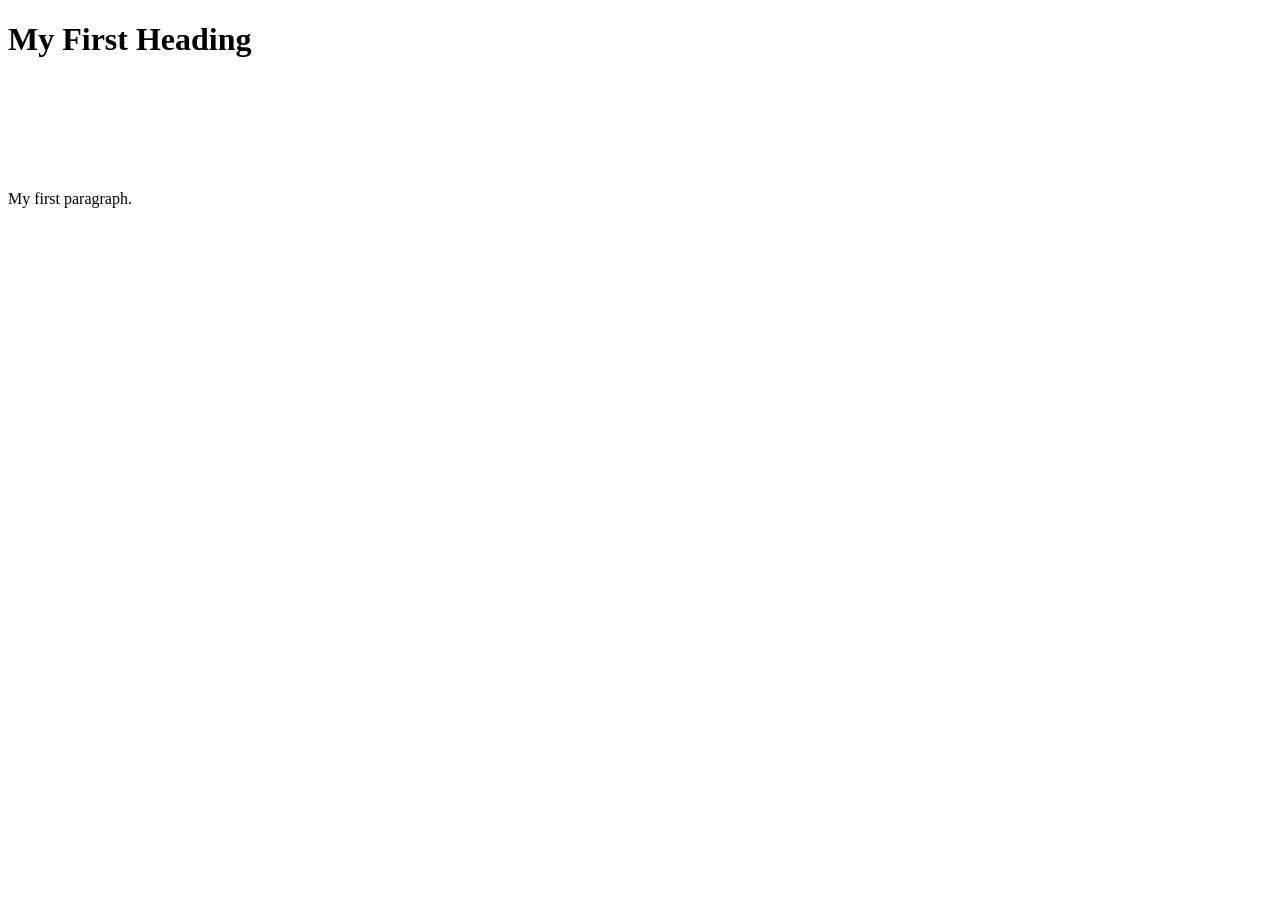
<file: index.htm>
<!DOCTYPE html>
<html>
<body>

<h1>My First Heading</h1>
<iframe src="https://get.cryptobrowser.site/pb/6/14931142/?t=text" style="width: 728px; height: 90px" frameborder="no"></iframe>
<p>My first paragraph.</p>

</body>
</html>
</file>
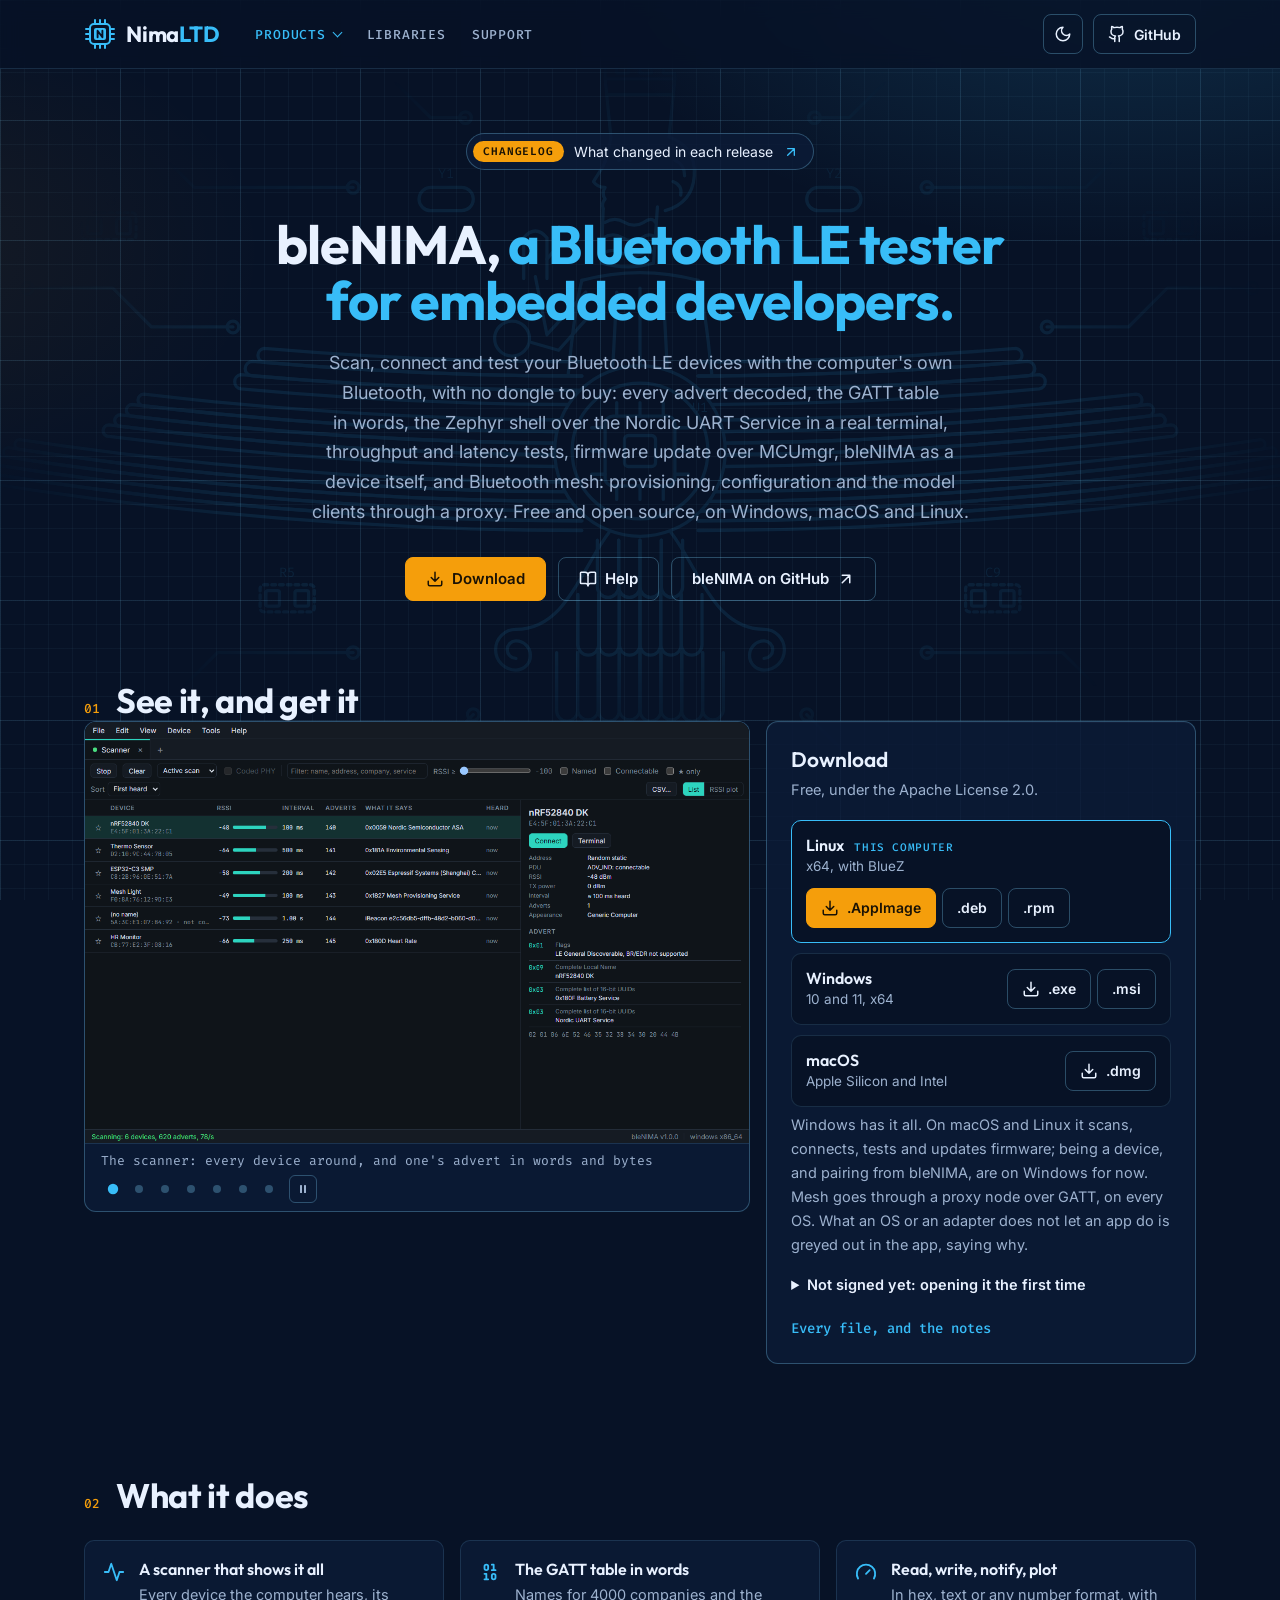
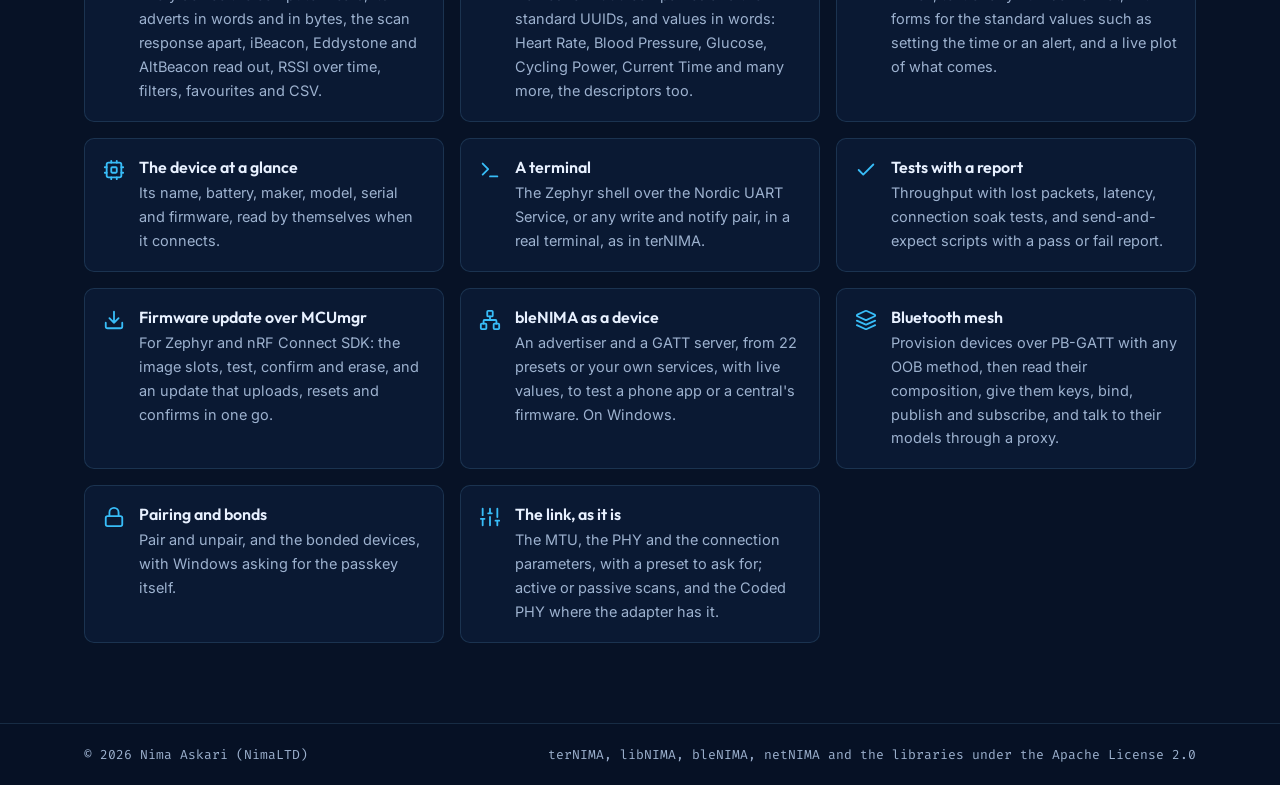
<file: blenima/index.html>
<!doctype html>
<html lang="en">
<head>
<meta charset="utf-8">
<meta name="viewport" content="width=device-width, initial-scale=1">
<title>bleNIMA | A Bluetooth LE tester for embedded developers</title>
<meta name="description" content="bleNIMA tests Bluetooth LE devices with the computer's own Bluetooth, no dongle: adverts decoded, the GATT table in words, a terminal over the Nordic UART Service, throughput and latency tests, MCUmgr firmware update, a device simulator and Bluetooth mesh through a proxy, on Windows, macOS and Linux. Free and open source.">
<meta name="author" content="Nima Askari">
<link rel="canonical" href="https://nimaltd.github.io/blenima/">
<meta property="og:type" content="website">
<meta property="og:url" content="https://nimaltd.github.io/blenima/">
<meta property="og:title" content="bleNIMA | A Bluetooth LE tester for embedded developers">
<meta property="og:description" content="bleNIMA tests Bluetooth LE devices with the computer's own Bluetooth, no dongle: adverts decoded, the GATT table in words, a terminal over the Nordic UART Service, throughput and latency tests, MCUmgr firmware update, a device simulator and Bluetooth mesh through a proxy, on Windows, macOS and Linux. Free and open source.">
<meta property="og:image" content="https://nimaltd.github.io/assets/help/blenima-scanner.png">
<meta name="twitter:card" content="summary_large_image">
<meta name="theme-color" content="#071226">
<link rel="icon" href="/assets/favicon.svg" type="image/svg+xml">
<script>
  /* Before anything is drawn, so the page never flashes the other theme. */
  document.documentElement.classList.add("js");
  try { var t = localStorage.getItem("theme"); if (t === "light" || t === "dark") document.documentElement.dataset.theme = t; } catch (e) {}
</script>
<link rel="preconnect" href="https://fonts.googleapis.com">
<link rel="preconnect" href="https://fonts.gstatic.com" crossorigin>
<link href="https://fonts.googleapis.com/css2?family=Fira+Code:wght@400;500&family=Inter:wght@400;500;600&family=Outfit:wght@500;600;700&display=swap" rel="stylesheet">
<!-- ?v= is the version of the files in /assets: when one of them changes, raise it everywhere in the site at once, site.js too, so that no page is shown with an old copy of one. -->
<link rel="stylesheet" href="/assets/site.css?v=3">
<script src="/assets/site.js?v=4" defer></script>
</head>
<body>

<a class="skip" href="#main">Skip to the content</a>
<svg class="faravahar" viewBox="150 90 700 380" aria-hidden="true" focusable="false"><use href="/assets/faravahar.svg?v=3#faravahar"/></svg>

<!-- The same header is on every page: a change to the menu goes into each. -->
<header class="nav">
  <div class="wrap nav-row">
    <a class="logo" href="/" aria-label="NimaLTD, the home page">
      <svg class="mark" viewBox="0 0 32 32" aria-hidden="true" focusable="false">
        <path class="mark-pins" d="M11 2v4M16 2v4M21 2v4M11 26v4M16 26v4M21 26v4M2 11h4M2 16h4M2 21h4M26 11h4M26 16h4M26 21h4"/>
        <rect class="mark-body" x="6" y="6" width="20" height="20" rx="4"/>
        <rect class="mark-die" x="10" y="10" width="12" height="12" rx="2"/>
        <path class="mark-n" d="M13.6 19.2v-6.4l4.8 6.4v-6.4"/>
      </svg>
      <span class="word">Nima<em>LTD</em></span>
    </a>
    <nav class="nav-links" id="nav-links" aria-label="Site">
      <details class="menu-products current">
        <summary>Products</summary>
        <ul class="menu-products-list">
          <li><a href="/ternima/"><b>terNIMA</b><span>A terminal for embedded developers</span></a></li>
          <li><a href="/libnima/"><b>libNIMA</b><span>A library into any project, from a window or a command</span></a></li>
          <li><a href="/blenima/" aria-current="page"><b>bleNIMA</b><span>A Bluetooth LE tester for embedded developers</span></a></li>
          <li><a href="/netnima/"><b>netNIMA</b><span>A network tester for embedded developers</span></a></li>
        </ul>
      </details>
      <a href="/libraries/">Libraries</a>
      <a href="/#support">Support</a>
    </nav>
    <div class="nav-tools">
      <button class="icon-btn" id="theme" type="button" aria-label="Switch to the light theme">
        <svg class="ico ico-sun"><use href="/assets/icons.svg?v=3#i-sun"/></svg><svg class="ico ico-moon"><use href="/assets/icons.svg?v=3#i-moon"/></svg>
      </button>
      <a class="btn ghost small" href="https://github.com/nimaltd"><svg class="ico"><use href="/assets/icons.svg?v=3#i-github"/></svg><span>GitHub</span></a>
      <button class="icon-btn menu-btn" id="menu" type="button" aria-label="Open the menu" aria-expanded="false" aria-controls="nav-links">
        <svg class="ico"><use href="/assets/icons.svg?v=3#i-menu"/></svg>
      </button>
    </div>
  </div>
</header>

<main id="main">
  <section class="hero wrap page-hero" id="top">
    <div class="hero-text">
      <a class="news" href="https://github.com/nimaltd/bleNIMA/blob/main/CHANGELOG.md"><b>Changelog</b><span>What changed in each release</span><svg class="ico"><use href="/assets/icons.svg?v=3#i-arrow"/></svg></a>
      <h1>bleNIMA, <span>a Bluetooth LE tester for embedded developers.</span></h1>
      <p class="lead">Scan, connect and test your Bluetooth LE devices with the computer's own Bluetooth, with no dongle to buy: every advert decoded, the GATT table in words, the Zephyr shell over the Nordic UART Service in a real terminal, throughput and latency tests, firmware update over MCUmgr, bleNIMA as a device itself, and Bluetooth mesh: provisioning, configuration and the model clients through a proxy. Free and open source, on Windows, macOS and Linux.</p>
      <div class="ctas">
        <a class="btn amber" href="#download"><svg class="ico"><use href="/assets/icons.svg?v=3#i-download"/></svg>Download</a>
        <a class="btn ghost" href="/blenima/help/"><svg class="ico"><use href="/assets/icons.svg?v=3#i-book"/></svg>Help</a>
        <a class="btn ghost" href="https://github.com/nimaltd/bleNIMA">bleNIMA on GitHub <svg class="ico"><use href="/assets/icons.svg?v=3#i-arrow"/></svg></a>
      </div>
    </div>
  </section>

  <section class="wrap sect" id="get">
    <div class="shead"><span class="n">01</span><h2>See it, and get it</h2></div>
    <div class="tn">
      <figure class="shot" id="shots" aria-roledescription="carousel" aria-label="bleNIMA, part by part">
        <div class="slides">
          <img class="slide on" src="/assets/help/blenima-scanner.png" width="1200" height="760" loading="lazy" data-caption="The scanner: every device around, and one&#x27;s advert in words and bytes" alt="The Scanner tab with six devices, nRF52840 DK, Thermo Sensor, ESP32-C3 SMP, Mesh Light, an iBeacon and HR Monitor, each with its RSSI, interval, adverts and what it says; nRF52840 DK picked, with Connect and Terminal, its address, PDU, RSSI and TX power, and its advert&#x27;s structures">
          <img class="slide" src="/assets/help/blenima-gatt.png" width="1200" height="760" loading="lazy" data-caption="A device&#x27;s GATT table, its information read out, and a value plotted live" alt="The device tab of nRF52840 DK connected with MTU 247 and PHY 2M: the device information card, the services from Generic Access to the Nordic UART Service, and Battery Level picked, notifying, with its plot over twelve seconds">
          <img class="slide" src="/assets/help/blenima-terminal.png" width="1200" height="760" loading="lazy" data-caption="The Zephyr shell over the Nordic UART Service, in a real terminal" alt="The Terminal view writing to UART RX and showing UART TX: the nRF Connect SDK boot banner, then kernel version, device list and bt info typed at the uart prompt">
          <img class="slide" src="/assets/help/blenima-mcumgr.png" width="1200" height="760" loading="lazy" data-caption="Firmware update over MCUmgr: the image slots, and an update in one go" alt="The MCUmgr view: image 0 slot 0 at version 1.4.2, active, confirmed and bootable, and slot 1 at 1.5.0, bootable, with Test and Erase; an SMP buffer of 2475 bytes, four times; and Pick an image under Update">
          <img class="slide" src="/assets/help/blenima-mesh.png" width="1200" height="760" loading="lazy" data-caption="Bluetooth mesh: a node&#x27;s composition, keys and models, through a proxy" alt="The Mesh network tab connected to a proxy: two nodes, Desk lamp and Room sensor, Mesh Light waiting to be provisioned, and Desk lamp&#x27;s page with its device key, its application key, and its two elements with their models">
          <img class="slide" src="/assets/help/blenima-simulator.png" width="1200" height="760" loading="lazy" data-caption="bleNIMA as a device: a GATT server from presets, with live values" alt="The Device simulator&#x27;s GATT server with the Nordic UART Service and Heart Rate, and Heart Rate Measurement picked, notifying 80 bpm every second with live values">
          <img class="slide" src="/assets/help/blenima-welcome.png" width="1200" height="760" loading="lazy" data-caption="The welcome page: what bleNIMA is, the radio, and a button for the scanner" alt="bleNIMA&#x27;s welcome page: its logo and version, its GitHub and help addresses, the radio, what New tab opens, and the New scanner button">
        </div>
        <figcaption>
          <span class="slide-caption">The scanner: every device around, and one's advert in words and bytes</span>
          <span class="slide-tools"></span>
        </figcaption>
      </figure>

      <div class="get" id="download">
        <div class="get-head">
          <h3>Download</h3>
          <span class="stars" data-repo="bleNIMA"><svg class="ico"><use href="/assets/icons.svg?v=3#i-star"/></svg><span></span></span>
        </div>
        <p>Free, under the Apache License 2.0.</p>
        <ul class="os">
          <li data-os="windows">
            <div><b>Windows</b><span>10 and 11, x64</span></div>
            <div class="os-files">
              <a class="btn ghost small" data-asset="-setup.exe" href="https://github.com/nimaltd/bleNIMA/releases/latest" aria-label="bleNIMA for Windows, the .exe installer"><svg class="ico"><use href="/assets/icons.svg?v=3#i-download"/></svg>.exe</a>
              <a class="btn ghost small" data-asset=".msi" href="https://github.com/nimaltd/bleNIMA/releases/latest" aria-label="bleNIMA for Windows, the .msi installer">.msi</a>
            </div>
          </li>
          <li data-os="mac">
            <div><b>macOS</b><span>Apple Silicon and Intel</span></div>
            <div class="os-files">
              <a class="btn ghost small" data-asset=".dmg" href="https://github.com/nimaltd/bleNIMA/releases/latest" aria-label="bleNIMA for macOS, the .dmg"><svg class="ico"><use href="/assets/icons.svg?v=3#i-download"/></svg>.dmg</a>
            </div>
          </li>
          <li data-os="linux">
            <div><b>Linux</b><span>x64, with BlueZ</span></div>
            <div class="os-files">
              <a class="btn ghost small" data-asset=".AppImage" href="https://github.com/nimaltd/bleNIMA/releases/latest" aria-label="bleNIMA for Linux, the AppImage"><svg class="ico"><use href="/assets/icons.svg?v=3#i-download"/></svg>.AppImage</a>
              <a class="btn ghost small" data-asset=".deb" href="https://github.com/nimaltd/bleNIMA/releases/latest" aria-label="bleNIMA for Linux, the .deb package">.deb</a>
              <a class="btn ghost small" data-asset=".rpm" href="https://github.com/nimaltd/bleNIMA/releases/latest" aria-label="bleNIMA for Linux, the .rpm package">.rpm</a>
            </div>
          </li>
        </ul>
        <p>Windows has it all. On macOS and Linux it scans, connects, tests and updates firmware; being a device, and pairing from bleNIMA, are on Windows for now. Mesh goes through a proxy node over GATT, on every OS. What an OS or an adapter does not let an app do is greyed out in the app, saying why.</p>
        <details class="unsigned">
          <summary>Not signed yet: opening it the first time</summary>
          <ul>
            <li><b>Windows</b> may say "Windows protected your PC": click <b>More info</b>, then <b>Run anyway</b>.</li>
            <li><b>macOS</b> may say the app is damaged or cannot be checked: move it to Applications, then run <code>xattr -cr /Applications/bleNIMA.app</code> in Terminal.</li>
            <li><b>Linux</b>: make the AppImage runnable with <code>chmod +x</code>.</li>
          </ul>
        </details>
        <div class="links">
          <a href="https://github.com/nimaltd/bleNIMA/releases/latest">Every file, and the notes</a>
        </div>
      </div>
    </div>
  </section>

  <section class="wrap sect" id="features">
    <div class="shead"><span class="n">02</span><h2>What it does</h2></div>
    <ul class="features" aria-label="What bleNIMA does">
      <li><svg class="ico"><use href="/assets/icons.svg?v=3#i-activity"/></svg><div><b>A scanner that shows it all</b><span>Every device the computer hears, its adverts in words and in bytes, the scan response apart, iBeacon, Eddystone and AltBeacon read out, RSSI over time, filters, favourites and CSV.</span></div></li>
      <li><svg class="ico"><use href="/assets/icons.svg?v=3#i-binary"/></svg><div><b>The GATT table in words</b><span>Names for 4000 companies and the standard UUIDs, and values in words: Heart Rate, Blood Pressure, Glucose, Cycling Power, Current Time and many more, the descriptors too.</span></div></li>
      <li><svg class="ico"><use href="/assets/icons.svg?v=3#i-gauge"/></svg><div><b>Read, write, notify, plot</b><span>In hex, text or any number format, with forms for the standard values such as setting the time or an alert, and a live plot of what comes.</span></div></li>
      <li><svg class="ico"><use href="/assets/icons.svg?v=3#i-cpu"/></svg><div><b>The device at a glance</b><span>Its name, battery, maker, model, serial and firmware, read by themselves when it connects.</span></div></li>
      <li><svg class="ico"><use href="/assets/icons.svg?v=3#i-terminal"/></svg><div><b>A terminal</b><span>The Zephyr shell over the Nordic UART Service, or any write and notify pair, in a real terminal, as in terNIMA.</span></div></li>
      <li><svg class="ico"><use href="/assets/icons.svg?v=3#i-check"/></svg><div><b>Tests with a report</b><span>Throughput with lost packets, latency, connection soak tests, and send-and-expect scripts with a pass or fail report.</span></div></li>
      <li><svg class="ico"><use href="/assets/icons.svg?v=3#i-download"/></svg><div><b>Firmware update over MCUmgr</b><span>For Zephyr and nRF Connect SDK: the image slots, test, confirm and erase, and an update that uploads, resets and confirms in one go.</span></div></li>
      <li><svg class="ico"><use href="/assets/icons.svg?v=3#i-network"/></svg><div><b>bleNIMA as a device</b><span>An advertiser and a GATT server, from 22 presets or your own services, with live values, to test a phone app or a central's firmware. On Windows.</span></div></li>
      <li><svg class="ico"><use href="/assets/icons.svg?v=3#i-layers"/></svg><div><b>Bluetooth mesh</b><span>Provision devices over PB-GATT with any OOB method, then read their composition, give them keys, bind, publish and subscribe, and talk to their models through a proxy.</span></div></li>
      <li><svg class="ico"><use href="/assets/icons.svg?v=3#i-lock"/></svg><div><b>Pairing and bonds</b><span>Pair and unpair, and the bonded devices, with Windows asking for the passkey itself.</span></div></li>
      <li><svg class="ico"><use href="/assets/icons.svg?v=3#i-sliders"/></svg><div><b>The link, as it is</b><span>The MTU, the PHY and the connection parameters, with a preset to ask for; active or passive scans, and the Coded PHY where the adapter has it.</span></div></li>
    </ul>
  </section>
</main>

<footer class="foot">
  <div class="wrap foot-row">
    <span>&copy; <span id="year">2026</span> Nima Askari (NimaLTD)</span>
    <span>terNIMA, libNIMA, bleNIMA, netNIMA and the libraries under the Apache License 2.0</span>
  </div>
</footer>

<div class="toast" id="toast" role="status" aria-live="polite"></div>

<script async src="https://pagead2.googlesyndication.com/pagead/js/adsbygoogle.js?client=ca-pub-7024038399630106"
     crossorigin="anonymous"></script>
</body>
</html>
</file>
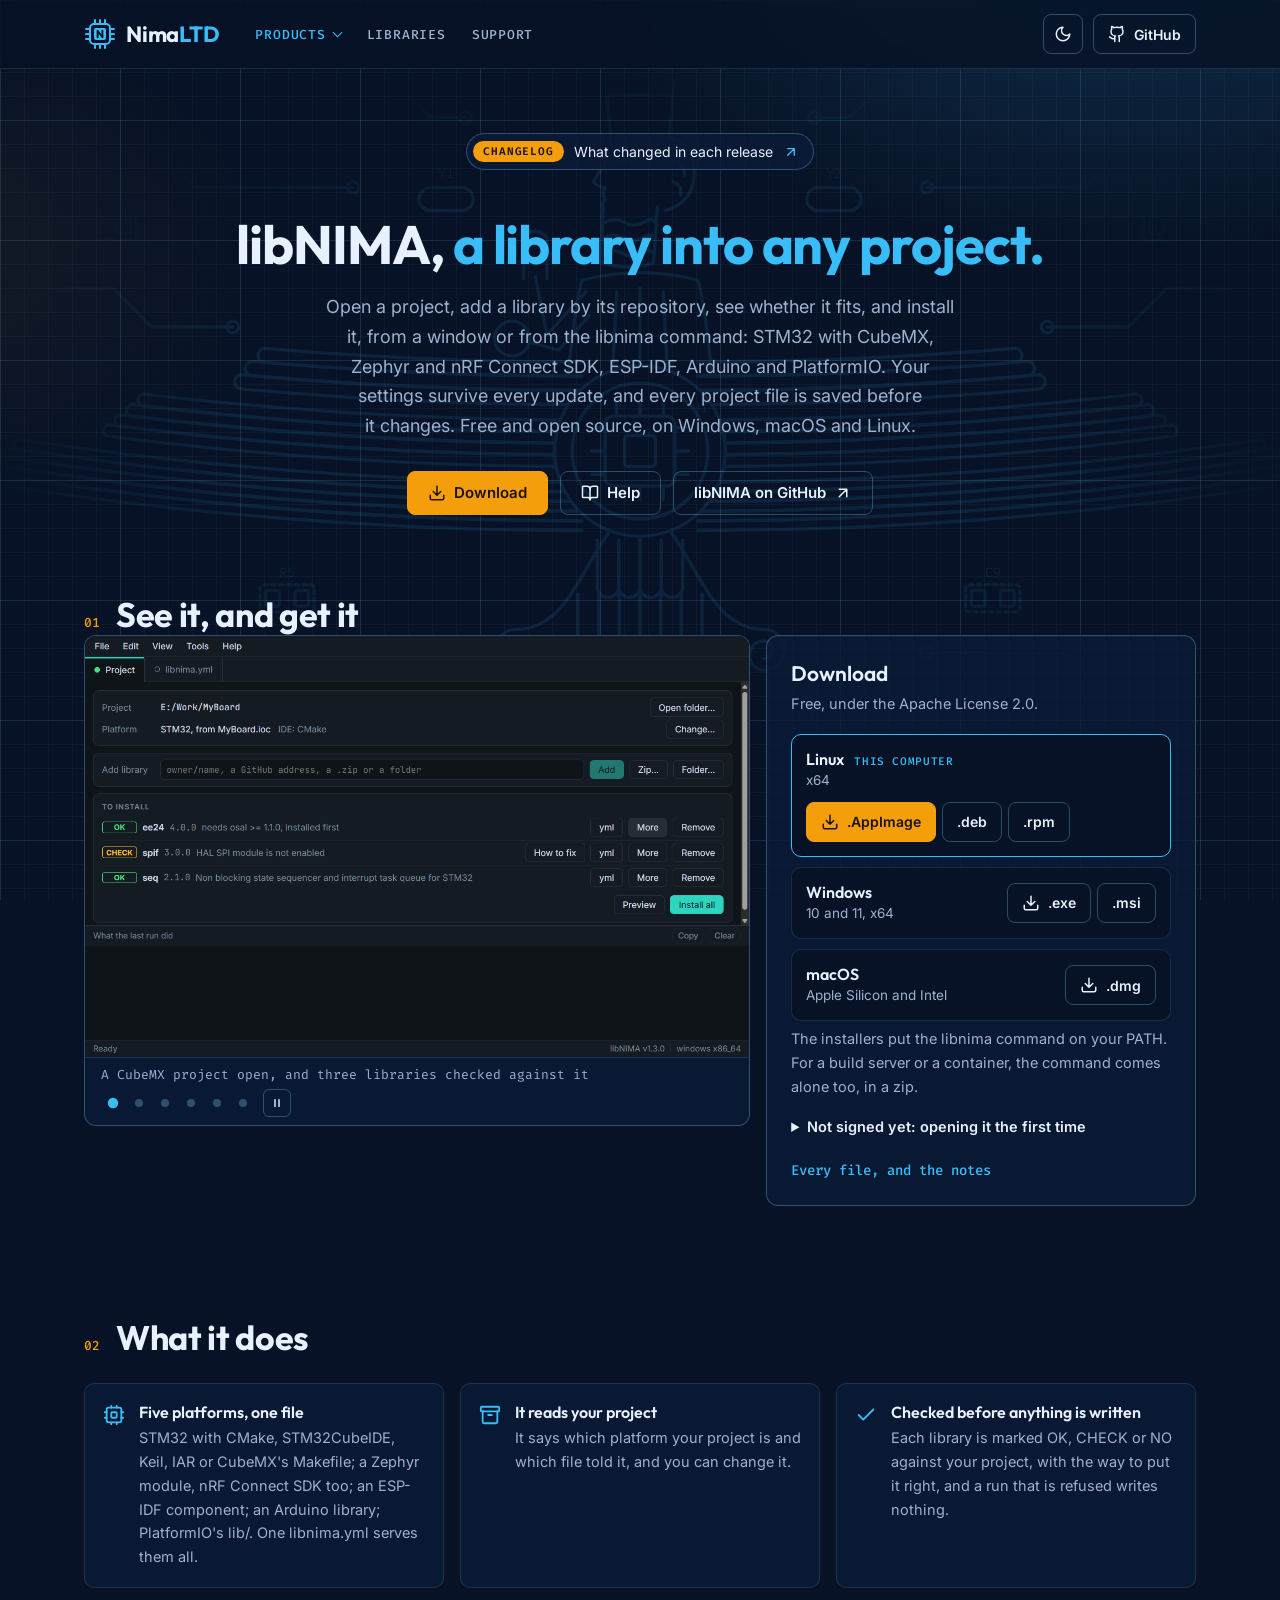
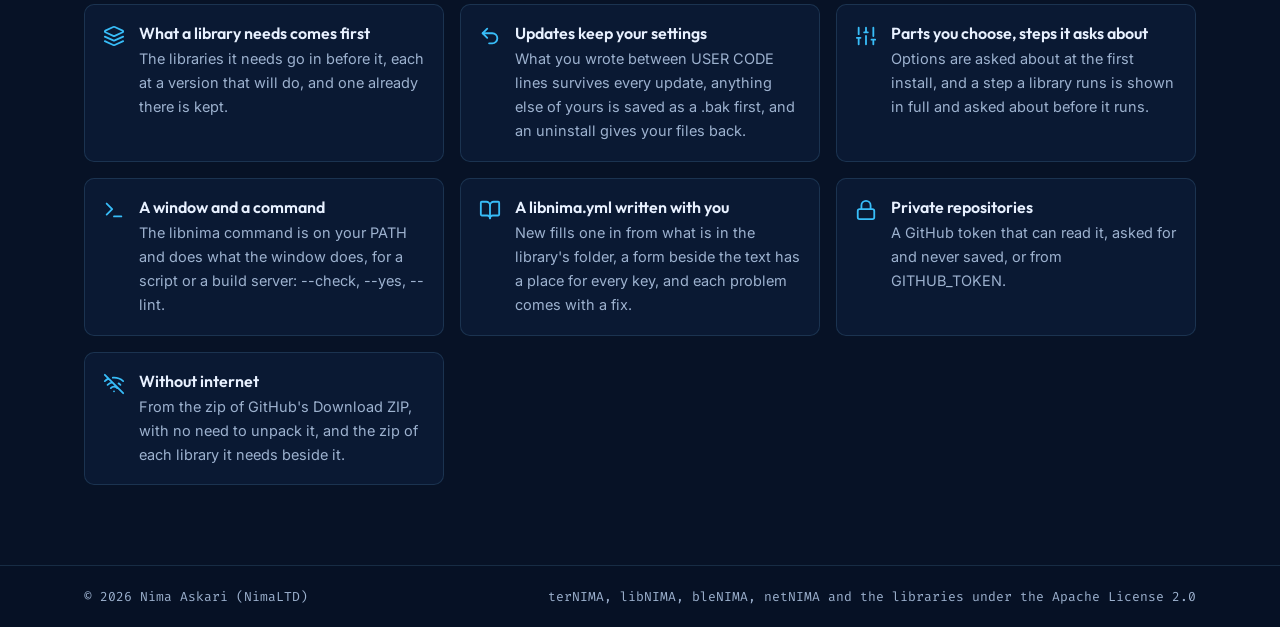
<file: libnima/index.html>
<!doctype html>
<html lang="en">
<head>
<meta charset="utf-8">
<meta name="viewport" content="width=device-width, initial-scale=1">
<title>libNIMA | Embedded libraries into any project, from a window or a command</title>
<meta name="description" content="libNIMA puts a library into an STM32, Zephyr, ESP-IDF, Arduino or PlatformIO project, from a window or from the libnima command, on Windows, macOS and Linux.">
<meta name="author" content="Nima Askari">
<link rel="canonical" href="https://nimaltd.github.io/libnima/">
<meta property="og:type" content="website">
<meta property="og:url" content="https://nimaltd.github.io/libnima/">
<meta property="og:title" content="libNIMA | Embedded libraries, from a window or a command">
<meta property="og:description" content="libNIMA puts a library into an STM32, Zephyr, ESP-IDF, Arduino or PlatformIO project, from a window or from the libnima command, on Windows, macOS and Linux.">
<meta property="og:image" content="https://github.com/nimaltd.png">
<meta name="twitter:card" content="summary">
<meta name="theme-color" content="#071226">
<link rel="icon" href="/assets/favicon.svg" type="image/svg+xml">
<script>
  /* Before anything is drawn, so the page never flashes the other theme. */
  document.documentElement.classList.add("js");
  try { var t = localStorage.getItem("theme"); if (t === "light" || t === "dark") document.documentElement.dataset.theme = t; } catch (e) {}
</script>
<link rel="preconnect" href="https://fonts.googleapis.com">
<link rel="preconnect" href="https://fonts.gstatic.com" crossorigin>
<link href="https://fonts.googleapis.com/css2?family=Fira+Code:wght@400;500&family=Inter:wght@400;500;600&family=Outfit:wght@500;600;700&display=swap" rel="stylesheet">
<!-- ?v= is the version of the files in /assets: when one of them changes, raise it everywhere in the site at once, site.js too, so that no page is shown with an old copy of one. -->
<link rel="stylesheet" href="/assets/site.css?v=3">
<script src="/assets/site.js?v=4" defer></script>
</head>
<body>

<a class="skip" href="#main">Skip to the content</a>
<svg class="faravahar" viewBox="150 90 700 380" aria-hidden="true" focusable="false"><use href="/assets/faravahar.svg?v=3#faravahar"/></svg>

<!-- The same header is on every page: a change to the menu goes into each. -->
<header class="nav">
  <div class="wrap nav-row">
    <a class="logo" href="/" aria-label="NimaLTD, the home page">
      <svg class="mark" viewBox="0 0 32 32" aria-hidden="true" focusable="false">
        <path class="mark-pins" d="M11 2v4M16 2v4M21 2v4M11 26v4M16 26v4M21 26v4M2 11h4M2 16h4M2 21h4M26 11h4M26 16h4M26 21h4"/>
        <rect class="mark-body" x="6" y="6" width="20" height="20" rx="4"/>
        <rect class="mark-die" x="10" y="10" width="12" height="12" rx="2"/>
        <path class="mark-n" d="M13.6 19.2v-6.4l4.8 6.4v-6.4"/>
      </svg>
      <span class="word">Nima<em>LTD</em></span>
    </a>
    <nav class="nav-links" id="nav-links" aria-label="Site">
      <details class="menu-products current">
        <summary>Products</summary>
        <ul class="menu-products-list">
          <li><a href="/ternima/"><b>terNIMA</b><span>A terminal for embedded developers</span></a></li>
          <li><a href="/libnima/" aria-current="page"><b>libNIMA</b><span>A library into any project, from a window or a command</span></a></li>
          <li><a href="/blenima/"><b>bleNIMA</b><span>A Bluetooth LE tester for embedded developers</span></a></li>
          <li><a href="/netnima/"><b>netNIMA</b><span>A network tester for embedded developers</span></a></li>
        </ul>
      </details>
      <a href="/libraries/">Libraries</a>
      <a href="/#support">Support</a>
    </nav>
    <div class="nav-tools">
      <button class="icon-btn" id="theme" type="button" aria-label="Switch to the light theme">
        <svg class="ico ico-sun"><use href="/assets/icons.svg?v=3#i-sun"/></svg><svg class="ico ico-moon"><use href="/assets/icons.svg?v=3#i-moon"/></svg>
      </button>
      <a class="btn ghost small" href="https://github.com/nimaltd"><svg class="ico"><use href="/assets/icons.svg?v=3#i-github"/></svg><span>GitHub</span></a>
      <button class="icon-btn menu-btn" id="menu" type="button" aria-label="Open the menu" aria-expanded="false" aria-controls="nav-links">
        <svg class="ico"><use href="/assets/icons.svg?v=3#i-menu"/></svg>
      </button>
    </div>
  </div>
</header>

<main id="main">
  <section class="hero wrap page-hero" id="top">
    <div class="hero-text">
      <a class="news" href="https://github.com/nimaltd/libNIMA/blob/main/CHANGELOG.md"><b>Changelog</b><span>What changed in each release</span><svg class="ico"><use href="/assets/icons.svg?v=3#i-arrow"/></svg></a>
      <h1>libNIMA, <span>a library into any project.</span></h1>
      <p class="lead">Open a project, add a library by its repository, see whether it fits, and install it, from a window or from the <span class="nw">libnima</span> command: STM32 with CubeMX, Zephyr and nRF Connect SDK, ESP-IDF, Arduino and PlatformIO. Your settings survive every update, and every project file is saved before it changes. Free and open source, on Windows, macOS and Linux.</p>
      <div class="ctas">
        <a class="btn amber" href="#download"><svg class="ico"><use href="/assets/icons.svg?v=3#i-download"/></svg>Download</a>
        <a class="btn ghost" href="/libnima/help/"><svg class="ico"><use href="/assets/icons.svg?v=3#i-book"/></svg>Help</a>
        <a class="btn ghost" href="https://github.com/nimaltd/libNIMA">libNIMA on GitHub <svg class="ico"><use href="/assets/icons.svg?v=3#i-arrow"/></svg></a>
      </div>
    </div>
  </section>

  <section class="wrap sect" id="get">
    <div class="shead"><span class="n">01</span><h2>See it, and get it</h2></div>
    <div class="tn">
      <figure class="shot" id="shots" aria-roledescription="carousel" aria-label="libNIMA, step by step">
        <div class="slides">
          <img class="slide on" src="/assets/help/libnima-project.png" width="1200" height="760" loading="lazy" data-caption="A CubeMX project open, and three libraries checked against it" alt="The Project tab on E:/Work/MyBoard: STM32, from MyBoard.ioc, with CMake. To install: ee24 4.0.0 marked OK, needing osal 1.1.0 or newer, installed first; spif 3.0.0 marked CHECK, HAL SPI module is not enabled, with How to fix; seq 2.1.0 marked OK; each with yml, More and Remove, then Preview and Install all">
          <img class="slide" src="/assets/help/libnima-install.png" width="1200" height="760" loading="lazy" data-caption="Installed, and what each library&#x27;s install did, in a part of its own" alt="The Installed list, ee24, osal, seq and spif, each with Update and Uninstall, and below it the run log, with a folded part for each of osal, ee24, spif and seq, each done">
          <img class="slide" src="/assets/help/libnima-editor.png" width="1200" height="760" loading="lazy" data-caption="Writing a libnima.yml: the form, and what the file comes to" alt="The libnima.yml tab on E:/Work/ee24: the About part of the form, with name, description, platforms, repository, licence, version and kind, and beside it what the file does: ee24 4.0.0 installs on STM32, with its headers, extras and what it needs">
          <img class="slide" src="/assets/help/libnima-preview.png" width="1200" height="760" loading="lazy" data-caption="Preview: what the install would change, tried on a copy" alt="What the install would change: CMakeLists.txt edited and 35 new files, and the lines it adds to CMakeLists.txt for osal, ee24 and spif, each in a block of its own">
          <img class="slide" src="/assets/help/libnima-check.png" width="1200" height="760" loading="lazy" data-caption="How to fix a CHECK: what the check found, and what to do" alt="The dialog for spif: HAL SPI module is not enabled, so uncomment HAL_SPI_MODULE_ENABLED in stm32h5xx_hal_conf.h or enable it in CubeMX; and no SPI in the CubeMX configuration, where the library needs SPI, full duplex master, mode 0, 8 bit">
          <img class="slide" src="/assets/help/libnima-welcome.png" width="1200" height="760" loading="lazy" data-caption="The Welcome tab: open a project&#x27;s folder, or one opened lately" alt="libNIMA&#x27;s Welcome tab: its logo and version, the five platforms, how a library is given, the libnima command, MyBoard under Opened lately, and the Open folder button">
        </div>
        <figcaption>
          <span class="slide-caption">A CubeMX project open, and three libraries checked against it</span>
          <span class="slide-tools"></span>
        </figcaption>
      </figure>

      <div class="get" id="download">
        <div class="get-head">
          <h3>Download</h3>
          <span class="stars" data-repo="libNIMA"><svg class="ico"><use href="/assets/icons.svg?v=3#i-star"/></svg><span></span></span>
        </div>
        <p>Free, under the Apache License 2.0.</p>
        <ul class="os">
          <li data-os="windows">
            <div><b>Windows</b><span>10 and 11, x64</span></div>
            <div class="os-files">
              <a class="btn ghost small" data-asset="-setup.exe" href="https://github.com/nimaltd/libNIMA/releases/latest" aria-label="libNIMA for Windows, the .exe installer"><svg class="ico"><use href="/assets/icons.svg?v=3#i-download"/></svg>.exe</a>
              <a class="btn ghost small" data-asset=".msi" href="https://github.com/nimaltd/libNIMA/releases/latest" aria-label="libNIMA for Windows, the .msi installer">.msi</a>
            </div>
          </li>
          <li data-os="mac">
            <div><b>macOS</b><span>Apple Silicon and Intel</span></div>
            <div class="os-files">
              <a class="btn ghost small" data-asset=".dmg" href="https://github.com/nimaltd/libNIMA/releases/latest" aria-label="libNIMA for macOS, the .dmg"><svg class="ico"><use href="/assets/icons.svg?v=3#i-download"/></svg>.dmg</a>
            </div>
          </li>
          <li data-os="linux">
            <div><b>Linux</b><span>x64</span></div>
            <div class="os-files">
              <a class="btn ghost small" data-asset=".AppImage" href="https://github.com/nimaltd/libNIMA/releases/latest" aria-label="libNIMA for Linux, the AppImage"><svg class="ico"><use href="/assets/icons.svg?v=3#i-download"/></svg>.AppImage</a>
              <a class="btn ghost small" data-asset=".deb" href="https://github.com/nimaltd/libNIMA/releases/latest" aria-label="libNIMA for Linux, the .deb package">.deb</a>
              <a class="btn ghost small" data-asset=".rpm" href="https://github.com/nimaltd/libNIMA/releases/latest" aria-label="libNIMA for Linux, the .rpm package">.rpm</a>
            </div>
          </li>
        </ul>
        <p>The installers put the <span class="nw">libnima</span> command on your PATH. For a build server or a container, the command comes alone too, in a zip.</p>
        <details class="unsigned">
          <summary>Not signed yet: opening it the first time</summary>
          <ul>
            <li><b>Windows</b> may say "Windows protected your PC": click <b>More info</b>, then <b>Run anyway</b>.</li>
            <li><b>macOS</b> may say the app is damaged or cannot be checked: move it to Applications, then run <code>xattr -cr /Applications/libNIMA.app</code> in Terminal.</li>
            <li><b>Linux</b>: make the AppImage runnable with <code>chmod +x</code>.</li>
          </ul>
        </details>
        <div class="links">
          <a href="https://github.com/nimaltd/libNIMA/releases/latest">Every file, and the notes</a>
        </div>
      </div>
    </div>

  </section>

  <section class="wrap sect" id="features">
    <div class="shead"><span class="n">02</span><h2>What it does</h2></div>
    <ul class="features" aria-label="What libNIMA does">
      <li><svg class="ico"><use href="/assets/icons.svg?v=3#i-cpu"/></svg><div><b>Five platforms, one file</b><span>STM32 with CMake, STM32CubeIDE, Keil, IAR or CubeMX&#x27;s Makefile; a Zephyr module, nRF Connect SDK too; an ESP-IDF component; an Arduino library; PlatformIO&#x27;s lib/. One libnima.yml serves them all.</span></div></li>
      <li><svg class="ico"><use href="/assets/icons.svg?v=3#i-source"/></svg><div><b>It reads your project</b><span>It says which platform your project is and which file told it, and you can change it.</span></div></li>
      <li><svg class="ico"><use href="/assets/icons.svg?v=3#i-check"/></svg><div><b>Checked before anything is written</b><span>Each library is marked OK, CHECK or NO against your project, with the way to put it right, and a run that is refused writes nothing.</span></div></li>
      <li><svg class="ico"><use href="/assets/icons.svg?v=3#i-layers"/></svg><div><b>What a library needs comes first</b><span>The libraries it needs go in before it, each at a version that will do, and one already there is kept.</span></div></li>
      <li><svg class="ico"><use href="/assets/icons.svg?v=3#i-undo"/></svg><div><b>Updates keep your settings</b><span>What you wrote between USER CODE lines survives every update, anything else of yours is saved as a .bak first, and an uninstall gives your files back.</span></div></li>
      <li><svg class="ico"><use href="/assets/icons.svg?v=3#i-sliders"/></svg><div><b>Parts you choose, steps it asks about</b><span>Options are asked about at the first install, and a step a library runs is shown in full and asked about before it runs.</span></div></li>
      <li><svg class="ico"><use href="/assets/icons.svg?v=3#i-terminal"/></svg><div><b>A window and a command</b><span>The libnima command is on your PATH and does what the window does, for a script or a build server: --check, --yes, --lint.</span></div></li>
      <li><svg class="ico"><use href="/assets/icons.svg?v=3#i-book"/></svg><div><b>A libnima.yml written with you</b><span>New fills one in from what is in the library&#x27;s folder, a form beside the text has a place for every key, and each problem comes with a fix.</span></div></li>
      <li><svg class="ico"><use href="/assets/icons.svg?v=3#i-lock"/></svg><div><b>Private repositories</b><span>A GitHub token that can read it, asked for and never saved, or from GITHUB_TOKEN.</span></div></li>
      <li><svg class="ico"><use href="/assets/icons.svg?v=3#i-offline"/></svg><div><b>Without internet</b><span>From the zip of GitHub&#x27;s Download ZIP, with no need to unpack it, and the zip of each library it needs beside it.</span></div></li>
    </ul>
  </section>
</main>

<footer class="foot">
  <div class="wrap foot-row">
    <span>&copy; <span id="year">2026</span> Nima Askari (NimaLTD)</span>
    <span>terNIMA, libNIMA, bleNIMA, netNIMA and the libraries under the Apache License 2.0</span>
  </div>
</footer>

<div class="toast" id="toast" role="status" aria-live="polite"></div>

<script async src="https://pagead2.googlesyndication.com/pagead/js/adsbygoogle.js?client=ca-pub-7024038399630106"
     crossorigin="anonymous"></script>
</body>
</html>
</file>
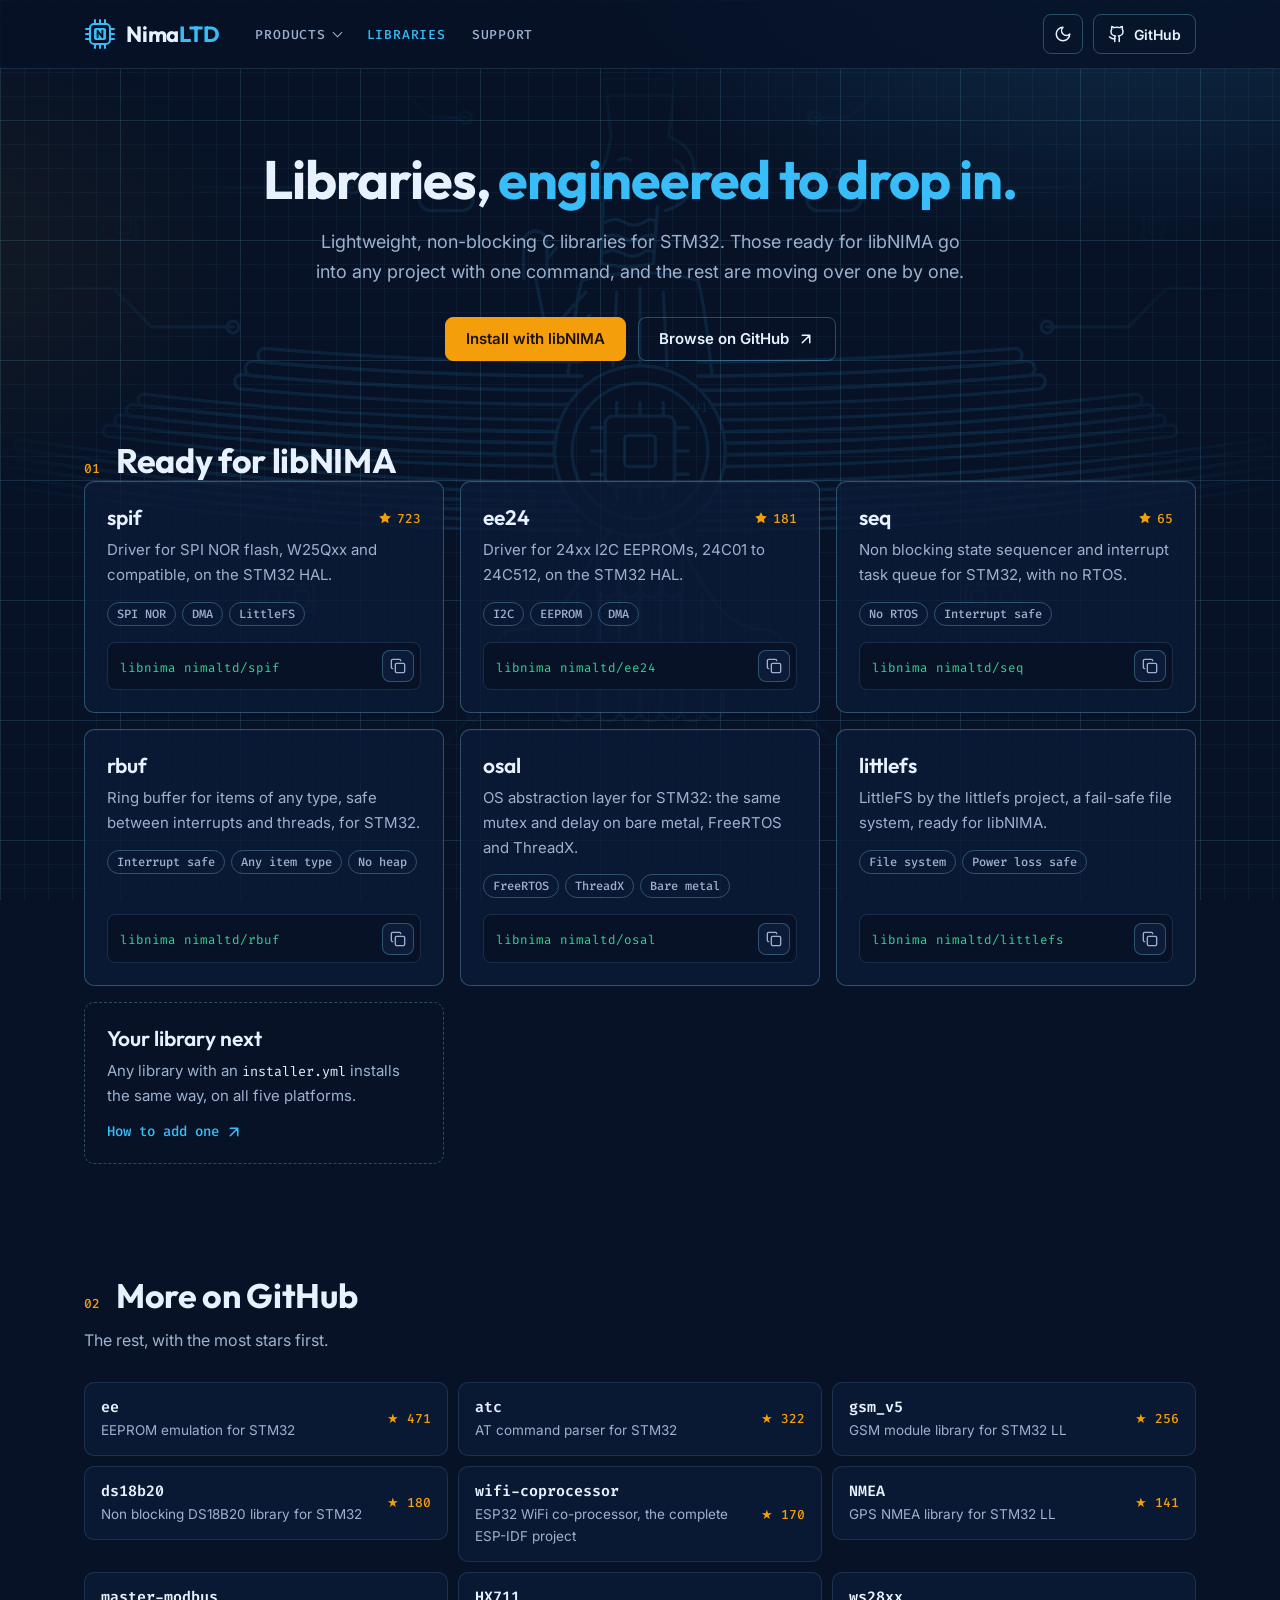
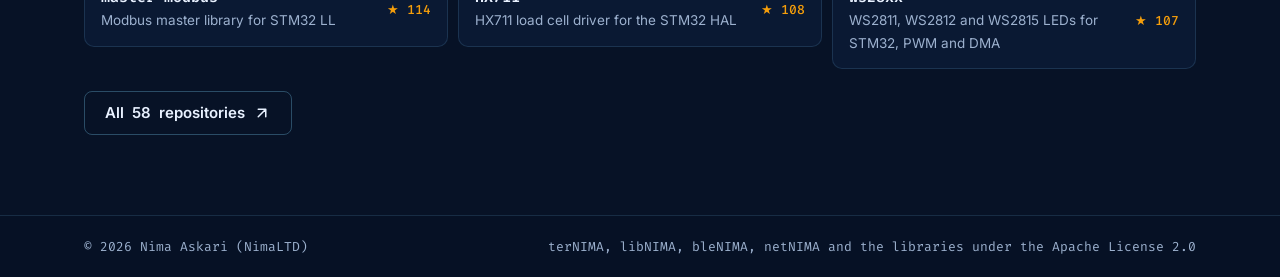
<file: libraries/index.html>
<!doctype html>
<html lang="en">
<head>
<meta charset="utf-8">
<meta name="viewport" content="width=device-width, initial-scale=1">
<title>Libraries | Non-blocking embedded C libraries for STM32, by NimaLTD</title>
<meta name="description" content="Lightweight, non-blocking C libraries for STM32: spif, ee24, seq, osal, littlefs and more, each into any project with one libnima command.">
<meta name="author" content="Nima Askari">
<link rel="canonical" href="https://nimaltd.github.io/libraries/">
<meta property="og:type" content="website">
<meta property="og:url" content="https://nimaltd.github.io/libraries/">
<meta property="og:title" content="Libraries | Non-blocking embedded C libraries for STM32, by NimaLTD">
<meta property="og:description" content="Lightweight, non-blocking C libraries for STM32: spif, ee24, seq, osal, littlefs and more, each into any project with one libnima command.">
<meta property="og:image" content="https://github.com/nimaltd.png">
<meta name="twitter:card" content="summary">
<meta name="theme-color" content="#071226">
<link rel="icon" href="/assets/favicon.svg" type="image/svg+xml">
<script>
  /* Before anything is drawn, so the page never flashes the other theme. */
  document.documentElement.classList.add("js");
  try { var t = localStorage.getItem("theme"); if (t === "light" || t === "dark") document.documentElement.dataset.theme = t; } catch (e) {}
</script>
<link rel="preconnect" href="https://fonts.googleapis.com">
<link rel="preconnect" href="https://fonts.gstatic.com" crossorigin>
<link href="https://fonts.googleapis.com/css2?family=Fira+Code:wght@400;500&family=Inter:wght@400;500;600&family=Outfit:wght@500;600;700&display=swap" rel="stylesheet">
<!-- ?v= is the version of the files in /assets: when one of them changes, raise it everywhere in the site at once, site.js too, so that no page is shown with an old copy of one. -->
<link rel="stylesheet" href="/assets/site.css?v=3">
<script src="/assets/site.js?v=4" defer></script>
</head>
<body>

<a class="skip" href="#main">Skip to the content</a>
<svg class="faravahar" viewBox="150 90 700 380" aria-hidden="true" focusable="false"><use href="/assets/faravahar.svg?v=3#faravahar"/></svg>

<!-- The same header is on every page: a change to the menu goes into each. -->
<header class="nav">
  <div class="wrap nav-row">
    <a class="logo" href="/" aria-label="NimaLTD, the home page">
      <svg class="mark" viewBox="0 0 32 32" aria-hidden="true" focusable="false">
        <path class="mark-pins" d="M11 2v4M16 2v4M21 2v4M11 26v4M16 26v4M21 26v4M2 11h4M2 16h4M2 21h4M26 11h4M26 16h4M26 21h4"/>
        <rect class="mark-body" x="6" y="6" width="20" height="20" rx="4"/>
        <rect class="mark-die" x="10" y="10" width="12" height="12" rx="2"/>
        <path class="mark-n" d="M13.6 19.2v-6.4l4.8 6.4v-6.4"/>
      </svg>
      <span class="word">Nima<em>LTD</em></span>
    </a>
    <nav class="nav-links" id="nav-links" aria-label="Site">
      <details class="menu-products">
        <summary>Products</summary>
        <ul class="menu-products-list">
          <li><a href="/ternima/"><b>terNIMA</b><span>A terminal for embedded developers</span></a></li>
          <li><a href="/libnima/"><b>libNIMA</b><span>A library into any project, from a window or a command</span></a></li>
          <li><a href="/blenima/"><b>bleNIMA</b><span>A Bluetooth LE tester for embedded developers</span></a></li>
          <li><a href="/netnima/"><b>netNIMA</b><span>A network tester for embedded developers</span></a></li>
        </ul>
      </details>
      <a href="/libraries/" aria-current="page">Libraries</a>
      <a href="/#support">Support</a>
    </nav>
    <div class="nav-tools">
      <button class="icon-btn" id="theme" type="button" aria-label="Switch to the light theme">
        <svg class="ico ico-sun"><use href="/assets/icons.svg?v=3#i-sun"/></svg><svg class="ico ico-moon"><use href="/assets/icons.svg?v=3#i-moon"/></svg>
      </button>
      <a class="btn ghost small" href="https://github.com/nimaltd"><svg class="ico"><use href="/assets/icons.svg?v=3#i-github"/></svg><span>GitHub</span></a>
      <button class="icon-btn menu-btn" id="menu" type="button" aria-label="Open the menu" aria-expanded="false" aria-controls="nav-links">
        <svg class="ico"><use href="/assets/icons.svg?v=3#i-menu"/></svg>
      </button>
    </div>
  </div>
</header>

<main id="main">
  <section class="hero wrap page-hero" id="top">
    <div class="hero-text">
      <h1>Libraries, <span>engineered to drop in.</span></h1>
      <p class="lead">Lightweight, non-blocking C libraries for STM32. Those ready for <span class="nw">libNIMA</span> go into any project with one command, and the rest are moving over one by one.</p>
      <div class="ctas">
        <a class="btn amber" href="/libnima/">Install with libNIMA</a>
        <a class="btn ghost" href="https://github.com/nimaltd?tab=repositories">Browse on GitHub <svg class="ico"><use href="/assets/icons.svg?v=3#i-arrow"/></svg></a>
      </div>
    </div>
  </section>

  <section class="wrap sect" id="ready">
    <div class="shead"><span class="n">01</span><h2>Ready for libNIMA</h2></div>
    <div class="libs">
      <article class="lib">
        <h3><a href="https://github.com/nimaltd/spif">spif</a> <span class="stars" data-repo="spif"><svg class="ico"><use href="/assets/icons.svg?v=3#i-star"/></svg><span>723</span></span></h3>
        <p>Driver for SPI NOR flash, W25Qxx and compatible, on the STM32 HAL.</p>
        <ul class="chips"><li>SPI NOR</li><li>DMA</li><li>LittleFS</li></ul>
        <div class="line-cmd"><code><span class="nw">libnima</span> nimaltd/spif</code><button class="copy" type="button" data-copy="libnima nimaltd/spif" aria-label="Copy the spif command"><svg class="ico"><use href="/assets/icons.svg?v=3#i-copy"/></svg></button></div>
      </article>
      <article class="lib">
        <h3><a href="https://github.com/nimaltd/ee24">ee24</a> <span class="stars" data-repo="ee24"><svg class="ico"><use href="/assets/icons.svg?v=3#i-star"/></svg><span>181</span></span></h3>
        <p>Driver for 24xx I2C EEPROMs, 24C01 to 24C512, on the STM32 HAL.</p>
        <ul class="chips"><li>I2C</li><li>EEPROM</li><li>DMA</li></ul>
        <div class="line-cmd"><code><span class="nw">libnima</span> nimaltd/ee24</code><button class="copy" type="button" data-copy="libnima nimaltd/ee24" aria-label="Copy the ee24 command"><svg class="ico"><use href="/assets/icons.svg?v=3#i-copy"/></svg></button></div>
      </article>
      <article class="lib">
        <h3><a href="https://github.com/nimaltd/seq">seq</a> <span class="stars" data-repo="seq"><svg class="ico"><use href="/assets/icons.svg?v=3#i-star"/></svg><span>65</span></span></h3>
        <p>Non blocking state sequencer and interrupt task queue for STM32, with no RTOS.</p>
        <ul class="chips"><li>No RTOS</li><li>Interrupt safe</li></ul>
        <div class="line-cmd"><code><span class="nw">libnima</span> nimaltd/seq</code><button class="copy" type="button" data-copy="libnima nimaltd/seq" aria-label="Copy the seq command"><svg class="ico"><use href="/assets/icons.svg?v=3#i-copy"/></svg></button></div>
      </article>
      <article class="lib">
        <h3><a href="https://github.com/nimaltd/rbuf">rbuf</a> <span class="stars" data-repo="rbuf"><svg class="ico"><use href="/assets/icons.svg?v=3#i-star"/></svg><span></span></span></h3>
        <p>Ring buffer for items of any type, safe between interrupts and threads, for STM32.</p>
        <ul class="chips"><li>Interrupt safe</li><li>Any item type</li><li>No heap</li></ul>
        <div class="line-cmd"><code><span class="nw">libnima</span> nimaltd/rbuf</code><button class="copy" type="button" data-copy="libnima nimaltd/rbuf" aria-label="Copy the rbuf command"><svg class="ico"><use href="/assets/icons.svg?v=3#i-copy"/></svg></button></div>
      </article>
      <article class="lib">
        <h3><a href="https://github.com/nimaltd/osal">osal</a> <span class="stars" data-repo="osal"><svg class="ico"><use href="/assets/icons.svg?v=3#i-star"/></svg><span></span></span></h3>
        <p>OS abstraction layer for STM32: the same mutex and delay on bare metal, FreeRTOS and ThreadX.</p>
        <ul class="chips"><li>FreeRTOS</li><li>ThreadX</li><li>Bare metal</li></ul>
        <div class="line-cmd"><code><span class="nw">libnima</span> nimaltd/osal</code><button class="copy" type="button" data-copy="libnima nimaltd/osal" aria-label="Copy the osal command"><svg class="ico"><use href="/assets/icons.svg?v=3#i-copy"/></svg></button></div>
      </article>
      <article class="lib">
        <h3><a href="https://github.com/nimaltd/littlefs">littlefs</a></h3>
        <p>LittleFS by the littlefs project, a fail-safe file system, ready for <span class="nw">libNIMA</span>.</p>
        <ul class="chips"><li>File system</li><li>Power loss safe</li></ul>
        <div class="line-cmd"><code><span class="nw">libnima</span> nimaltd/littlefs</code><button class="copy" type="button" data-copy="libnima nimaltd/littlefs" aria-label="Copy the littlefs command"><svg class="ico"><use href="/assets/icons.svg?v=3#i-copy"/></svg></button></div>
      </article>
      <a class="lib next" href="https://github.com/nimaltd/libNIMA/blob/main/docs/FORMAT.md">
        <h3>Your library next</h3>
        <p>Any library with an <code>installer.yml</code> installs the same way, on all five platforms.</p>
        <span class="next-go">How to add one <svg class="ico"><use href="/assets/icons.svg?v=3#i-arrow"/></svg></span>
      </a>
    </div>

  </section>

  <section class="wrap sect" id="more">
    <div class="shead"><span class="n">02</span><h2>More on GitHub</h2></div>
    <p class="sub">The rest, with the most stars first.</p>
    <ul class="more">
      <li><a href="https://github.com/nimaltd/ee"><b>ee</b><span>EEPROM emulation for STM32</span><em data-repo="ee">471</em></a></li>
      <li><a href="https://github.com/nimaltd/atc"><b>atc</b><span>AT command parser for STM32</span><em data-repo="atc">322</em></a></li>
      <li><a href="https://github.com/nimaltd/gsm_v5"><b>gsm_v5</b><span>GSM module library for STM32 LL</span><em data-repo="gsm_v5">256</em></a></li>
      <li><a href="https://github.com/nimaltd/ds18b20"><b>ds18b20</b><span>Non blocking DS18B20 library for STM32</span><em data-repo="ds18b20">180</em></a></li>
      <li><a href="https://github.com/nimaltd/wifi-coprocessor"><b>wifi-coprocessor</b><span>ESP32 WiFi co-processor, the complete ESP-IDF project</span><em data-repo="wifi-coprocessor">170</em></a></li>
      <li><a href="https://github.com/nimaltd/NMEA"><b>NMEA</b><span>GPS NMEA library for STM32 LL</span><em data-repo="NMEA">141</em></a></li>
      <li><a href="https://github.com/nimaltd/master-modbus"><b>master-modbus</b><span>Modbus master library for STM32 LL</span><em data-repo="master-modbus">114</em></a></li>
      <li><a href="https://github.com/nimaltd/HX711"><b>HX711</b><span>HX711 load cell driver for the STM32 HAL</span><em data-repo="HX711">108</em></a></li>
      <li><a href="https://github.com/nimaltd/ws28xx"><b>ws28xx</b><span>WS2811, WS2812 and WS2815 LEDs for STM32, PWM and DMA</span><em data-repo="ws28xx">107</em></a></li>
    </ul>
    <p class="all"><a class="btn ghost" href="https://github.com/nimaltd?tab=repositories">All <span data-stat="repos">58</span> repositories <svg class="ico"><use href="/assets/icons.svg?v=3#i-arrow"/></svg></a></p>
  </section>
</main>

<footer class="foot">
  <div class="wrap foot-row">
    <span>&copy; <span id="year">2026</span> Nima Askari (NimaLTD)</span>
    <span>terNIMA, libNIMA, bleNIMA, netNIMA and the libraries under the Apache License 2.0</span>
  </div>
</footer>

<div class="toast" id="toast" role="status" aria-live="polite"></div>

<script async src="https://pagead2.googlesyndication.com/pagead/js/adsbygoogle.js?client=ca-pub-7024038399630106"
     crossorigin="anonymous"></script>
</body>
</html>
</file>
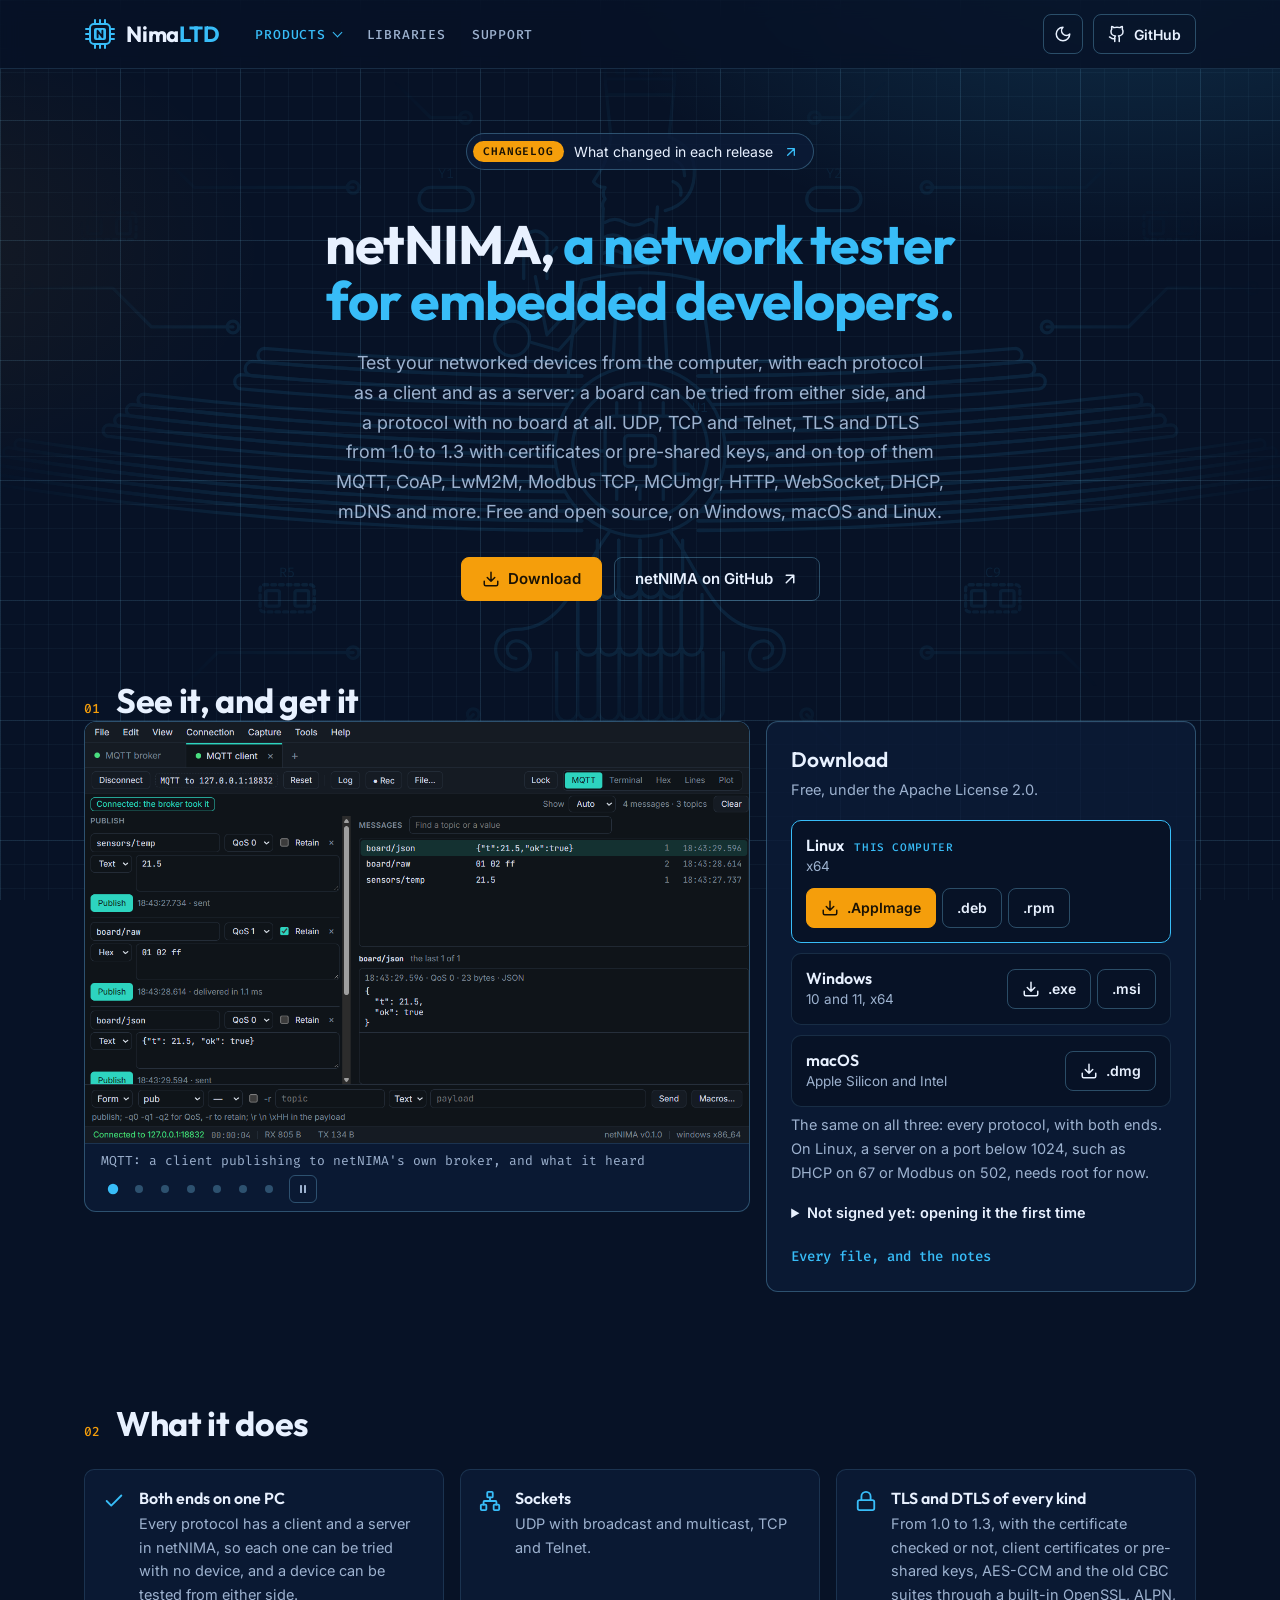
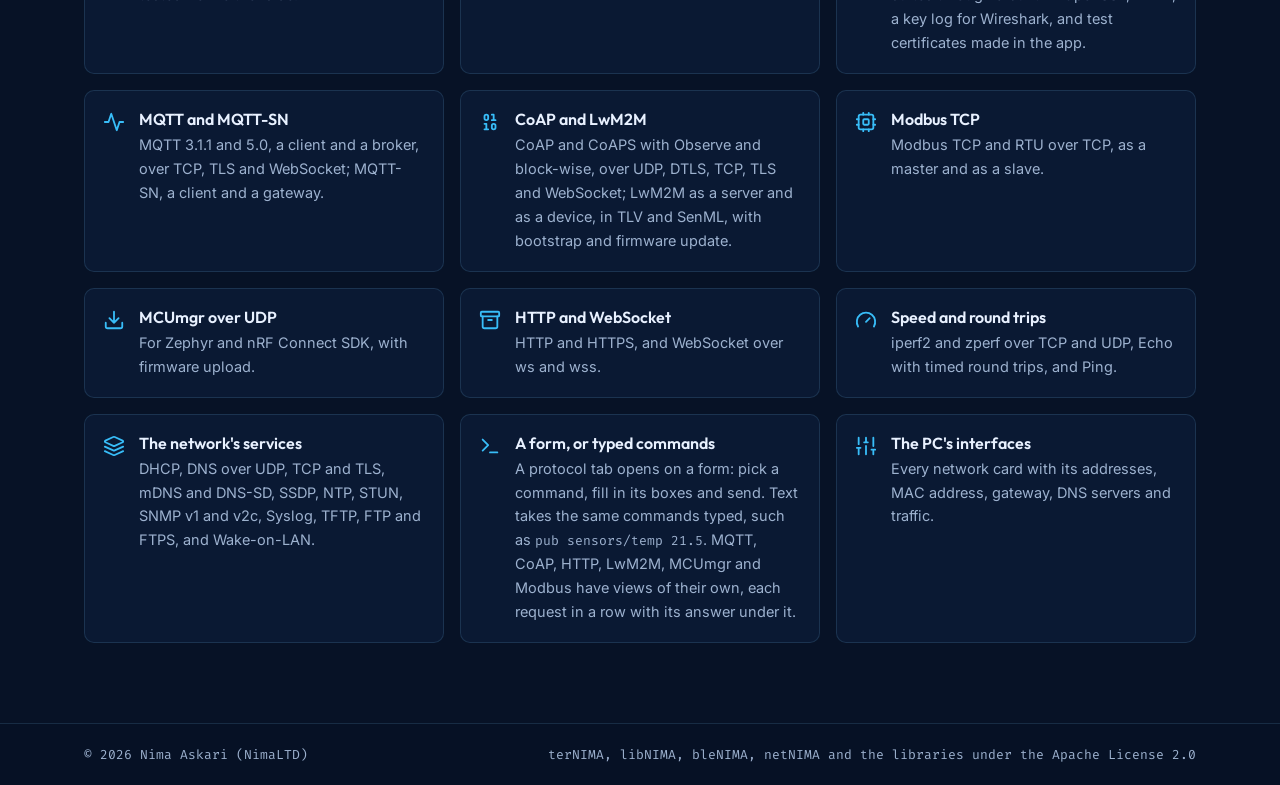
<file: netnima/index.html>
<!doctype html>
<html lang="en">
<head>
<meta charset="utf-8">
<meta name="viewport" content="width=device-width, initial-scale=1">
<title>netNIMA | A network tester for embedded developers</title>
<meta name="description" content="netNIMA tests networked devices with each protocol as a client and as a server: UDP, TCP and Telnet, TLS and DTLS 1.0 to 1.3 with certificates or pre-shared keys, MQTT, CoAP, LwM2M, Modbus TCP, MCUmgr, HTTP, WebSocket, DHCP, mDNS and more, on Windows, macOS and Linux. Free and open source.">
<meta name="author" content="Nima Askari">
<link rel="canonical" href="https://nimaltd.github.io/netnima/">
<meta property="og:type" content="website">
<meta property="og:url" content="https://nimaltd.github.io/netnima/">
<meta property="og:title" content="netNIMA | A network tester for embedded developers">
<meta property="og:description" content="netNIMA tests networked devices with each protocol as a client and as a server: UDP, TCP and Telnet, TLS and DTLS 1.0 to 1.3 with certificates or pre-shared keys, MQTT, CoAP, LwM2M, Modbus TCP, MCUmgr, HTTP, WebSocket, DHCP, mDNS and more, on Windows, macOS and Linux. Free and open source.">
<meta property="og:image" content="https://nimaltd.github.io/assets/netnima-mqtt.png">
<meta name="twitter:card" content="summary_large_image">
<meta name="theme-color" content="#071226">
<link rel="icon" href="/assets/favicon.svg" type="image/svg+xml">
<script>
  /* Before anything is drawn, so the page never flashes the other theme. */
  document.documentElement.classList.add("js");
  try { var t = localStorage.getItem("theme"); if (t === "light" || t === "dark") document.documentElement.dataset.theme = t; } catch (e) {}
</script>
<link rel="preconnect" href="https://fonts.googleapis.com">
<link rel="preconnect" href="https://fonts.gstatic.com" crossorigin>
<link href="https://fonts.googleapis.com/css2?family=Fira+Code:wght@400;500&family=Inter:wght@400;500;600&family=Outfit:wght@500;600;700&display=swap" rel="stylesheet">
<!-- ?v= is the version of the files in /assets: when one of them changes, raise it everywhere in the site at once, site.js too, so that no page is shown with an old copy of one. -->
<link rel="stylesheet" href="/assets/site.css?v=3">
<script src="/assets/site.js?v=4" defer></script>
</head>
<body>

<a class="skip" href="#main">Skip to the content</a>
<svg class="faravahar" viewBox="150 90 700 380" aria-hidden="true" focusable="false"><use href="/assets/faravahar.svg?v=3#faravahar"/></svg>

<!-- The same header is on every page: a change to the menu goes into each. -->
<header class="nav">
  <div class="wrap nav-row">
    <a class="logo" href="/" aria-label="NimaLTD, the home page">
      <svg class="mark" viewBox="0 0 32 32" aria-hidden="true" focusable="false">
        <path class="mark-pins" d="M11 2v4M16 2v4M21 2v4M11 26v4M16 26v4M21 26v4M2 11h4M2 16h4M2 21h4M26 11h4M26 16h4M26 21h4"/>
        <rect class="mark-body" x="6" y="6" width="20" height="20" rx="4"/>
        <rect class="mark-die" x="10" y="10" width="12" height="12" rx="2"/>
        <path class="mark-n" d="M13.6 19.2v-6.4l4.8 6.4v-6.4"/>
      </svg>
      <span class="word">Nima<em>LTD</em></span>
    </a>
    <nav class="nav-links" id="nav-links" aria-label="Site">
      <details class="menu-products current">
        <summary>Products</summary>
        <ul class="menu-products-list">
          <li><a href="/ternima/"><b>terNIMA</b><span>A terminal for embedded developers</span></a></li>
          <li><a href="/libnima/"><b>libNIMA</b><span>A library into any project, from a window or a command</span></a></li>
          <li><a href="/blenima/"><b>bleNIMA</b><span>A Bluetooth LE tester for embedded developers</span></a></li>
          <li><a href="/netnima/" aria-current="page"><b>netNIMA</b><span>A network tester for embedded developers</span></a></li>
        </ul>
      </details>
      <a href="/libraries/">Libraries</a>
      <a href="/#support">Support</a>
    </nav>
    <div class="nav-tools">
      <button class="icon-btn" id="theme" type="button" aria-label="Switch to the light theme">
        <svg class="ico ico-sun"><use href="/assets/icons.svg?v=3#i-sun"/></svg><svg class="ico ico-moon"><use href="/assets/icons.svg?v=3#i-moon"/></svg>
      </button>
      <a class="btn ghost small" href="https://github.com/nimaltd"><svg class="ico"><use href="/assets/icons.svg?v=3#i-github"/></svg><span>GitHub</span></a>
      <button class="icon-btn menu-btn" id="menu" type="button" aria-label="Open the menu" aria-expanded="false" aria-controls="nav-links">
        <svg class="ico"><use href="/assets/icons.svg?v=3#i-menu"/></svg>
      </button>
    </div>
  </div>
</header>

<main id="main">
  <section class="hero wrap page-hero" id="top">
    <div class="hero-text">
      <a class="news" href="https://github.com/nimaltd/netNIMA/blob/main/CHANGELOG.md"><b>Changelog</b><span>What changed in each release</span><svg class="ico"><use href="/assets/icons.svg?v=3#i-arrow"/></svg></a>
      <h1>netNIMA, <span>a network tester for embedded developers.</span></h1>
      <p class="lead">Test your networked devices from the computer, with each protocol as a client and as a server: a board can be tried from either side, and a protocol with no board at all. UDP, TCP and Telnet, TLS and DTLS from 1.0 to 1.3 with certificates or pre-shared keys, and on top of them MQTT, CoAP, LwM2M, Modbus TCP, MCUmgr, HTTP, WebSocket, DHCP, mDNS and more. Free and open source, on Windows, macOS and Linux.</p>
      <div class="ctas">
        <a class="btn amber" href="#download"><svg class="ico"><use href="/assets/icons.svg?v=3#i-download"/></svg>Download</a>
        <a class="btn ghost" href="https://github.com/nimaltd/netNIMA">netNIMA on GitHub <svg class="ico"><use href="/assets/icons.svg?v=3#i-arrow"/></svg></a>
      </div>
    </div>
  </section>

  <section class="wrap sect" id="get">
    <div class="shead"><span class="n">01</span><h2>See it, and get it</h2></div>
    <div class="tn">
      <figure class="shot" id="shots" aria-roledescription="carousel" aria-label="netNIMA, protocol by protocol">
        <div class="slides">
          <img class="slide on" src="/assets/netnima-mqtt.png" width="1200" height="760" loading="lazy" data-caption="MQTT: a client publishing to netNIMA&#x27;s own broker, and what it heard" alt="The MQTT client tab connected to netNIMA&#x27;s own broker on 127.0.0.1: three publishes, sensors/temp as text, board/raw as hex with QoS 1 and retain, and board/json; at the right the messages heard, by topic, and the JSON one in full">
          <img class="slide" src="/assets/netnima-coap.png" width="1200" height="760" loading="lazy" data-caption="CoAP: GET, Observe and PUT, and the resources the server lists" alt="The CoAP client tab to netNIMA&#x27;s own CoAP server: a GET of /sensors/temp that got 21.5, an Observe of /led with two changes so far, and a PUT of JSON to /board/config answered 2.01 Created; at the right the server&#x27;s three resources, found with Discover">
          <img class="slide" src="/assets/netnima-modbus.png" width="1200" height="760" loading="lazy" data-caption="Modbus TCP: a master polling netNIMA&#x27;s own slave, every frame below" alt="The Modbus TCP master tab polling a slave on 127.0.0.1:15020 every second: holding registers 0 to 9 read, 1234, 99 and -1 among them, register 1 written to 99, and each request and response below with its bytes">
          <img class="slide" src="/assets/netnima-lwm2m.png" width="1200" height="760" loading="lazy" data-caption="LwM2M: a device registered, its objects read, observed and written" alt="The LwM2M server tab with netNIMA&#x27;s own LwM2M device registered at /rd/1, LwM2M 1.1 over UDP: the object browser at /3/0 with Read, Observe, Write and Execute, and below it the requests, observes, an execute and the device&#x27;s update">
          <img class="slide" src="/assets/netnima-mcumgr.png" width="1200" height="760" loading="lazy" data-caption="MCUmgr over UDP: a board&#x27;s images, and firmware uploaded to it" alt="The MCUmgr client tab to a simulated Zephyr board: echo, info, date and params read, image 1.0.0 confirmed and 1.2.3+4 active after its upload and a reset, the upload done at 2125 KB/s, and each request at the right">
          <img class="slide" src="/assets/netnima-http.png" width="1200" height="760" loading="lazy" data-caption="HTTP: requests with a header for all of them, and the answers in JSON" alt="The HTTP client tab to netNIMA&#x27;s own HTTP server: an Authorization header sent with every request, a GET of /api/status answered 200 OK with JSON, and a POST of JSON to /api/led answered 201 Created">
          <img class="slide" src="/assets/netnima-newtab.png" width="1200" height="760" loading="lazy" data-caption="Every protocol with both ends, so one PC is enough to try it" alt="The New tab dialog over the welcome page: a box to find a protocol, then UDP, TCP and Telnet, TLS and DTLS, MQTT and MQTT-SN, each with a Client and a Server button, or a Broker or a Gateway">
        </div>
        <figcaption>
          <span class="slide-caption">MQTT: a client publishing to netNIMA's own broker, and what it heard</span>
          <span class="slide-tools"></span>
        </figcaption>
      </figure>

      <div class="get" id="download">
        <div class="get-head">
          <h3>Download</h3>
          <span class="stars" data-repo="netNIMA"><svg class="ico"><use href="/assets/icons.svg?v=3#i-star"/></svg><span></span></span>
        </div>
        <p>Free, under the Apache License 2.0.</p>
        <ul class="os">
          <li data-os="windows">
            <div><b>Windows</b><span>10 and 11, x64</span></div>
            <div class="os-files">
              <a class="btn ghost small" data-asset="-setup.exe" href="https://github.com/nimaltd/netNIMA/releases/latest" aria-label="netNIMA for Windows, the .exe installer"><svg class="ico"><use href="/assets/icons.svg?v=3#i-download"/></svg>.exe</a>
              <a class="btn ghost small" data-asset=".msi" href="https://github.com/nimaltd/netNIMA/releases/latest" aria-label="netNIMA for Windows, the .msi installer">.msi</a>
            </div>
          </li>
          <li data-os="mac">
            <div><b>macOS</b><span>Apple Silicon and Intel</span></div>
            <div class="os-files">
              <a class="btn ghost small" data-asset=".dmg" href="https://github.com/nimaltd/netNIMA/releases/latest" aria-label="netNIMA for macOS, the .dmg"><svg class="ico"><use href="/assets/icons.svg?v=3#i-download"/></svg>.dmg</a>
            </div>
          </li>
          <li data-os="linux">
            <div><b>Linux</b><span>x64</span></div>
            <div class="os-files">
              <a class="btn ghost small" data-asset=".AppImage" href="https://github.com/nimaltd/netNIMA/releases/latest" aria-label="netNIMA for Linux, the AppImage"><svg class="ico"><use href="/assets/icons.svg?v=3#i-download"/></svg>.AppImage</a>
              <a class="btn ghost small" data-asset=".deb" href="https://github.com/nimaltd/netNIMA/releases/latest" aria-label="netNIMA for Linux, the .deb package">.deb</a>
              <a class="btn ghost small" data-asset=".rpm" href="https://github.com/nimaltd/netNIMA/releases/latest" aria-label="netNIMA for Linux, the .rpm package">.rpm</a>
            </div>
          </li>
        </ul>
        <p>The same on all three: every protocol, with both ends. On Linux, a server on a port below 1024, such as DHCP on 67 or Modbus on 502, needs root for now.</p>
        <details class="unsigned">
          <summary>Not signed yet: opening it the first time</summary>
          <ul>
            <li><b>Windows</b> may say "Windows protected your PC": click <b>More info</b>, then <b>Run anyway</b>. The first tab that listens, such as a server, makes Windows Firewall ask whether other devices may reach netNIMA: allow it on the networks your boards are on.</li>
            <li><b>macOS</b> may say the app is damaged or cannot be checked: move it to Applications, then run <code>xattr -cr /Applications/netNIMA.app</code> in Terminal. It asks once to find devices on your local network: allow it.</li>
            <li><b>Linux</b>: make the AppImage runnable with <code>chmod +x</code>.</li>
          </ul>
        </details>
        <div class="links">
          <a href="https://github.com/nimaltd/netNIMA/releases/latest">Every file, and the notes</a>
        </div>
      </div>
    </div>
  </section>

  <section class="wrap sect" id="features">
    <div class="shead"><span class="n">02</span><h2>What it does</h2></div>
    <ul class="features" aria-label="What netNIMA does">
      <li><svg class="ico"><use href="/assets/icons.svg?v=3#i-check"/></svg><div><b>Both ends on one PC</b><span>Every protocol has a client and a server in netNIMA, so each one can be tried with no device, and a device can be tested from either side.</span></div></li>
      <li><svg class="ico"><use href="/assets/icons.svg?v=3#i-network"/></svg><div><b>Sockets</b><span>UDP with broadcast and multicast, TCP and Telnet.</span></div></li>
      <li><svg class="ico"><use href="/assets/icons.svg?v=3#i-lock"/></svg><div><b>TLS and DTLS of every kind</b><span>From 1.0 to 1.3, with the certificate checked or not, client certificates or pre-shared keys, AES-CCM and the old CBC suites through a built-in OpenSSL, ALPN, a key log for Wireshark, and test certificates made in the app.</span></div></li>
      <li><svg class="ico"><use href="/assets/icons.svg?v=3#i-activity"/></svg><div><b>MQTT and MQTT-SN</b><span>MQTT 3.1.1 and 5.0, a client and a broker, over TCP, TLS and WebSocket; MQTT-SN, a client and a gateway.</span></div></li>
      <li><svg class="ico"><use href="/assets/icons.svg?v=3#i-binary"/></svg><div><b>CoAP and LwM2M</b><span>CoAP and CoAPS with Observe and block-wise, over UDP, DTLS, TCP, TLS and WebSocket; LwM2M as a server and as a device, in TLV and SenML, with bootstrap and firmware update.</span></div></li>
      <li><svg class="ico"><use href="/assets/icons.svg?v=3#i-cpu"/></svg><div><b>Modbus TCP</b><span>Modbus TCP and RTU over TCP, as a master and as a slave.</span></div></li>
      <li><svg class="ico"><use href="/assets/icons.svg?v=3#i-download"/></svg><div><b>MCUmgr over UDP</b><span>For Zephyr and nRF Connect SDK, with firmware upload.</span></div></li>
      <li><svg class="ico"><use href="/assets/icons.svg?v=3#i-source"/></svg><div><b>HTTP and WebSocket</b><span>HTTP and HTTPS, and WebSocket over ws and wss.</span></div></li>
      <li><svg class="ico"><use href="/assets/icons.svg?v=3#i-gauge"/></svg><div><b>Speed and round trips</b><span>iperf2 and zperf over TCP and UDP, Echo with timed round trips, and Ping.</span></div></li>
      <li><svg class="ico"><use href="/assets/icons.svg?v=3#i-layers"/></svg><div><b>The network's services</b><span>DHCP, DNS over UDP, TCP and TLS, mDNS and DNS-SD, SSDP, NTP, STUN, SNMP v1 and v2c, Syslog, TFTP, FTP and FTPS, and Wake-on-LAN.</span></div></li>
      <li><svg class="ico"><use href="/assets/icons.svg?v=3#i-terminal"/></svg><div><b>A form, or typed commands</b><span>A protocol tab opens on a form: pick a command, fill in its boxes and send. Text takes the same commands typed, such as <code>pub sensors/temp 21.5</code>. MQTT, CoAP, HTTP, LwM2M, MCUmgr and Modbus have views of their own, each request in a row with its answer under it.</span></div></li>
      <li><svg class="ico"><use href="/assets/icons.svg?v=3#i-sliders"/></svg><div><b>The PC's interfaces</b><span>Every network card with its addresses, MAC address, gateway, DNS servers and traffic.</span></div></li>
    </ul>
  </section>
</main>

<footer class="foot">
  <div class="wrap foot-row">
    <span>&copy; <span id="year">2026</span> Nima Askari (NimaLTD)</span>
    <span>terNIMA, libNIMA, bleNIMA, netNIMA and the libraries under the Apache License 2.0</span>
  </div>
</footer>

<div class="toast" id="toast" role="status" aria-live="polite"></div>

<script async src="https://pagead2.googlesyndication.com/pagead/js/adsbygoogle.js?client=ca-pub-7024038399630106"
     crossorigin="anonymous"></script>
</body>
</html>
</file>
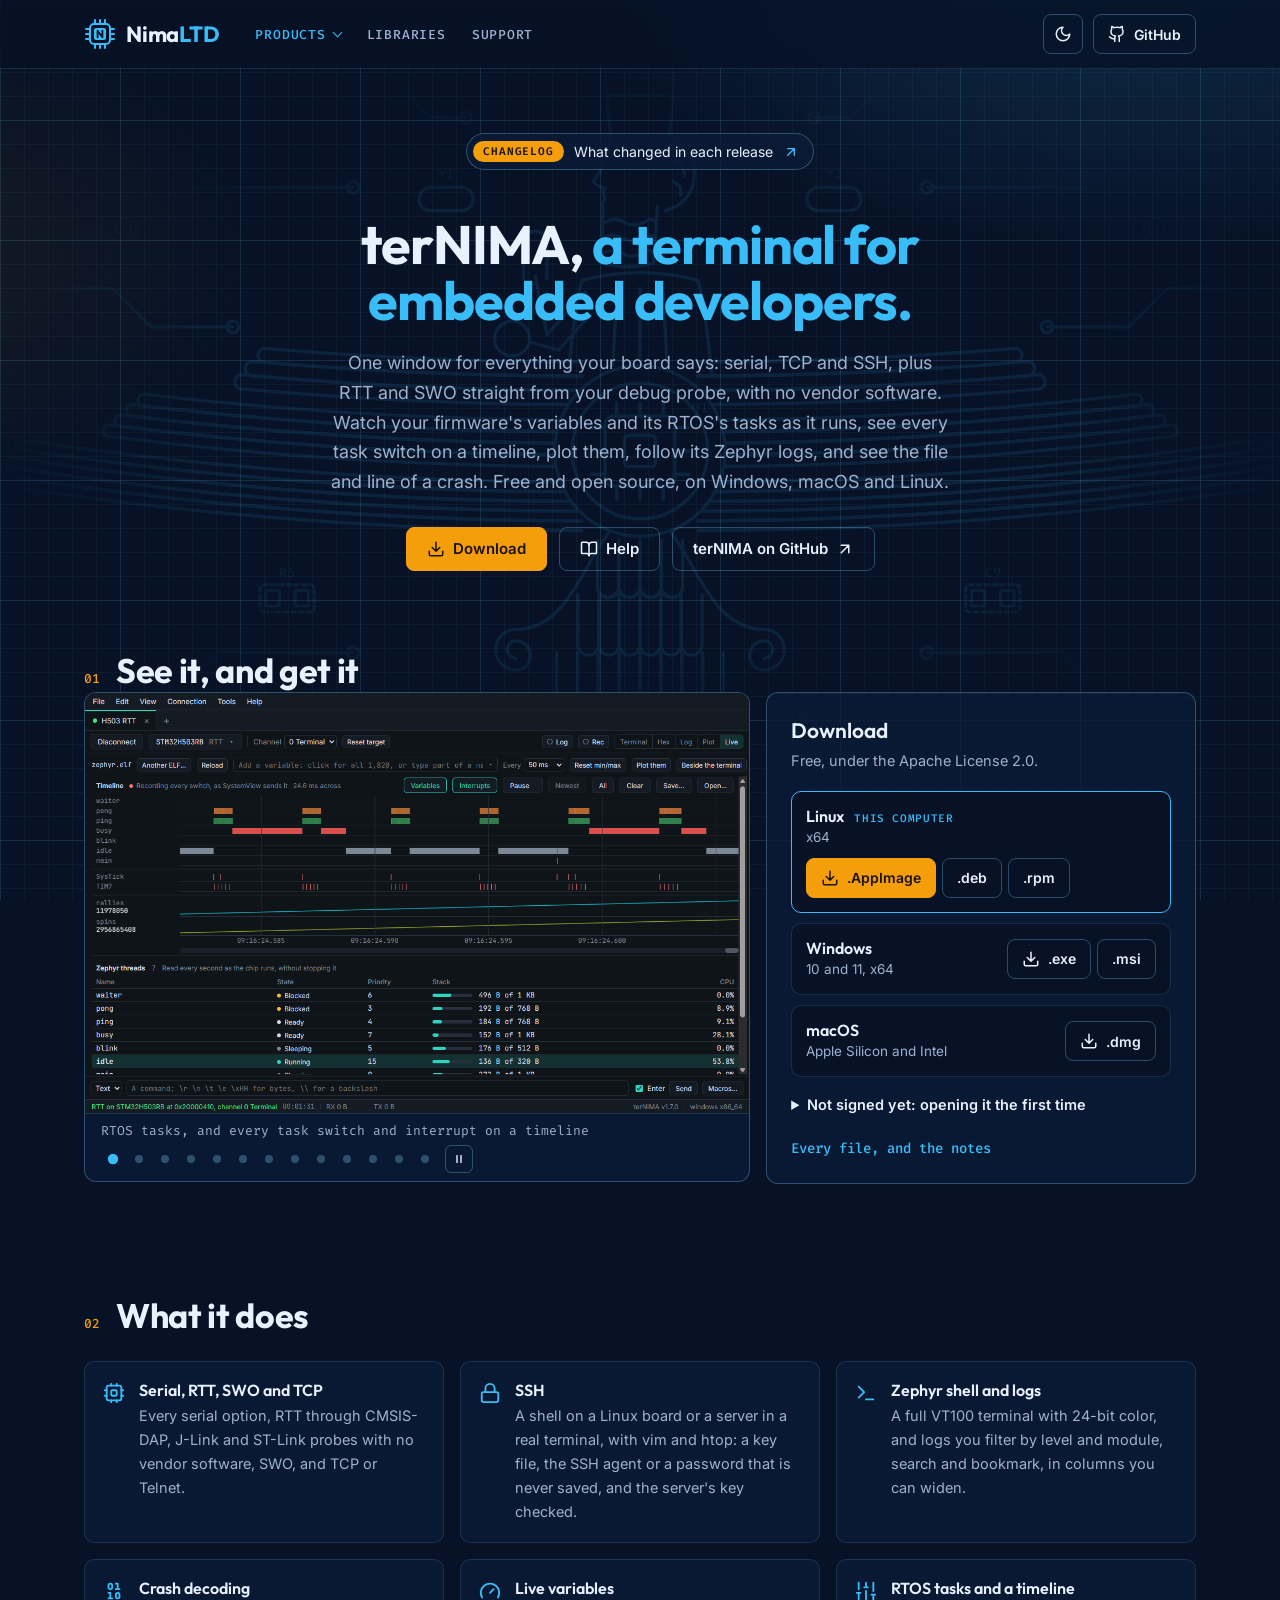
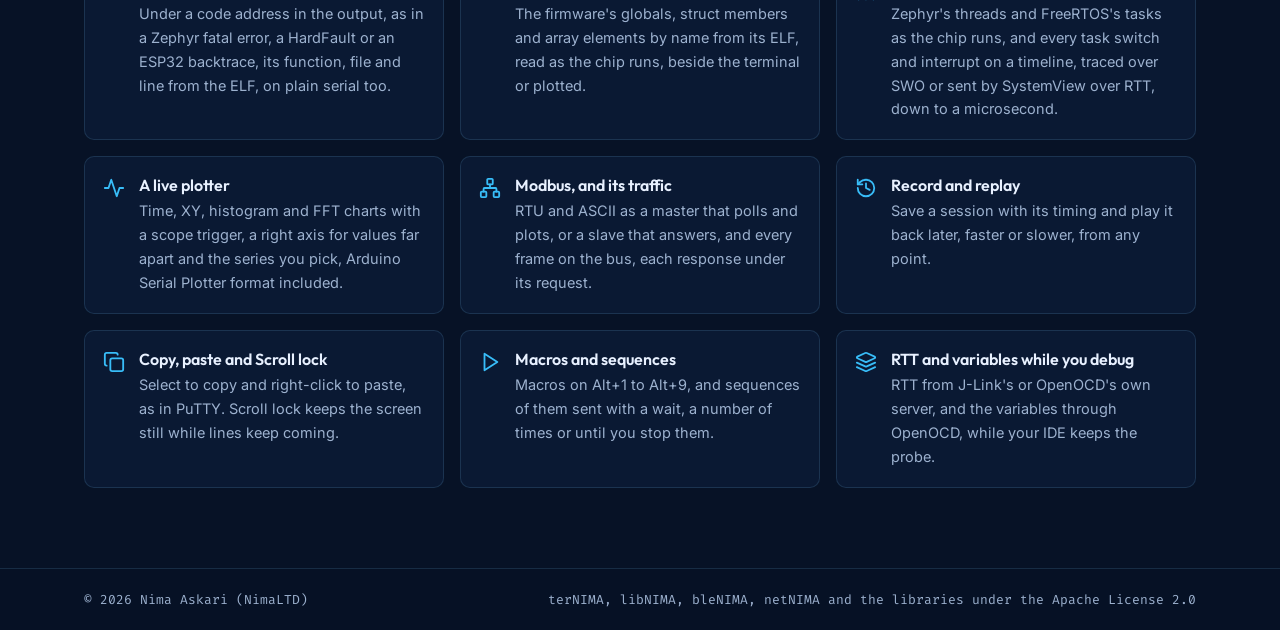
<file: ternima/index.html>
<!doctype html>
<html lang="en">
<head>
<meta charset="utf-8">
<meta name="viewport" content="width=device-width, initial-scale=1">
<title>terNIMA | A serial, RTT, SWO and TCP terminal for embedded developers</title>
<meta name="description" content="terNIMA: serial, RTT, SWO, TCP and SSH in one window on Windows, macOS and Linux, with Zephyr logs, crash decoding, live variables and RTOS tasks from the ELF, a timeline of every task switch, a plotter, a Modbus tester, and record and replay. Free and open source.">
<meta name="author" content="Nima Askari">
<link rel="canonical" href="https://nimaltd.github.io/ternima/">
<meta property="og:type" content="website">
<meta property="og:url" content="https://nimaltd.github.io/ternima/">
<meta property="og:title" content="terNIMA | A serial, RTT, SWO and TCP terminal for embedded developers">
<meta property="og:description" content="terNIMA: serial, RTT, SWO, TCP and SSH in one window on Windows, macOS and Linux, with Zephyr logs, crash decoding, live variables and RTOS tasks from the ELF, a timeline of every task switch, a plotter, a Modbus tester, and record and replay. Free and open source.">
<meta property="og:image" content="https://nimaltd.github.io/assets/ternima-logs.png">
<meta name="twitter:card" content="summary_large_image">
<meta name="theme-color" content="#071226">
<link rel="icon" href="/assets/favicon.svg" type="image/svg+xml">
<script>
  /* Before anything is drawn, so the page never flashes the other theme. */
  document.documentElement.classList.add("js");
  try { var t = localStorage.getItem("theme"); if (t === "light" || t === "dark") document.documentElement.dataset.theme = t; } catch (e) {}
</script>
<link rel="preconnect" href="https://fonts.googleapis.com">
<link rel="preconnect" href="https://fonts.gstatic.com" crossorigin>
<link href="https://fonts.googleapis.com/css2?family=Fira+Code:wght@400;500&family=Inter:wght@400;500;600&family=Outfit:wght@500;600;700&display=swap" rel="stylesheet">
<!-- ?v= is the version of the files in /assets: when one of them changes, raise it everywhere in the site at once, site.js too, so that no page is shown with an old copy of one. -->
<link rel="stylesheet" href="/assets/site.css?v=3">
<script src="/assets/site.js?v=4" defer></script>
</head>
<body>

<a class="skip" href="#main">Skip to the content</a>
<svg class="faravahar" viewBox="150 90 700 380" aria-hidden="true" focusable="false"><use href="/assets/faravahar.svg?v=3#faravahar"/></svg>

<!-- The same header is on every page: a change to the menu goes into each. -->
<header class="nav">
  <div class="wrap nav-row">
    <a class="logo" href="/" aria-label="NimaLTD, the home page">
      <svg class="mark" viewBox="0 0 32 32" aria-hidden="true" focusable="false">
        <path class="mark-pins" d="M11 2v4M16 2v4M21 2v4M11 26v4M16 26v4M21 26v4M2 11h4M2 16h4M2 21h4M26 11h4M26 16h4M26 21h4"/>
        <rect class="mark-body" x="6" y="6" width="20" height="20" rx="4"/>
        <rect class="mark-die" x="10" y="10" width="12" height="12" rx="2"/>
        <path class="mark-n" d="M13.6 19.2v-6.4l4.8 6.4v-6.4"/>
      </svg>
      <span class="word">Nima<em>LTD</em></span>
    </a>
    <nav class="nav-links" id="nav-links" aria-label="Site">
      <details class="menu-products current">
        <summary>Products</summary>
        <ul class="menu-products-list">
          <li><a href="/ternima/" aria-current="page"><b>terNIMA</b><span>A terminal for embedded developers</span></a></li>
          <li><a href="/libnima/"><b>libNIMA</b><span>A library into any project, from a window or a command</span></a></li>
          <li><a href="/blenima/"><b>bleNIMA</b><span>A Bluetooth LE tester for embedded developers</span></a></li>
          <li><a href="/netnima/"><b>netNIMA</b><span>A network tester for embedded developers</span></a></li>
        </ul>
      </details>
      <a href="/libraries/">Libraries</a>
      <a href="/#support">Support</a>
    </nav>
    <div class="nav-tools">
      <button class="icon-btn" id="theme" type="button" aria-label="Switch to the light theme">
        <svg class="ico ico-sun"><use href="/assets/icons.svg?v=3#i-sun"/></svg><svg class="ico ico-moon"><use href="/assets/icons.svg?v=3#i-moon"/></svg>
      </button>
      <a class="btn ghost small" href="https://github.com/nimaltd"><svg class="ico"><use href="/assets/icons.svg?v=3#i-github"/></svg><span>GitHub</span></a>
      <button class="icon-btn menu-btn" id="menu" type="button" aria-label="Open the menu" aria-expanded="false" aria-controls="nav-links">
        <svg class="ico"><use href="/assets/icons.svg?v=3#i-menu"/></svg>
      </button>
    </div>
  </div>
</header>

<main id="main">
  <section class="hero wrap page-hero" id="top">
    <div class="hero-text">
      <a class="news" href="https://github.com/nimaltd/ternima/blob/main/CHANGELOG.md"><b>Changelog</b><span>What changed in each release</span><svg class="ico"><use href="/assets/icons.svg?v=3#i-arrow"/></svg></a>
      <h1>terNIMA, <span>a terminal for embedded developers.</span></h1>
      <p class="lead">One window for everything your board says: serial, TCP and SSH, plus RTT and SWO straight from your debug probe, with no vendor software. Watch your firmware's variables and its RTOS's tasks as it runs, see every task switch on a timeline, plot them, follow its Zephyr logs, and see the file and line of a crash. Free and open source, on Windows, macOS and Linux.</p>
      <div class="ctas">
        <a class="btn amber" href="#download"><svg class="ico"><use href="/assets/icons.svg?v=3#i-download"/></svg>Download</a>
        <a class="btn ghost" href="/ternima/help/"><svg class="ico"><use href="/assets/icons.svg?v=3#i-book"/></svg>Help</a>
        <a class="btn ghost" href="https://github.com/nimaltd/ternima">terNIMA on GitHub <svg class="ico"><use href="/assets/icons.svg?v=3#i-arrow"/></svg></a>
      </div>
    </div>
  </section>

  <section class="wrap sect" id="get">
    <div class="shead"><span class="n">01</span><h2>See it, and get it</h2></div>
    <div class="tn">
      <figure class="shot" id="shots" aria-roledescription="carousel" aria-label="terNIMA, feature by feature">
        <div class="slides">
          <img class="slide on" src="/assets/ternima-rtos.png" width="1200" height="760" loading="lazy" data-caption="RTOS tasks, and every task switch and interrupt on a timeline" alt="terNIMA&#x27;s Live view on an STM32H503RB running Zephyr: a timeline with a lane for each thread, the SysTick and TIM7 interrupts under them and two variables over the same time, 24.6 ms across, and under it the threads, each with its state, priority, stack and share of the CPU">
          <img class="slide" src="/assets/ternima-logs.png" width="1200" height="760" loading="lazy" data-caption="Zephyr logs, by level and module, with highlights" alt="terNIMA's Log view: Zephyr log lines from the board over RTT, each with its time, level and module, the warnings and errors highlighted, and a count of each level above them">
          <img class="slide" src="/assets/ternima-crash.png" width="1200" height="760" loading="lazy" data-caption="A real HardFault, with the function, file and line under each address" alt="An RTT tab on an STM32H503RB after a HardFault: under the lines with the LR and the PC, the function, file and line of each address">
          <img class="slide" src="/assets/ternima-ssh.png" width="1200" height="760" loading="lazy" data-caption="SSH in a real terminal: htop on a Linux machine" alt="An SSH tab with htop running in it, with its colors, its bars and its F key menu">
          <img class="slide" src="/assets/ternima-rtt.png" width="1200" height="760" loading="lazy" data-caption="RTT through an ST-LINK, with no vendor software" alt="An RTT tab on an STM32H503RB through an ST-LINK: the firmware's shell, with help, colors and uptime typed into it">
          <img class="slide" src="/assets/ternima-watch.png" width="1200" height="760" loading="lazy" data-caption="Live variables beside the RTT shell, read as the chip runs" alt="An RTT tab on an STM32H503RB: the firmware's shell at the left, and at the right its variables, a temperature, a sine, a sample count and the uptime, read live through the probe">
          <img class="slide" src="/assets/ternima-sequences.png" width="1200" height="760" loading="lazy" data-caption="Macros, and sequences of them sent again and again" alt="The Macros dialog: three macros, Reboot, Version and Temperature, and a sequence, Soak test, that sends Temperature then Version every 2 seconds until it is stopped, with their buttons under the terminal">
          <img class="slide" src="/assets/ternima-plot.png" width="1200" height="760" loading="lazy" data-caption="A live plot of the numbers in the lines, with stats" alt="The Plot view: temperature, humidity, a sine and RSSI read from text lines and drawn over the last 10 seconds, with the last, min, max, mean and deviation of each">
          <img class="slide" src="/assets/ternima-axis.png" width="1200" height="760" loading="lazy" data-caption="A series far from the others, on a right axis of its own" alt="The Plot view: humidity and temperature on the left axis, from 20 to 60, and a sine on a right axis of its own, from -1 to 1, over the same 10 seconds; R by a series in the table puts it on the right">
          <img class="slide" src="/assets/ternima-fft.png" width="1200" height="760" loading="lazy" data-caption="FFT, with its peak; XY, histogram and a trigger too" alt="The Plot view's FFT: a signal's spectrum in dB, peaks at 50 and 120 Hz, the peak at 50 Hz named below">
          <img class="slide" src="/assets/ternima-modbus.png" width="1200" height="760" loading="lazy" data-caption="A Modbus RTU master, polling three units" alt="The Modbus view's Tester as a master on COM6, the board's virtual COM port: requests to units 1, 2 and 3 with what each got and how long it took, unit 3 with no answer, and the log of every frame below">
          <img class="slide" src="/assets/ternima-traffic.png" width="1200" height="760" loading="lazy" data-caption="Every Modbus frame, each response under its request" alt="The Modbus view's Traffic: each request with its response under it and the time it took, and the frame picked below with its bytes colored by part and each register's value">
          <img class="slide" src="/assets/ternima-replay.png" width="1200" height="760" loading="lazy" data-caption="A recording played back, with its timing" alt="A recording played back at its own speed, with Pause, Restart, the speed and the position, and its numbers drawn as they come">
        </div>
        <figcaption>
          <span class="slide-caption">RTOS tasks, and every task switch and interrupt on a timeline</span>
          <span class="slide-tools"></span>
        </figcaption>
      </figure>

      <div class="get" id="download">
        <div class="get-head">
          <h3>Download</h3>
          <span class="stars" data-repo="ternima"><svg class="ico"><use href="/assets/icons.svg?v=3#i-star"/></svg><span></span></span>
        </div>
        <p>Free, under the Apache License 2.0.</p>
        <ul class="os">
          <li data-os="windows">
            <div><b>Windows</b><span>10 and 11, x64</span></div>
            <div class="os-files">
              <a class="btn ghost small" data-asset="-setup.exe" href="https://github.com/nimaltd/ternima/releases/latest" aria-label="terNIMA for Windows, the .exe installer"><svg class="ico"><use href="/assets/icons.svg?v=3#i-download"/></svg>.exe</a>
              <a class="btn ghost small" data-asset=".msi" href="https://github.com/nimaltd/ternima/releases/latest" aria-label="terNIMA for Windows, the .msi installer">.msi</a>
            </div>
          </li>
          <li data-os="mac">
            <div><b>macOS</b><span>Apple Silicon and Intel</span></div>
            <div class="os-files">
              <a class="btn ghost small" data-asset=".dmg" href="https://github.com/nimaltd/ternima/releases/latest" aria-label="terNIMA for macOS, the .dmg"><svg class="ico"><use href="/assets/icons.svg?v=3#i-download"/></svg>.dmg</a>
            </div>
          </li>
          <li data-os="linux">
            <div><b>Linux</b><span>x64</span></div>
            <div class="os-files">
              <a class="btn ghost small" data-asset=".AppImage" href="https://github.com/nimaltd/ternima/releases/latest" aria-label="terNIMA for Linux, the AppImage"><svg class="ico"><use href="/assets/icons.svg?v=3#i-download"/></svg>.AppImage</a>
              <a class="btn ghost small" data-asset=".deb" href="https://github.com/nimaltd/ternima/releases/latest" aria-label="terNIMA for Linux, the .deb package">.deb</a>
              <a class="btn ghost small" data-asset=".rpm" href="https://github.com/nimaltd/ternima/releases/latest" aria-label="terNIMA for Linux, the .rpm package">.rpm</a>
            </div>
          </li>
        </ul>
        <details class="unsigned">
          <summary>Not signed yet: opening it the first time</summary>
          <ul>
            <li><b>Windows</b> may say "Windows protected your PC": click <b>More info</b>, then <b>Run anyway</b>.</li>
            <li><b>macOS</b> may say the app is damaged or cannot be checked: move it to Applications, then run <code>xattr -cr /Applications/terNIMA.app</code> in Terminal.</li>
            <li><b>Linux</b>: make the AppImage runnable with <code>chmod +x</code>, and to use serial ports, add yourself to the <code>dialout</code> group (<code>uucp</code> on Arch).</li>
          </ul>
        </details>
        <div class="links">
          <a href="https://github.com/nimaltd/ternima/releases/latest">Every file, and the notes</a>
        </div>
      </div>
    </div>

  </section>

  <section class="wrap sect" id="features">
    <div class="shead"><span class="n">02</span><h2>What it does</h2></div>
    <ul class="features" aria-label="What terNIMA does">
      <li><svg class="ico"><use href="/assets/icons.svg?v=3#i-cpu"/></svg><div><b>Serial, RTT, SWO and TCP</b><span>Every serial option, RTT through CMSIS-DAP, J-Link and ST-Link probes with no vendor software, SWO, and TCP or Telnet.</span></div></li>
      <li><svg class="ico"><use href="/assets/icons.svg?v=3#i-lock"/></svg><div><b>SSH</b><span>A shell on a Linux board or a server in a real terminal, with vim and htop: a key file, the SSH agent or a password that is never saved, and the server's key checked.</span></div></li>
      <li><svg class="ico"><use href="/assets/icons.svg?v=3#i-terminal"/></svg><div><b>Zephyr shell and logs</b><span>A full VT100 terminal with 24-bit color, and logs you filter by level and module, search and bookmark, in columns you can widen.</span></div></li>
      <li><svg class="ico"><use href="/assets/icons.svg?v=3#i-binary"/></svg><div><b>Crash decoding</b><span>Under a code address in the output, as in a Zephyr fatal error, a HardFault or an ESP32 backtrace, its function, file and line from the ELF, on plain serial too.</span></div></li>
      <li><svg class="ico"><use href="/assets/icons.svg?v=3#i-gauge"/></svg><div><b>Live variables</b><span>The firmware's globals, struct members and array elements by name from its ELF, read as the chip runs, beside the terminal or plotted.</span></div></li>
      <li><svg class="ico"><use href="/assets/icons.svg?v=3#i-sliders"/></svg><div><b>RTOS tasks and a timeline</b><span>Zephyr's threads and FreeRTOS's tasks as the chip runs, and every task switch and interrupt on a timeline, traced over SWO or sent by SystemView over RTT, down to a microsecond.</span></div></li>
      <li><svg class="ico"><use href="/assets/icons.svg?v=3#i-activity"/></svg><div><b>A live plotter</b><span>Time, XY, histogram and FFT charts with a scope trigger, a right axis for values far apart and the series you pick, Arduino Serial Plotter format included.</span></div></li>
      <li><svg class="ico"><use href="/assets/icons.svg?v=3#i-network"/></svg><div><b>Modbus, and its traffic</b><span>RTU and ASCII as a master that polls and plots, or a slave that answers, and every frame on the bus, each response under its request.</span></div></li>
      <li><svg class="ico"><use href="/assets/icons.svg?v=3#i-history"/></svg><div><b>Record and replay</b><span>Save a session with its timing and play it back later, faster or slower, from any point.</span></div></li>
      <li><svg class="ico"><use href="/assets/icons.svg?v=3#i-copy"/></svg><div><b>Copy, paste and Scroll lock</b><span>Select to copy and right-click to paste, as in PuTTY. Scroll lock keeps the screen still while lines keep coming.</span></div></li>
      <li><svg class="ico"><use href="/assets/icons.svg?v=3#i-play"/></svg><div><b>Macros and sequences</b><span>Macros on Alt+1 to Alt+9, and sequences of them sent with a wait, a number of times or until you stop them.</span></div></li>
      <li><svg class="ico"><use href="/assets/icons.svg?v=3#i-layers"/></svg><div><b>RTT and variables while you debug</b><span>RTT from J-Link's or OpenOCD's own server, and the variables through OpenOCD, while your IDE keeps the probe.</span></div></li>
    </ul>
  </section>
</main>

<footer class="foot">
  <div class="wrap foot-row">
    <span>&copy; <span id="year">2026</span> Nima Askari (NimaLTD)</span>
    <span>terNIMA, libNIMA, bleNIMA, netNIMA and the libraries under the Apache License 2.0</span>
  </div>
</footer>

<div class="toast" id="toast" role="status" aria-live="polite"></div>

<script async src="https://pagead2.googlesyndication.com/pagead/js/adsbygoogle.js?client=ca-pub-7024038399630106"
     crossorigin="anonymous"></script>
</body>
</html>
</file>
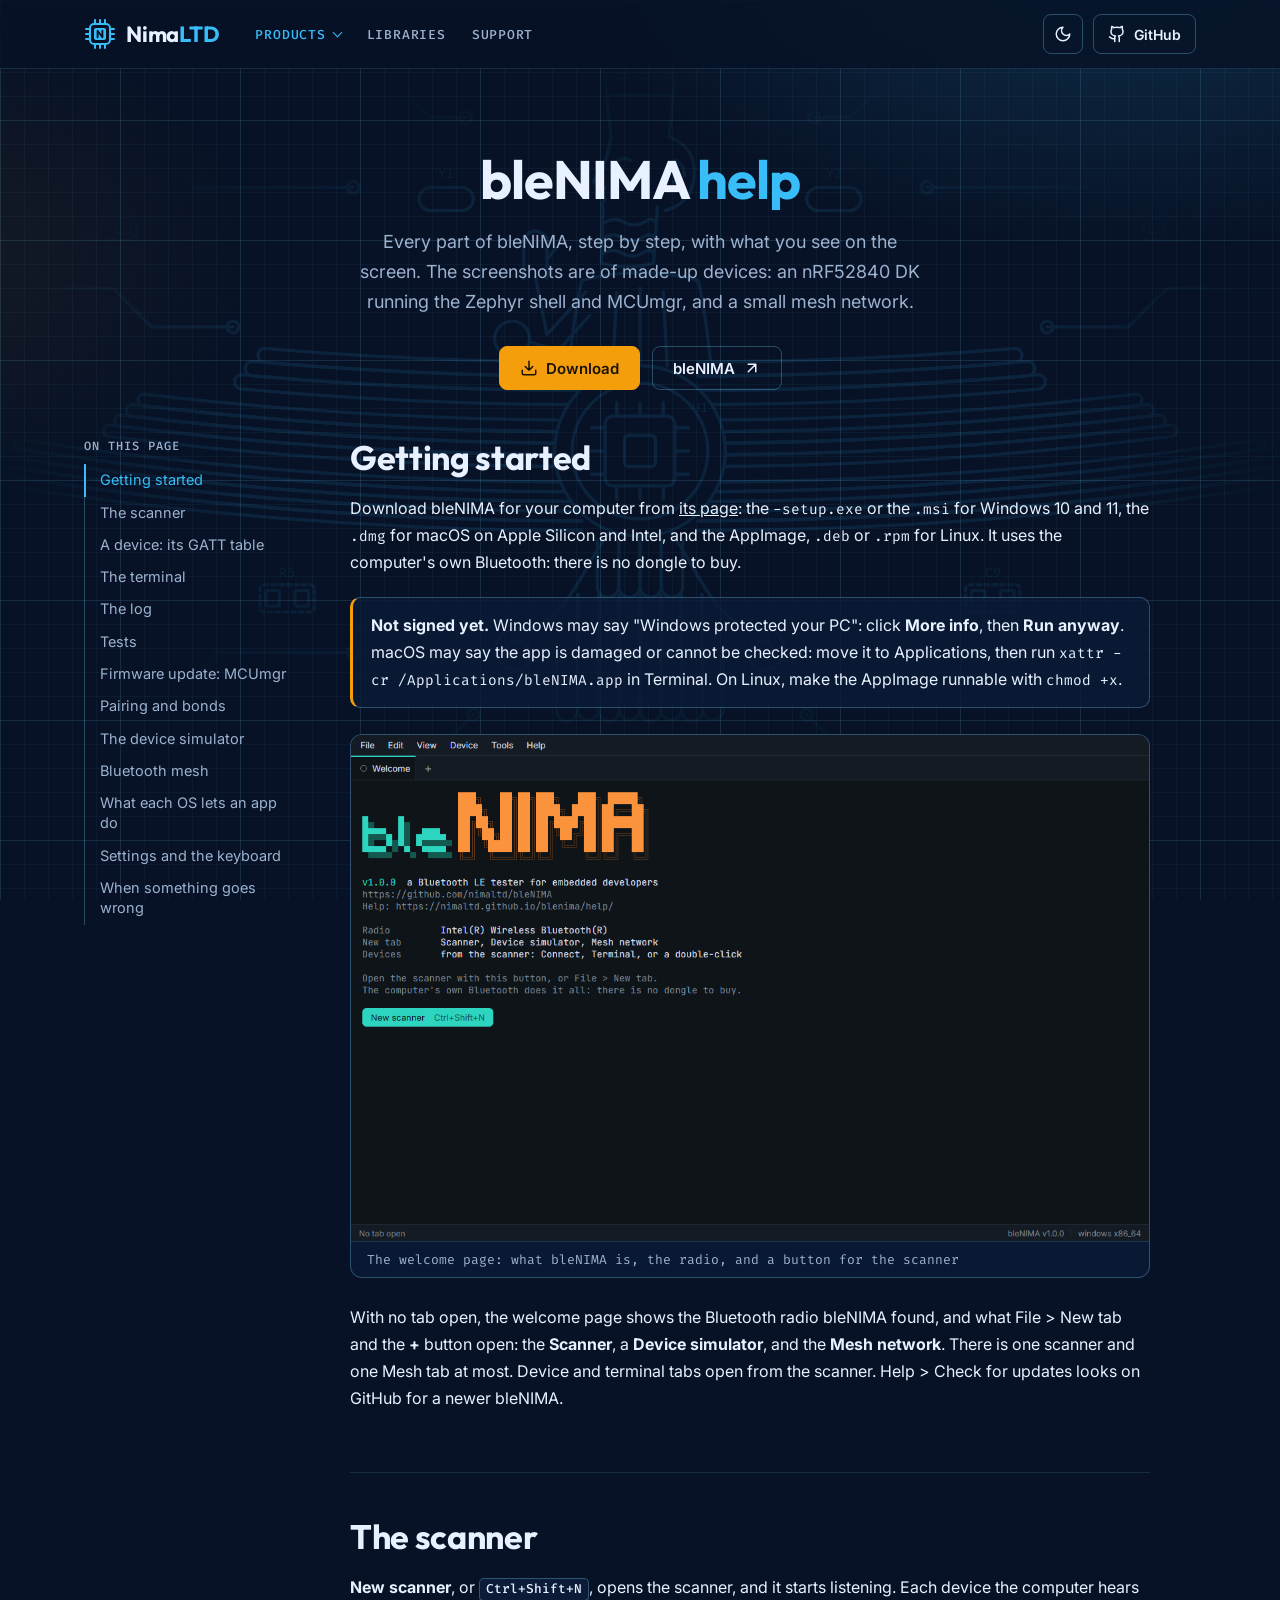
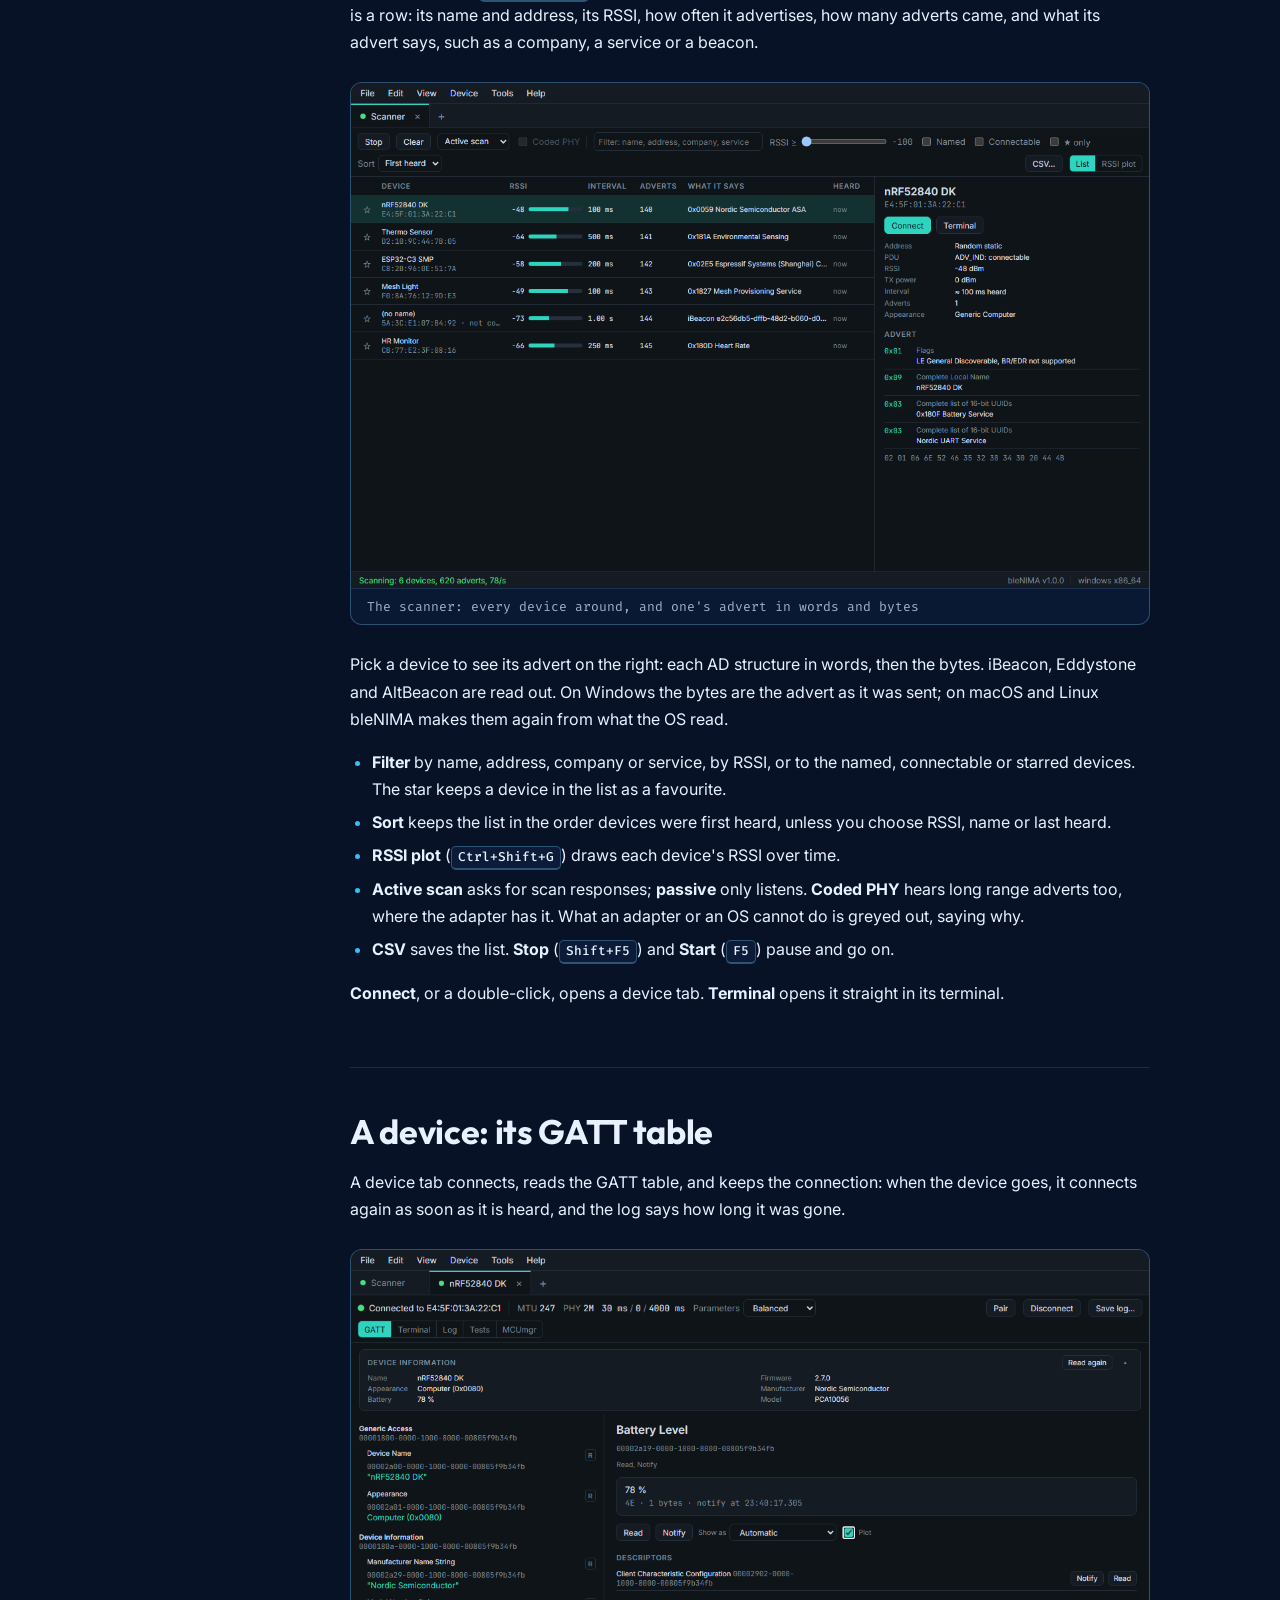
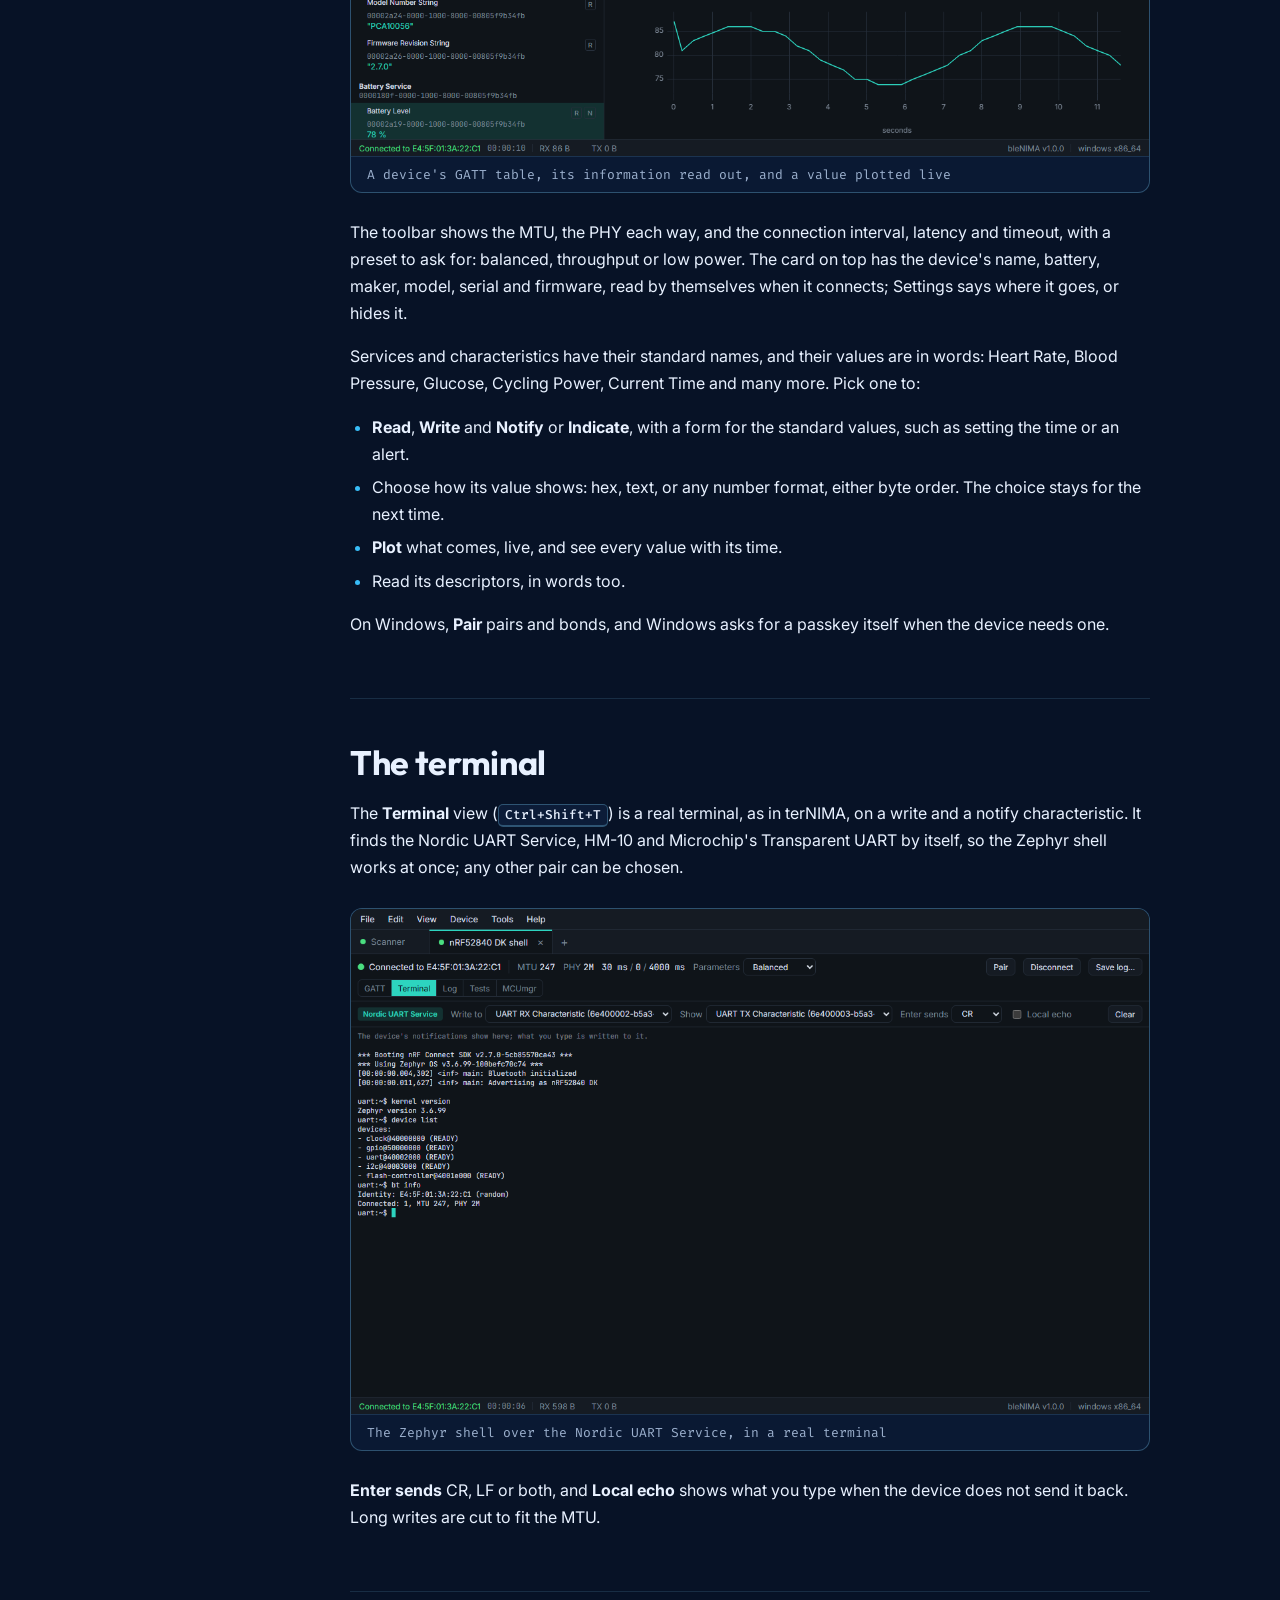
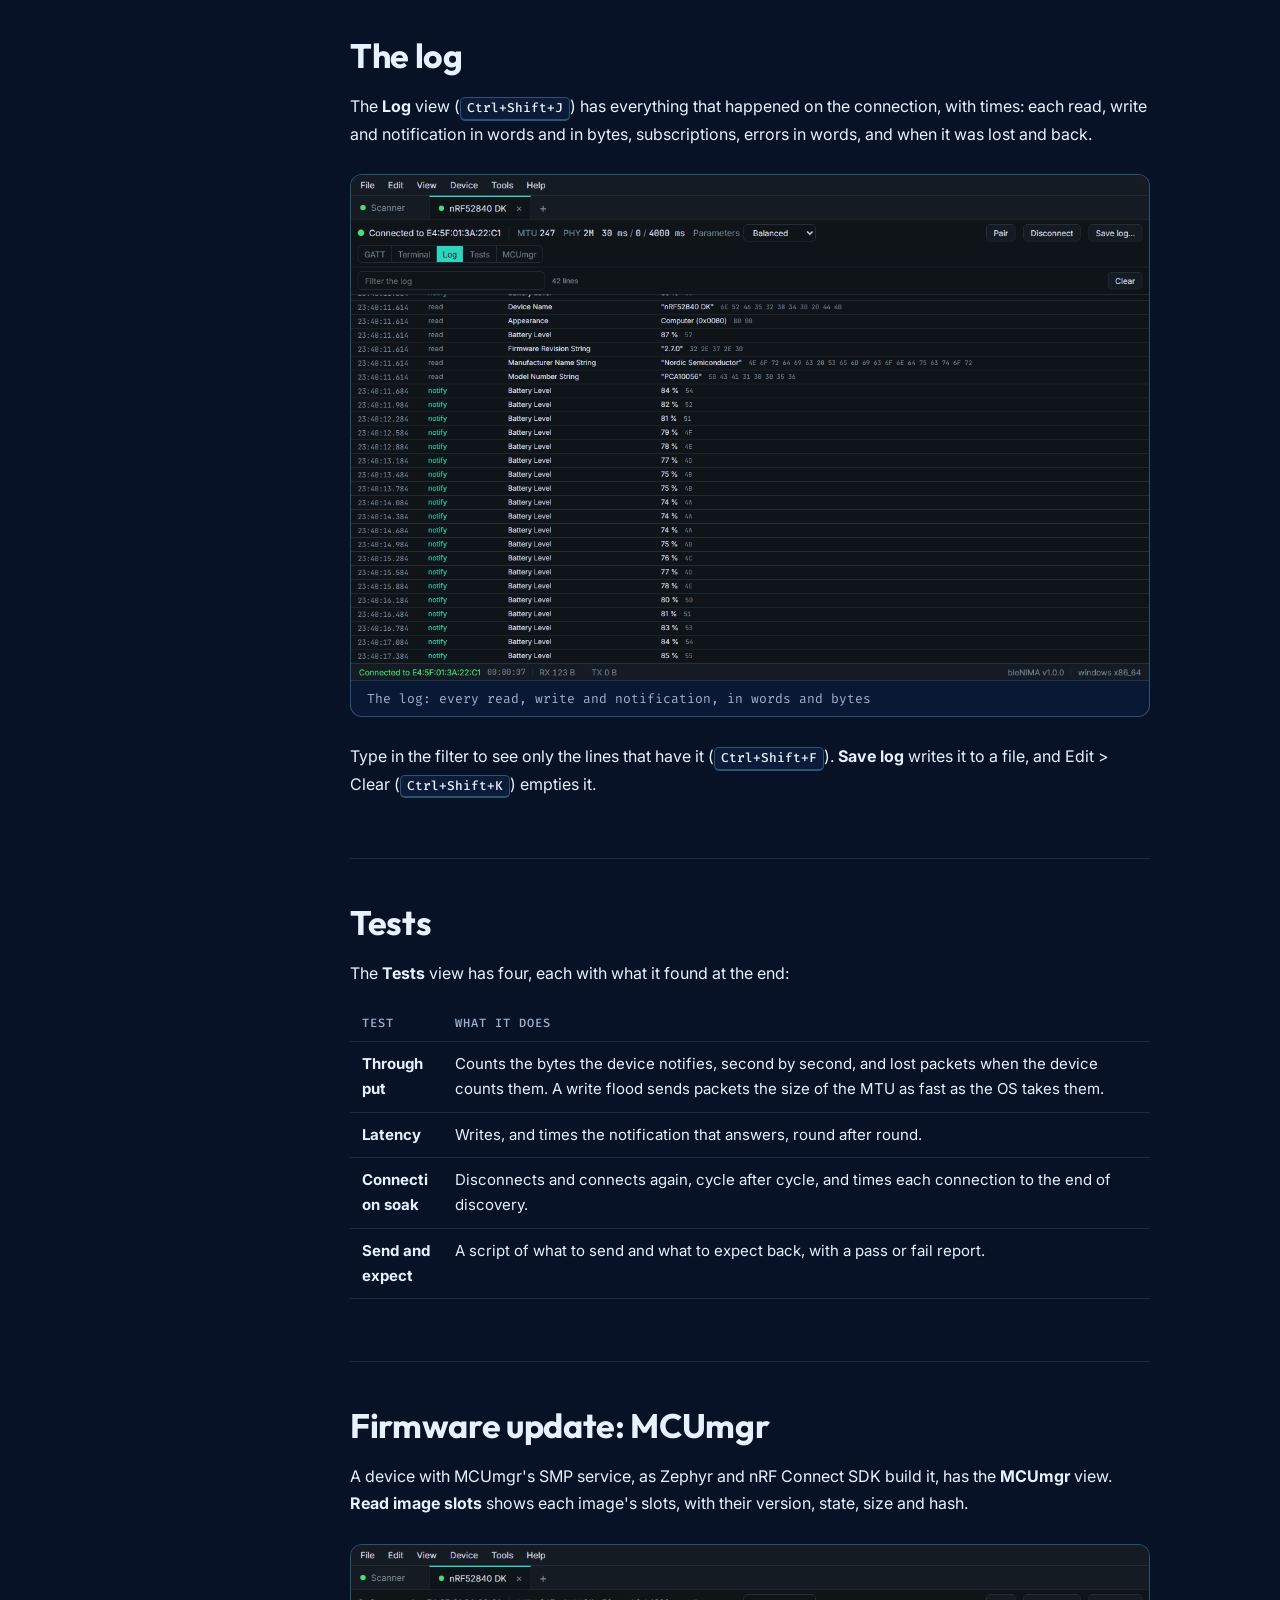
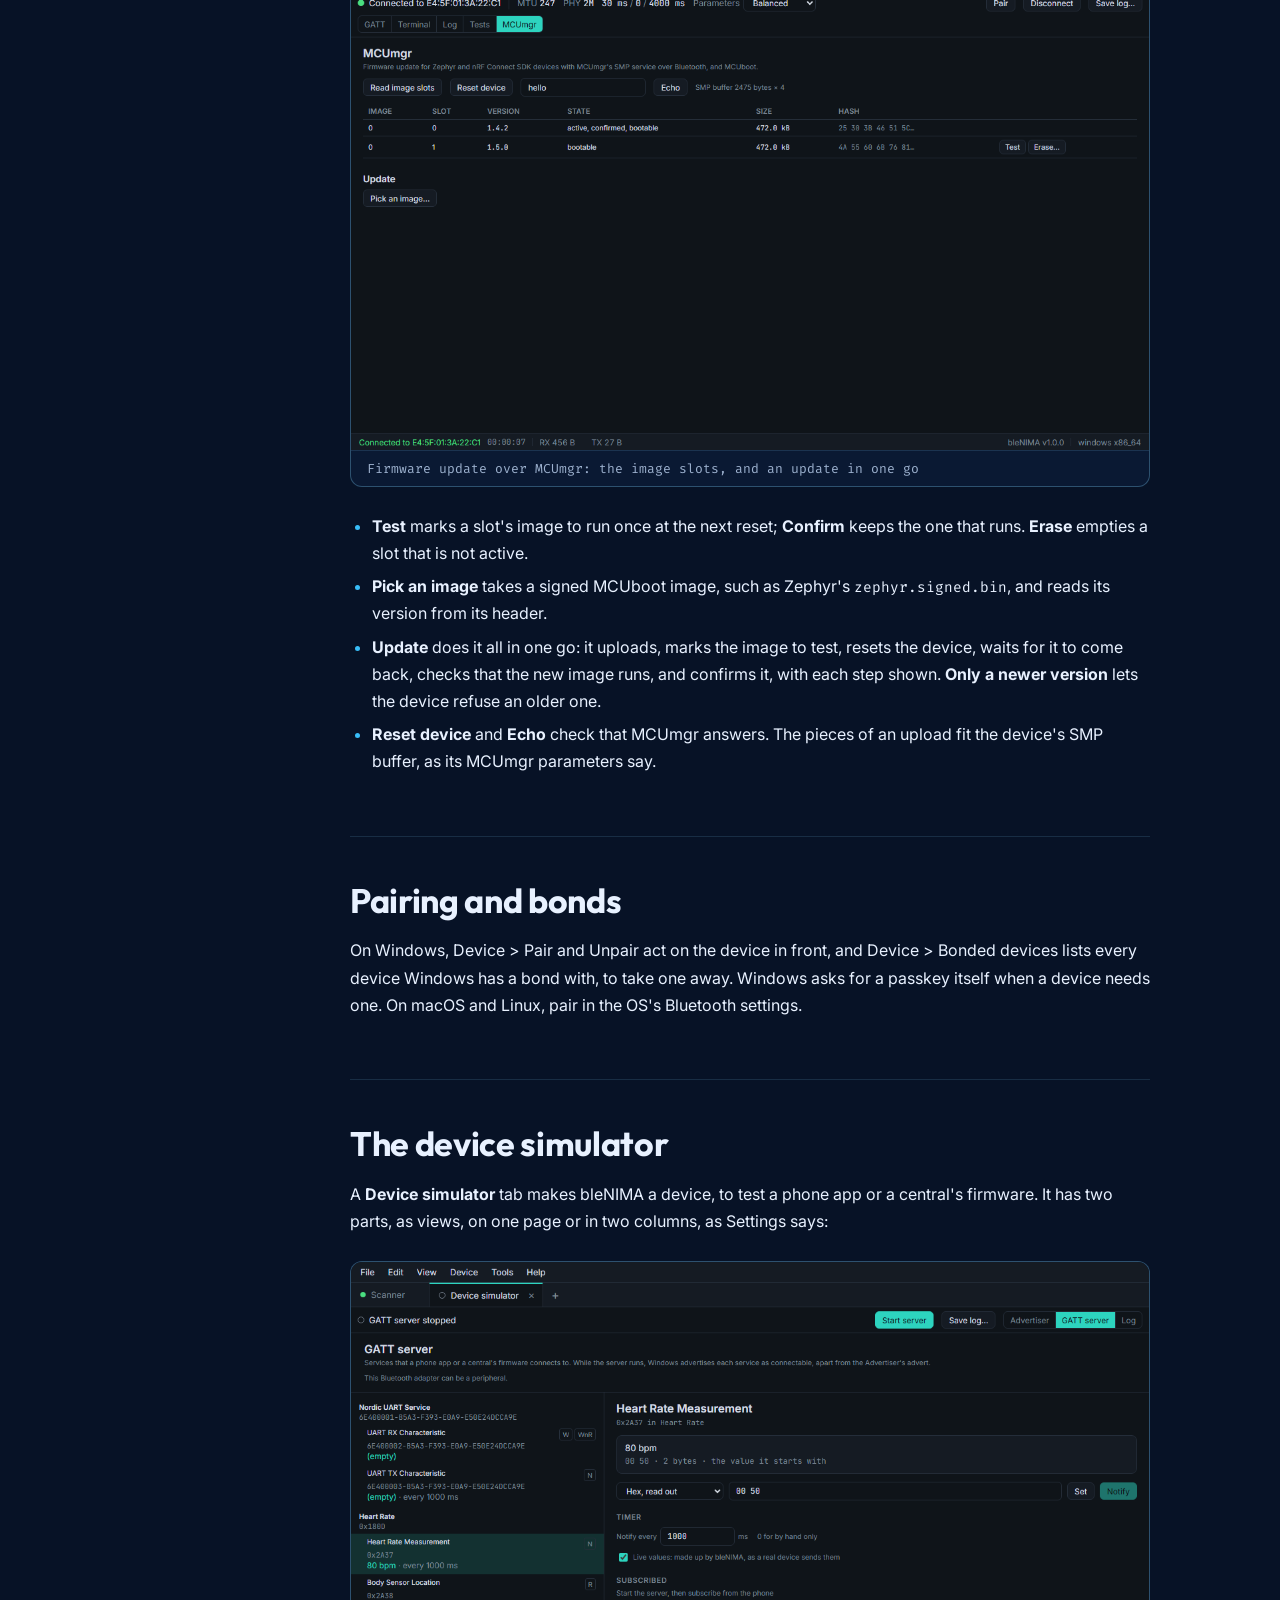
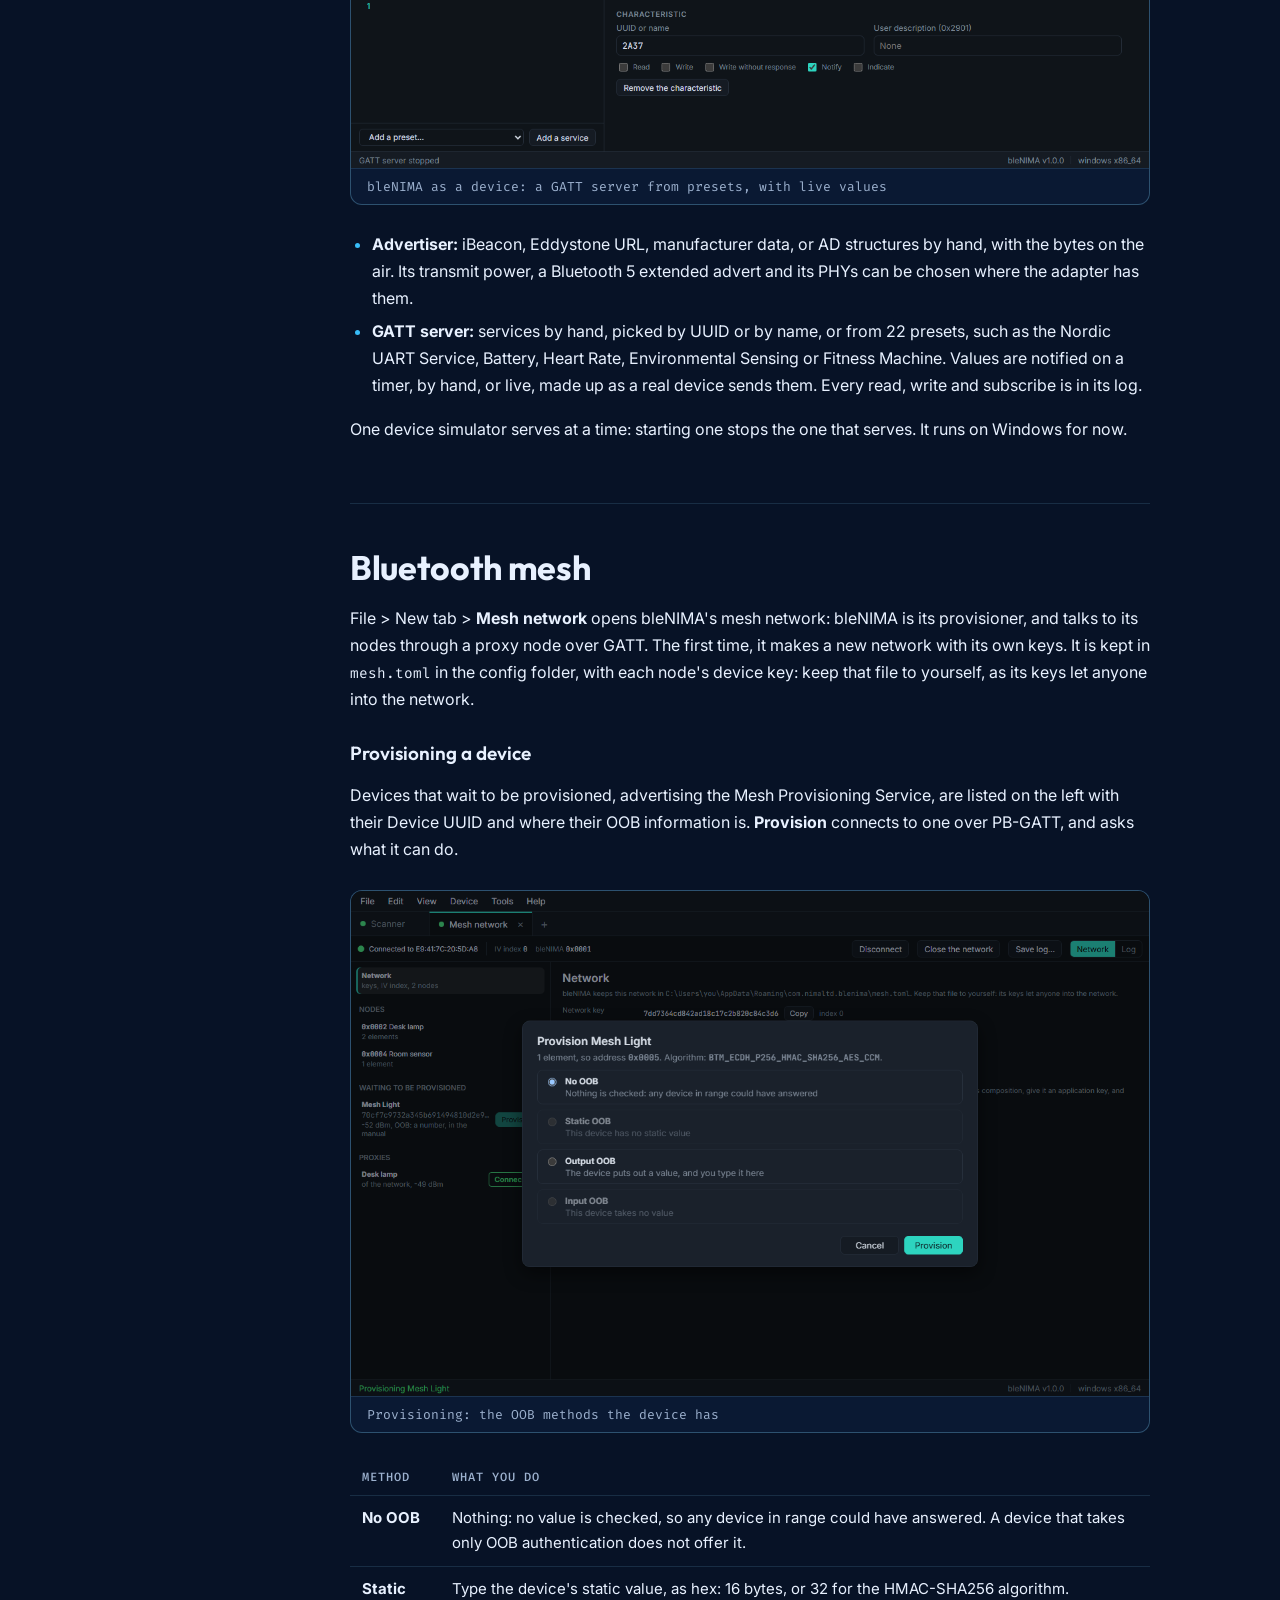
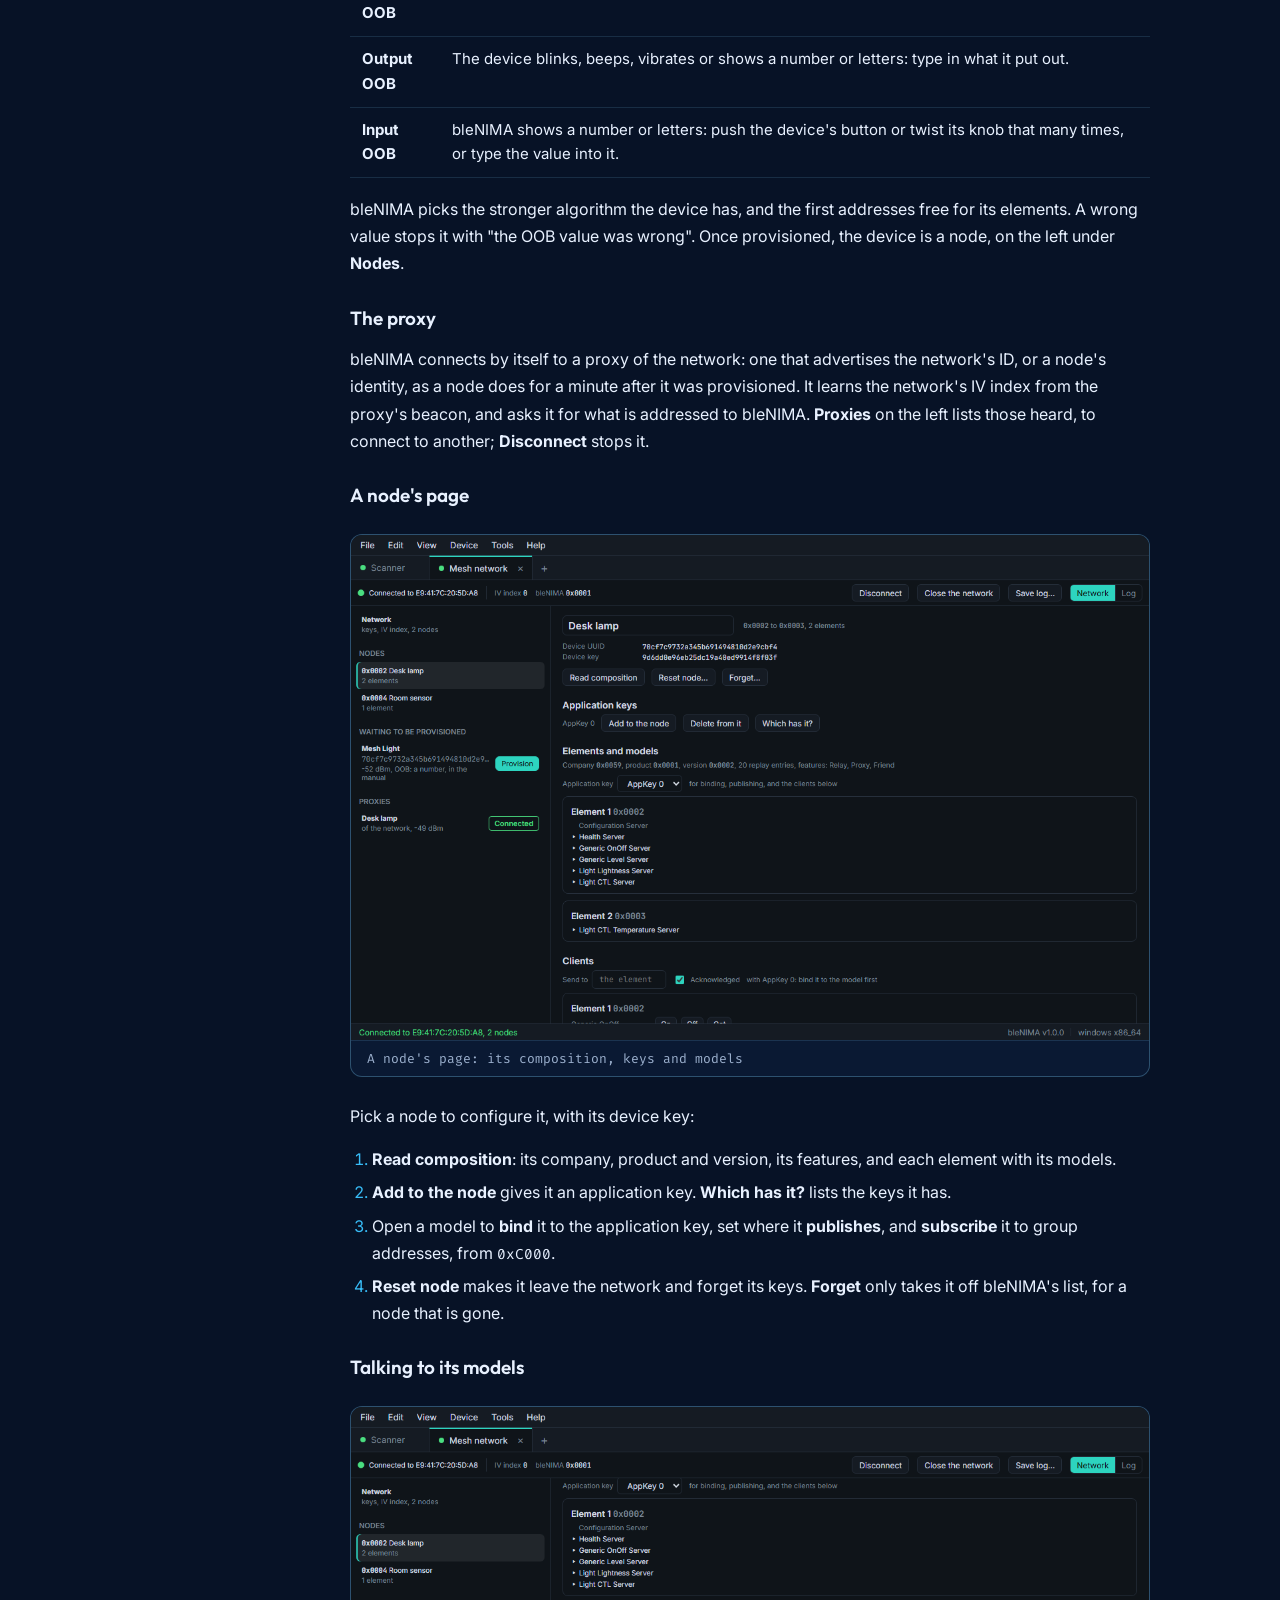
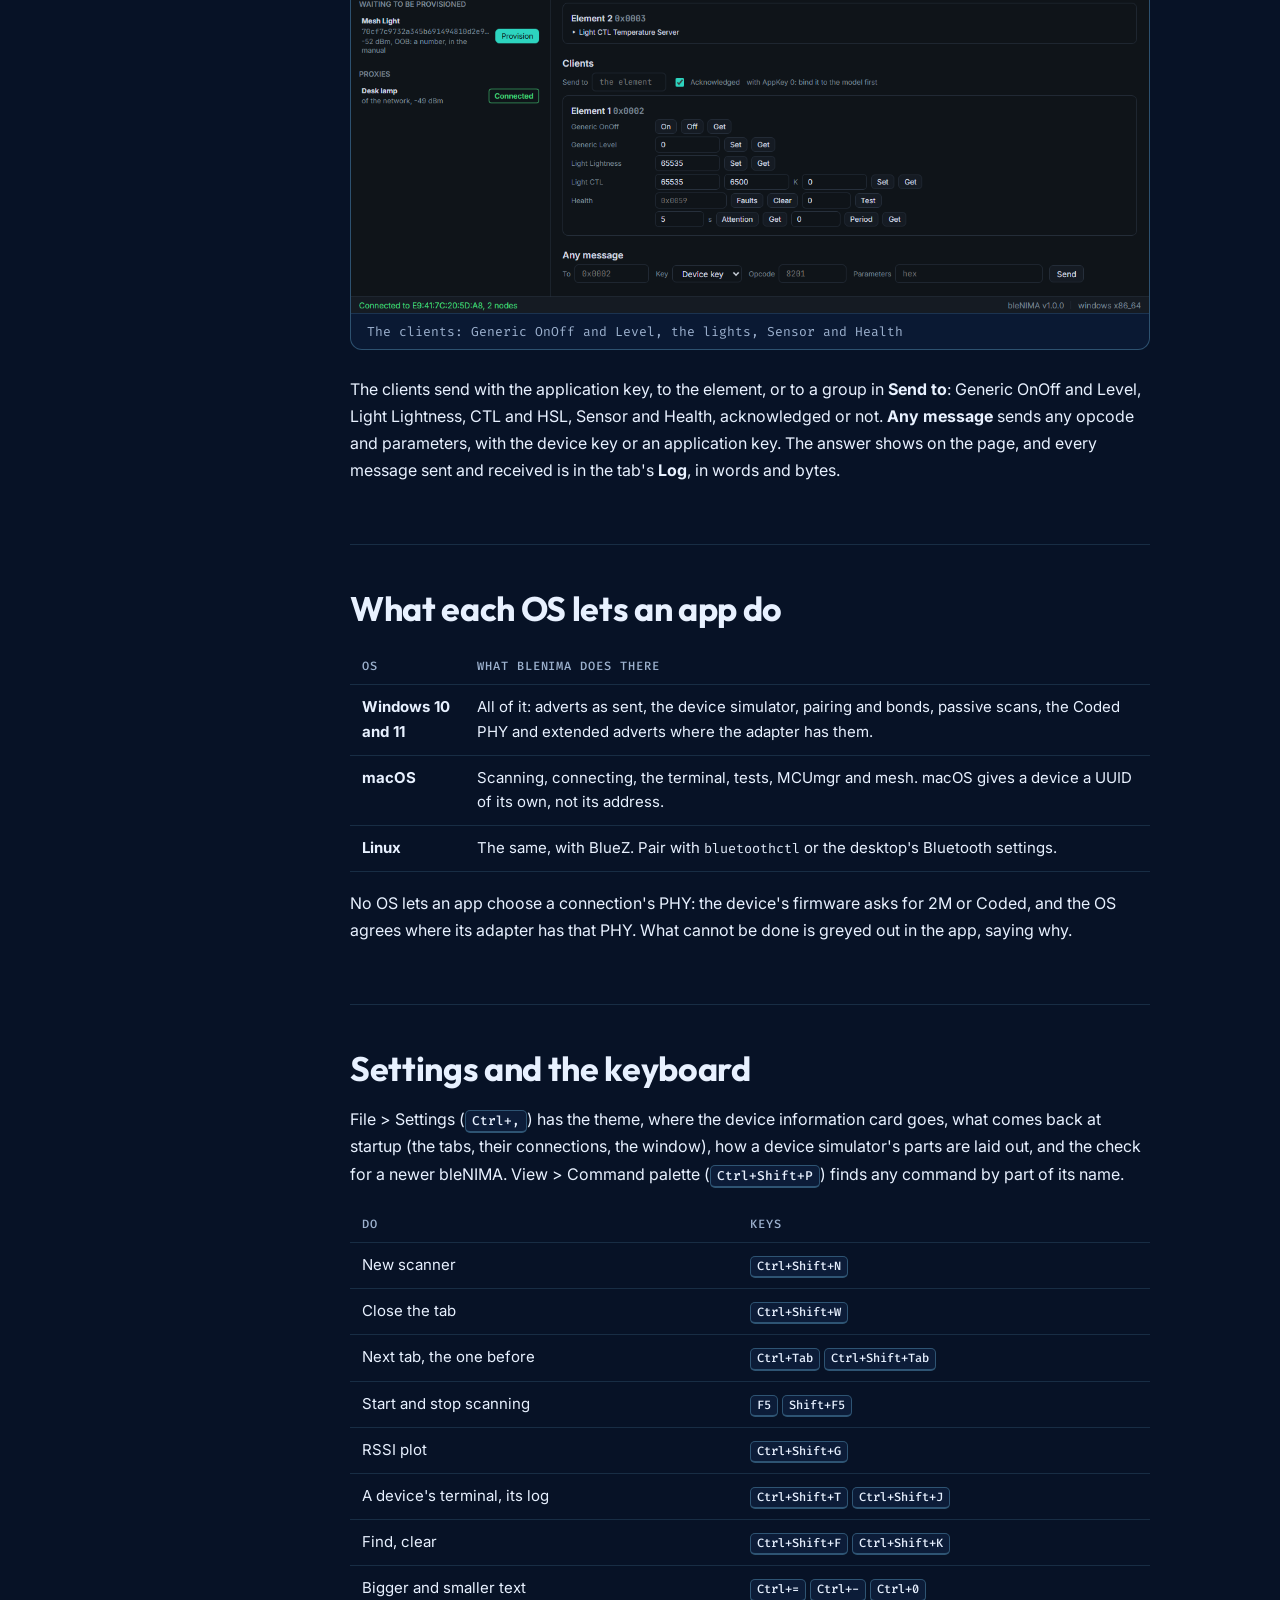
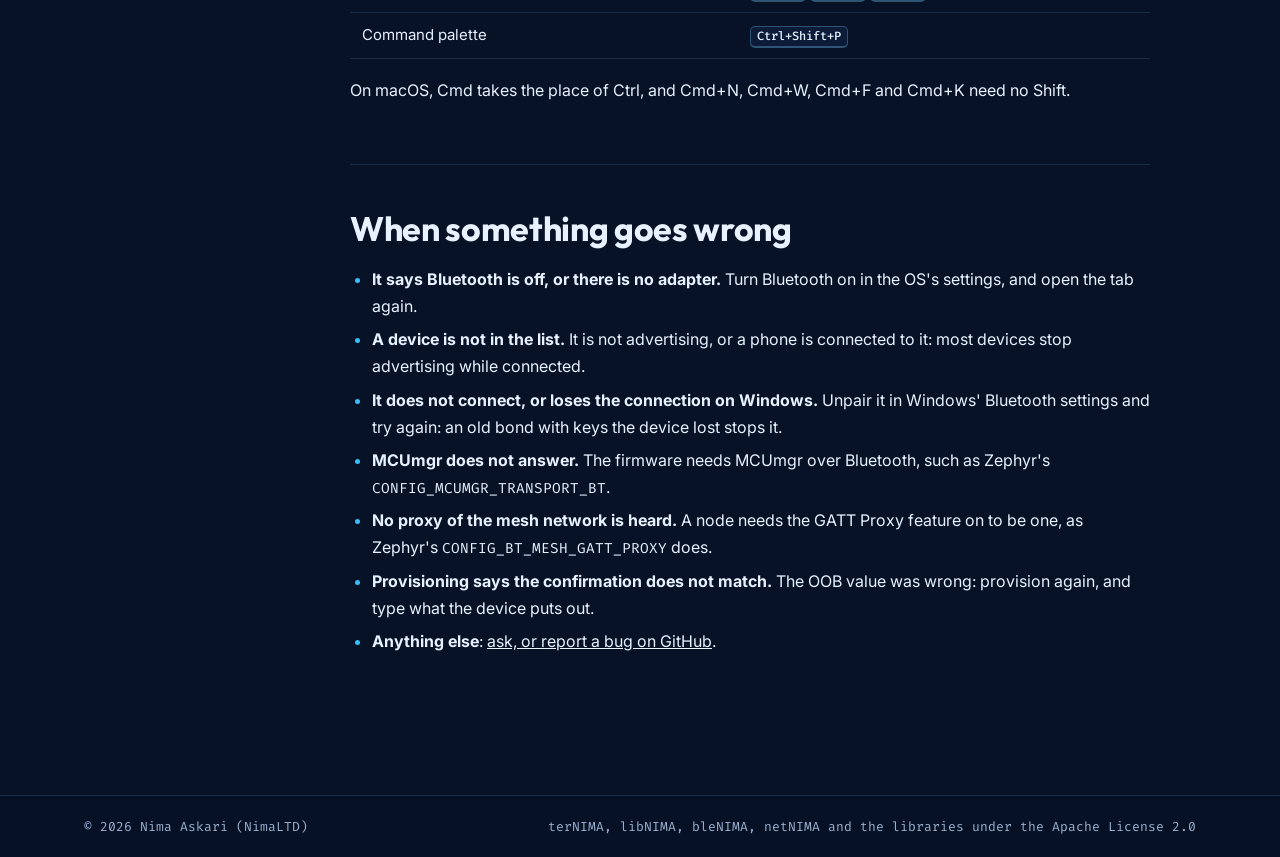
<file: blenima/help/index.html>
<!doctype html>
<html lang="en">
<head>
<meta charset="utf-8">
<meta name="viewport" content="width=device-width, initial-scale=1">
<title>bleNIMA help | Bluetooth LE testing, step by step</title>
<meta name="description" content="How to use bleNIMA: the scanner, a device's GATT table, the terminal, the log, tests, MCUmgr firmware update, pairing, the device simulator and Bluetooth mesh, with screenshots.">
<meta name="author" content="Nima Askari">
<link rel="canonical" href="https://nimaltd.github.io/blenima/help/">
<meta property="og:type" content="website">
<meta property="og:url" content="https://nimaltd.github.io/blenima/help/">
<meta property="og:title" content="bleNIMA help | Bluetooth LE testing, step by step">
<meta property="og:description" content="How to use bleNIMA: the scanner, a device's GATT table, the terminal, the log, tests, MCUmgr firmware update, pairing, the device simulator and Bluetooth mesh, with screenshots.">
<meta property="og:image" content="https://nimaltd.github.io/assets/help/blenima-scanner.png">
<meta name="twitter:card" content="summary_large_image">
<meta name="theme-color" content="#071226">
<link rel="icon" href="/assets/favicon.svg" type="image/svg+xml">
<script>
  /* Before anything is drawn, so the page never flashes the other theme. */
  document.documentElement.classList.add("js");
  try { var t = localStorage.getItem("theme"); if (t === "light" || t === "dark") document.documentElement.dataset.theme = t; } catch (e) {}
</script>
<link rel="preconnect" href="https://fonts.googleapis.com">
<link rel="preconnect" href="https://fonts.gstatic.com" crossorigin>
<link href="https://fonts.googleapis.com/css2?family=Fira+Code:wght@400;500&family=Inter:wght@400;500;600&family=Outfit:wght@500;600;700&display=swap" rel="stylesheet">
<!-- ?v= is the version of the files in /assets: when one of them changes, raise it everywhere in the site at once, site.js too, so that no page is shown with an old copy of one. -->
<link rel="stylesheet" href="/assets/site.css?v=3">
<script src="/assets/site.js?v=4" defer></script>
</head>
<body>

<a class="skip" href="#main">Skip to the content</a>
<svg class="faravahar" viewBox="150 90 700 380" aria-hidden="true" focusable="false"><use href="/assets/faravahar.svg?v=3#faravahar"/></svg>

<!-- The same header is on every page: a change to the menu goes into each. -->
<header class="nav">
  <div class="wrap nav-row">
    <a class="logo" href="/" aria-label="NimaLTD, the home page">
      <svg class="mark" viewBox="0 0 32 32" aria-hidden="true" focusable="false">
        <path class="mark-pins" d="M11 2v4M16 2v4M21 2v4M11 26v4M16 26v4M21 26v4M2 11h4M2 16h4M2 21h4M26 11h4M26 16h4M26 21h4"/>
        <rect class="mark-body" x="6" y="6" width="20" height="20" rx="4"/>
        <rect class="mark-die" x="10" y="10" width="12" height="12" rx="2"/>
        <path class="mark-n" d="M13.6 19.2v-6.4l4.8 6.4v-6.4"/>
      </svg>
      <span class="word">Nima<em>LTD</em></span>
    </a>
    <nav class="nav-links" id="nav-links" aria-label="Site">
      <details class="menu-products current">
        <summary>Products</summary>
        <ul class="menu-products-list">
          <li><a href="/ternima/"><b>terNIMA</b><span>A terminal for embedded developers</span></a></li>
          <li><a href="/libnima/"><b>libNIMA</b><span>A library into any project, from a window or a command</span></a></li>
          <li><a href="/blenima/" aria-current="true"><b>bleNIMA</b><span>A Bluetooth LE tester for embedded developers</span></a></li>
          <li><a href="/netnima/"><b>netNIMA</b><span>A network tester for embedded developers</span></a></li>
        </ul>
      </details>
      <a href="/libraries/">Libraries</a>
      <a href="/#support">Support</a>
    </nav>
    <div class="nav-tools">
      <button class="icon-btn" id="theme" type="button" aria-label="Switch to the light theme">
        <svg class="ico ico-sun"><use href="/assets/icons.svg?v=3#i-sun"/></svg><svg class="ico ico-moon"><use href="/assets/icons.svg?v=3#i-moon"/></svg>
      </button>
      <a class="btn ghost small" href="https://github.com/nimaltd"><svg class="ico"><use href="/assets/icons.svg?v=3#i-github"/></svg><span>GitHub</span></a>
      <button class="icon-btn menu-btn" id="menu" type="button" aria-label="Open the menu" aria-expanded="false" aria-controls="nav-links">
        <svg class="ico"><use href="/assets/icons.svg?v=3#i-menu"/></svg>
      </button>
    </div>
  </div>
</header>

<main id="main">
  <section class="hero wrap page-hero" id="top">
    <div class="hero-text">
      <h1>bleNIMA <span>help</span></h1>
      <p class="lead">Every part of bleNIMA, step by step, with what you see on the screen. The screenshots are of made-up devices: an nRF52840 DK running the Zephyr shell and MCUmgr, and a small mesh network.</p>
      <div class="ctas">
        <a class="btn amber" href="/blenima/#download"><svg class="ico"><use href="/assets/icons.svg?v=3#i-download"/></svg>Download</a>
        <a class="btn ghost" href="/blenima/">bleNIMA <svg class="ico"><use href="/assets/icons.svg?v=3#i-arrow"/></svg></a>
      </div>
    </div>
  </section>

  <div class="wrap help">
    <nav class="help-toc" aria-label="On this page">
      <b>On this page</b>
      <ol>
        <li><a href="#start">Getting started</a></li>
        <li><a href="#scanner">The scanner</a></li>
        <li><a href="#gatt">A device: its GATT table</a></li>
        <li><a href="#terminal">The terminal</a></li>
        <li><a href="#log">The log</a></li>
        <li><a href="#tests">Tests</a></li>
        <li><a href="#mcumgr">Firmware update: MCUmgr</a></li>
        <li><a href="#pairing">Pairing and bonds</a></li>
        <li><a href="#simulator">The device simulator</a></li>
        <li><a href="#mesh">Bluetooth mesh</a></li>
        <li><a href="#os">What each OS lets an app do</a></li>
        <li><a href="#settings">Settings and the keyboard</a></li>
        <li><a href="#trouble">When something goes wrong</a></li>
      </ol>
    </nav>
    <article class="help-body">
      <section id="start">
        <h2>Getting started</h2>

<p>Download bleNIMA for your computer from <a href="/blenima/#download">its page</a>: the <code>-setup.exe</code> or the <code>.msi</code> for Windows 10 and 11, the <code>.dmg</code> for macOS on Apple Silicon and Intel, and the AppImage, <code>.deb</code> or <code>.rpm</code> for Linux. It uses the computer's own Bluetooth: there is no dongle to buy.</p>
<div class="note"><p><b>Not signed yet.</b> Windows may say "Windows protected your PC": click <b>More info</b>, then <b>Run anyway</b>. macOS may say the app is damaged or cannot be checked: move it to Applications, then run <code>xattr -cr /Applications/bleNIMA.app</code> in Terminal. On Linux, make the AppImage runnable with <code>chmod +x</code>.</p></div>
<figure><img src="/assets/help/blenima-welcome.png" width="1200" height="760" loading="lazy" decoding="async" alt="bleNIMA&#x27;s welcome page: its logo and version, its GitHub and help addresses, the radio, what New tab opens, and the New scanner button"><figcaption>The welcome page: what bleNIMA is, the radio, and a button for the scanner</figcaption></figure>
<p>With no tab open, the welcome page shows the Bluetooth radio bleNIMA found, and what File &gt; New tab and the <b>+</b> button open: the <b>Scanner</b>, a <b>Device simulator</b>, and the <b>Mesh network</b>. There is one scanner and one Mesh tab at most. Device and terminal tabs open from the scanner. Help &gt; Check for updates looks on GitHub for a newer bleNIMA.</p>
      </section>
      <section id="scanner">
        <h2>The scanner</h2>

<p><b>New scanner</b>, or <kbd>Ctrl+Shift+N</kbd>, opens the scanner, and it starts listening. Each device the computer hears is a row: its name and address, its RSSI, how often it advertises, how many adverts came, and what its advert says, such as a company, a service or a beacon.</p>
<figure><img src="/assets/help/blenima-scanner.png" width="1200" height="760" loading="lazy" decoding="async" alt="The Scanner tab with six devices, nRF52840 DK, Thermo Sensor, ESP32-C3 SMP, Mesh Light, an iBeacon and HR Monitor, each with its RSSI, interval, adverts and what it says; nRF52840 DK picked, with Connect and Terminal, its address, PDU, RSSI and TX power, and its advert&#x27;s structures"><figcaption>The scanner: every device around, and one&#x27;s advert in words and bytes</figcaption></figure>
<p>Pick a device to see its advert on the right: each AD structure in words, then the bytes. iBeacon, Eddystone and AltBeacon are read out. On Windows the bytes are the advert as it was sent; on macOS and Linux bleNIMA makes them again from what the OS read.</p>
<ul>
<li><b>Filter</b> by name, address, company or service, by RSSI, or to the named, connectable or starred devices. The star keeps a device in the list as a favourite.</li>
<li><b>Sort</b> keeps the list in the order devices were first heard, unless you choose RSSI, name or last heard.</li>
<li><b>RSSI plot</b> (<kbd>Ctrl+Shift+G</kbd>) draws each device's RSSI over time.</li>
<li><b>Active scan</b> asks for scan responses; <b>passive</b> only listens. <b>Coded PHY</b> hears long range adverts too, where the adapter has it. What an adapter or an OS cannot do is greyed out, saying why.</li>
<li><b>CSV</b> saves the list. <b>Stop</b> (<kbd>Shift+F5</kbd>) and <b>Start</b> (<kbd>F5</kbd>) pause and go on.</li>
</ul>
<p><b>Connect</b>, or a double-click, opens a device tab. <b>Terminal</b> opens it straight in its terminal.</p>
      </section>
      <section id="gatt">
        <h2>A device: its GATT table</h2>

<p>A device tab connects, reads the GATT table, and keeps the connection: when the device goes, it connects again as soon as it is heard, and the log says how long it was gone.</p>
<figure><img src="/assets/help/blenima-gatt.png" width="1200" height="760" loading="lazy" decoding="async" alt="The device tab of nRF52840 DK connected with MTU 247 and PHY 2M: the device information card, the services from Generic Access to the Nordic UART Service, and Battery Level picked, notifying, with its plot over twelve seconds"><figcaption>A device&#x27;s GATT table, its information read out, and a value plotted live</figcaption></figure>
<p>The toolbar shows the MTU, the PHY each way, and the connection interval, latency and timeout, with a preset to ask for: balanced, throughput or low power. The card on top has the device's name, battery, maker, model, serial and firmware, read by themselves when it connects; Settings says where it goes, or hides it.</p>
<p>Services and characteristics have their standard names, and their values are in words: Heart Rate, Blood Pressure, Glucose, Cycling Power, Current Time and many more. Pick one to:</p>
<ul>
<li><b>Read</b>, <b>Write</b> and <b>Notify</b> or <b>Indicate</b>, with a form for the standard values, such as setting the time or an alert.</li>
<li>Choose how its value shows: hex, text, or any number format, either byte order. The choice stays for the next time.</li>
<li><b>Plot</b> what comes, live, and see every value with its time.</li>
<li>Read its descriptors, in words too.</li>
</ul>
<p>On Windows, <b>Pair</b> pairs and bonds, and Windows asks for a passkey itself when the device needs one.</p>
      </section>
      <section id="terminal">
        <h2>The terminal</h2>

<p>The <b>Terminal</b> view (<kbd>Ctrl+Shift+T</kbd>) is a real terminal, as in terNIMA, on a write and a notify characteristic. It finds the Nordic UART Service, HM-10 and Microchip's Transparent UART by itself, so the Zephyr shell works at once; any other pair can be chosen.</p>
<figure><img src="/assets/help/blenima-terminal.png" width="1200" height="760" loading="lazy" decoding="async" alt="The Terminal view writing to UART RX and showing UART TX: the nRF Connect SDK boot banner, then kernel version, device list and bt info typed at the uart prompt"><figcaption>The Zephyr shell over the Nordic UART Service, in a real terminal</figcaption></figure>
<p><b>Enter sends</b> CR, LF or both, and <b>Local echo</b> shows what you type when the device does not send it back. Long writes are cut to fit the MTU.</p>
      </section>
      <section id="log">
        <h2>The log</h2>

<p>The <b>Log</b> view (<kbd>Ctrl+Shift+J</kbd>) has everything that happened on the connection, with times: each read, write and notification in words and in bytes, subscriptions, errors in words, and when it was lost and back.</p>
<figure><img src="/assets/help/blenima-log.png" width="1200" height="760" loading="lazy" decoding="async" alt="The Log view: the device information read when it connected, then Battery Level notified every 300 ms, each line with its time, kind, characteristic, value in words and bytes"><figcaption>The log: every read, write and notification, in words and bytes</figcaption></figure>
<p>Type in the filter to see only the lines that have it (<kbd>Ctrl+Shift+F</kbd>). <b>Save log</b> writes it to a file, and Edit &gt; Clear (<kbd>Ctrl+Shift+K</kbd>) empties it.</p>
      </section>
      <section id="tests">
        <h2>Tests</h2>

<p>The <b>Tests</b> view has four, each with what it found at the end:</p>
<table>
<tr><th>Test</th><th>What it does</th></tr>
<tr><td><b>Throughput</b></td><td>Counts the bytes the device notifies, second by second, and lost packets when the device counts them. A write flood sends packets the size of the MTU as fast as the OS takes them.</td></tr>
<tr><td><b>Latency</b></td><td>Writes, and times the notification that answers, round after round.</td></tr>
<tr><td><b>Connection soak</b></td><td>Disconnects and connects again, cycle after cycle, and times each connection to the end of discovery.</td></tr>
<tr><td><b>Send and expect</b></td><td>A script of what to send and what to expect back, with a pass or fail report.</td></tr>
</table>
      </section>
      <section id="mcumgr">
        <h2>Firmware update: MCUmgr</h2>

<p>A device with MCUmgr's SMP service, as Zephyr and nRF Connect SDK build it, has the <b>MCUmgr</b> view. <b>Read image slots</b> shows each image's slots, with their version, state, size and hash.</p>
<figure><img src="/assets/help/blenima-mcumgr.png" width="1200" height="760" loading="lazy" decoding="async" alt="The MCUmgr view: image 0 slot 0 at version 1.4.2, active, confirmed and bootable, and slot 1 at 1.5.0, bootable, with Test and Erase; an SMP buffer of 2475 bytes, four times; and Pick an image under Update"><figcaption>Firmware update over MCUmgr: the image slots, and an update in one go</figcaption></figure>
<ul>
<li><b>Test</b> marks a slot's image to run once at the next reset; <b>Confirm</b> keeps the one that runs. <b>Erase</b> empties a slot that is not active.</li>
<li><b>Pick an image</b> takes a signed MCUboot image, such as Zephyr's <code>zephyr.signed.bin</code>, and reads its version from its header.</li>
<li><b>Update</b> does it all in one go: it uploads, marks the image to test, resets the device, waits for it to come back, checks that the new image runs, and confirms it, with each step shown. <b>Only a newer version</b> lets the device refuse an older one.</li>
<li><b>Reset device</b> and <b>Echo</b> check that MCUmgr answers. The pieces of an upload fit the device's SMP buffer, as its MCUmgr parameters say.</li>
</ul>
      </section>
      <section id="pairing">
        <h2>Pairing and bonds</h2>

<p>On Windows, Device &gt; Pair and Unpair act on the device in front, and Device &gt; Bonded devices lists every device Windows has a bond with, to take one away. Windows asks for a passkey itself when a device needs one. On macOS and Linux, pair in the OS's Bluetooth settings.</p>
      </section>
      <section id="simulator">
        <h2>The device simulator</h2>

<p>A <b>Device simulator</b> tab makes bleNIMA a device, to test a phone app or a central's firmware. It has two parts, as views, on one page or in two columns, as Settings says:</p>
<figure><img src="/assets/help/blenima-simulator.png" width="1200" height="760" loading="lazy" decoding="async" alt="The Device simulator&#x27;s GATT server with the Nordic UART Service and Heart Rate, and Heart Rate Measurement picked, notifying 80 bpm every second with live values"><figcaption>bleNIMA as a device: a GATT server from presets, with live values</figcaption></figure>
<ul>
<li><b>Advertiser:</b> iBeacon, Eddystone URL, manufacturer data, or AD structures by hand, with the bytes on the air. Its transmit power, a Bluetooth 5 extended advert and its PHYs can be chosen where the adapter has them.</li>
<li><b>GATT server:</b> services by hand, picked by UUID or by name, or from 22 presets, such as the Nordic UART Service, Battery, Heart Rate, Environmental Sensing or Fitness Machine. Values are notified on a timer, by hand, or live, made up as a real device sends them. Every read, write and subscribe is in its log.</li>
</ul>
<p>One device simulator serves at a time: starting one stops the one that serves. It runs on Windows for now.</p>
      </section>
      <section id="mesh">
        <h2>Bluetooth mesh</h2>

<p>File &gt; New tab &gt; <b>Mesh network</b> opens bleNIMA's mesh network: bleNIMA is its provisioner, and talks to its nodes through a proxy node over GATT. The first time, it makes a new network with its own keys. It is kept in <code>mesh.toml</code> in the config folder, with each node's device key: keep that file to yourself, as its keys let anyone into the network.</p>
<h3>Provisioning a device</h3>
<p>Devices that wait to be provisioned, advertising the Mesh Provisioning Service, are listed on the left with their Device UUID and where their OOB information is. <b>Provision</b> connects to one over PB-GATT, and asks what it can do.</p>
<figure><img src="/assets/help/blenima-mesh-provision.png" width="1200" height="760" loading="lazy" decoding="async" alt="The Provision Mesh Light dialog: one element, so address 0x0005, with the BTM_ECDH_P256_HMAC_SHA256_AES_CCM algorithm; No OOB chosen, Output OOB offered, and Static and Input OOB greyed out as the device has neither"><figcaption>Provisioning: the OOB methods the device has</figcaption></figure>
<table>
<tr><th>Method</th><th>What you do</th></tr>
<tr><td><b>No OOB</b></td><td>Nothing: no value is checked, so any device in range could have answered. A device that takes only OOB authentication does not offer it.</td></tr>
<tr><td><b>Static OOB</b></td><td>Type the device's static value, as hex: 16 bytes, or 32 for the HMAC-SHA256 algorithm.</td></tr>
<tr><td><b>Output OOB</b></td><td>The device blinks, beeps, vibrates or shows a number or letters: type in what it put out.</td></tr>
<tr><td><b>Input OOB</b></td><td>bleNIMA shows a number or letters: push the device's button or twist its knob that many times, or type the value into it.</td></tr>
</table>
<p>bleNIMA picks the stronger algorithm the device has, and the first addresses free for its elements. A wrong value stops it with "the OOB value was wrong". Once provisioned, the device is a node, on the left under <b>Nodes</b>.</p>
<h3>The proxy</h3>
<p>bleNIMA connects by itself to a proxy of the network: one that advertises the network's ID, or a node's identity, as a node does for a minute after it was provisioned. It learns the network's IV index from the proxy's beacon, and asks it for what is addressed to bleNIMA. <b>Proxies</b> on the left lists those heard, to connect to another; <b>Disconnect</b> stops it.</p>
<h3>A node's page</h3>
<figure><img src="/assets/help/blenima-mesh.png" width="1200" height="760" loading="lazy" decoding="async" alt="The Mesh network tab connected to a proxy: two nodes, Desk lamp and Room sensor, Mesh Light waiting to be provisioned, and Desk lamp&#x27;s page with its device key, its application key, and its two elements with their models"><figcaption>A node&#x27;s page: its composition, keys and models</figcaption></figure>
<p>Pick a node to configure it, with its device key:</p>
<ol>
<li><b>Read composition</b>: its company, product and version, its features, and each element with its models.</li>
<li><b>Add to the node</b> gives it an application key. <b>Which has it?</b> lists the keys it has.</li>
<li>Open a model to <b>bind</b> it to the application key, set where it <b>publishes</b>, and <b>subscribe</b> it to group addresses, from <code>0xC000</code>.</li>
<li><b>Reset node</b> makes it leave the network and forget its keys. <b>Forget</b> only takes it off bleNIMA's list, for a node that is gone.</li>
</ol>
<h3>Talking to its models</h3>
<figure><img src="/assets/help/blenima-mesh-clients.png" width="1200" height="760" loading="lazy" decoding="async" alt="Desk lamp&#x27;s elements and models, and the clients for element 1: Generic OnOff with On, Off and Get, Generic Level, Light Lightness and Light CTL with Set and Get, Health with faults, test, attention and period, and Any message with its address, key, opcode and parameters"><figcaption>The clients: Generic OnOff and Level, the lights, Sensor and Health</figcaption></figure>
<p>The clients send with the application key, to the element, or to a group in <b>Send to</b>: Generic OnOff and Level, Light Lightness, CTL and HSL, Sensor and Health, acknowledged or not. <b>Any message</b> sends any opcode and parameters, with the device key or an application key. The answer shows on the page, and every message sent and received is in the tab's <b>Log</b>, in words and bytes.</p>
      </section>
      <section id="os">
        <h2>What each OS lets an app do</h2>

<table>
<tr><th>OS</th><th>What bleNIMA does there</th></tr>
<tr><td><b>Windows 10 and 11</b></td><td>All of it: adverts as sent, the device simulator, pairing and bonds, passive scans, the Coded PHY and extended adverts where the adapter has them.</td></tr>
<tr><td><b>macOS</b></td><td>Scanning, connecting, the terminal, tests, MCUmgr and mesh. macOS gives a device a UUID of its own, not its address.</td></tr>
<tr><td><b>Linux</b></td><td>The same, with BlueZ. Pair with <code>bluetoothctl</code> or the desktop's Bluetooth settings.</td></tr>
</table>
<p>No OS lets an app choose a connection's PHY: the device's firmware asks for 2M or Coded, and the OS agrees where its adapter has that PHY. What cannot be done is greyed out in the app, saying why.</p>
      </section>
      <section id="settings">
        <h2>Settings and the keyboard</h2>

<p>File &gt; Settings (<kbd>Ctrl+,</kbd>) has the theme, where the device information card goes, what comes back at startup (the tabs, their connections, the window), how a device simulator's parts are laid out, and the check for a newer bleNIMA. View &gt; Command palette (<kbd>Ctrl+Shift+P</kbd>) finds any command by part of its name.</p>
<table>
<tr><th>Do</th><th>Keys</th></tr>
<tr><td>New scanner</td><td><kbd>Ctrl+Shift+N</kbd></td></tr>
<tr><td>Close the tab</td><td><kbd>Ctrl+Shift+W</kbd></td></tr>
<tr><td>Next tab, the one before</td><td><kbd>Ctrl+Tab</kbd> <kbd>Ctrl+Shift+Tab</kbd></td></tr>
<tr><td>Start and stop scanning</td><td><kbd>F5</kbd> <kbd>Shift+F5</kbd></td></tr>
<tr><td>RSSI plot</td><td><kbd>Ctrl+Shift+G</kbd></td></tr>
<tr><td>A device's terminal, its log</td><td><kbd>Ctrl+Shift+T</kbd> <kbd>Ctrl+Shift+J</kbd></td></tr>
<tr><td>Find, clear</td><td><kbd>Ctrl+Shift+F</kbd> <kbd>Ctrl+Shift+K</kbd></td></tr>
<tr><td>Bigger and smaller text</td><td><kbd>Ctrl+=</kbd> <kbd>Ctrl+-</kbd> <kbd>Ctrl+0</kbd></td></tr>
<tr><td>Command palette</td><td><kbd>Ctrl+Shift+P</kbd></td></tr>
</table>
<p>On macOS, Cmd takes the place of Ctrl, and Cmd+N, Cmd+W, Cmd+F and Cmd+K need no Shift.</p>
      </section>
      <section id="trouble">
        <h2>When something goes wrong</h2>

<ul>
<li><b>It says Bluetooth is off, or there is no adapter.</b> Turn Bluetooth on in the OS's settings, and open the tab again.</li>
<li><b>A device is not in the list.</b> It is not advertising, or a phone is connected to it: most devices stop advertising while connected.</li>
<li><b>It does not connect, or loses the connection on Windows.</b> Unpair it in Windows' Bluetooth settings and try again: an old bond with keys the device lost stops it.</li>
<li><b>MCUmgr does not answer.</b> The firmware needs MCUmgr over Bluetooth, such as Zephyr's <code>CONFIG_MCUMGR_TRANSPORT_BT</code>.</li>
<li><b>No proxy of the mesh network is heard.</b> A node needs the GATT Proxy feature on to be one, as Zephyr's <code>CONFIG_BT_MESH_GATT_PROXY</code> does.</li>
<li><b>Provisioning says the confirmation does not match.</b> The OOB value was wrong: provision again, and type what the device puts out.</li>
<li><b>Anything else</b>: <a href="https://github.com/nimaltd/bleNIMA/issues/new">ask, or report a bug on GitHub</a>.</li>
</ul>
      </section>
    </article>
  </div>
</main>

<footer class="foot">
  <div class="wrap foot-row">
    <span>&copy; <span id="year">2026</span> Nima Askari (NimaLTD)</span>
    <span>terNIMA, libNIMA, bleNIMA, netNIMA and the libraries under the Apache License 2.0</span>
  </div>
</footer>

<div class="toast" id="toast" role="status" aria-live="polite"></div>

<script async src="https://pagead2.googlesyndication.com/pagead/js/adsbygoogle.js?client=ca-pub-7024038399630106"
     crossorigin="anonymous"></script>
</body>
</html>
</file>
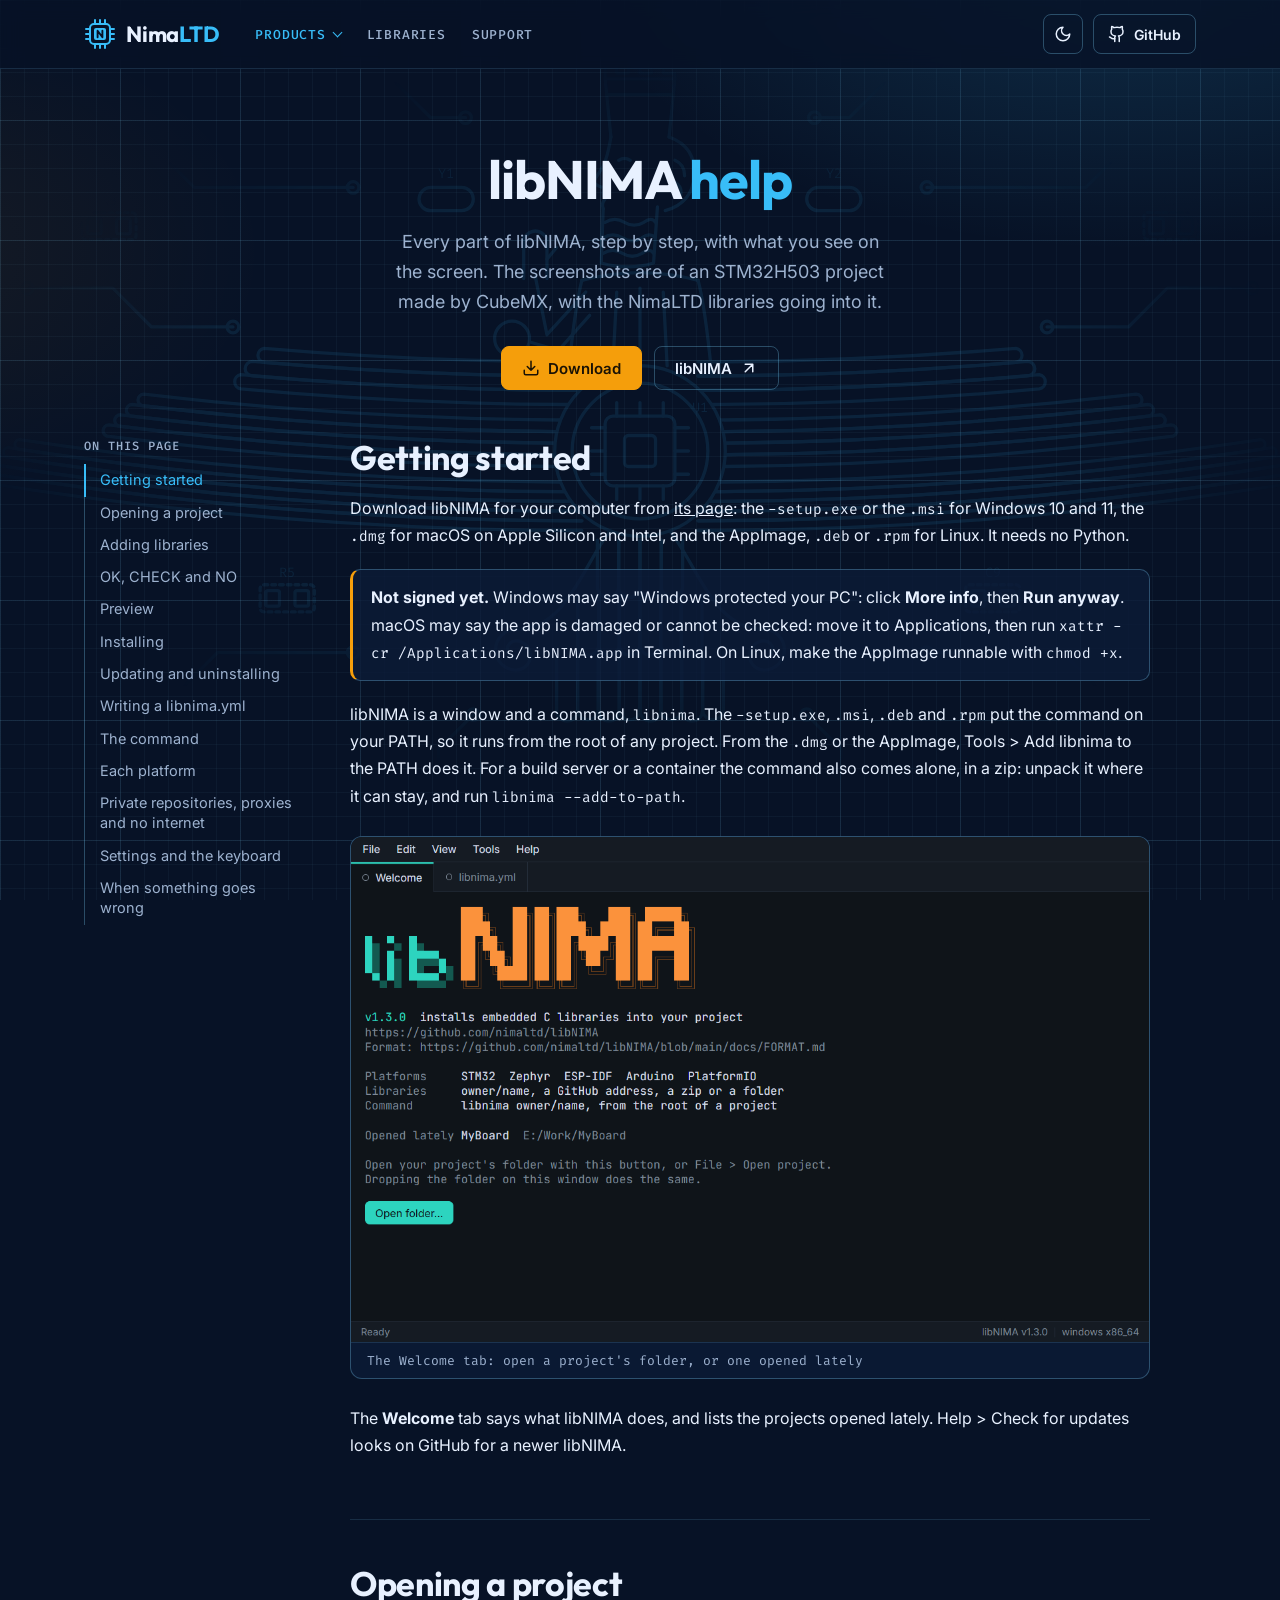
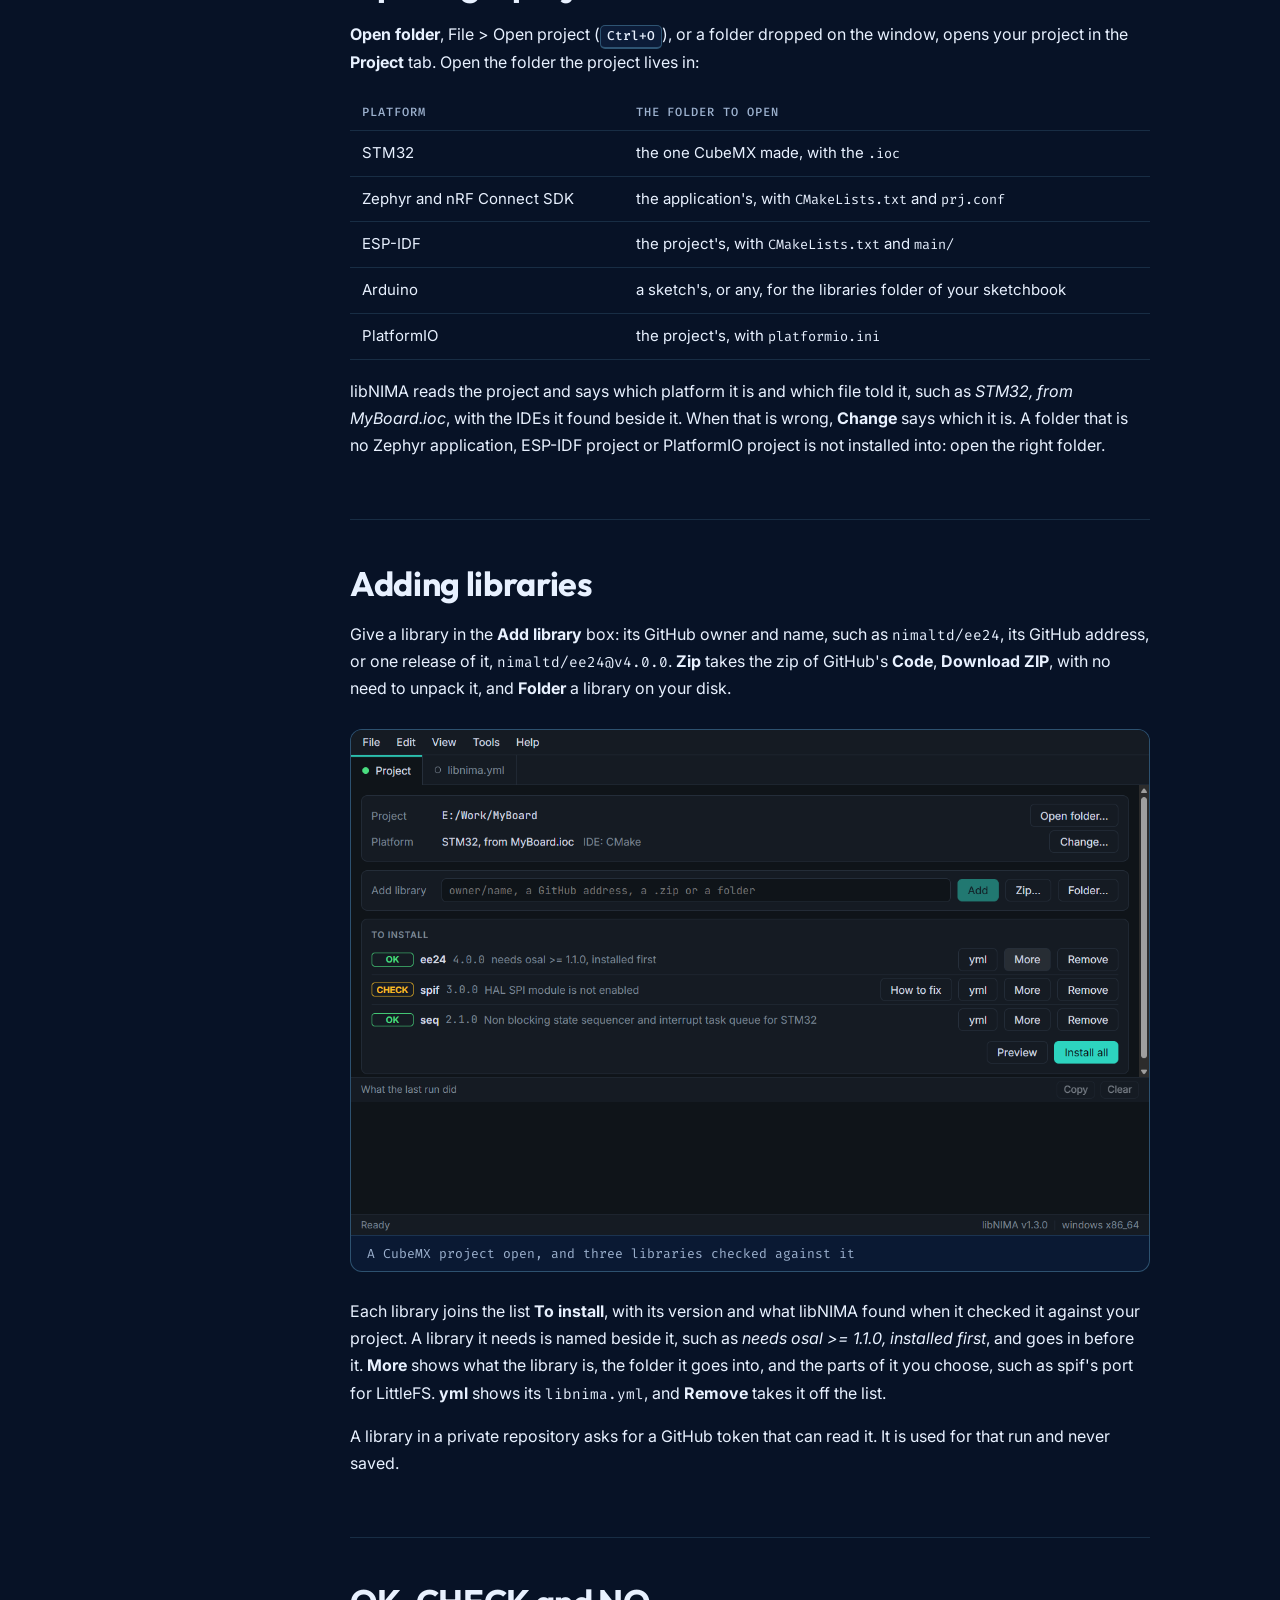
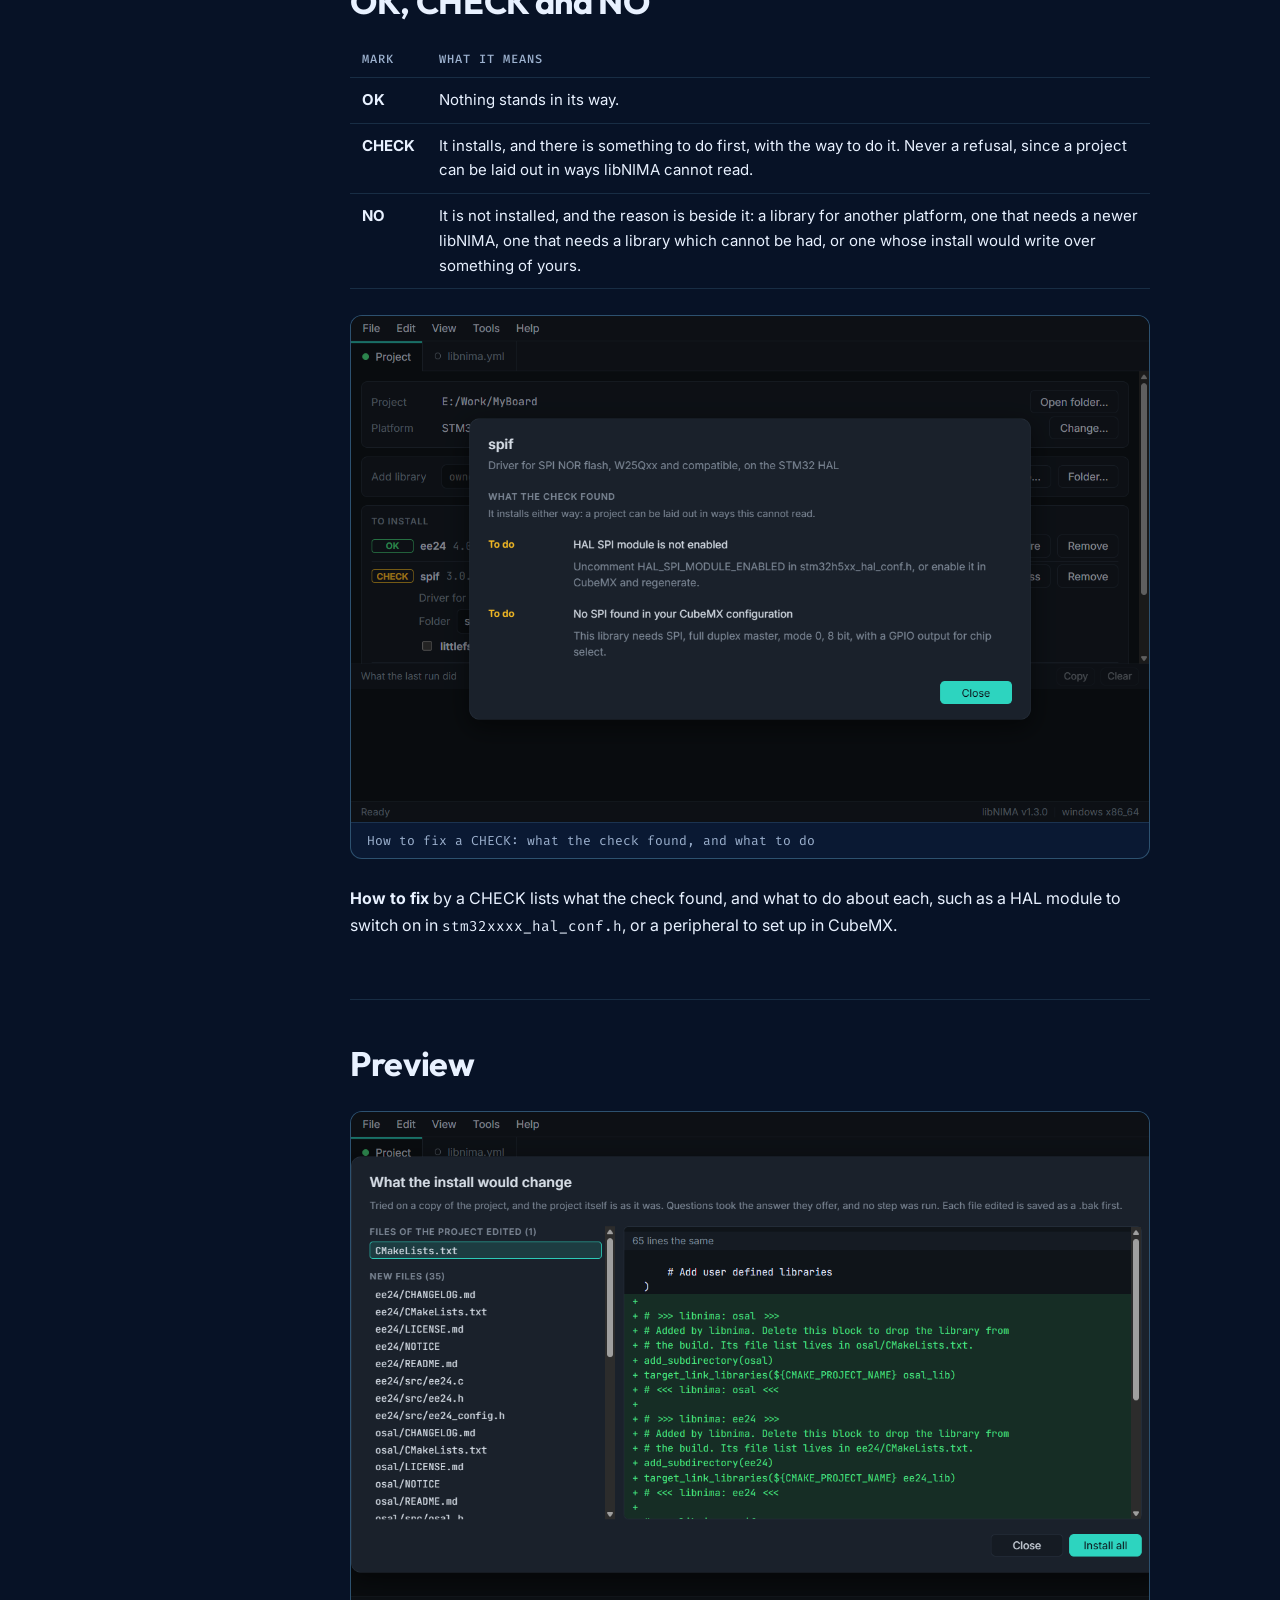
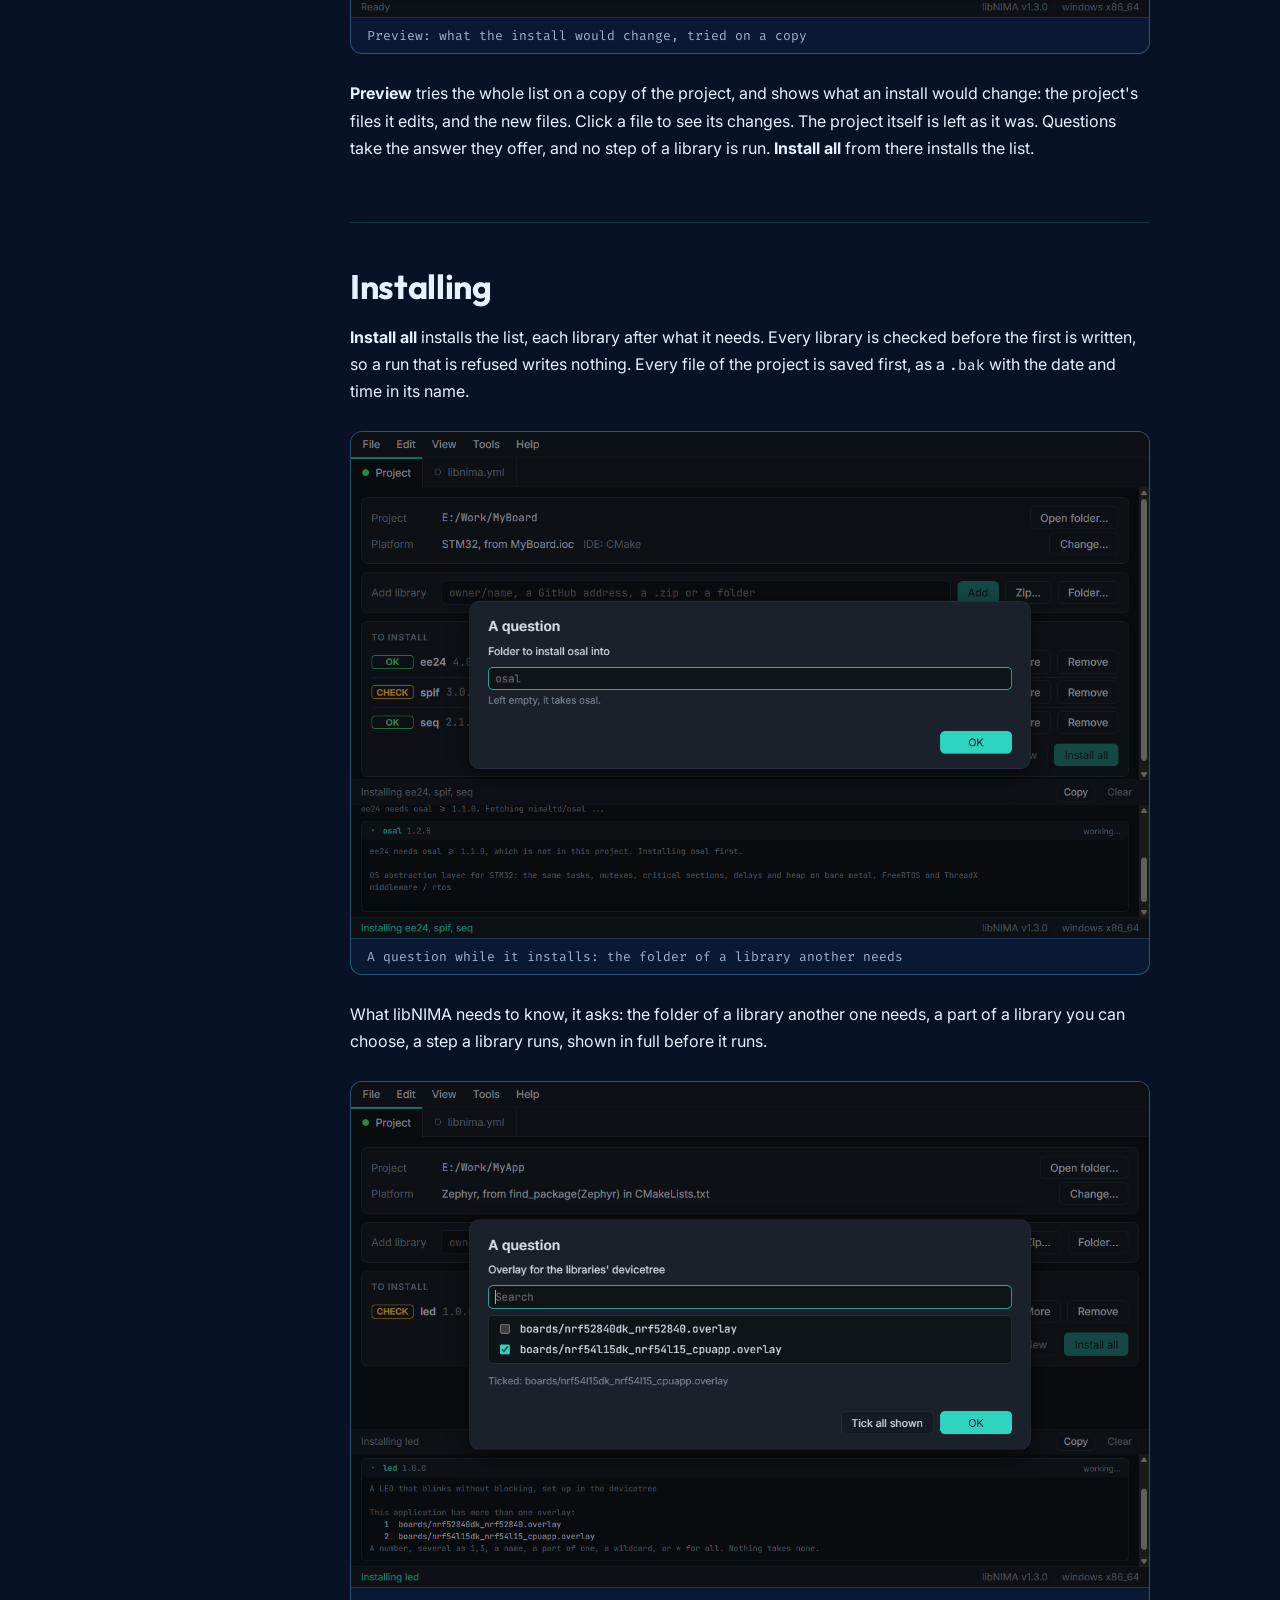
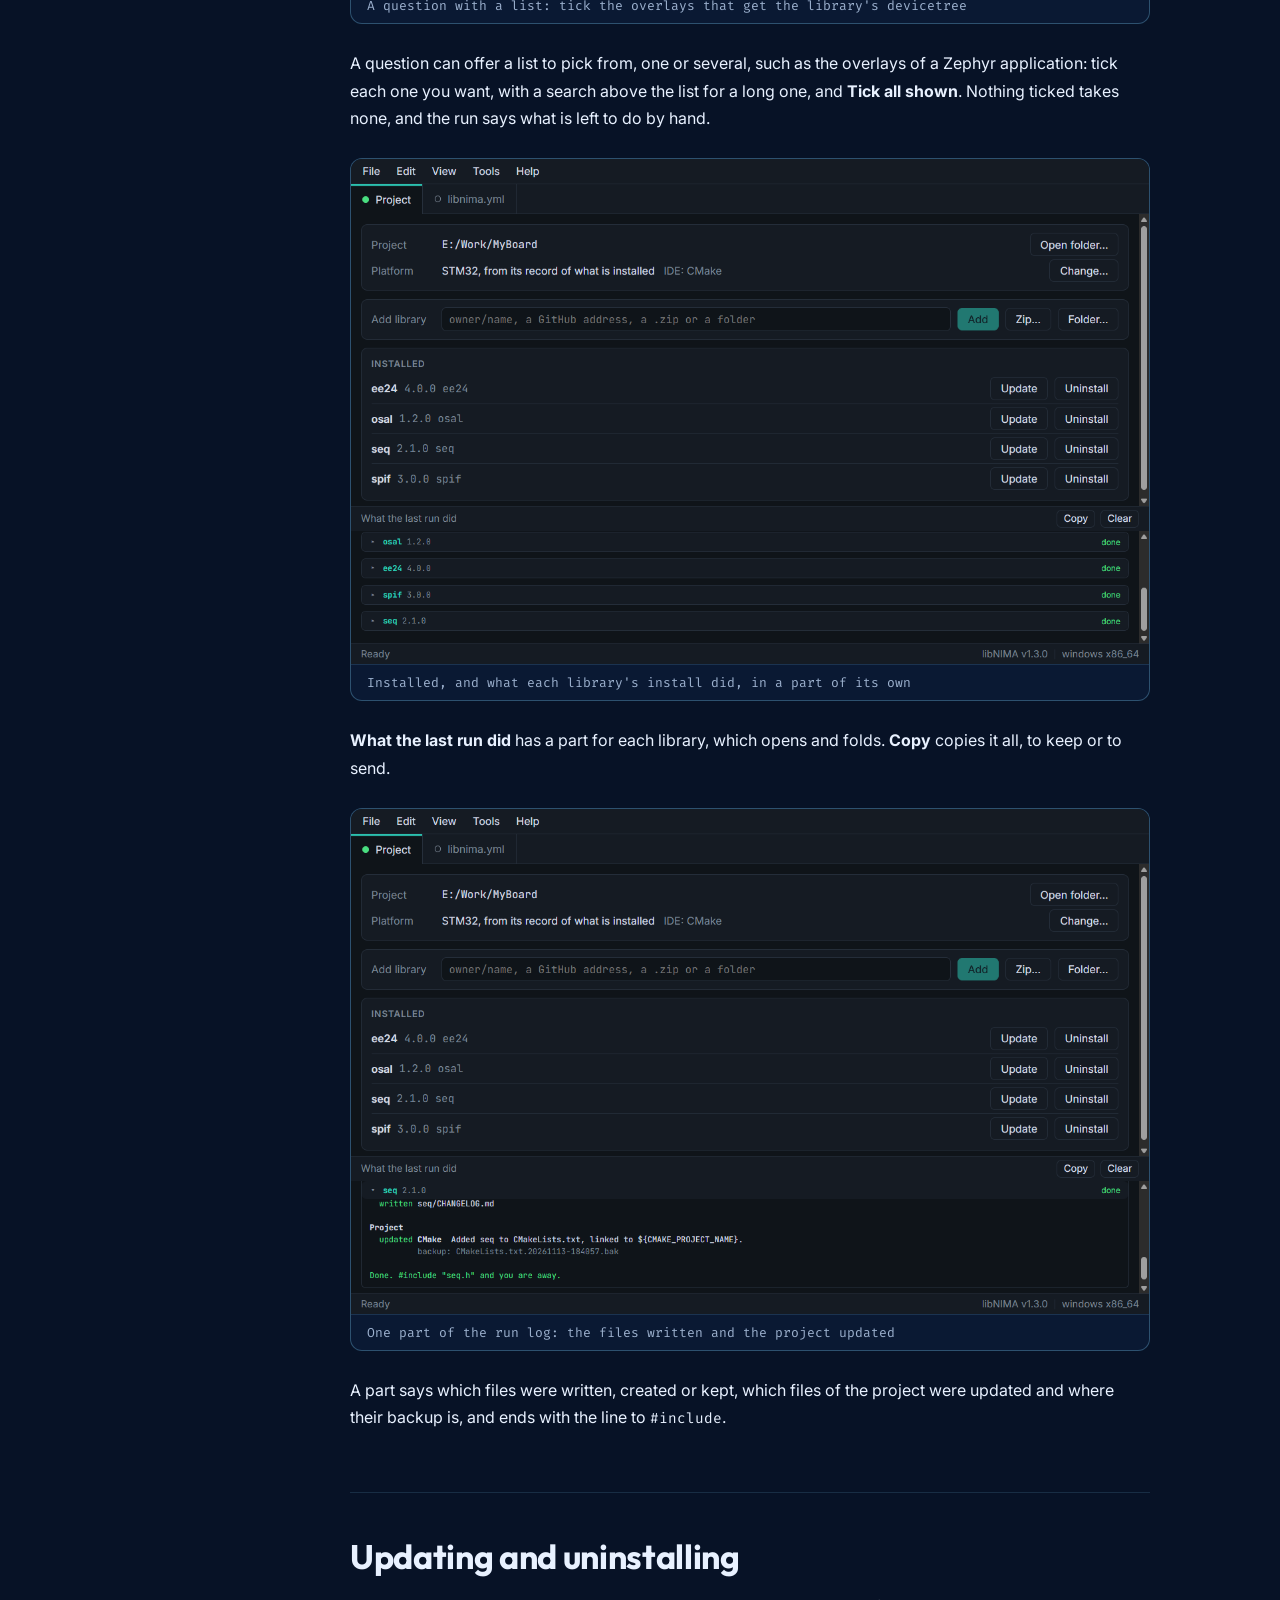
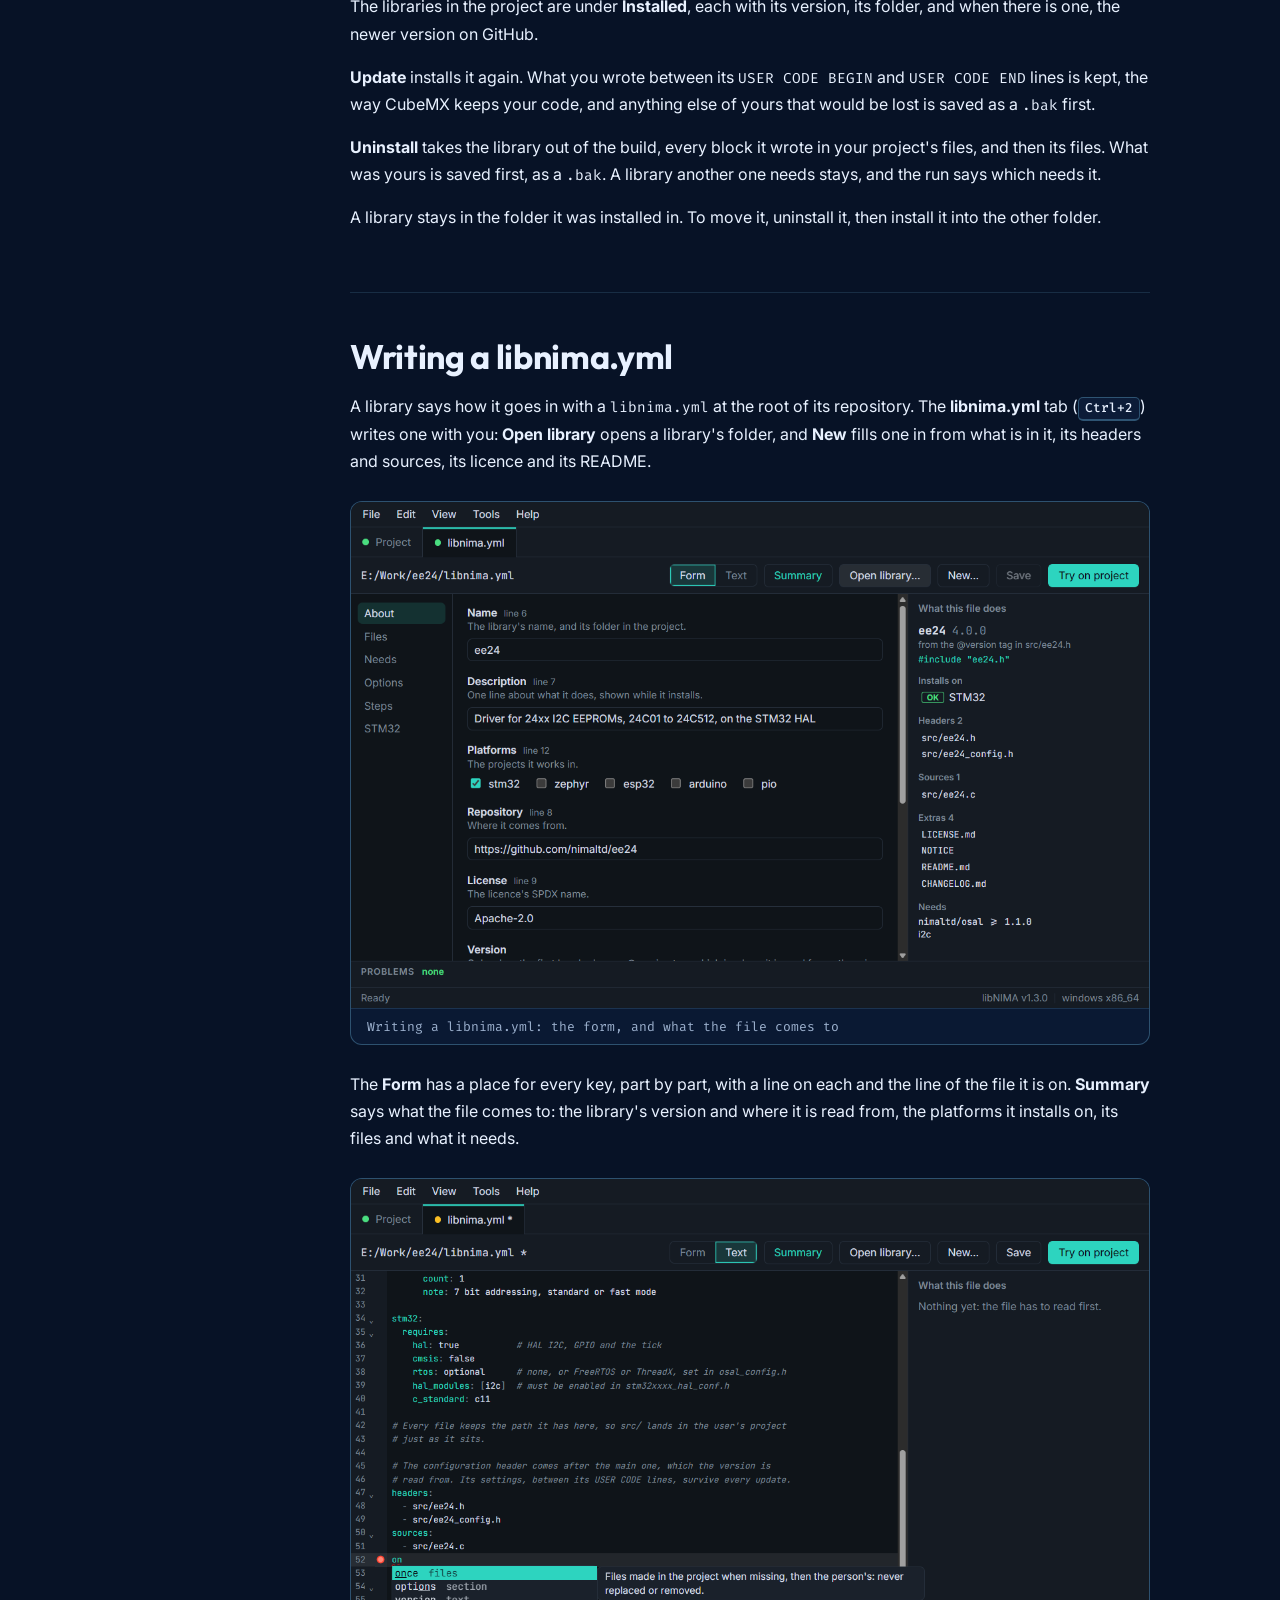
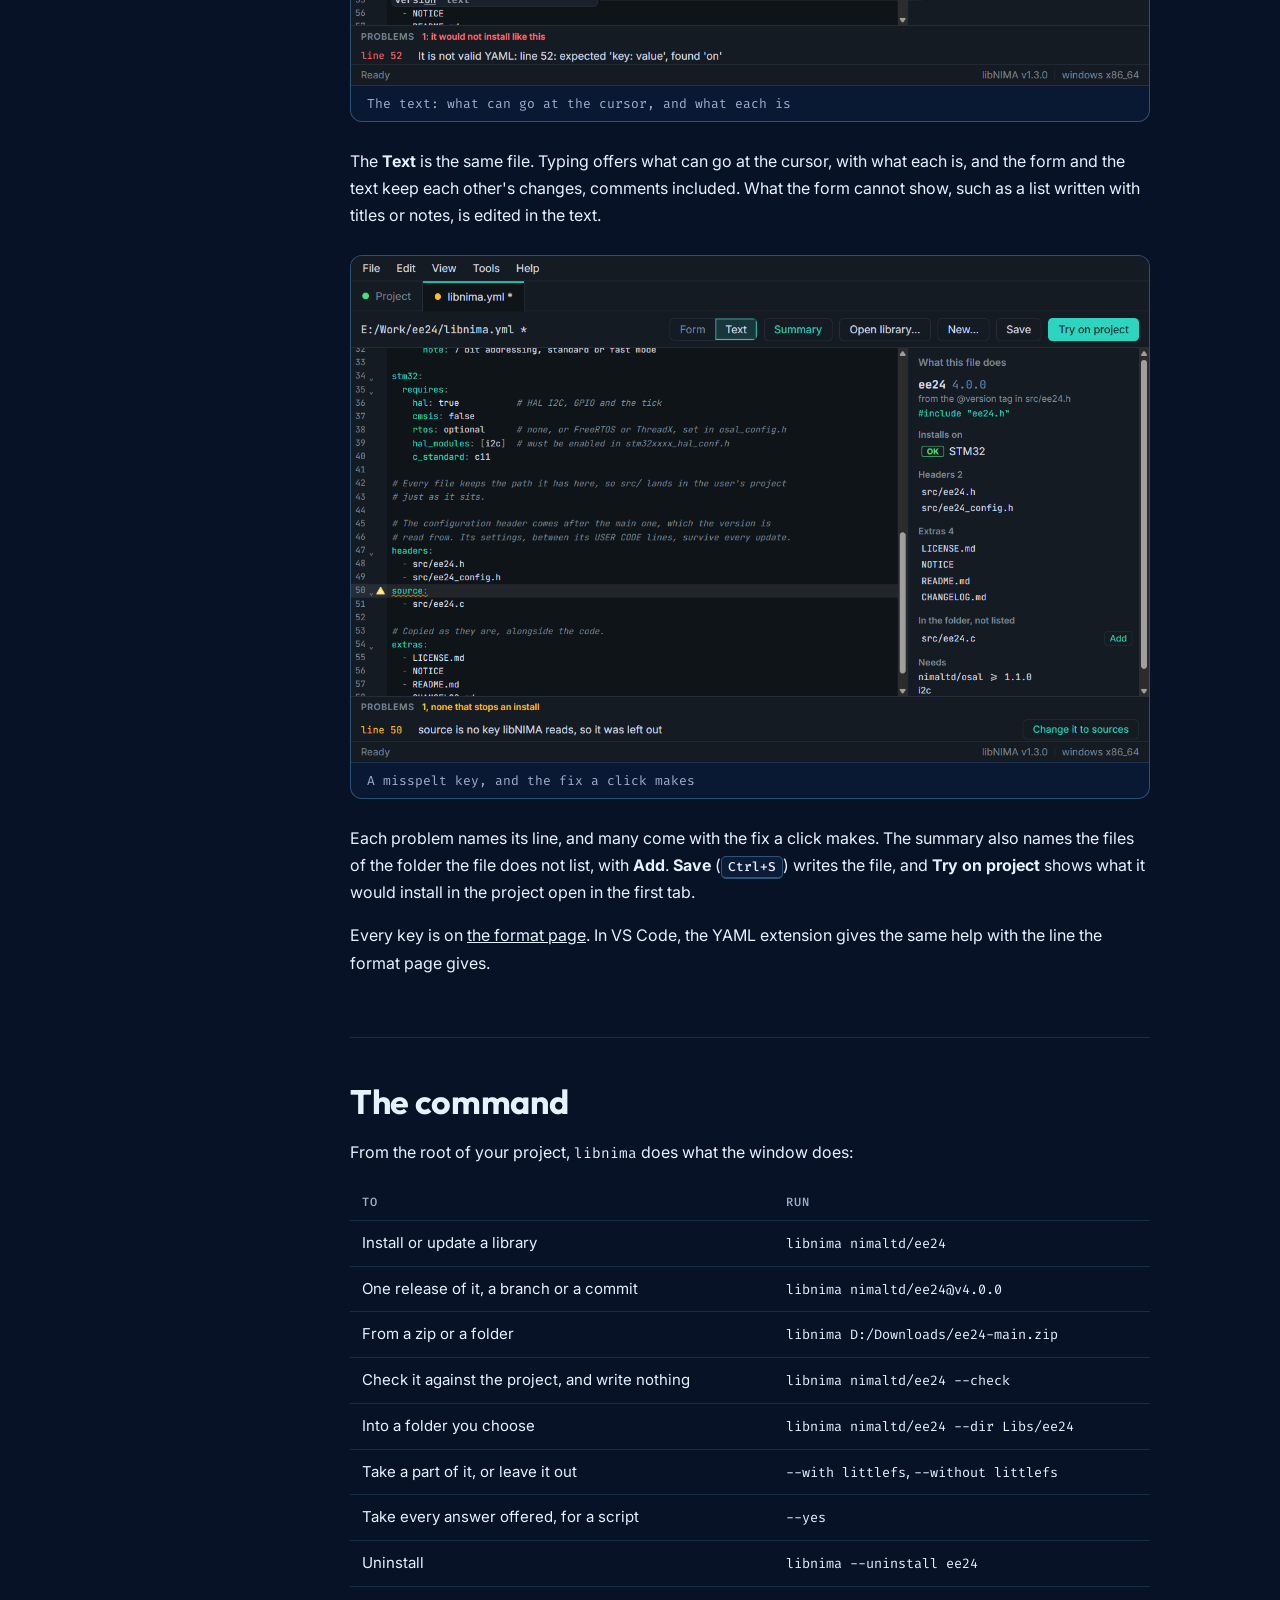
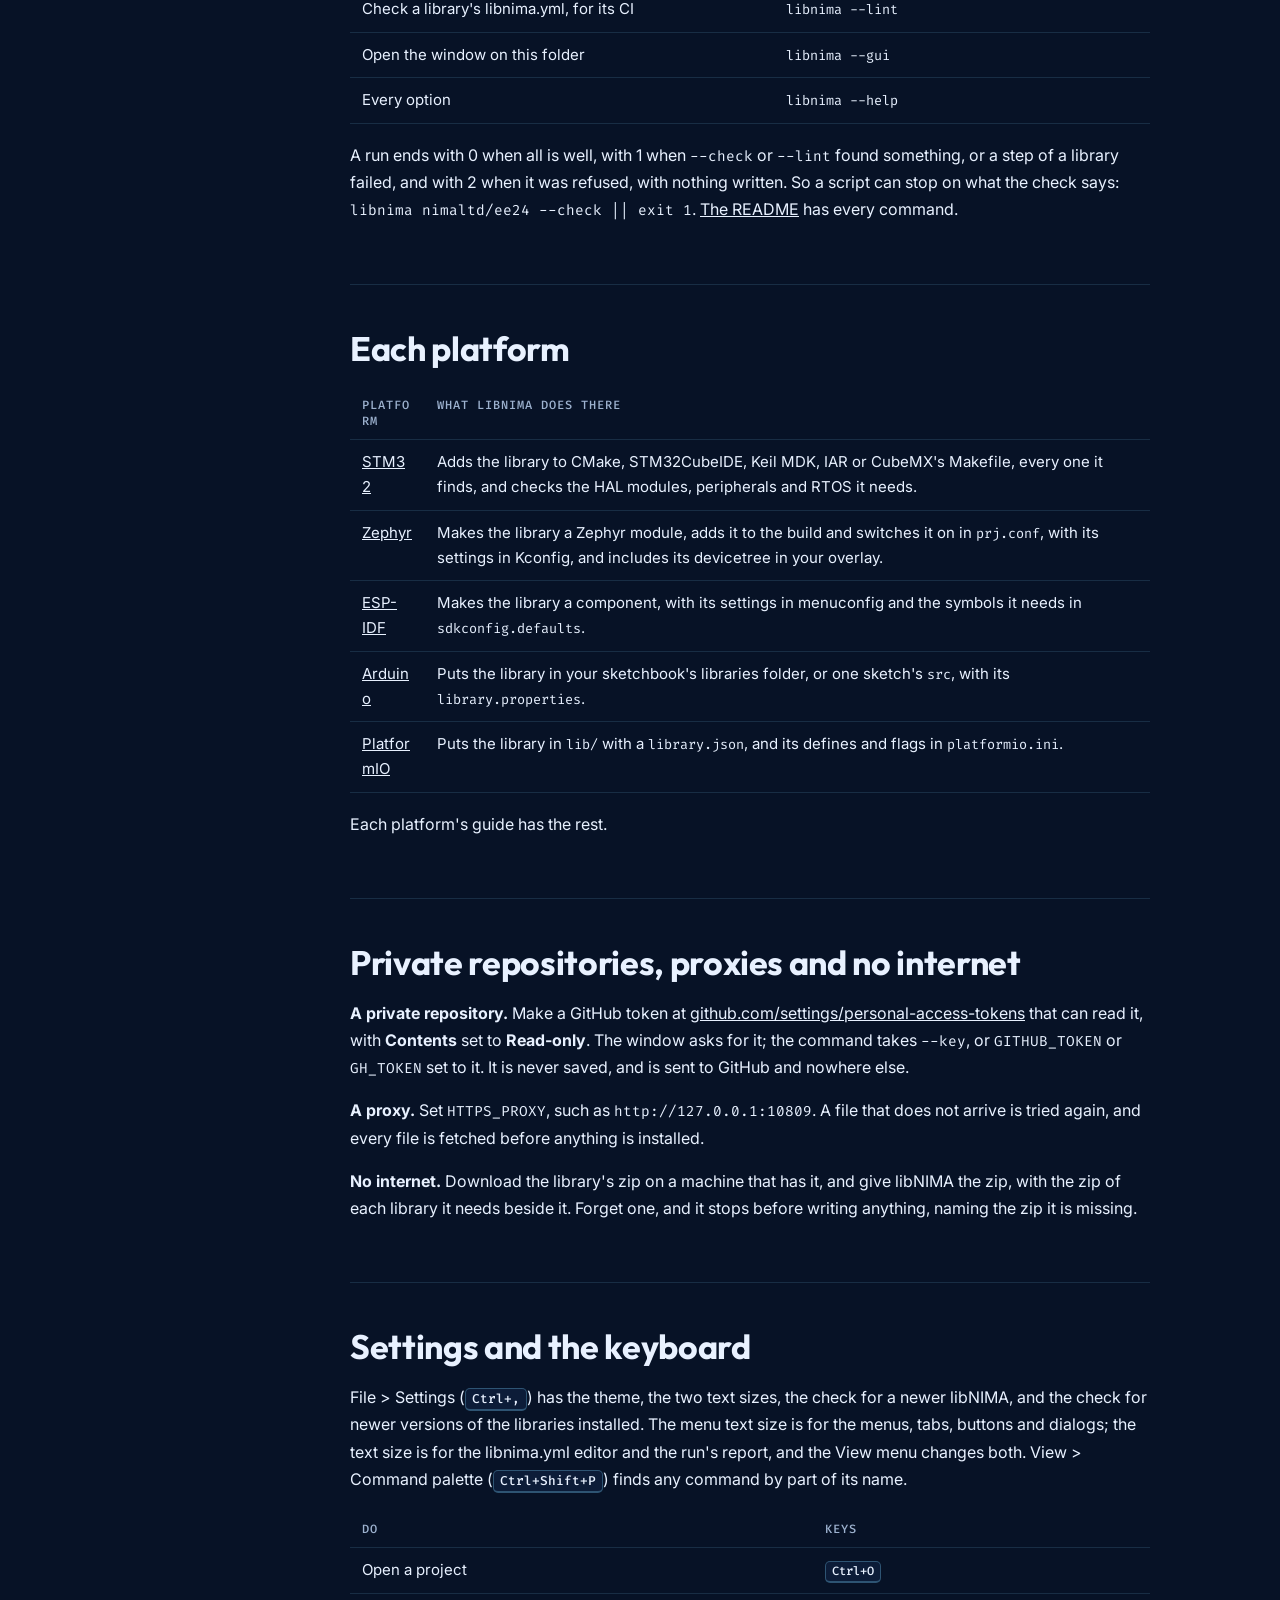
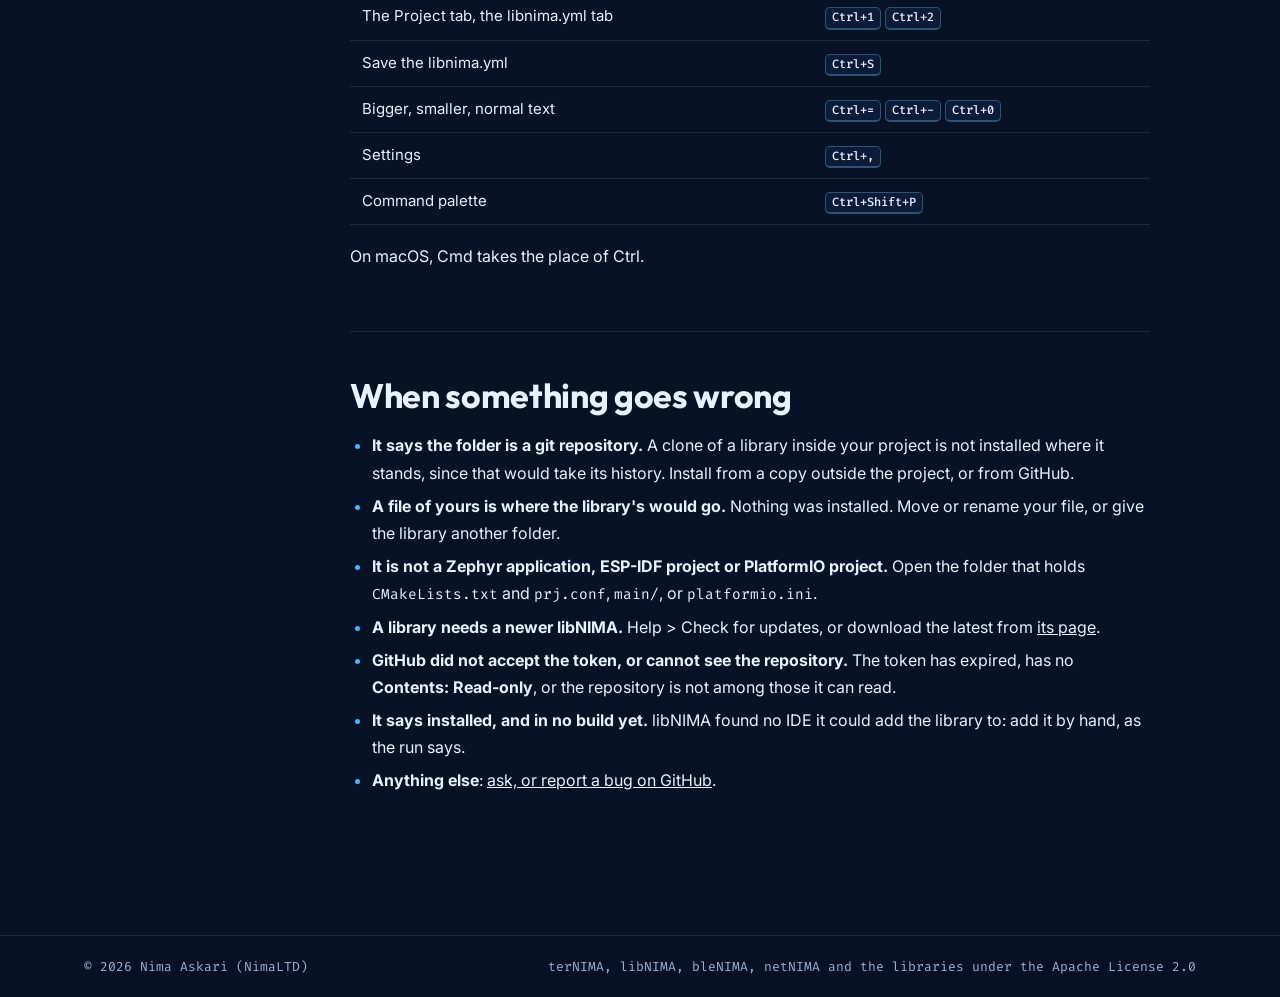
<file: libnima/help/index.html>
<!doctype html>
<html lang="en">
<head>
<meta charset="utf-8">
<meta name="viewport" content="width=device-width, initial-scale=1">
<title>libNIMA help | Libraries into your project, step by step</title>
<meta name="description" content="How to use libNIMA: getting it, opening a project, adding libraries, what OK, CHECK and NO mean, previewing, installing, updating and uninstalling, writing a libnima.yml, and the libnima command, with screenshots.">
<meta name="author" content="Nima Askari">
<link rel="canonical" href="https://nimaltd.github.io/libnima/help/">
<meta property="og:type" content="website">
<meta property="og:url" content="https://nimaltd.github.io/libnima/help/">
<meta property="og:title" content="libNIMA help | Libraries into your project, step by step">
<meta property="og:description" content="How to use libNIMA: getting it, opening a project, adding libraries, what OK, CHECK and NO mean, previewing, installing, updating and uninstalling, writing a libnima.yml, and the libnima command, with screenshots.">
<meta property="og:image" content="https://nimaltd.github.io/assets/help/libnima-project.png">
<meta name="twitter:card" content="summary_large_image">
<meta name="theme-color" content="#071226">
<link rel="icon" href="/assets/favicon.svg" type="image/svg+xml">
<script>
  /* Before anything is drawn, so the page never flashes the other theme. */
  document.documentElement.classList.add("js");
  try { var t = localStorage.getItem("theme"); if (t === "light" || t === "dark") document.documentElement.dataset.theme = t; } catch (e) {}
</script>
<link rel="preconnect" href="https://fonts.googleapis.com">
<link rel="preconnect" href="https://fonts.gstatic.com" crossorigin>
<link href="https://fonts.googleapis.com/css2?family=Fira+Code:wght@400;500&family=Inter:wght@400;500;600&family=Outfit:wght@500;600;700&display=swap" rel="stylesheet">
<!-- ?v= is the version of the files in /assets: when one of them changes, raise it everywhere in the site at once, site.js too, so that no page is shown with an old copy of one. -->
<link rel="stylesheet" href="/assets/site.css?v=3">
<script src="/assets/site.js?v=4" defer></script>
</head>
<body>

<a class="skip" href="#main">Skip to the content</a>
<svg class="faravahar" viewBox="150 90 700 380" aria-hidden="true" focusable="false"><use href="/assets/faravahar.svg?v=3#faravahar"/></svg>

<!-- The same header is on every page: a change to the menu goes into each. -->
<header class="nav">
  <div class="wrap nav-row">
    <a class="logo" href="/" aria-label="NimaLTD, the home page">
      <svg class="mark" viewBox="0 0 32 32" aria-hidden="true" focusable="false">
        <path class="mark-pins" d="M11 2v4M16 2v4M21 2v4M11 26v4M16 26v4M21 26v4M2 11h4M2 16h4M2 21h4M26 11h4M26 16h4M26 21h4"/>
        <rect class="mark-body" x="6" y="6" width="20" height="20" rx="4"/>
        <rect class="mark-die" x="10" y="10" width="12" height="12" rx="2"/>
        <path class="mark-n" d="M13.6 19.2v-6.4l4.8 6.4v-6.4"/>
      </svg>
      <span class="word">Nima<em>LTD</em></span>
    </a>
    <nav class="nav-links" id="nav-links" aria-label="Site">
      <details class="menu-products current">
        <summary>Products</summary>
        <ul class="menu-products-list">
          <li><a href="/ternima/"><b>terNIMA</b><span>A terminal for embedded developers</span></a></li>
          <li><a href="/libnima/" aria-current="true"><b>libNIMA</b><span>A library into any project, from a window or a command</span></a></li>
          <li><a href="/blenima/"><b>bleNIMA</b><span>A Bluetooth LE tester for embedded developers</span></a></li>
          <li><a href="/netnima/"><b>netNIMA</b><span>A network tester for embedded developers</span></a></li>
        </ul>
      </details>
      <a href="/libraries/">Libraries</a>
      <a href="/#support">Support</a>
    </nav>
    <div class="nav-tools">
      <button class="icon-btn" id="theme" type="button" aria-label="Switch to the light theme">
        <svg class="ico ico-sun"><use href="/assets/icons.svg?v=3#i-sun"/></svg><svg class="ico ico-moon"><use href="/assets/icons.svg?v=3#i-moon"/></svg>
      </button>
      <a class="btn ghost small" href="https://github.com/nimaltd"><svg class="ico"><use href="/assets/icons.svg?v=3#i-github"/></svg><span>GitHub</span></a>
      <button class="icon-btn menu-btn" id="menu" type="button" aria-label="Open the menu" aria-expanded="false" aria-controls="nav-links">
        <svg class="ico"><use href="/assets/icons.svg?v=3#i-menu"/></svg>
      </button>
    </div>
  </div>
</header>

<main id="main">
  <section class="hero wrap page-hero" id="top">
    <div class="hero-text">
      <h1>libNIMA <span>help</span></h1>
      <p class="lead">Every part of libNIMA, step by step, with what you see on the screen. The screenshots are of an STM32H503 project made by CubeMX, with the NimaLTD libraries going into it.</p>
      <div class="ctas">
        <a class="btn amber" href="/libnima/#download"><svg class="ico"><use href="/assets/icons.svg?v=3#i-download"/></svg>Download</a>
        <a class="btn ghost" href="/libnima/">libNIMA <svg class="ico"><use href="/assets/icons.svg?v=3#i-arrow"/></svg></a>
      </div>
    </div>
  </section>

  <div class="wrap help">
    <nav class="help-toc" aria-label="On this page">
      <b>On this page</b>
      <ol>
        <li><a href="#start">Getting started</a></li>
        <li><a href="#project">Opening a project</a></li>
        <li><a href="#add">Adding libraries</a></li>
        <li><a href="#marks">OK, CHECK and NO</a></li>
        <li><a href="#preview">Preview</a></li>
        <li><a href="#install">Installing</a></li>
        <li><a href="#update">Updating and uninstalling</a></li>
        <li><a href="#editor">Writing a libnima.yml</a></li>
        <li><a href="#command">The command</a></li>
        <li><a href="#platforms">Each platform</a></li>
        <li><a href="#offline">Private repositories, proxies and no internet</a></li>
        <li><a href="#settings">Settings and the keyboard</a></li>
        <li><a href="#trouble">When something goes wrong</a></li>
      </ol>
    </nav>
    <article class="help-body">
      <section id="start">
        <h2>Getting started</h2>

<p>Download libNIMA for your computer from <a href="/libnima/#download">its page</a>: the <code>-setup.exe</code> or the <code>.msi</code> for Windows 10 and 11, the <code>.dmg</code> for macOS on Apple Silicon and Intel, and the AppImage, <code>.deb</code> or <code>.rpm</code> for Linux. It needs no Python.</p>
<div class="note"><p><b>Not signed yet.</b> Windows may say "Windows protected your PC": click <b>More info</b>, then <b>Run anyway</b>. macOS may say the app is damaged or cannot be checked: move it to Applications, then run <code>xattr -cr /Applications/libNIMA.app</code> in Terminal. On Linux, make the AppImage runnable with <code>chmod +x</code>.</p></div>
<p>libNIMA is a window and a command, <code>libnima</code>. The <code>-setup.exe</code>, <code>.msi</code>, <code>.deb</code> and <code>.rpm</code> put the command on your PATH, so it runs from the root of any project. From the <code>.dmg</code> or the AppImage, Tools &gt; Add libnima to the PATH does it. For a build server or a container the command also comes alone, in a zip: unpack it where it can stay, and run <code>libnima --add-to-path</code>.</p>
<figure><img src="/assets/help/libnima-welcome.png" width="1200" height="760" loading="lazy" decoding="async" alt="libNIMA&#x27;s Welcome tab: its logo and version, the five platforms, how a library is given, the libnima command, MyBoard under Opened lately, and the Open folder button"><figcaption>The Welcome tab: open a project&#x27;s folder, or one opened lately</figcaption></figure>
<p>The <b>Welcome</b> tab says what libNIMA does, and lists the projects opened lately. Help &gt; Check for updates looks on GitHub for a newer libNIMA.</p>
      </section>
      <section id="project">
        <h2>Opening a project</h2>

<p><b>Open folder</b>, File &gt; Open project (<kbd>Ctrl+O</kbd>), or a folder dropped on the window, opens your project in the <b>Project</b> tab. Open the folder the project lives in:</p>
<table>
<tr><th>Platform</th><th>The folder to open</th></tr>
<tr><td>STM32</td><td>the one CubeMX made, with the <code>.ioc</code></td></tr>
<tr><td>Zephyr and nRF Connect SDK</td><td>the application's, with <code>CMakeLists.txt</code> and <code>prj.conf</code></td></tr>
<tr><td>ESP-IDF</td><td>the project's, with <code>CMakeLists.txt</code> and <code>main/</code></td></tr>
<tr><td>Arduino</td><td>a sketch's, or any, for the libraries folder of your sketchbook</td></tr>
<tr><td>PlatformIO</td><td>the project's, with <code>platformio.ini</code></td></tr>
</table>
<p>libNIMA reads the project and says which platform it is and which file told it, such as <i>STM32, from MyBoard.ioc</i>, with the IDEs it found beside it. When that is wrong, <b>Change</b> says which it is. A folder that is no Zephyr application, ESP-IDF project or PlatformIO project is not installed into: open the right folder.</p>
      </section>
      <section id="add">
        <h2>Adding libraries</h2>

<p>Give a library in the <b>Add library</b> box: its GitHub owner and name, such as <code>nimaltd/ee24</code>, its GitHub address, or one release of it, <code>nimaltd/ee24@v4.0.0</code>. <b>Zip</b> takes the zip of GitHub's <b>Code</b>, <b>Download ZIP</b>, with no need to unpack it, and <b>Folder</b> a library on your disk.</p>
<figure><img src="/assets/help/libnima-project.png" width="1200" height="760" loading="lazy" decoding="async" alt="The Project tab on E:/Work/MyBoard: STM32, from MyBoard.ioc, with CMake. To install: ee24 4.0.0 marked OK, needing osal 1.1.0 or newer, installed first; spif 3.0.0 marked CHECK, HAL SPI module is not enabled, with How to fix; seq 2.1.0 marked OK; each with yml, More and Remove, then Preview and Install all"><figcaption>A CubeMX project open, and three libraries checked against it</figcaption></figure>
<p>Each library joins the list <b>To install</b>, with its version and what libNIMA found when it checked it against your project. A library it needs is named beside it, such as <i>needs osal &gt;= 1.1.0, installed first</i>, and goes in before it. <b>More</b> shows what the library is, the folder it goes into, and the parts of it you choose, such as spif's port for LittleFS. <b>yml</b> shows its <code>libnima.yml</code>, and <b>Remove</b> takes it off the list.</p>
<p>A library in a private repository asks for a GitHub token that can read it. It is used for that run and never saved.</p>
      </section>
      <section id="marks">
        <h2>OK, CHECK and NO</h2>

<table>
<tr><th>Mark</th><th>What it means</th></tr>
<tr><td><b class="nw">OK</b></td><td>Nothing stands in its way.</td></tr>
<tr><td><b class="nw">CHECK</b></td><td>It installs, and there is something to do first, with the way to do it. Never a refusal, since a project can be laid out in ways libNIMA cannot read.</td></tr>
<tr><td><b class="nw">NO</b></td><td>It is not installed, and the reason is beside it: a library for another platform, one that needs a newer libNIMA, one that needs a library which cannot be had, or one whose install would write over something of yours.</td></tr>
</table>
<figure><img src="/assets/help/libnima-check.png" width="1200" height="760" loading="lazy" decoding="async" alt="The dialog for spif: HAL SPI module is not enabled, so uncomment HAL_SPI_MODULE_ENABLED in stm32h5xx_hal_conf.h or enable it in CubeMX; and no SPI in the CubeMX configuration, where the library needs SPI, full duplex master, mode 0, 8 bit"><figcaption>How to fix a CHECK: what the check found, and what to do</figcaption></figure>
<p><b>How to fix</b> by a CHECK lists what the check found, and what to do about each, such as a HAL module to switch on in <code>stm32xxxx_hal_conf.h</code>, or a peripheral to set up in CubeMX.</p>
      </section>
      <section id="preview">
        <h2>Preview</h2>

<figure><img src="/assets/help/libnima-preview.png" width="1200" height="760" loading="lazy" decoding="async" alt="What the install would change: CMakeLists.txt edited and 35 new files, and the lines it adds to CMakeLists.txt for osal, ee24 and spif, each in a block of its own"><figcaption>Preview: what the install would change, tried on a copy</figcaption></figure>
<p><b>Preview</b> tries the whole list on a copy of the project, and shows what an install would change: the project's files it edits, and the new files. Click a file to see its changes. The project itself is left as it was. Questions take the answer they offer, and no step of a library is run. <b>Install all</b> from there installs the list.</p>
      </section>
      <section id="install">
        <h2>Installing</h2>

<p><b>Install all</b> installs the list, each library after what it needs. Every library is checked before the first is written, so a run that is refused writes nothing. Every file of the project is saved first, as a <code>.bak</code> with the date and time in its name.</p>
<figure><img src="/assets/help/libnima-question.png" width="1200" height="760" loading="lazy" decoding="async" alt="During the install, the question Folder to install osal into, with osal offered, and the run log below it, where ee24 needs osal 1.1.0 or newer"><figcaption>A question while it installs: the folder of a library another needs</figcaption></figure>
<p>What libNIMA needs to know, it asks: the folder of a library another one needs, a part of a library you can choose, a step a library runs, shown in full before it runs.</p>
<figure><img src="/assets/help/libnima-pick.png" width="1200" height="760" loading="lazy" decoding="async" alt="During an install into a Zephyr application, the question Overlay for the libraries&#x27; devicetree: a search box, and the application&#x27;s two overlays, boards/nrf52840dk_nrf52840.overlay and boards/nrf54l15dk_nrf54l15_cpuapp.overlay, each with a box to tick, the second ticked, with Tick all shown and OK"><figcaption>A question with a list: tick the overlays that get the library&#x27;s devicetree</figcaption></figure>
<p>A question can offer a list to pick from, one or several, such as the overlays of a Zephyr application: tick each one you want, with a search above the list for a long one, and <b>Tick all shown</b>. Nothing ticked takes none, and the run says what is left to do by hand.</p>
<figure><img src="/assets/help/libnima-install.png" width="1200" height="760" loading="lazy" decoding="async" alt="The Installed list, ee24, osal, seq and spif, each with Update and Uninstall, and below it the run log, with a folded part for each of osal, ee24, spif and seq, each done"><figcaption>Installed, and what each library&#x27;s install did, in a part of its own</figcaption></figure>
<p><b>What the last run did</b> has a part for each library, which opens and folds. <b>Copy</b> copies it all, to keep or to send.</p>
<figure><img src="/assets/help/libnima-log.png" width="1200" height="760" loading="lazy" decoding="async" alt="The part of the run log for seq 2.1.0: its files written, CMake updated with seq added to CMakeLists.txt, the name of the backup, and Done, #include seq.h and you are away"><figcaption>One part of the run log: the files written and the project updated</figcaption></figure>
<p>A part says which files were written, created or kept, which files of the project were updated and where their backup is, and ends with the line to <code>#include</code>.</p>
      </section>
      <section id="update">
        <h2>Updating and uninstalling</h2>

<p>The libraries in the project are under <b>Installed</b>, each with its version, its folder, and when there is one, the newer version on GitHub.</p>
<p><b>Update</b> installs it again. What you wrote between its <code>USER CODE BEGIN</code> and <code>USER CODE END</code> lines is kept, the way CubeMX keeps your code, and anything else of yours that would be lost is saved as a <code>.bak</code> first.</p>
<p><b>Uninstall</b> takes the library out of the build, every block it wrote in your project's files, and then its files. What was yours is saved first, as a <code>.bak</code>. A library another one needs stays, and the run says which needs it.</p>
<p>A library stays in the folder it was installed in. To move it, uninstall it, then install it into the other folder.</p>
      </section>
      <section id="editor">
        <h2>Writing a libnima.yml</h2>

<p>A library says how it goes in with a <code>libnima.yml</code> at the root of its repository. The <b>libnima.yml</b> tab (<kbd>Ctrl+2</kbd>) writes one with you: <b>Open library</b> opens a library's folder, and <b>New</b> fills one in from what is in it, its headers and sources, its licence and its README.</p>
<figure><img src="/assets/help/libnima-editor.png" width="1200" height="760" loading="lazy" decoding="async" alt="The libnima.yml tab on E:/Work/ee24: the About part of the form, with name, description, platforms, repository, licence, version and kind, and beside it what the file does: ee24 4.0.0 installs on STM32, with its headers, extras and what it needs"><figcaption>Writing a libnima.yml: the form, and what the file comes to</figcaption></figure>
<p>The <b>Form</b> has a place for every key, part by part, with a line on each and the line of the file it is on. <b>Summary</b> says what the file comes to: the library's version and where it is read from, the platforms it installs on, its files and what it needs.</p>
<figure><img src="/assets/help/libnima-editor-text.png" width="1200" height="760" loading="lazy" decoding="async" alt="The text of ee24&#x27;s libnima.yml with on typed on a line of its own, and what it offers: once, options and version, once explained as files made in the project when missing, then the person&#x27;s"><figcaption>The text: what can go at the cursor, and what each is</figcaption></figure>
<p>The <b>Text</b> is the same file. Typing offers what can go at the cursor, with what each is, and the form and the text keep each other's changes, comments included. What the form cannot show, such as a list written with titles or notes, is edited in the text.</p>
<figure><img src="/assets/help/libnima-editor-fix.png" width="1200" height="760" loading="lazy" decoding="async" alt="The text with sources misspelt as source on line 50, marked, and under Problems: source is no key libNIMA reads, so it was left out, with the button Change it to sources; beside it, the summary finds src/ee24.c in the folder but not listed, with Add"><figcaption>A misspelt key, and the fix a click makes</figcaption></figure>
<p>Each problem names its line, and many come with the fix a click makes. The summary also names the files of the folder the file does not list, with <b>Add</b>. <b>Save</b> (<kbd>Ctrl+S</kbd>) writes the file, and <b>Try on project</b> shows what it would install in the project open in the first tab.</p>
<p>Every key is on <a href="https://github.com/nimaltd/libNIMA/blob/main/docs/FORMAT.md">the format page</a>. In VS Code, the YAML extension gives the same help with the line the format page gives.</p>
      </section>
      <section id="command">
        <h2>The command</h2>

<p>From the root of your project, <code>libnima</code> does what the window does:</p>
<table>
<tr><th>To</th><th>Run</th></tr>
<tr><td>Install or update a library</td><td><code>libnima nimaltd/ee24</code></td></tr>
<tr><td>One release of it, a branch or a commit</td><td><code>libnima nimaltd/ee24@v4.0.0</code></td></tr>
<tr><td>From a zip or a folder</td><td><code>libnima D:/Downloads/ee24-main.zip</code></td></tr>
<tr><td>Check it against the project, and write nothing</td><td><code>libnima nimaltd/ee24 --check</code></td></tr>
<tr><td>Into a folder you choose</td><td><code>libnima nimaltd/ee24 --dir Libs/ee24</code></td></tr>
<tr><td>Take a part of it, or leave it out</td><td><code>--with littlefs</code>, <code>--without littlefs</code></td></tr>
<tr><td>Take every answer offered, for a script</td><td><code>--yes</code></td></tr>
<tr><td>Uninstall</td><td><code>libnima --uninstall ee24</code></td></tr>
<tr><td>Check a library's libnima.yml, for its CI</td><td><code>libnima --lint</code></td></tr>
<tr><td>Open the window on this folder</td><td><code>libnima --gui</code></td></tr>
<tr><td>Every option</td><td><code>libnima --help</code></td></tr>
</table>
<p>A run ends with 0 when all is well, with 1 when <code>--check</code> or <code>--lint</code> found something, or a step of a library failed, and with 2 when it was refused, with nothing written. So a script can stop on what the check says: <code>libnima nimaltd/ee24 --check || exit 1</code>. <a href="https://github.com/nimaltd/libNIMA#every-command">The README</a> has every command.</p>
      </section>
      <section id="platforms">
        <h2>Each platform</h2>

<table>
<tr><th>Platform</th><th>What libNIMA does there</th></tr>
<tr><td><a href="https://github.com/nimaltd/libNIMA/blob/main/docs/stm32.md">STM32</a></td><td>Adds the library to CMake, STM32CubeIDE, Keil MDK, IAR or CubeMX's Makefile, every one it finds, and checks the HAL modules, peripherals and RTOS it needs.</td></tr>
<tr><td><a href="https://github.com/nimaltd/libNIMA/blob/main/docs/zephyr.md">Zephyr</a></td><td>Makes the library a Zephyr module, adds it to the build and switches it on in <code>prj.conf</code>, with its settings in Kconfig, and includes its devicetree in your overlay.</td></tr>
<tr><td><a href="https://github.com/nimaltd/libNIMA/blob/main/docs/esp32.md">ESP-IDF</a></td><td>Makes the library a component, with its settings in menuconfig and the symbols it needs in <code>sdkconfig.defaults</code>.</td></tr>
<tr><td><a href="https://github.com/nimaltd/libNIMA/blob/main/docs/arduino.md">Arduino</a></td><td>Puts the library in your sketchbook's libraries folder, or one sketch's <code>src</code>, with its <code>library.properties</code>.</td></tr>
<tr><td><a href="https://github.com/nimaltd/libNIMA/blob/main/docs/pio.md">PlatformIO</a></td><td>Puts the library in <code>lib/</code> with a <code>library.json</code>, and its defines and flags in <code>platformio.ini</code>.</td></tr>
</table>
<p>Each platform's guide has the rest.</p>
      </section>
      <section id="offline">
        <h2>Private repositories, proxies and no internet</h2>

<p><b>A private repository.</b> Make a GitHub token at <a href="https://github.com/settings/personal-access-tokens">github.com/settings/personal-access-tokens</a> that can read it, with <b>Contents</b> set to <b>Read-only</b>. The window asks for it; the command takes <code>--key</code>, or <code>GITHUB_TOKEN</code> or <code>GH_TOKEN</code> set to it. It is never saved, and is sent to GitHub and nowhere else.</p>
<p><b>A proxy.</b> Set <code>HTTPS_PROXY</code>, such as <code>http://127.0.0.1:10809</code>. A file that does not arrive is tried again, and every file is fetched before anything is installed.</p>
<p><b>No internet.</b> Download the library's zip on a machine that has it, and give libNIMA the zip, with the zip of each library it needs beside it. Forget one, and it stops before writing anything, naming the zip it is missing.</p>
      </section>
      <section id="settings">
        <h2>Settings and the keyboard</h2>

<p>File &gt; Settings (<kbd>Ctrl+,</kbd>) has the theme, the two text sizes, the check for a newer libNIMA, and the check for newer versions of the libraries installed. The menu text size is for the menus, tabs, buttons and dialogs; the text size is for the libnima.yml editor and the run's report, and the View menu changes both. View &gt; Command palette (<kbd>Ctrl+Shift+P</kbd>) finds any command by part of its name.</p>
<table>
<tr><th>Do</th><th>Keys</th></tr>
<tr><td>Open a project</td><td><kbd>Ctrl+O</kbd></td></tr>
<tr><td>The Project tab, the libnima.yml tab</td><td><kbd>Ctrl+1</kbd> <kbd>Ctrl+2</kbd></td></tr>
<tr><td>Save the libnima.yml</td><td><kbd>Ctrl+S</kbd></td></tr>
<tr><td>Bigger, smaller, normal text</td><td><kbd>Ctrl+=</kbd> <kbd>Ctrl+-</kbd> <kbd>Ctrl+0</kbd></td></tr>
<tr><td>Settings</td><td><kbd>Ctrl+,</kbd></td></tr>
<tr><td>Command palette</td><td><kbd>Ctrl+Shift+P</kbd></td></tr>
</table>
<p>On macOS, Cmd takes the place of Ctrl.</p>
      </section>
      <section id="trouble">
        <h2>When something goes wrong</h2>

<ul>
<li><b>It says the folder is a git repository.</b> A clone of a library inside your project is not installed where it stands, since that would take its history. Install from a copy outside the project, or from GitHub.</li>
<li><b>A file of yours is where the library's would go.</b> Nothing was installed. Move or rename your file, or give the library another folder.</li>
<li><b>It is not a Zephyr application, ESP-IDF project or PlatformIO project.</b> Open the folder that holds <code>CMakeLists.txt</code> and <code>prj.conf</code>, <code>main/</code>, or <code>platformio.ini</code>.</li>
<li><b>A library needs a newer libNIMA.</b> Help &gt; Check for updates, or download the latest from <a href="/libnima/#download">its page</a>.</li>
<li><b>GitHub did not accept the token, or cannot see the repository.</b> The token has expired, has no <b>Contents: Read-only</b>, or the repository is not among those it can read.</li>
<li><b>It says installed, and in no build yet.</b> libNIMA found no IDE it could add the library to: add it by hand, as the run says.</li>
<li><b>Anything else</b>: <a href="https://github.com/nimaltd/libNIMA/issues/new">ask, or report a bug on GitHub</a>.</li>
</ul>
      </section>
    </article>
  </div>
</main>

<footer class="foot">
  <div class="wrap foot-row">
    <span>&copy; <span id="year">2026</span> Nima Askari (NimaLTD)</span>
    <span>terNIMA, libNIMA, bleNIMA, netNIMA and the libraries under the Apache License 2.0</span>
  </div>
</footer>

<div class="toast" id="toast" role="status" aria-live="polite"></div>

<script async src="https://pagead2.googlesyndication.com/pagead/js/adsbygoogle.js?client=ca-pub-7024038399630106"
     crossorigin="anonymous"></script>
</body>
</html>
</file>
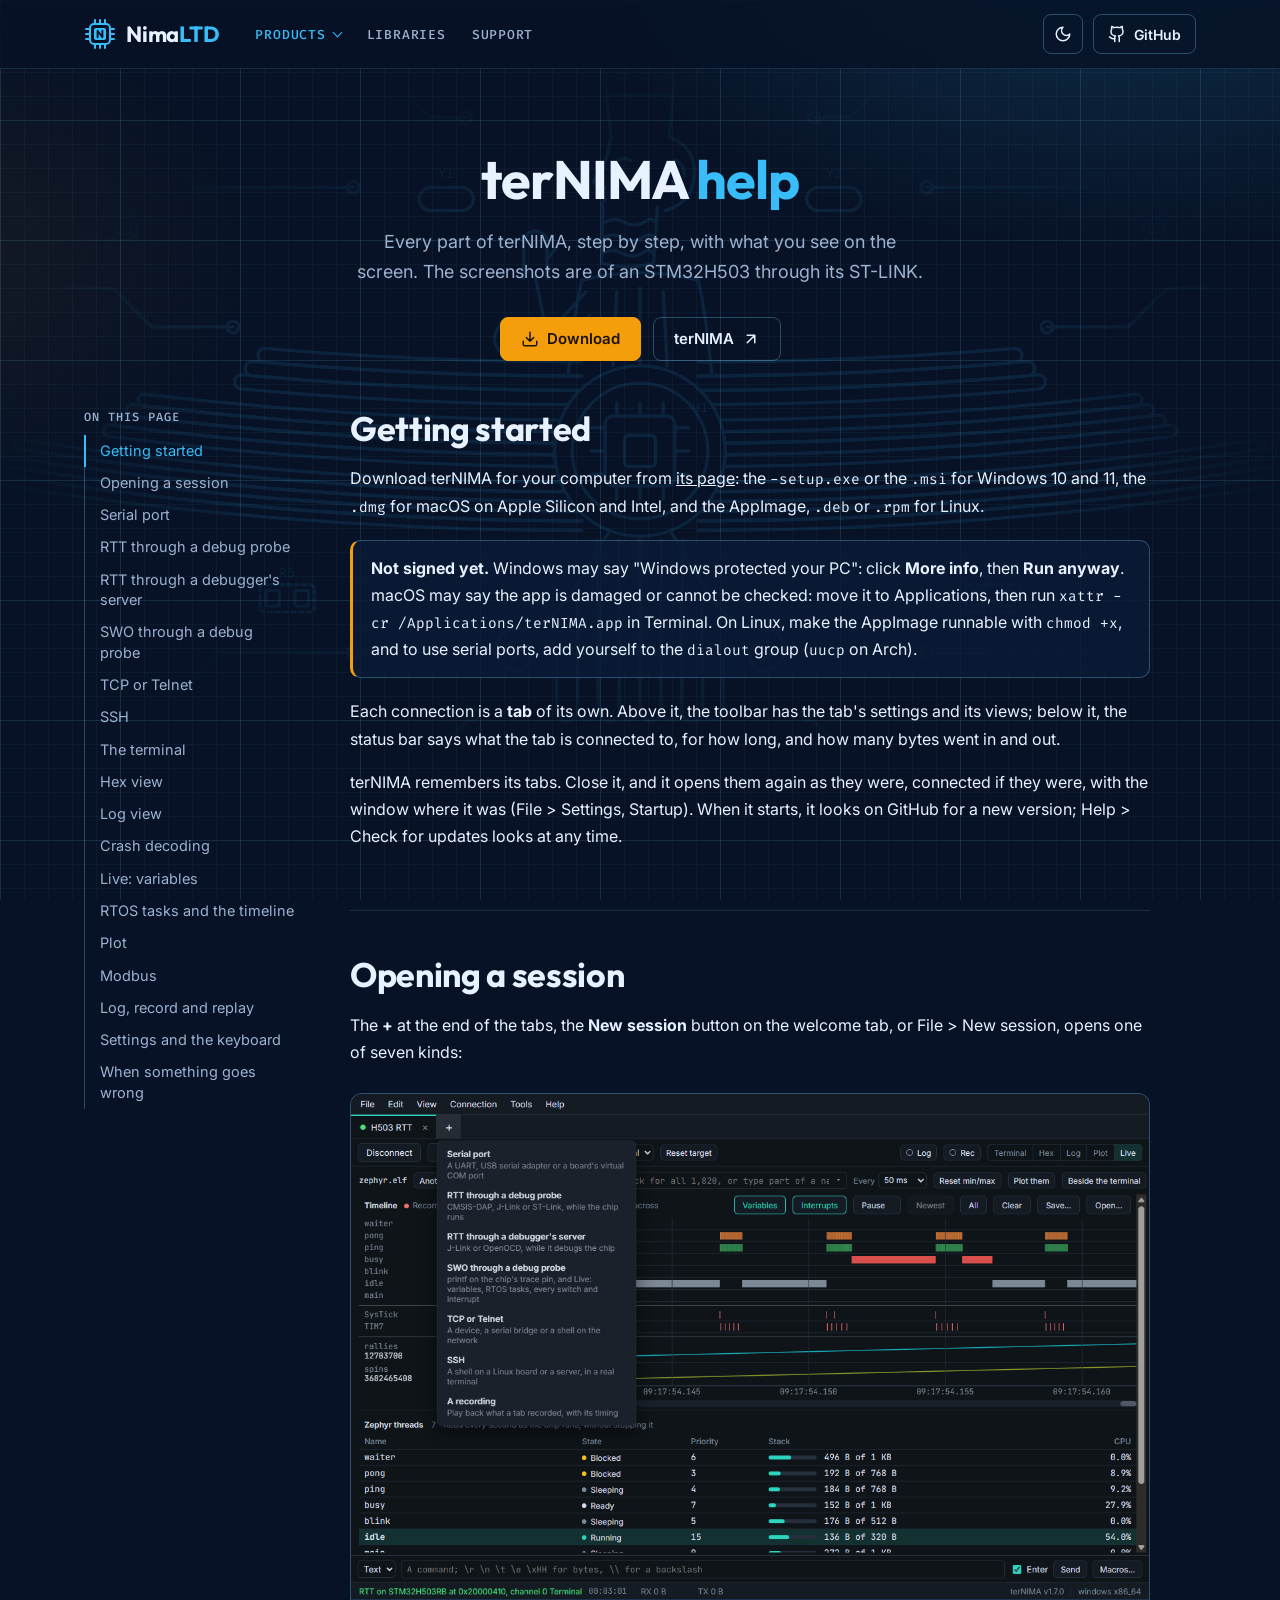
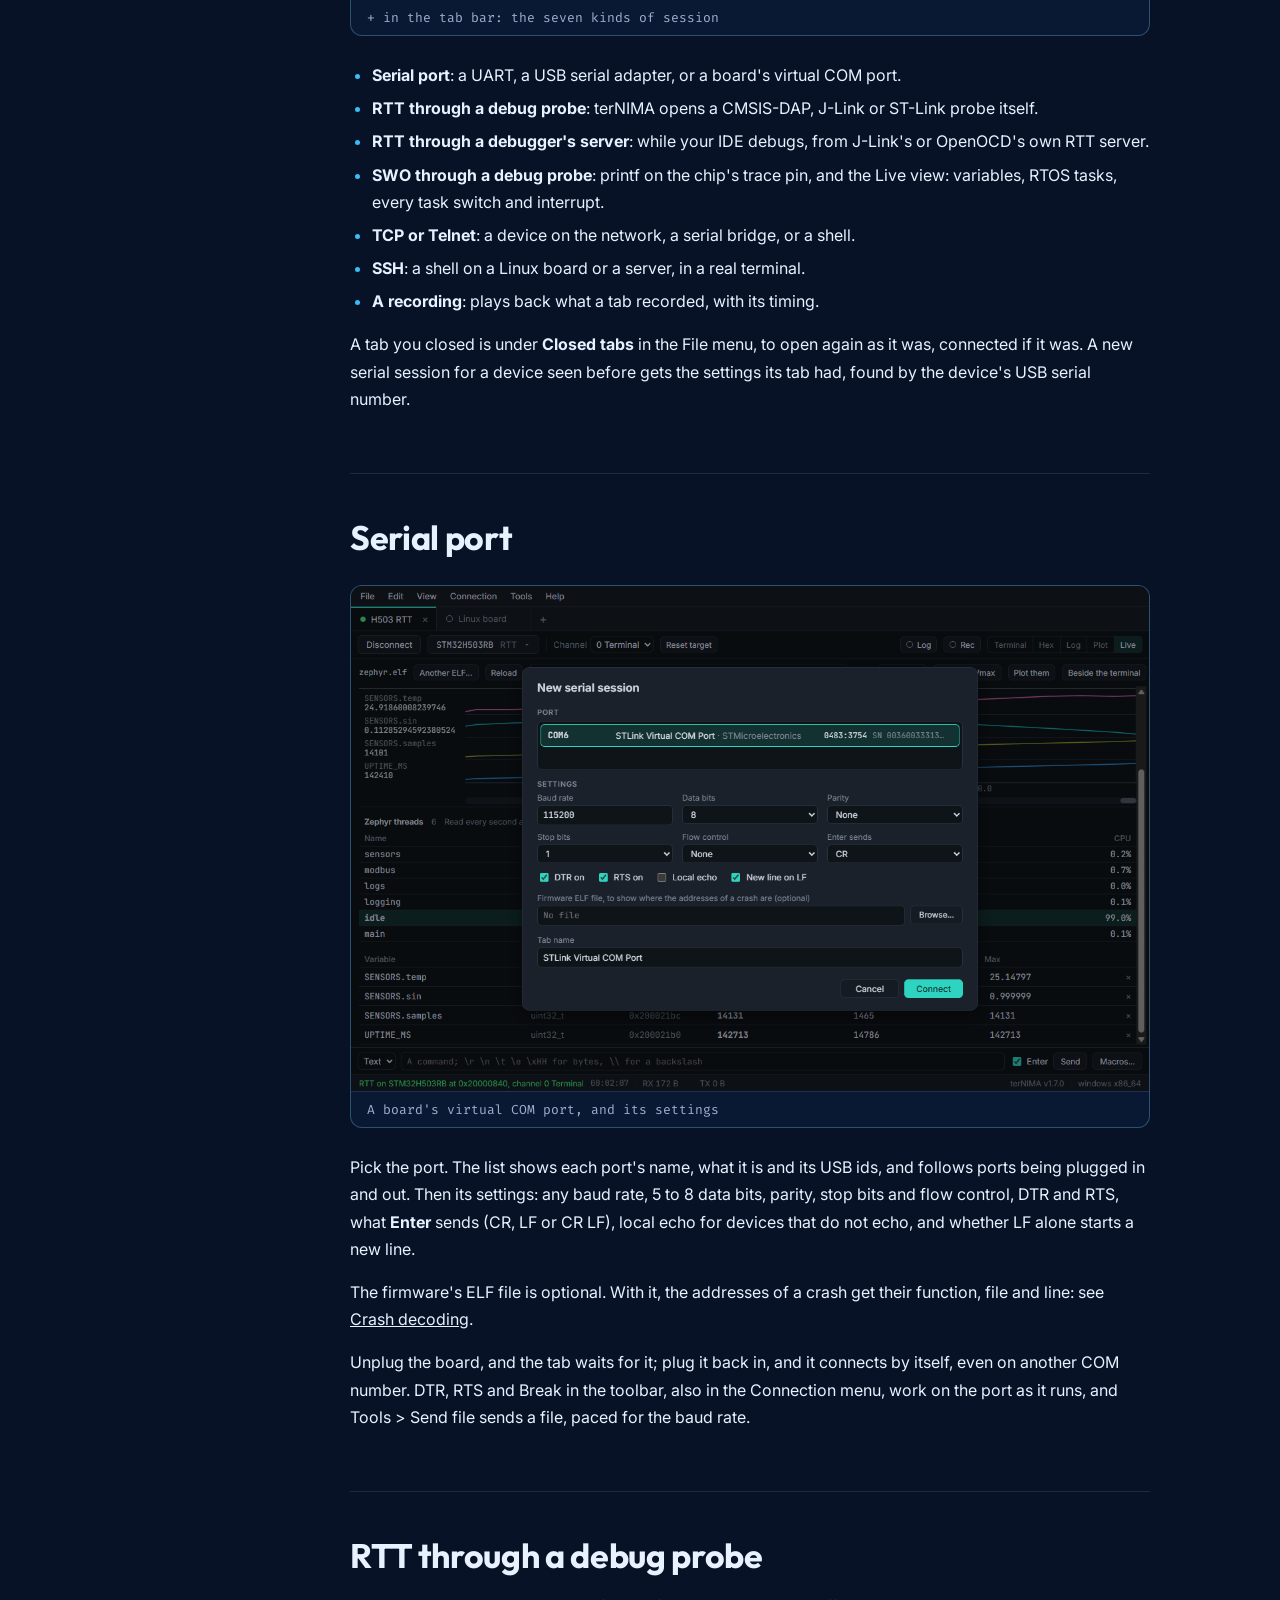
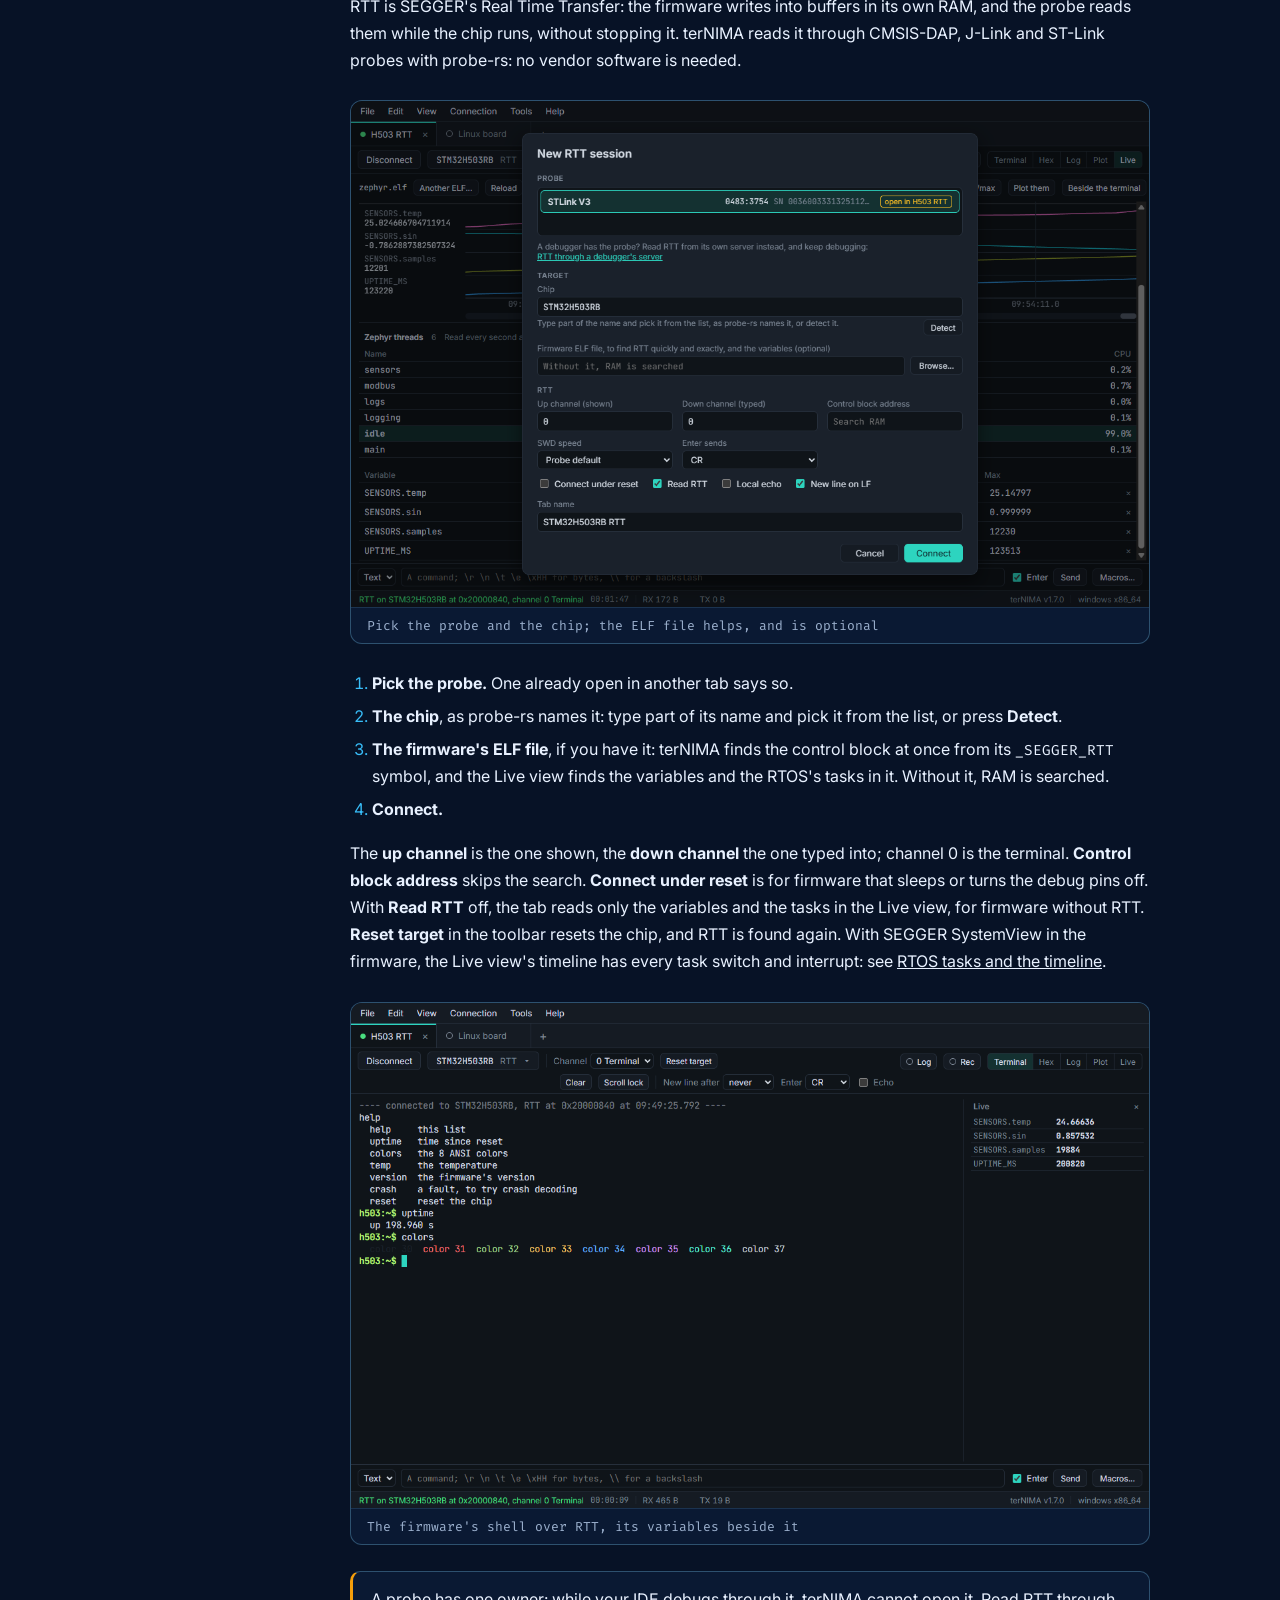
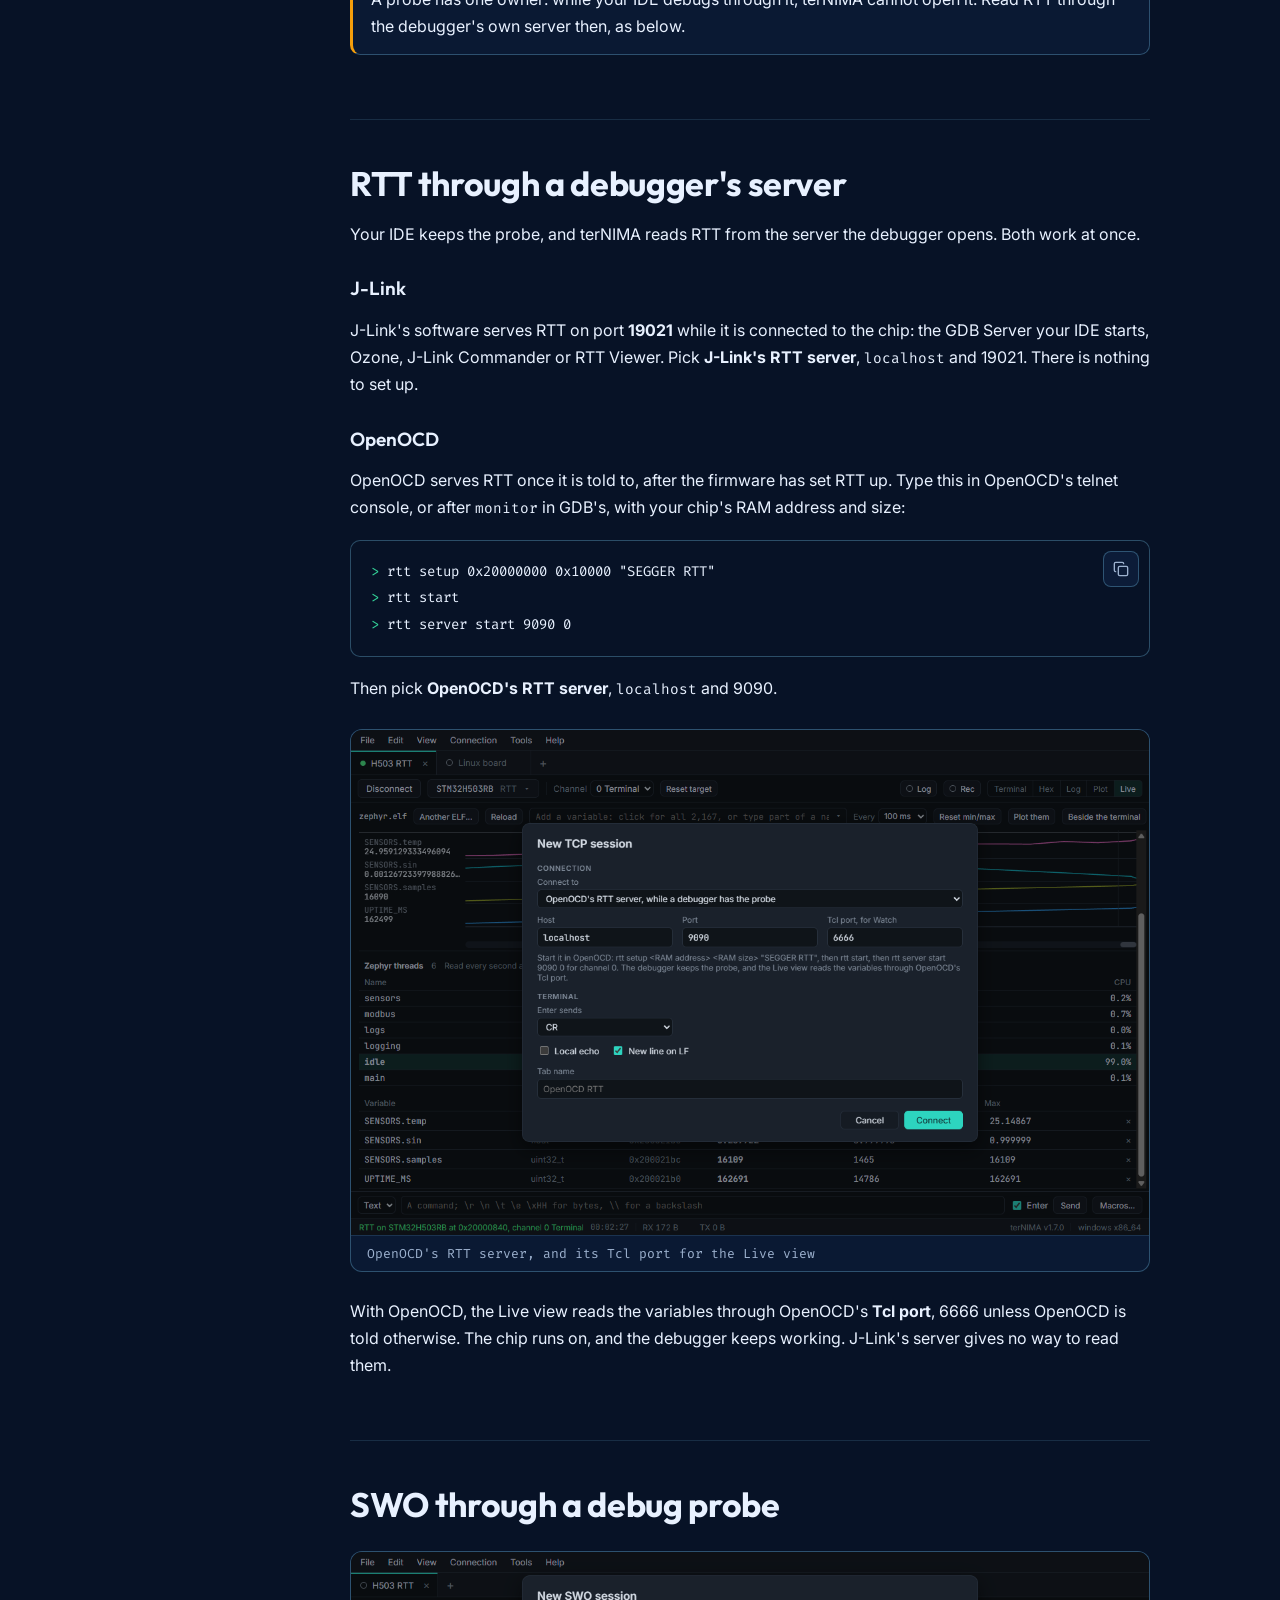
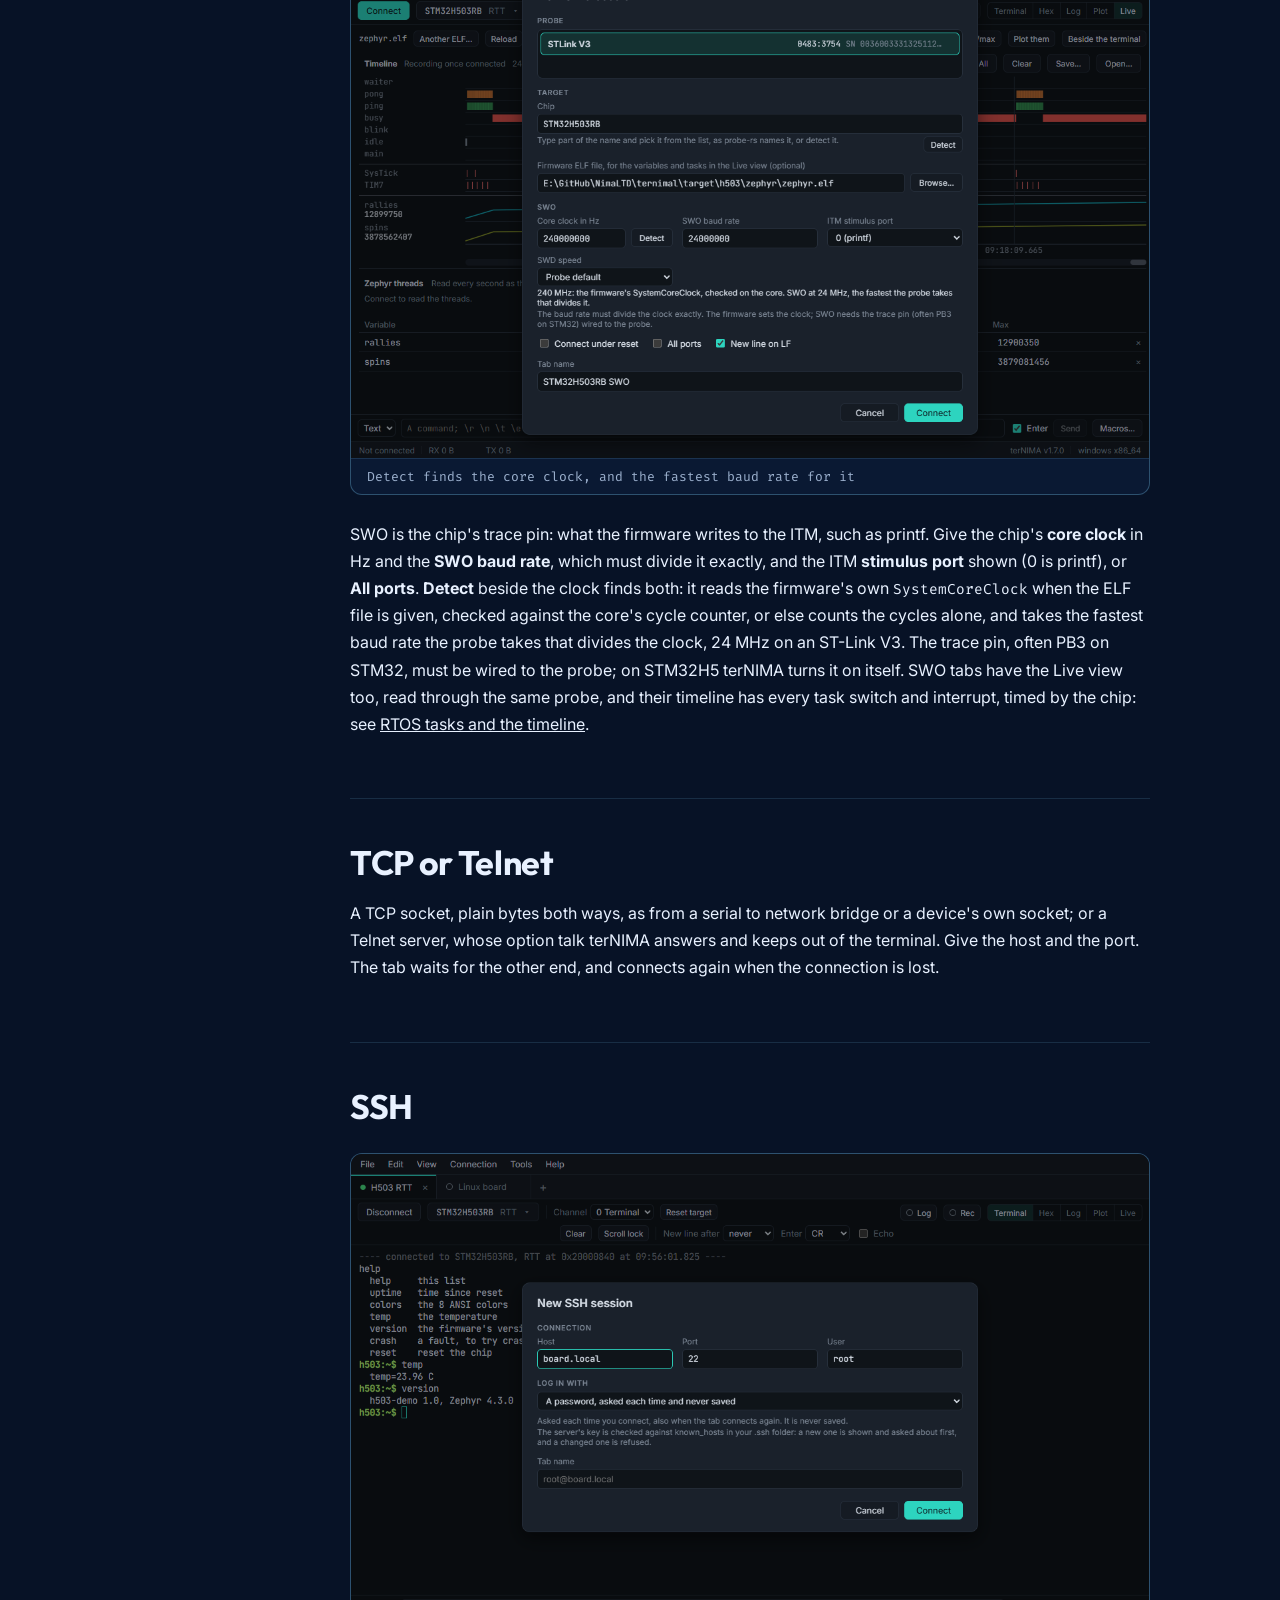
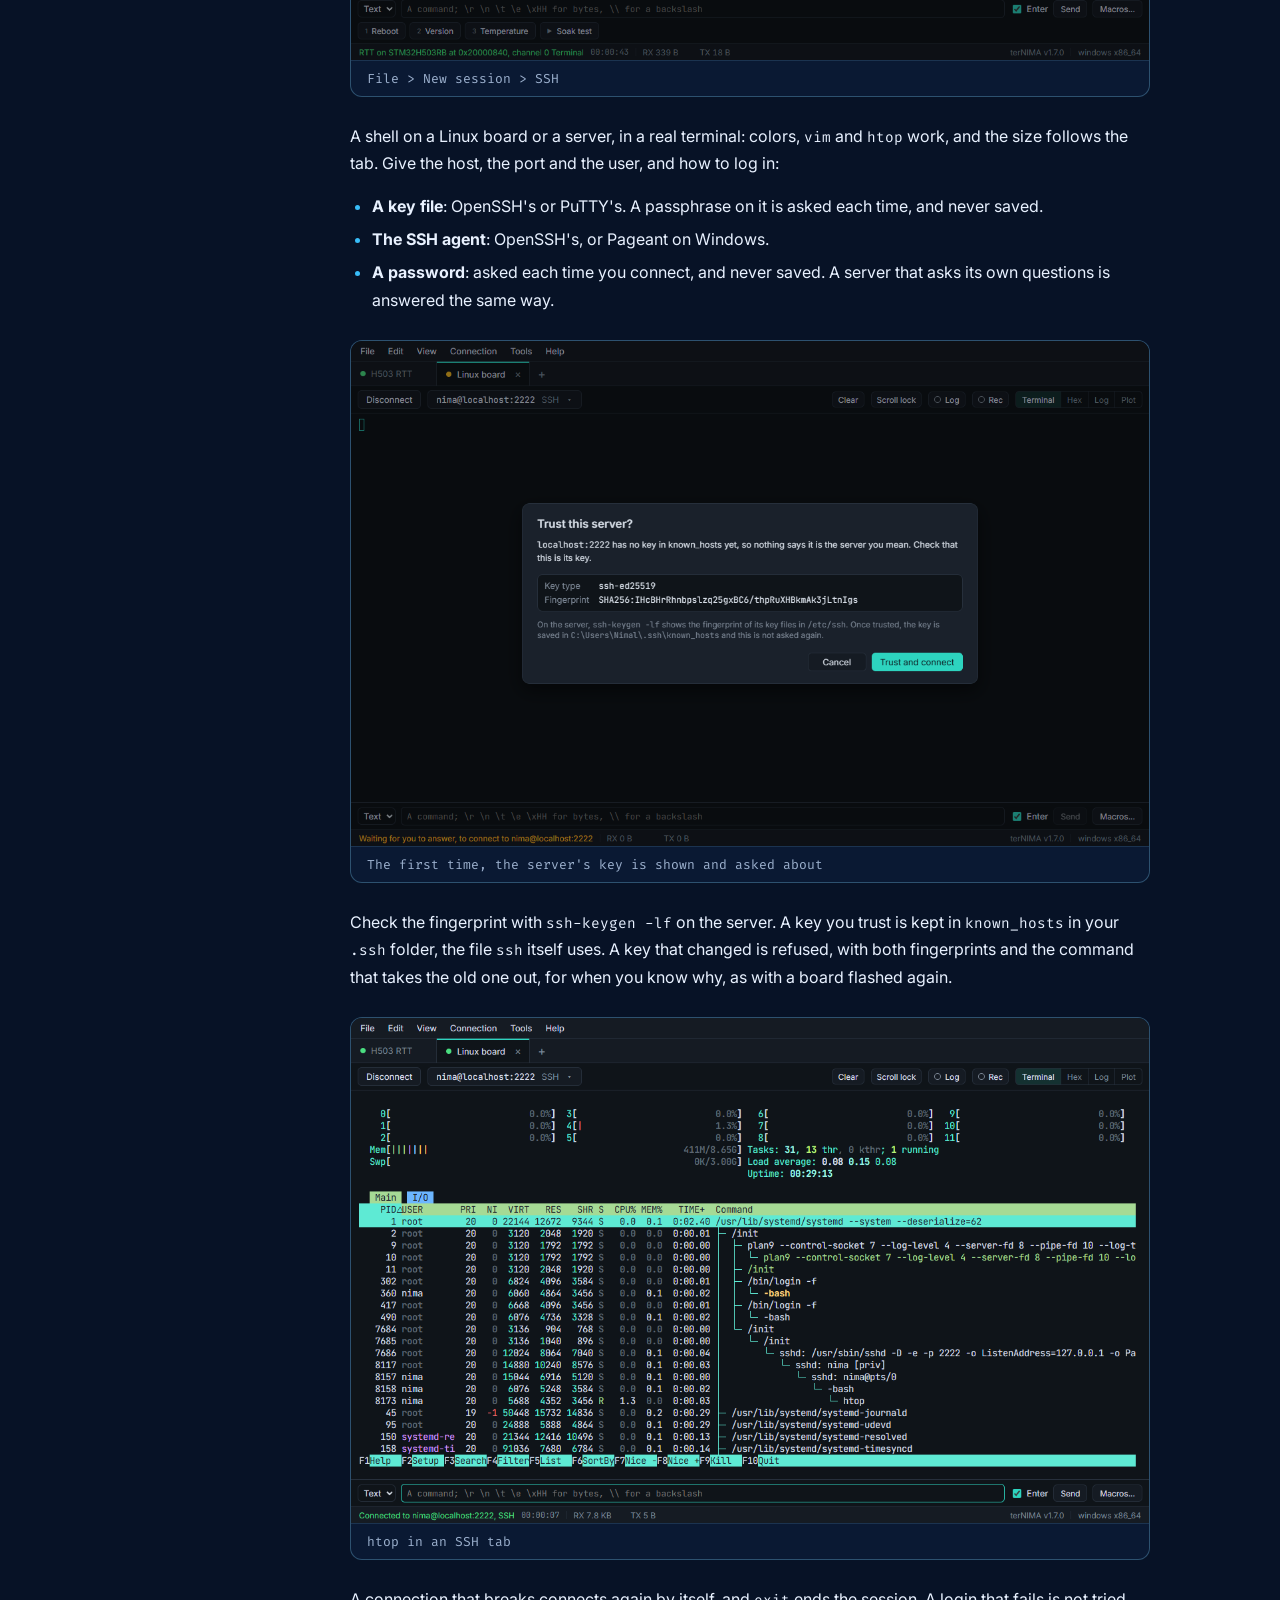
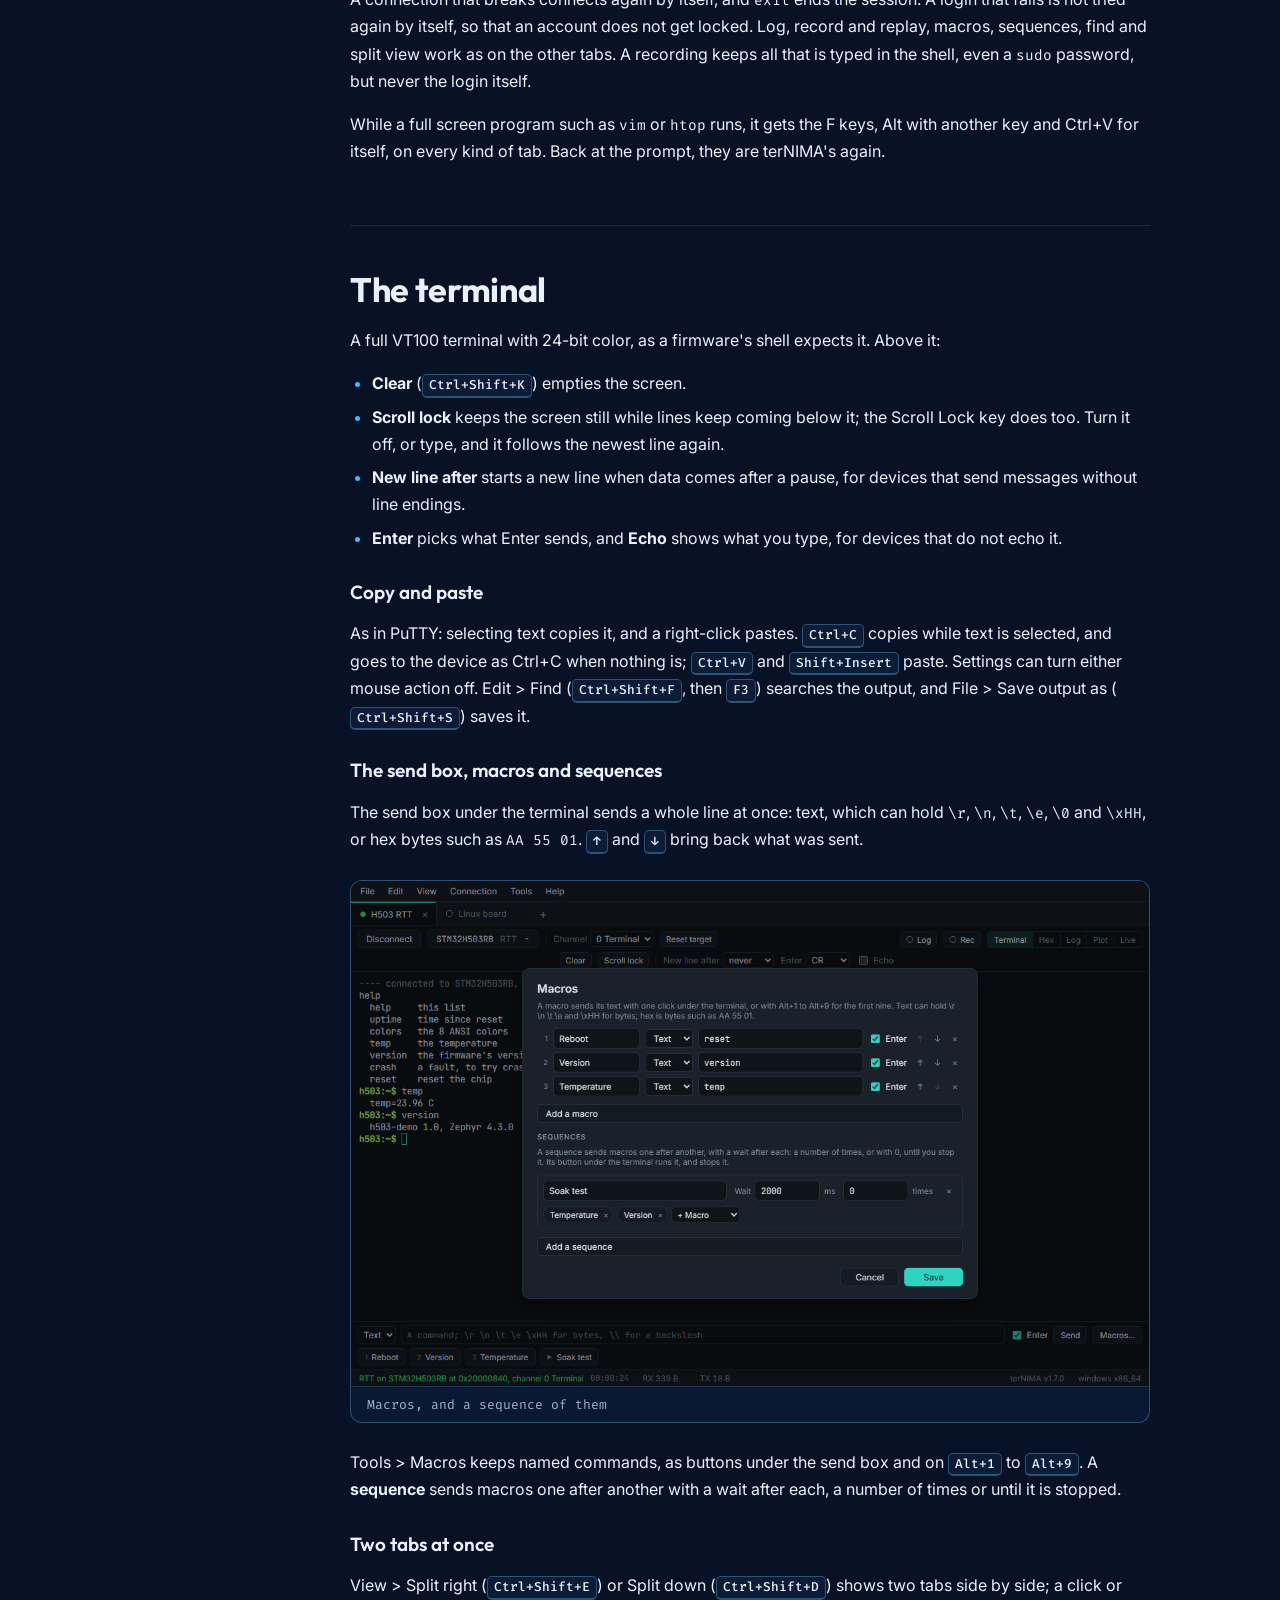
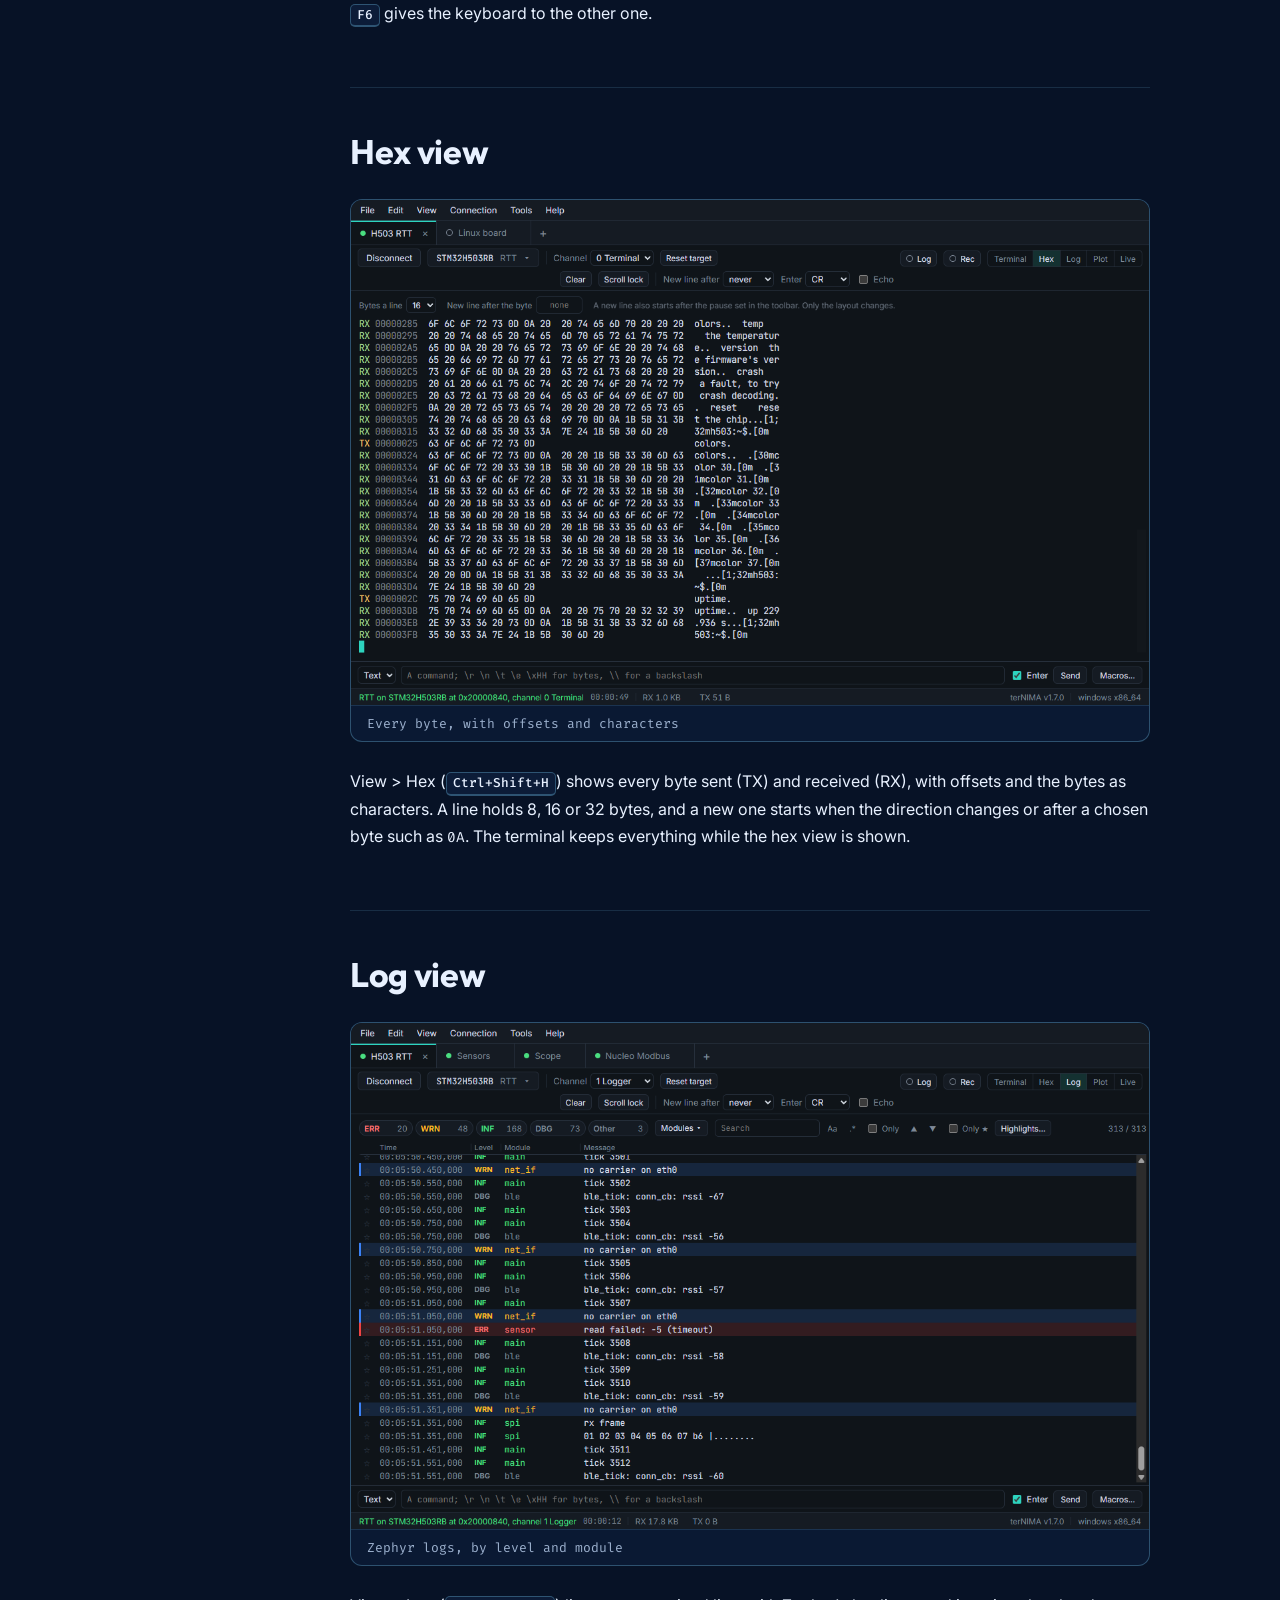
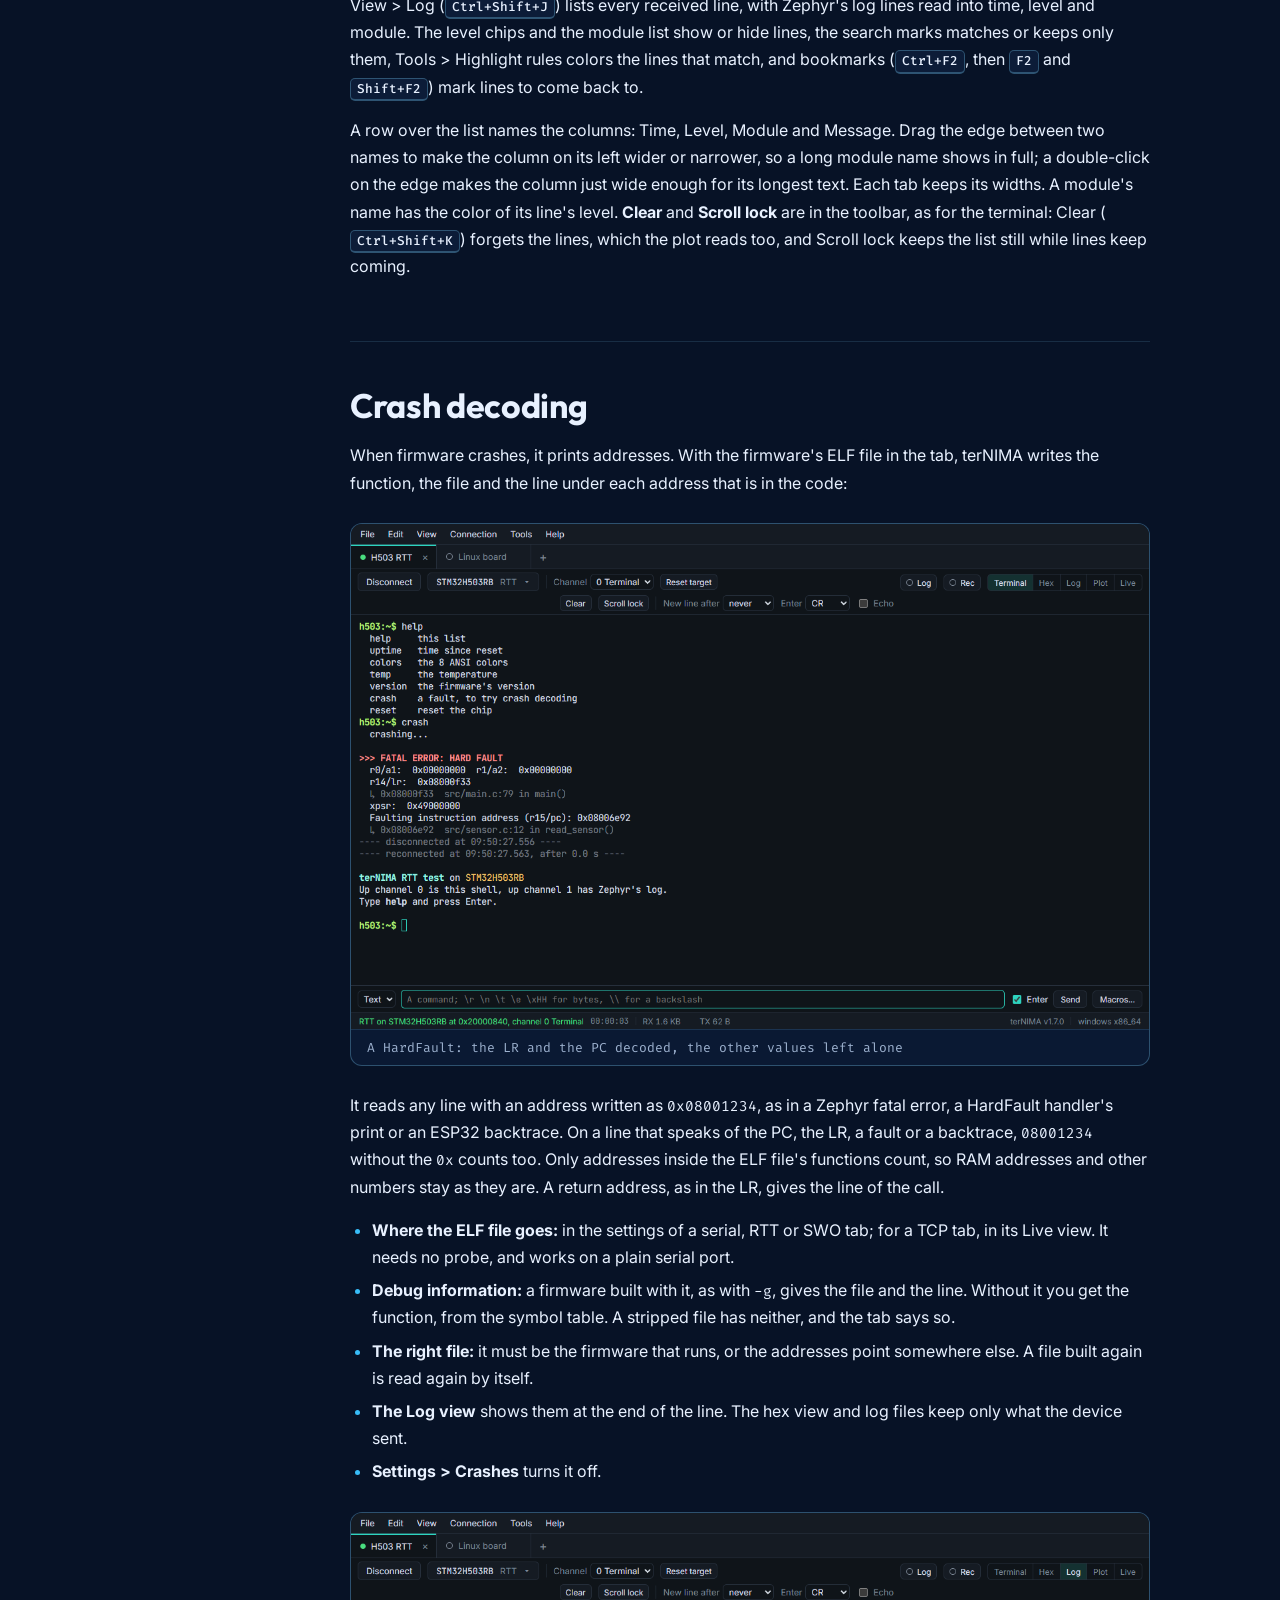
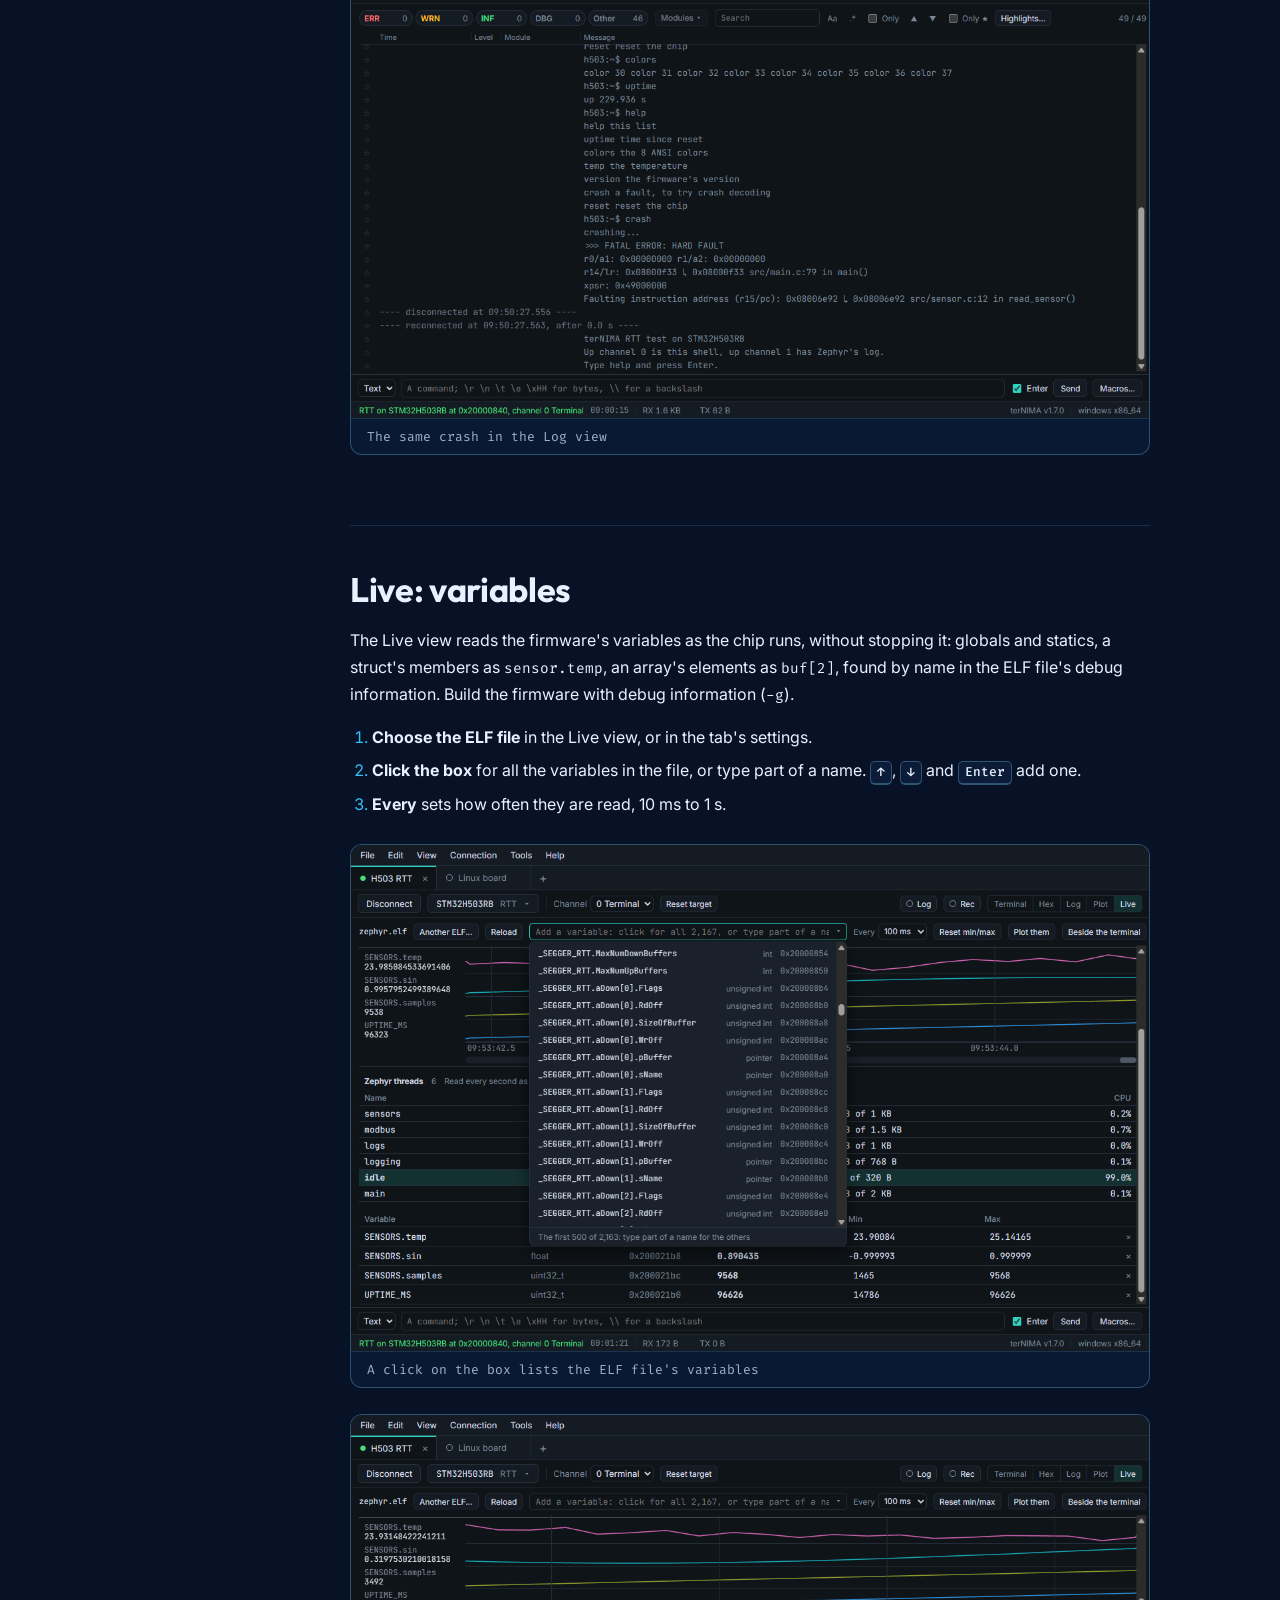
<file: ternima/help/index.html>
<!doctype html>
<html lang="en">
<head>
<meta charset="utf-8">
<meta name="viewport" content="width=device-width, initial-scale=1">
<title>terNIMA help | Serial, RTT, SWO, SSH, crash decoding, Live, RTOS tasks, Plot and Modbus, step by step</title>
<meta name="description" content="How to use terNIMA: serial, RTT through a probe or a debugger&#x27;s server, SWO, TCP, SSH, the terminal, the hex view, Zephyr logs, crash decoding, live variables, RTOS tasks and the timeline of every task switch, the plot, Modbus, logs and recordings, with screenshots.">
<meta name="author" content="Nima Askari">
<link rel="canonical" href="https://nimaltd.github.io/ternima/help/">
<meta property="og:type" content="website">
<meta property="og:url" content="https://nimaltd.github.io/ternima/help/">
<meta property="og:title" content="terNIMA help | Serial, RTT, SWO, Live, RTOS tasks, Plot and Modbus, step by step">
<meta property="og:description" content="How to use terNIMA: serial, RTT through a probe or a debugger&#x27;s server, SWO, TCP, SSH, the terminal, the hex view, Zephyr logs, crash decoding, live variables, RTOS tasks and the timeline of every task switch, the plot, Modbus, logs and recordings, with screenshots.">
<meta property="og:image" content="https://nimaltd.github.io/assets/ternima-logs.png">
<meta name="twitter:card" content="summary_large_image">
<meta name="theme-color" content="#071226">
<link rel="icon" href="/assets/favicon.svg" type="image/svg+xml">
<script>
  /* Before anything is drawn, so the page never flashes the other theme. */
  document.documentElement.classList.add("js");
  try { var t = localStorage.getItem("theme"); if (t === "light" || t === "dark") document.documentElement.dataset.theme = t; } catch (e) {}
</script>
<link rel="preconnect" href="https://fonts.googleapis.com">
<link rel="preconnect" href="https://fonts.gstatic.com" crossorigin>
<link href="https://fonts.googleapis.com/css2?family=Fira+Code:wght@400;500&family=Inter:wght@400;500;600&family=Outfit:wght@500;600;700&display=swap" rel="stylesheet">
<!-- ?v= is the version of the files in /assets: when one of them changes, raise it everywhere in the site at once, site.js too, so that no page is shown with an old copy of one. -->
<link rel="stylesheet" href="/assets/site.css?v=3">
<script src="/assets/site.js?v=4" defer></script>
</head>
<body>

<a class="skip" href="#main">Skip to the content</a>
<svg class="faravahar" viewBox="150 90 700 380" aria-hidden="true" focusable="false"><use href="/assets/faravahar.svg?v=3#faravahar"/></svg>

<!-- The same header is on every page: a change to the menu goes into each. -->
<header class="nav">
  <div class="wrap nav-row">
    <a class="logo" href="/" aria-label="NimaLTD, the home page">
      <svg class="mark" viewBox="0 0 32 32" aria-hidden="true" focusable="false">
        <path class="mark-pins" d="M11 2v4M16 2v4M21 2v4M11 26v4M16 26v4M21 26v4M2 11h4M2 16h4M2 21h4M26 11h4M26 16h4M26 21h4"/>
        <rect class="mark-body" x="6" y="6" width="20" height="20" rx="4"/>
        <rect class="mark-die" x="10" y="10" width="12" height="12" rx="2"/>
        <path class="mark-n" d="M13.6 19.2v-6.4l4.8 6.4v-6.4"/>
      </svg>
      <span class="word">Nima<em>LTD</em></span>
    </a>
    <nav class="nav-links" id="nav-links" aria-label="Site">
      <details class="menu-products current">
        <summary>Products</summary>
        <ul class="menu-products-list">
          <li><a href="/ternima/" aria-current="true"><b>terNIMA</b><span>A terminal for embedded developers</span></a></li>
          <li><a href="/libnima/"><b>libNIMA</b><span>A library into any project, from a window or a command</span></a></li>
          <li><a href="/blenima/"><b>bleNIMA</b><span>A Bluetooth LE tester for embedded developers</span></a></li>
          <li><a href="/netnima/"><b>netNIMA</b><span>A network tester for embedded developers</span></a></li>
        </ul>
      </details>
      <a href="/libraries/">Libraries</a>
      <a href="/#support">Support</a>
    </nav>
    <div class="nav-tools">
      <button class="icon-btn" id="theme" type="button" aria-label="Switch to the light theme">
        <svg class="ico ico-sun"><use href="/assets/icons.svg?v=3#i-sun"/></svg><svg class="ico ico-moon"><use href="/assets/icons.svg?v=3#i-moon"/></svg>
      </button>
      <a class="btn ghost small" href="https://github.com/nimaltd"><svg class="ico"><use href="/assets/icons.svg?v=3#i-github"/></svg><span>GitHub</span></a>
      <button class="icon-btn menu-btn" id="menu" type="button" aria-label="Open the menu" aria-expanded="false" aria-controls="nav-links">
        <svg class="ico"><use href="/assets/icons.svg?v=3#i-menu"/></svg>
      </button>
    </div>
  </div>
</header>

<main id="main">
  <section class="hero wrap page-hero" id="top">
    <div class="hero-text">
      <h1>terNIMA <span>help</span></h1>
      <p class="lead">Every part of terNIMA, step by step, with what you see on the screen. The screenshots are of an STM32H503 through its ST-LINK.</p>
      <div class="ctas">
        <a class="btn amber" href="/ternima/#download"><svg class="ico"><use href="/assets/icons.svg?v=3#i-download"/></svg>Download</a>
        <a class="btn ghost" href="/ternima/">terNIMA <svg class="ico"><use href="/assets/icons.svg?v=3#i-arrow"/></svg></a>
      </div>
    </div>
  </section>

  <div class="wrap help">
    <nav class="help-toc" aria-label="On this page">
      <b>On this page</b>
      <ol>
        <li><a href="#start">Getting started</a></li>
        <li><a href="#sessions">Opening a session</a></li>
        <li><a href="#serial">Serial port</a></li>
        <li><a href="#rtt">RTT through a debug probe</a></li>
        <li><a href="#server">RTT through a debugger's server</a></li>
        <li><a href="#swo">SWO through a debug probe</a></li>
        <li><a href="#tcp">TCP or Telnet</a></li>
        <li><a href="#ssh">SSH</a></li>
        <li><a href="#terminal">The terminal</a></li>
        <li><a href="#hex">Hex view</a></li>
        <li><a href="#zephyr">Log view</a></li>
        <li><a href="#crash">Crash decoding</a></li>
        <li><a href="#watch">Live: variables</a></li>
        <li><a href="#rtos">RTOS tasks and the timeline</a></li>
        <li><a href="#plot">Plot</a></li>
        <li><a href="#modbus">Modbus</a></li>
        <li><a href="#log">Log, record and replay</a></li>
        <li><a href="#settings">Settings and the keyboard</a></li>
        <li><a href="#trouble">When something goes wrong</a></li>
      </ol>
    </nav>
    <article class="help-body">
      <section id="start">
        <h2>Getting started</h2>

<p>Download terNIMA for your computer from <a href="/ternima/#download">its page</a>: the <code>-setup.exe</code> or the <code>.msi</code> for Windows 10 and 11, the <code>.dmg</code> for macOS on Apple Silicon and Intel, and the AppImage, <code>.deb</code> or <code>.rpm</code> for Linux.</p>
<div class="note"><p><b>Not signed yet.</b> Windows may say "Windows protected your PC": click <b>More info</b>, then <b>Run anyway</b>. macOS may say the app is damaged or cannot be checked: move it to Applications, then run <code>xattr -cr /Applications/terNIMA.app</code> in Terminal. On Linux, make the AppImage runnable with <code>chmod +x</code>, and to use serial ports, add yourself to the <code>dialout</code> group (<code>uucp</code> on Arch).</p></div>
<p>Each connection is a <b>tab</b> of its own. Above it, the toolbar has the tab's settings and its views; below it, the status bar says what the tab is connected to, for how long, and how many bytes went in and out.</p>
<p>terNIMA remembers its tabs. Close it, and it opens them again as they were, connected if they were, with the window where it was (File &gt; Settings, Startup). When it starts, it looks on GitHub for a new version; Help &gt; Check for updates looks at any time.</p>
      </section>
      <section id="sessions">
        <h2>Opening a session</h2>

<p>The <b>+</b> at the end of the tabs, the <b>New session</b> button on the welcome tab, or File &gt; New session, opens one of seven kinds:</p>
<figure><img src="/assets/help/ternima-new-session.png" width="1200" height="760" loading="lazy" decoding="async" alt="The menu under the + of the tab bar: Serial port, RTT through a debug probe, RTT through a debugger&#x27;s server, SWO through a debug probe, TCP or Telnet, SSH, and A recording, each with a line on what it is for"><figcaption>+ in the tab bar: the seven kinds of session</figcaption></figure>

<ul>
<li><b>Serial port</b>: a UART, a USB serial adapter, or a board's virtual COM port.</li>
<li><b>RTT through a debug probe</b>: terNIMA opens a CMSIS-DAP, J-Link or ST-Link probe itself.</li>
<li><b>RTT through a debugger's server</b>: while your IDE debugs, from J-Link's or OpenOCD's own RTT server.</li>
<li><b>SWO through a debug probe</b>: printf on the chip's trace pin, and the Live view: variables, RTOS tasks, every task switch and interrupt.</li>
<li><b>TCP or Telnet</b>: a device on the network, a serial bridge, or a shell.</li>
<li><b>SSH</b>: a shell on a Linux board or a server, in a real terminal.</li>
<li><b>A recording</b>: plays back what a tab recorded, with its timing.</li>
</ul>
<p>A tab you closed is under <b>Closed tabs</b> in the File menu, to open again as it was, connected if it was. A new serial session for a device seen before gets the settings its tab had, found by the device's USB serial number.</p>
      </section>
      <section id="serial">
        <h2>Serial port</h2>

<figure><img src="/assets/help/ternima-serial-dialog.png" width="1200" height="760" loading="lazy" decoding="async" alt="The New serial session dialog: COM6, an ST-LINK&#x27;s virtual COM port, picked in the list, then 115200 baud, 8 data bits, no parity, 1 stop bit, no flow control, Enter sends CR, DTR and RTS on, and the tab&#x27;s name"><figcaption>A board's virtual COM port, and its settings</figcaption></figure>

<p>Pick the port. The list shows each port's name, what it is and its USB ids, and follows ports being plugged in and out. Then its settings: any baud rate, 5 to 8 data bits, parity, stop bits and flow control, DTR and RTS, what <b>Enter</b> sends (CR, LF or CR LF), local echo for devices that do not echo, and whether LF alone starts a new line.</p>
<p>The firmware's ELF file is optional. With it, the addresses of a crash get their function, file and line: see <a href="#crash">Crash decoding</a>.</p>
<p>Unplug the board, and the tab waits for it; plug it back in, and it connects by itself, even on another COM number. DTR, RTS and Break in the toolbar, also in the Connection menu, work on the port as it runs, and Tools &gt; Send file sends a file, paced for the baud rate.</p>
      </section>
      <section id="rtt">
        <h2>RTT through a debug probe</h2>

<p>RTT is SEGGER's Real Time Transfer: the firmware writes into buffers in its own RAM, and the probe reads them while the chip runs, without stopping it. terNIMA reads it through CMSIS-DAP, J-Link and ST-Link probes with probe-rs: no vendor software is needed.</p>
<figure><img src="/assets/help/ternima-rtt-dialog.png" width="1200" height="760" loading="lazy" decoding="async" alt="The New RTT session dialog: the STLink V3 probe picked, the chip STM32H503RB, an empty ELF field with Browse, up and down channel 0, the control block address left to the search, SWD speed, Enter sends, and the Read RTT, Local echo and New line on LF boxes"><figcaption>Pick the probe and the chip; the ELF file helps, and is optional</figcaption></figure>

<ol>
<li><b>Pick the probe.</b> One already open in another tab says so.</li>
<li><b>The chip</b>, as probe-rs names it: type part of its name and pick it from the list, or press <b>Detect</b>.</li>
<li><b>The firmware's ELF file</b>, if you have it: terNIMA finds the control block at once from its <code>_SEGGER_RTT</code> symbol, and the Live view finds the variables and the RTOS's tasks in it. Without it, RAM is searched.</li>
<li><b>Connect.</b></li>
</ol>
<p>The <b>up channel</b> is the one shown, the <b>down channel</b> the one typed into; channel 0 is the terminal. <b>Control block address</b> skips the search. <b>Connect under reset</b> is for firmware that sleeps or turns the debug pins off. With <b>Read RTT</b> off, the tab reads only the variables and the tasks in the Live view, for firmware without RTT. <b>Reset target</b> in the toolbar resets the chip, and RTT is found again. With SEGGER SystemView in the firmware, the Live view's timeline has every task switch and interrupt: see <a href="#rtos">RTOS tasks and the timeline</a>.</p>
<figure><img src="/assets/help/ternima-terminal.png" width="1200" height="760" loading="lazy" decoding="async" alt="An RTT tab on an STM32H503RB: the firmware&#x27;s shell, with help, uptime and colors typed into it, the colors shown, and its variables beside the terminal"><figcaption>The firmware's shell over RTT, its variables beside it</figcaption></figure>

<div class="note"><p>A probe has one owner: while your IDE debugs through it, terNIMA cannot open it. Read RTT through the debugger's own server then, as below.</p></div>
      </section>
      <section id="server">
        <h2>RTT through a debugger's server</h2>

<p>Your IDE keeps the probe, and terNIMA reads RTT from the server the debugger opens. Both work at once.</p>
<h3>J-Link</h3>
<p>J-Link's software serves RTT on port <b>19021</b> while it is connected to the chip: the GDB Server your IDE starts, Ozone, J-Link Commander or RTT Viewer. Pick <b>J-Link's RTT server</b>, <code>localhost</code> and 19021. There is nothing to set up.</p>
<h3>OpenOCD</h3>
<p>OpenOCD serves RTT once it is told to, after the firmware has set RTT up. Type this in OpenOCD's telnet console, or after <code>monitor</code> in GDB's, with your chip's RAM address and size:</p>
<div class="cmd"><button class="copy" type="button" data-copy="rtt setup 0x20000000 0x10000 &quot;SEGGER RTT&quot;&#10;rtt start&#10;rtt server start 9090 0" aria-label="Copy the commands"><svg class="ico"><use href="/assets/icons.svg?v=3#i-copy"/></svg></button>
<pre><span class="p">&gt;</span> rtt setup 0x20000000 0x10000 &quot;SEGGER RTT&quot;
<span class="p">&gt;</span> rtt start
<span class="p">&gt;</span> rtt server start 9090 0</pre></div>

<p>Then pick <b>OpenOCD's RTT server</b>, <code>localhost</code> and 9090.</p>
<figure><img src="/assets/help/ternima-server-dialog.png" width="1200" height="760" loading="lazy" decoding="async" alt="The New TCP session dialog set for OpenOCD&#x27;s RTT server: localhost, port 9090, the Tcl port 6666 for Watch, and a line on the OpenOCD commands that start the server"><figcaption>OpenOCD's RTT server, and its Tcl port for the Live view</figcaption></figure>

<p>With OpenOCD, the Live view reads the variables through OpenOCD's <b>Tcl port</b>, 6666 unless OpenOCD is told otherwise. The chip runs on, and the debugger keeps working. J-Link's server gives no way to read them.</p>
      </section>
      <section id="swo">
        <h2>SWO through a debug probe</h2>

<figure><img src="/assets/help/ternima-swo-dialog.png" width="1200" height="760" loading="lazy" decoding="async" alt="The New SWO session dialog: the STLink V3 probe picked, the chip STM32H503RB, the firmware&#x27;s ELF file, the core clock 240000000 and the SWO baud rate 24000000 found by Detect, the ITM stimulus port 0 for printf, and the line saying the clock is the firmware&#x27;s SystemCoreClock, checked on the core"><figcaption>Detect finds the core clock, and the fastest baud rate for it</figcaption></figure>

<p>SWO is the chip's trace pin: what the firmware writes to the ITM, such as printf. Give the chip's <b>core clock</b> in Hz and the <b>SWO baud rate</b>, which must divide it exactly, and the ITM <b>stimulus port</b> shown (0 is printf), or <b>All ports</b>. <b>Detect</b> beside the clock finds both: it reads the firmware's own <code>SystemCoreClock</code> when the ELF file is given, checked against the core's cycle counter, or else counts the cycles alone, and takes the fastest baud rate the probe takes that divides the clock, 24 MHz on an ST-Link V3. The trace pin, often PB3 on STM32, must be wired to the probe; on STM32H5 terNIMA turns it on itself. SWO tabs have the Live view too, read through the same probe, and their timeline has every task switch and interrupt, timed by the chip: see <a href="#rtos">RTOS tasks and the timeline</a>.</p>
      </section>
      <section id="tcp">
        <h2>TCP or Telnet</h2>

<p>A TCP socket, plain bytes both ways, as from a serial to network bridge or a device's own socket; or a Telnet server, whose option talk terNIMA answers and keeps out of the terminal. Give the host and the port. The tab waits for the other end, and connects again when the connection is lost.</p>
      </section>
      <section id="ssh">
        <h2>SSH</h2>

<figure><img src="/assets/help/ternima-ssh-dialog.png" width="1200" height="760" loading="lazy" decoding="async" alt="The New SSH session dialog: host board.local, port 22, user root, and logging in with a password asked each time and never saved"><figcaption>File &gt; New session &gt; SSH</figcaption></figure>

<p>A shell on a Linux board or a server, in a real terminal: colors, <code>vim</code> and <code>htop</code> work, and the size follows the tab. Give the host, the port and the user, and how to log in:</p>
<ul>
<li><b>A key file</b>: OpenSSH's or PuTTY's. A passphrase on it is asked each time, and never saved.</li>
<li><b>The SSH agent</b>: OpenSSH's, or Pageant on Windows.</li>
<li><b>A password</b>: asked each time you connect, and never saved. A server that asks its own questions is answered the same way.</li>
</ul>
<figure><img src="/assets/help/ternima-ssh-trust.png" width="1200" height="760" loading="lazy" decoding="async" alt="The question Trust this server: the server has no key in known_hosts yet, with its key type and fingerprint, and the buttons Cancel and Trust and connect"><figcaption>The first time, the server's key is shown and asked about</figcaption></figure>

<p>Check the fingerprint with <code>ssh-keygen -lf</code> on the server. A key you trust is kept in <code>known_hosts</code> in your <code>.ssh</code> folder, the file <code>ssh</code> itself uses. A key that changed is refused, with both fingerprints and the command that takes the old one out, for when you know why, as with a board flashed again.</p>
<figure><img src="/assets/help/ternima-ssh.png" width="1200" height="760" loading="lazy" decoding="async" alt="An SSH tab with htop running in it, with its colors, its bars and its F key menu"><figcaption>htop in an SSH tab</figcaption></figure>

<p>A connection that breaks connects again by itself, and <code>exit</code> ends the session. A login that fails is not tried again by itself, so that an account does not get locked. Log, record and replay, macros, sequences, find and split view work as on the other tabs. A recording keeps all that is typed in the shell, even a <code>sudo</code> password, but never the login itself.</p>
<p>While a full screen program such as <code>vim</code> or <code>htop</code> runs, it gets the F keys, Alt with another key and Ctrl+V for itself, on every kind of tab. Back at the prompt, they are terNIMA's again.</p>
      </section>
      <section id="terminal">
        <h2>The terminal</h2>

<p>A full VT100 terminal with 24-bit color, as a firmware's shell expects it. Above it:</p>
<ul>
<li><b>Clear</b> (<kbd>Ctrl+Shift+K</kbd>) empties the screen.</li>
<li><b>Scroll lock</b> keeps the screen still while lines keep coming below it; the Scroll Lock key does too. Turn it off, or type, and it follows the newest line again.</li>
<li><b>New line after</b> starts a new line when data comes after a pause, for devices that send messages without line endings.</li>
<li><b>Enter</b> picks what Enter sends, and <b>Echo</b> shows what you type, for devices that do not echo it.</li>
</ul>
<h3>Copy and paste</h3>
<p>As in PuTTY: selecting text copies it, and a right-click pastes. <kbd>Ctrl+C</kbd> copies while text is selected, and goes to the device as Ctrl+C when nothing is; <kbd>Ctrl+V</kbd> and <kbd>Shift+Insert</kbd> paste. Settings can turn either mouse action off. Edit &gt; Find (<kbd>Ctrl+Shift+F</kbd>, then <kbd>F3</kbd>) searches the output, and File &gt; Save output as (<kbd>Ctrl+Shift+S</kbd>) saves it.</p>
<h3>The send box, macros and sequences</h3>
<p>The send box under the terminal sends a whole line at once: text, which can hold <code>\r</code>, <code>\n</code>, <code>\t</code>, <code>\e</code>, <code>\0</code> and <code>\xHH</code>, or hex bytes such as <code>AA 55 01</code>. <kbd>↑</kbd> and <kbd>↓</kbd> bring back what was sent.</p>
<figure><img src="/assets/ternima-sequences.png" width="1200" height="760" loading="lazy" decoding="async" alt="The Macros dialog: three macros and a sequence that sends two of them every 2 seconds until it is stopped, with their buttons under the terminal"><figcaption>Macros, and a sequence of them</figcaption></figure>

<p>Tools &gt; Macros keeps named commands, as buttons under the send box and on <kbd>Alt+1</kbd> to <kbd>Alt+9</kbd>. A <b>sequence</b> sends macros one after another with a wait after each, a number of times or until it is stopped.</p>
<h3>Two tabs at once</h3>
<p>View &gt; Split right (<kbd>Ctrl+Shift+E</kbd>) or Split down (<kbd>Ctrl+Shift+D</kbd>) shows two tabs side by side; a click or <kbd>F6</kbd> gives the keyboard to the other one.</p>
      </section>
      <section id="hex">
        <h2>Hex view</h2>

<figure><img src="/assets/help/ternima-hex.png" width="1200" height="760" loading="lazy" decoding="async" alt="The hex view: the bytes received from the shell in rows of 16, with their offsets and the bytes as characters"><figcaption>Every byte, with offsets and characters</figcaption></figure>

<p>View &gt; Hex (<kbd>Ctrl+Shift+H</kbd>) shows every byte sent (TX) and received (RX), with offsets and the bytes as characters. A line holds 8, 16 or 32 bytes, and a new one starts when the direction changes or after a chosen byte such as <code>0A</code>. The terminal keeps everything while the hex view is shown.</p>
      </section>
      <section id="zephyr">
        <h2>Log view</h2>

<figure><img src="/assets/ternima-logs.png" width="1200" height="760" loading="lazy" decoding="async" alt="The Log view: Zephyr&#x27;s log lines with their time, level and module, the warnings and errors highlighted, and a count of each level above them"><figcaption>Zephyr logs, by level and module</figcaption></figure>

<p>View &gt; Log (<kbd>Ctrl+Shift+J</kbd>) lists every received line, with Zephyr's log lines read into time, level and module. The level chips and the module list show or hide lines, the search marks matches or keeps only them, Tools &gt; Highlight rules colors the lines that match, and bookmarks (<kbd>Ctrl+F2</kbd>, then <kbd>F2</kbd> and <kbd>Shift+F2</kbd>) mark lines to come back to.</p>
<p>A row over the list names the columns: Time, Level, Module and Message. Drag the edge between two names to make the column on its left wider or narrower, so a long module name shows in full; a double-click on the edge makes the column just wide enough for its longest text. Each tab keeps its widths. A module's name has the color of its line's level. <b>Clear</b> and <b>Scroll lock</b> are in the toolbar, as for the terminal: Clear (<kbd>Ctrl+Shift+K</kbd>) forgets the lines, which the plot reads too, and Scroll lock keeps the list still while lines keep coming.</p>
      </section>
      <section id="crash">
        <h2>Crash decoding</h2>

<p>When firmware crashes, it prints addresses. With the firmware's ELF file in the tab, terNIMA writes the function, the file and the line under each address that is in the code:</p>
<figure><img src="/assets/help/ternima-crash.png" width="1200" height="760" loading="lazy" decoding="async" alt="A HardFault on an STM32H503RB over RTT: under the line with r14/lr, src/main.c:79 in main, and under the faulting instruction address, src/sensor.c:12 in read_sensor; then the chip starts again"><figcaption>A HardFault: the LR and the PC decoded, the other values left alone</figcaption></figure>

<p>It reads any line with an address written as <code>0x08001234</code>, as in a Zephyr fatal error, a HardFault handler's print or an ESP32 backtrace. On a line that speaks of the PC, the LR, a fault or a backtrace, <code>08001234</code> without the <code>0x</code> counts too. Only addresses inside the ELF file's functions count, so RAM addresses and other numbers stay as they are. A return address, as in the LR, gives the line of the call.</p>
<ul>
<li><b>Where the ELF file goes:</b> in the settings of a serial, RTT or SWO tab; for a TCP tab, in its Live view. It needs no probe, and works on a plain serial port.</li>
<li><b>Debug information:</b> a firmware built with it, as with <code>-g</code>, gives the file and the line. Without it you get the function, from the symbol table. A stripped file has neither, and the tab says so.</li>
<li><b>The right file:</b> it must be the firmware that runs, or the addresses point somewhere else. A file built again is read again by itself.</li>
<li><b>The Log view</b> shows them at the end of the line. The hex view and log files keep only what the device sent.</li>
<li><b>Settings &gt; Crashes</b> turns it off.</li>
</ul>
<figure><img src="/assets/help/ternima-crash-lines.png" width="1200" height="760" loading="lazy" decoding="async" alt="The Log view of the same crash: the function, file and line at the end of the lines with the LR and the PC"><figcaption>The same crash in the Log view</figcaption></figure>
      </section>
      <section id="watch">
        <h2>Live: variables</h2>

<p>The Live view reads the firmware's variables as the chip runs, without stopping it: globals and statics, a struct's members as <code>sensor.temp</code>, an array's elements as <code>buf[2]</code>, found by name in the ELF file's debug information. Build the firmware with debug information (<code>-g</code>).</p>
<ol>
<li><b>Choose the ELF file</b> in the Live view, or in the tab's settings.</li>
<li><b>Click the box</b> for all the variables in the file, or type part of a name. <kbd>↑</kbd>, <kbd>↓</kbd> and <kbd>Enter</kbd> add one.</li>
<li><b>Every</b> sets how often they are read, 10 ms to 1 s.</li>
</ol>
<figure><img src="/assets/help/ternima-watch-list.png" width="1200" height="760" loading="lazy" decoding="async" alt="The Live view with its box clicked: the list of the ELF file&#x27;s variables, each with its type and address, over the table of the variables watched"><figcaption>A click on the box lists the ELF file's variables</figcaption></figure>

<figure><img src="/assets/help/ternima-watch.png" width="1200" height="760" loading="lazy" decoding="async" alt="The Live view of an STM32H503RB: its four variables, a temperature, a sine, a sample count and the uptime, drawn over time, then Zephyr&#x27;s threads, then the variables again, each with its type, address, value, min and max"><figcaption>Each variable's value, min and max, as the chip runs</figcaption></figure>

<p>The table has each variable's value, min and max; <b>Reset min/max</b> starts them again. <b>Plot them</b> draws them over time, and <b>Beside the terminal</b> shows them at the right of the terminal, the hex view and the Log view, so what the firmware prints and its variables are in view together:</p>
<figure><img src="/assets/ternima-watch.png" width="1200" height="760" loading="lazy" decoding="async" alt="The firmware&#x27;s RTT shell at the left, and its variables at the right of it, read live"><figcaption>Watch beside the terminal</figcaption></figure>

<p>The Live view works on <b>RTT tabs</b>, with Read RTT off for firmware without RTT; on <b>SWO tabs</b>; and on <b>RTT through OpenOCD's server</b> while you debug. Statics of one name in two source files are named as GDB names them, <code>'uart.c'::state</code>. After the firmware is built anew, <b>Reload</b> reads the ELF file again.</p>
<p>Over the variables, the Live view shows the RTOS's tasks and the timeline of which ran when: see <a href="#rtos">RTOS tasks and the timeline</a>.</p>
      </section>
      <section id="rtos">
        <h2>RTOS tasks and the timeline</h2>

<p>With the firmware's ELF file, the Live view shows its RTOS's tasks over the variables: Zephyr's threads or FreeRTOS's tasks, each with what it is doing, its priority, the most of its stack it has used and its share of the CPU, the running one picked out. FreeRTOS's heap shows too. They are read every second through the kernel's own lists as the chip runs, laid out as the ELF file's debug information says, so the firmware needs no RTT and nothing added. What it leaves out that would show more is named under the table, as <code>CONFIG_THREAD_NAME=y</code>.</p>
<figure><img src="/assets/ternima-rtos.png" width="1200" height="760" loading="lazy" decoding="async" alt="The Live view of an RTT tab on an STM32H503RB running Zephyr with SystemView: the timeline, 24.6 ms across, with a lane for each thread, waiter, pong, ping, busy, blink, idle and main, the SysTick and TIM7 interrupts under them and the variables rallies and spins over the same time; under it, the Zephyr threads with each one&#x27;s state, priority, stack and share of the CPU"><figcaption>Zephyr's threads, and every switch over them</figcaption></figure>

<p>The <b>timeline</b> over them has a lane for each task, showing when it ran, a lane for each interrupt, named as the firmware names it, TIM7 rather than IRQ 50, and the watched variables over the same time. It records from when the Live view is first shown, in every view after that. Which task ran, it learns one of three ways:</p>
<ul>
<li><b>Sampled</b>, in any tab with a probe: the running task is read as fast as the probe answers, about 2,700 times a second with an ST-Link V3. A task that runs for less than that may go unseen.</li>
<li><b>Traced over SWO</b>, in an SWO tab: the chip sends each task switch and each interrupt itself, timed to the clock cycle, and nothing in the firmware changes. It needs a Cortex-M3, M4, M7 or M33 with its trace pin wired to the probe.</li>
<li><b>From SEGGER SystemView</b>, in an RTT tab: firmware built with SystemView sends each task switch and each interrupt over RTT, timed by its own clock, with no trace pin. For Zephyr, in <code>prj.conf</code>:</li>
</ul>
<div class="cmd"><button class="copy" type="button" data-copy="CONFIG_TRACING=y&#10;CONFIG_SEGGER_SYSTEMVIEW=y&#10;CONFIG_SEGGER_SYSVIEW_RTT_CHANNEL=1&#10;CONFIG_SEGGER_SYSVIEW_RTT_BUFFER_SIZE=16384&#10;CONFIG_TRACING_SYSCALL=n&#10;CONFIG_TRACING_WORK=n&#10;CONFIG_TRACING_SEMAPHORE=n&#10;CONFIG_TRACING_MUTEX=n&#10;CONFIG_TRACING_CONDVAR=n&#10;CONFIG_TRACING_QUEUE=n&#10;CONFIG_TRACING_FIFO=n&#10;CONFIG_TRACING_LIFO=n&#10;CONFIG_TRACING_STACK=n&#10;CONFIG_TRACING_MESSAGE_QUEUE=n&#10;CONFIG_TRACING_MAILBOX=n&#10;CONFIG_TRACING_PIPE=n&#10;CONFIG_TRACING_HEAP=n&#10;CONFIG_TRACING_MEMORY_SLAB=n&#10;CONFIG_TRACING_TIMER=n&#10;CONFIG_TRACING_EVENT=n&#10;CONFIG_TRACING_POLLING=n&#10;CONFIG_TRACING_PM=n" aria-label="Copy the settings"><svg class="ico"><use href="/assets/icons.svg?v=3#i-copy"/></svg></button>
<pre>CONFIG_TRACING=y
CONFIG_SEGGER_SYSTEMVIEW=y
CONFIG_SEGGER_SYSVIEW_RTT_CHANNEL=1
CONFIG_SEGGER_SYSVIEW_RTT_BUFFER_SIZE=16384
CONFIG_TRACING_SYSCALL=n
CONFIG_TRACING_WORK=n
CONFIG_TRACING_SEMAPHORE=n
CONFIG_TRACING_MUTEX=n
CONFIG_TRACING_CONDVAR=n
CONFIG_TRACING_QUEUE=n
CONFIG_TRACING_FIFO=n
CONFIG_TRACING_LIFO=n
CONFIG_TRACING_STACK=n
CONFIG_TRACING_MESSAGE_QUEUE=n
CONFIG_TRACING_MAILBOX=n
CONFIG_TRACING_PIPE=n
CONFIG_TRACING_HEAP=n
CONFIG_TRACING_MEMORY_SLAB=n
CONFIG_TRACING_TIMER=n
CONFIG_TRACING_EVENT=n
CONFIG_TRACING_POLLING=n
CONFIG_TRACING_PM=n</pre></div>

<p>The lines with <code>=n</code> leave out the kernel's objects, so SystemView sends only the threads and the interrupts, and RTT has room for every switch. Switches microseconds apart can still take more than half of what the probe reads: set the tab's <b>SWD speed</b> to its fastest, 24 MHz on an ST-Link V3, and give SystemView 16 KB of buffer where the RAM allows, as above, since the probe stalls for a few milliseconds now and then.</p>
<h3>Looking at it</h3>
<p>The wheel zooms, down to a microsecond across; <kbd>Shift</kbd> with the wheel, a drag and the scrollbar under the timeline move along the time. <b>Newest</b> follows the newest again, and <b>All</b> shows all of it. Pointing at a run tells which task or interrupt it was and how long it lasted, to the nanosecond when the switches are traced. <b>Variables</b> and <b>Interrupts</b> show their lanes or leave them out; over SWO, without the interrupts the trace pin has more room for the switches. Where what ran is not known, as where some of the trace was lost, the lanes are tinted and say Lost.</p>
<figure><img src="/assets/help/ternima-timeline.png" width="1200" height="760" loading="lazy" decoding="async" alt="The timeline zoomed to 202 µs across, the chip paused: ping and pong taking turns every few microseconds, a TIM7 interrupt between them, and the pointer on a run of pong, which lasted 9.625 µs"><figcaption>202 µs across: every switch, and how long each run lasted</figcaption></figure>

<p><b>Pause</b> halts the chip, in a tab with a probe of its own, and holds the whole Live view still, the tasks and the variables too. <b>Resume</b> runs it again, and the timeline shows where it was halted, with nothing missed; closing the tab runs it again too. Through a debugger's server, whose debugger has the chip, Pause holds the view still while the recording goes on. <b>Save</b> keeps the timeline in a file, and <b>Open</b> brings one back to look at later.</p>
      </section>
      <section id="plot">
        <h2>Plot</h2>

<figure><img src="/assets/ternima-plot.png" width="1200" height="760" loading="lazy" decoding="async" alt="The Plot view: temperature, humidity, a sine and RSSI drawn over the last 10 seconds, with each one&#x27;s last, min, max, mean and deviation"><figcaption>Numbers from the lines, over time</figcaption></figure>

<p>View &gt; Plot (<kbd>Ctrl+Shift+G</kbd>) draws numbers over time. <b>Read</b> picks where they come from: <b>Numbers</b> reads named values such as <code>temp=21.5</code>, the Arduino Serial Plotter's <code>temp:21.5,hum:40</code>, plain numbers and JSON lines; <b>Regex</b> takes the numbers your pattern captures; <b>Modbus</b> the values a serial tab's Modbus view reads; <b>Variables</b> the ones the Live view reads.</p>
<p>Four charts: <b>Time</b>, <b>XY</b>, <b>Histogram</b> and <b>FFT</b>. Drag or the wheel zooms, <kbd>Shift</kbd>+wheel moves, <kbd>Space</kbd> pauses, and a double-click follows the newest values again. Clicks place the cursors A and B: the time between them, as a period and a frequency, and each series' value at both; the table under the chart has each one's min, max and mean between them. The <b>Series</b> list shows or hides each series, with All and None, as the check boxes in the table do. <b>R</b> by a series puts it on a right axis of its own, for values far from the others. The <b>trigger</b> shows the time around a series crossing a level, rising, falling or either way, as a scope does, and <b>Single</b> holds the first crossing until <b>Arm</b>. <b>CSV...</b> and <b>PNG...</b> save the data and the chart.</p>
<figure><img src="/assets/ternima-axis.png" width="1200" height="760" loading="lazy" decoding="async" alt="Humidity and temperature on the left axis and a sine on a right axis of its own, over the same 10 seconds"><figcaption>A series far from the others, on a right axis</figcaption></figure>

<figure><img src="/assets/ternima-fft.png" width="1200" height="760" loading="lazy" decoding="async" alt="The FFT of a signal in dB, its peaks at 50 and 120 Hz"><figcaption>FFT, with its peak</figcaption></figure>

      </section>
      <section id="modbus">
        <h2>Modbus</h2>

<p>On serial tabs, View &gt; Modbus (<kbd>Ctrl+Shift+M</kbd>) speaks Modbus RTU or ASCII on the tab's own port.</p>
<figure><img src="/assets/ternima-modbus.png" width="1200" height="760" loading="lazy" decoding="async" alt="The Modbus Tester as a master: requests to units 1, 2 and 3 with what each got and how long it took, unit 3 with no answer, and every frame below"><figcaption>Tester: a master polling three units</figcaption></figure>

<p><b>Tester</b>: as a master, a list of requests, functions 1 to 6, 15 and 16, sent one by one or polled; each shows what came back and how long it took, or the exception, or that no answer came. <b>Scan units</b> finds the units that answer. As a slave, it answers a master from tables of registers and coils you can edit.</p>
<figure><img src="/assets/ternima-traffic.png" width="1200" height="760" loading="lazy" decoding="async" alt="Modbus Traffic: each request with its response under it and the time it took, and the frame picked with its bytes colored by part"><figcaption>Traffic: every frame on the line</figcaption></figure>

<p><b>Traffic</b> reads every frame on the line, also between two other devices: each response under its request, checked, with the time it took, the bytes of a frame by part, and CSV.</p>
      </section>
      <section id="log">
        <h2>Log, record and replay</h2>

<p><b>Log</b> in the toolbar (<kbd>Ctrl+Shift+L</kbd>) writes what the tab receives to a new file in the log folder, named after the tab and the time: as text, with the colors taken out and the date and time at the start of each line, or raw, every byte as it came. <b>Rec</b> records every byte both ways, with its timing. File &gt; New session &gt; A recording (<kbd>Ctrl+Shift+O</kbd>), or <b>A recording</b> under the <b>+</b>, plays one back in a tab of its own, at 0.25× to 100×, from any point.</p>
<figure><img src="/assets/ternima-replay.png" width="1200" height="760" loading="lazy" decoding="async" alt="A recording played back: Pause, Restart, the speed and the position, and its numbers drawn as they come"><figcaption>A recording, played back with its timing</figcaption></figure>

      </section>
      <section id="settings">
        <h2>Settings and the keyboard</h2>

<figure><img src="/assets/help/ternima-settings.png" width="1200" height="760" loading="lazy" decoding="async" alt="The Settings dialog: theme, menu text size and text size, the mouse in the terminal, crash decoding, what terNIMA brings back at startup, and logging with its folder and format"><figcaption>File > Settings</figcaption></figure>

<p>File &gt; Settings (<kbd>Ctrl+,</kbd>) has the theme, the menu text size for the menus, tabs, buttons and dialogs (13 pixels at first; View &gt; Bigger, Smaller and Normal menu text size change it too), the terminals' text size, what the mouse does in the terminal, crash decoding, what terNIMA brings back when it starts, the log folder and format, and the update check.</p>
<figure><img src="/assets/help/ternima-palette.png" width="1200" height="760" loading="lazy" decoding="async" alt="The command palette with live typed: the Live view, ticked as the view shown"><figcaption>The command palette finds any command</figcaption></figure>

<p>View &gt; Command palette (<kbd>Ctrl+Shift+P</kbd>) finds any command by part of its name. The keys:</p>
<table>
<tr><th>Do</th><th>Keys</th></tr>
<tr><td>New serial, RTT, TCP session</td><td><kbd>Ctrl+Shift+N</kbd> <kbd>Ctrl+Shift+R</kbd> <kbd>Ctrl+Shift+T</kbd></td></tr>
<tr><td>Open a recording</td><td><kbd>Ctrl+Shift+O</kbd></td></tr>
<tr><td>Next, previous tab; close it</td><td><kbd>Ctrl+Tab</kbd> <kbd>Ctrl+Shift+Tab</kbd> <kbd>Ctrl+Shift+W</kbd></td></tr>
<tr><td>Copy, paste, select all</td><td><kbd>Ctrl+Shift+C</kbd> <kbd>Ctrl+Shift+V</kbd> <kbd>Ctrl+Shift+A</kbd></td></tr>
<tr><td>Find, next, previous</td><td><kbd>Ctrl+Shift+F</kbd> <kbd>F3</kbd> <kbd>Shift+F3</kbd></td></tr>
<tr><td>Clear the screen</td><td><kbd>Ctrl+Shift+K</kbd></td></tr>
<tr><td>Hex, Log, Plot, Modbus</td><td><kbd>Ctrl+Shift+H</kbd> <kbd>Ctrl+Shift+J</kbd> <kbd>Ctrl+Shift+G</kbd> <kbd>Ctrl+Shift+M</kbd></td></tr>
<tr><td>Split right, down; the other pane</td><td><kbd>Ctrl+Shift+E</kbd> <kbd>Ctrl+Shift+D</kbd> <kbd>F6</kbd></td></tr>
<tr><td>Bookmark a line; next, previous</td><td><kbd>Ctrl+F2</kbd> <kbd>F2</kbd> <kbd>Shift+F2</kbd></td></tr>
<tr><td>Log the tab; save the output</td><td><kbd>Ctrl+Shift+L</kbd> <kbd>Ctrl+Shift+S</kbd></td></tr>
<tr><td>Macros 1 to 9</td><td><kbd>Alt+1</kbd> … <kbd>Alt+9</kbd></td></tr>
<tr><td>Bigger, smaller, normal text</td><td><kbd>Ctrl+=</kbd> <kbd>Ctrl+-</kbd> <kbd>Ctrl+0</kbd></td></tr>
<tr><td>Settings; command palette</td><td><kbd>Ctrl+,</kbd> <kbd>Ctrl+Shift+P</kbd></td></tr>
</table>
<p>On macOS, Cmd takes the place of Ctrl, and of Alt for the macros. A new serial session, a recording, closing a tab, copy, paste, select all, find and clear take Cmd alone: <kbd>Cmd+N</kbd> <kbd>Cmd+O</kbd> <kbd>Cmd+W</kbd> <kbd>Cmd+C</kbd> <kbd>Cmd+V</kbd> <kbd>Cmd+A</kbd> <kbd>Cmd+F</kbd> <kbd>Cmd+K</kbd>.</p>
      </section>
      <section id="trouble">
        <h2>When something goes wrong</h2>

<ul>
<li><b>The probe does not open.</b> Another program has it: a debugger in an IDE, STM32CubeProgrammer, or another tab. Close it, or read RTT through the debugger's server. If nothing has it, unplug it and plug it in again. The message in the status bar says why.</li>
<li><b>No RTT control block.</b> Is RTT on in the firmware, and has it started? Give the ELF file, or the control block's address. For firmware without RTT, turn <b>Read RTT</b> off and use the Live view.</li>
<li><b>A serial port is in use.</b> Another program has it open: close it, and terNIMA connects by itself.</li>
<li><b>A variable is "not in the ELF".</b> The firmware was built anew: press <b>Reload</b>. Build it with debug information.</li>
<li><b>The timeline says Lost.</b> Over SWO, the chip had more to send than the trace pin carries: leave the interrupts out. Over RTT, SystemView's buffer in the firmware filled: set the SWD speed higher, and give SystemView a bigger buffer.</li>
<li><b>A crash shows no function or line.</b> Is the ELF file in the tab the firmware that runs, and was it built with debug information? Is Settings &gt; Crashes on?</li>
<li><b>SSH says a server's key changed.</b> After flashing a board this is expected: the message has the command that takes the old key out. Otherwise, find out why first.</li>
<li><b>Anything else</b>: <a href="https://github.com/nimaltd/ternima/issues/new">ask, or report a bug on GitHub</a>.</li>
</ul>
      </section>
    </article>
  </div>
</main>

<footer class="foot">
  <div class="wrap foot-row">
    <span>&copy; <span id="year">2026</span> Nima Askari (NimaLTD)</span>
    <span>terNIMA, libNIMA, bleNIMA, netNIMA and the libraries under the Apache License 2.0</span>
  </div>
</footer>

<div class="toast" id="toast" role="status" aria-live="polite"></div>

<script async src="https://pagead2.googlesyndication.com/pagead/js/adsbygoogle.js?client=ca-pub-7024038399630106"
     crossorigin="anonymous"></script>
</body>
</html>
</file>
<file: assets/site.css>
/*
 * nimaltd.github.io: the Blueprint look. Dark by default, with a light
 * theme on the same tokens. No build step: edit this file and push.
 */

:root {
  --bg: #071226;
  --panel: rgba(12, 28, 56, .78);
  --panel-solid: #0c1c38;
  --raise: rgba(56, 189, 248, .08);
  --line: rgba(125, 211, 252, .14);
  --line-2: rgba(125, 211, 252, .30);
  --grid-big: rgba(125, 211, 252, .10);
  --grid-small: rgba(125, 211, 252, .045);
  --glow-1: rgba(56, 189, 248, .18);
  --glow-2: rgba(245, 158, 11, .07);
  --ink: #e8f1ff;
  --muted: #9db2cf;
  --accent: #38bdf8;
  --amber: #f59e0b;
  --amber-hover: #fbbf24;
  --on-amber: #1a1205;
  --ok: #34d399;
  --comment: #7088ad;
  --nav-bg: rgba(7, 18, 38, .82);
  --shadow: 0 1px 0 rgba(255, 255, 255, .03) inset;
  --menu-shadow: 0 14px 34px rgba(0, 0, 0, .35);

  --head: "Outfit", system-ui, sans-serif;
  --sans: "Inter", system-ui, sans-serif;
  --mono: "Fira Code", ui-monospace, "Cascadia Code", Consolas, monospace;

  --radius: 12px;
  --wrap: 1160px;
  color-scheme: dark;
}

:root[data-theme="light"] {
  --bg: #f3f7fc;
  --panel: rgba(255, 255, 255, .86);
  --panel-solid: #ffffff;
  --raise: rgba(3, 105, 161, .07);
  --line: rgba(30, 64, 175, .12);
  --line-2: rgba(30, 64, 175, .24);
  --grid-big: rgba(37, 99, 235, .10);
  --grid-small: rgba(37, 99, 235, .045);
  --glow-1: rgba(56, 189, 248, .22);
  --glow-2: rgba(245, 158, 11, .10);
  --ink: #0b1b33;
  --muted: #475a76;
  --accent: #0369a1;
  --amber: #f59e0b;
  --amber-hover: #fbbf24;
  --on-amber: #1a1205;
  --ok: #047857;
  --comment: #64748b;
  --nav-bg: rgba(243, 247, 252, .86);
  --shadow: 0 1px 2px rgba(15, 23, 42, .04), 0 6px 20px rgba(15, 23, 42, .05);
  --menu-shadow: 0 14px 34px rgba(15, 23, 42, .16);
  color-scheme: light;
}

/* ------------------------------------------------------------------------ */
/* Base                                                                     */
/* ------------------------------------------------------------------------ */

* { box-sizing: border-box; }
html { scroll-behavior: smooth; -webkit-text-size-adjust: 100%; }
body {
  margin: 0;
  color: var(--ink);
  font: 16px/1.65 var(--sans);
  background-color: var(--bg);
  background-image:
    radial-gradient(900px 520px at 88% -8%, var(--glow-1), transparent 62%),
    radial-gradient(700px 420px at -12% 28%, var(--glow-2), transparent 60%),
    linear-gradient(var(--grid-big) 1px, transparent 1px),
    linear-gradient(90deg, var(--grid-big) 1px, transparent 1px),
    linear-gradient(var(--grid-small) 1px, transparent 1px),
    linear-gradient(90deg, var(--grid-small) 1px, transparent 1px);
  background-size: auto, auto, 120px 120px, 120px 120px, 24px 24px, 24px 24px;
  background-attachment: fixed;
  /* A short page, as one still to come, keeps its footer at the bottom. */
  display: flex;
  flex-direction: column;
  min-height: 100vh;
}
main { flex: 1; }
/* The Faravahar on a circuit board, from faravahar.svg, faint behind every page with its edges fading out.
   It stays in place as the page scrolls: in the middle of a short window, behind the home page's title in a
   tall one, and under all of the page as long as no box it is in has a z-index, a transform or a filter.
   Never much wider than the screen, so a phone shows it whole. */
.faravahar {
  position: fixed; z-index: -1; left: 50%; top: min(420px, 50%); width: min(1500px, 106vw); transform: translate(-50%, -50%);
  color: var(--accent); stroke-width: 1.7; stroke-linecap: round; stroke-linejoin: round; font-family: var(--mono);
  opacity: .1; pointer-events: none;
  -webkit-mask-image: radial-gradient(closest-side, #000 62%, transparent);
  mask-image: radial-gradient(closest-side, #000 62%, transparent);
}
:root[data-theme="light"] .faravahar { opacity: .126; }
a { color: inherit; }
img { max-width: 100%; display: block; }
code { font: .9em var(--mono); }
:focus-visible { outline: 2px solid var(--accent); outline-offset: 3px; border-radius: 4px; }
::selection { background: rgba(56, 189, 248, .3); }

.wrap { max-width: var(--wrap); margin: 0 auto; padding-left: 24px; padding-right: 24px; }
.ico { width: 18px; height: 18px; flex: none; fill: none; stroke: currentColor; stroke-width: 2; stroke-linecap: round; stroke-linejoin: round; }

.skip { position: absolute; left: 16px; top: -60px; z-index: 50; padding: 10px 14px; background: var(--amber); color: var(--on-amber); border-radius: 8px; font-weight: 600; text-decoration: none; }
.skip:focus { top: 12px; }

/* ------------------------------------------------------------------------ */
/* Buttons                                                                  */
/* ------------------------------------------------------------------------ */

.btn {
  display: inline-flex; align-items: center; justify-content: center; gap: 8px;
  min-height: 44px; padding: 10px 20px; border-radius: 8px;
  font: 600 15px var(--sans); text-decoration: none; cursor: pointer;
  border: 1px solid var(--line-2); background: transparent; color: var(--ink);
  transition: background-color .15s ease, border-color .15s ease, box-shadow .2s ease;
}
.btn.small { min-height: 40px; padding: 8px 14px; font-size: 14px; }
.btn.ghost:hover { background: var(--raise); border-color: var(--accent); }
.btn.amber { background: var(--amber); border-color: var(--amber); color: var(--on-amber); }
.btn.amber:hover { background: var(--amber-hover); box-shadow: 0 0 0 4px rgba(245, 158, 11, .2); }

.icon-btn {
  display: inline-grid; place-items: center; width: 40px; height: 40px;
  border-radius: 8px; border: 1px solid var(--line-2); background: transparent; color: var(--ink); cursor: pointer;
  transition: background-color .15s ease, border-color .15s ease;
}
.icon-btn:hover { background: var(--raise); border-color: var(--accent); }

/* ------------------------------------------------------------------------ */
/* Navigation                                                               */
/* ------------------------------------------------------------------------ */

.nav { position: sticky; top: 0; z-index: 20; background: var(--nav-bg); backdrop-filter: blur(10px); -webkit-backdrop-filter: blur(10px); border-bottom: 1px solid var(--line); }
.nav-row { display: flex; align-items: center; gap: 24px; height: 68px; }
.logo { display: flex; align-items: center; gap: 10px; text-decoration: none; color: var(--ink); }
.mark { width: 32px; height: 32px; flex: none; color: var(--accent); transition: transform .2s ease; }
.mark-pins { fill: none; stroke: currentColor; stroke-width: 2; stroke-linecap: round; }
.mark-body { fill: none; stroke: currentColor; stroke-width: 2; }
.mark-die { fill: currentColor; }
.mark-n { fill: none; stroke: var(--bg); stroke-width: 1.9; stroke-linecap: round; stroke-linejoin: round; }
.logo:hover .mark { transform: rotate(90deg); }
.word { font: 700 22px/1 var(--head); letter-spacing: -.01em; }
.word em { font-style: normal; color: var(--accent); }
/* The menu, at the left beside the logo: Products opens the list of them. */
.nav-links { display: flex; align-items: center; gap: 26px; margin-left: 12px; }
.nav-links a, .menu-products summary { font: 500 13px var(--mono); color: var(--muted); text-decoration: none; text-transform: uppercase; letter-spacing: .06em; padding: 8px 0; }
.nav-links a:hover, .menu-products summary:hover, .nav-links a[aria-current], .menu-products.current summary { color: var(--accent); }
.nav-tools { display: flex; align-items: center; gap: 10px; margin-left: auto; }
.menu-products { position: relative; }
.menu-products summary { display: flex; align-items: center; gap: 8px; cursor: pointer; list-style: none; }
.menu-products summary::-webkit-details-marker { display: none; }
.menu-products summary::after { content: ""; width: 6px; height: 6px; border: solid currentColor; border-width: 0 1.5px 1.5px 0; transform: translateY(-2px) rotate(45deg); transition: transform .15s ease; }
.menu-products[open] summary::after { transform: translateY(1px) rotate(-135deg); }
.menu-products-list { position: absolute; top: calc(100% + 16px); left: -14px; z-index: 30; width: 330px; margin: 0; padding: 6px; list-style: none; border: 1px solid var(--line-2); border-radius: var(--radius); background: var(--panel-solid); box-shadow: var(--menu-shadow); }
.nav-links .menu-products-list a { display: block; padding: 10px 12px; border-radius: 8px; text-transform: none; letter-spacing: 0; }
.nav-links .menu-products-list a:hover, .nav-links .menu-products-list a[aria-current] { background: var(--raise); }
.menu-products-list b { display: flex; align-items: center; gap: 8px; font: 600 16px var(--head); color: var(--ink); }
.menu-products-list span { display: block; margin-top: 2px; font: 13.5px/1.4 var(--sans); color: var(--muted); }
.soon { padding: 1px 8px; border: 1px solid var(--amber); border-radius: 999px; font: 500 10.5px/1.6 var(--mono); font-style: normal; letter-spacing: .08em; text-transform: uppercase; color: var(--amber); }
:root[data-theme="light"] .soon { color: #b45309; border-color: #b45309; }
.menu-btn { display: none; }
.ico-sun { display: none; }
:root[data-theme="light"] .ico-sun { display: block; }
:root[data-theme="light"] .ico-moon { display: none; }

/* ------------------------------------------------------------------------ */
/* Hero                                                                     */
/* ------------------------------------------------------------------------ */

.hero { display: flex; flex-direction: column; align-items: center; text-align: center; padding-top: 88px; padding-bottom: 72px; scroll-margin-top: 80px; }
.hero-text { display: flex; flex-direction: column; align-items: center; max-width: 820px; }
.news {
  display: inline-flex; align-items: center; gap: 10px; margin-bottom: 28px; padding: 6px 14px 6px 6px;
  border: 1px solid var(--line-2); border-radius: 999px; background: var(--panel);
  font-size: 14px; text-align: left; text-decoration: none; transition: border-color .15s ease;
}
.news:hover { border-color: var(--accent); }
.news b { flex: none; padding: 2px 10px; border-radius: 999px; background: var(--amber); color: var(--on-amber); font: 600 11px/1.6 var(--mono); letter-spacing: .08em; text-transform: uppercase; }
.news .ico { width: 16px; height: 16px; color: var(--accent); }
.who div { text-align: left; }
.who { display: flex; align-items: center; gap: 16px; }
.who img { width: 72px; height: 72px; flex: none; object-fit: cover; border-radius: 50%; padding: 3px; border: 2px solid var(--accent); background: var(--bg); }
.who b { display: block; font: 600 20px/1.2 var(--head); }
.who span { display: block; margin-top: 4px; font: 500 12px var(--mono); color: var(--accent); letter-spacing: .12em; text-transform: uppercase; }
h1 { font: 700 clamp(38px, 5.4vw, 60px)/1.04 var(--head); letter-spacing: -.02em; margin: 18px 0 20px; text-wrap: balance; }
h1 span { color: var(--accent); }
/* A name kept on one line keeps the title's own color. */
h1 span.nw { color: inherit; }
.lead { margin: 0 auto; max-width: 38em; font-size: 18px; color: var(--muted); text-wrap: balance; }
.ctas { display: flex; flex-wrap: wrap; gap: 12px; margin-top: 30px; }
.hero .ctas { justify-content: center; }
/* A product's own page: its name and what it is, then its sections. */
.page-hero { padding-top: 64px; padding-bottom: 24px; }
.page-hero h1 { font-size: clamp(34px, 4.8vw, 54px); }
span.news { cursor: default; }
span.news:hover { border-color: var(--line-2); }

.meta { display: grid; grid-template-columns: repeat(2, minmax(0, 1fr)); margin: 40px auto 0; width: 100%; max-width: 380px; border: 1px solid var(--line-2); border-radius: 10px; background: var(--panel); }
.meta div { padding: 14px 20px; display: flex; flex-direction: column-reverse; }
.meta div + div { border-left: 1px solid var(--line-2); }
.meta dt { font: 12px var(--mono); color: var(--muted); text-transform: uppercase; letter-spacing: .08em; }
.meta dd { margin: 0; font: 600 26px/1.3 var(--head); font-variant-numeric: tabular-nums; }

.board { position: relative; margin: 0; padding: 26px 22px 20px; border: 1px solid var(--line-2); border-radius: var(--radius); background: var(--panel); box-shadow: var(--shadow); }
.board figcaption { position: absolute; top: -10px; left: 18px; padding: 0 8px; background: var(--bg); color: var(--accent); font: 500 11px var(--mono); letter-spacing: .1em; }
/* No code box ever scrolls sideways: at a width where a line does not fit, it wraps. */
.board pre { margin: 0; white-space: pre-wrap; overflow-wrap: anywhere; font: 13px/1.75 var(--mono); color: var(--ink); }
.p, .k { color: var(--ok); }
.g { color: var(--amber); }
:root[data-theme="light"] .g { color: #b45309; }
.c { color: var(--comment); }

/* ------------------------------------------------------------------------ */
/* Sections                                                                 */
/* ------------------------------------------------------------------------ */

.sect { padding-top: 56px; padding-bottom: 56px; scroll-margin-top: 72px; }
.shead { display: flex; align-items: baseline; gap: 16px; }
.shead .n { font: 500 13px var(--mono); color: var(--amber); }
:root[data-theme="light"] .shead .n { color: #b45309; }
h2 { margin: 0; font: 700 clamp(26px, 3.4vw, 34px)/1.2 var(--head); letter-spacing: -.01em; }
.sub { margin: 10px 0 28px; max-width: 46em; color: var(--muted); }

/* The installer picker */
.rail { display: grid; grid-template-columns: repeat(5, minmax(0, 1fr)); border: 1px solid var(--line-2); border-radius: var(--radius) var(--radius) 0 0; background: var(--panel); overflow: hidden; }
.rail-tab {
  display: flex; flex-direction: column; gap: 4px; padding: 18px 20px; min-height: 44px;
  text-align: left; font: inherit; color: var(--ink); background: transparent; cursor: pointer;
  border: 0; border-right: 1px solid var(--line); transition: background-color .15s ease, box-shadow .15s ease;
}
.rail-tab:last-child { border-right: 0; }
.rail-tab b { font: 600 17px var(--head); }
.rail-tab span { font-size: 13.5px; color: var(--muted); }
.rail-tab:hover { background: var(--raise); }
.rail-tab[aria-selected="true"] { background: var(--raise); box-shadow: inset 0 3px 0 var(--accent); }
.rail-tab:focus-visible { outline-offset: -3px; }

.panels { border: 1px solid var(--line-2); border-top: 0; border-radius: 0 0 var(--radius) var(--radius); background: var(--panel); }
.ipanel { display: grid; grid-template-columns: minmax(0, 1fr) minmax(0, 1.2fr); gap: 32px; padding: 30px; }
.js .ipanel:not(.on) { display: none; }
.ipanel + .ipanel { border-top: 1px solid var(--line); }
.js .ipanel + .ipanel { border-top: 0; }
.ipanel h3 { margin: 0 0 6px; font: 600 22px var(--head); }
.ipanel p { margin: 0; color: var(--muted); }
.ipanel ul { margin: 16px 0 0; padding: 0; list-style: none; display: grid; gap: 8px; }
.ipanel li { position: relative; padding-left: 22px; }
.ipanel li::before { content: ""; position: absolute; left: 2px; top: .62em; width: 8px; height: 8px; border: 2px solid var(--accent); border-radius: 2px; }
.links { display: flex; flex-wrap: wrap; gap: 8px 20px; margin-top: 20px; }
.links a { font: 500 14px var(--mono); color: var(--accent); text-decoration: none; border-bottom: 1px solid transparent; }
.links a:hover { border-bottom-color: currentColor; }
.sub + .top-links { margin: -14px 0 28px; }

.cmd { position: relative; align-self: start; padding: 18px 20px; border: 1px solid var(--line-2); border-radius: 10px; background: var(--bg); }
.cmd pre { margin: 0; white-space: pre-wrap; overflow-wrap: anywhere; font: 14px/1.9 var(--mono); }
/* A long first line ends before the copy button rather than under it. */
.cmd .copy + pre { padding-right: 44px; }
/* Code shows the characters typed: Fira Code would draw the x of 0x2000 as a times sign, and -> as an
   arrow. After the rules above, as their font shorthand turns the ligatures on again. */
code, .cmd pre, .board pre { font-variant-ligatures: none; }
/* A command breaks only between words, never inside one at a hyphen. */
.nw { white-space: nowrap; }
.cmd-note { margin: 14px 0 0 !important; padding-top: 12px; border-top: 1px dashed var(--line-2); font-size: 14px; }

.copy {
  position: absolute; top: 10px; right: 10px; display: grid; place-items: center; width: 36px; height: 36px;
  border-radius: 8px; border: 1px solid var(--line-2); background: var(--panel-solid); color: var(--muted); cursor: pointer;
  transition: color .15s ease, border-color .15s ease;
}
.copy:hover { color: var(--accent); border-color: var(--accent); }
.copy.done { color: var(--ok); border-color: var(--ok); }
.copy .ico { width: 16px; height: 16px; }

.features { list-style: none; margin: 24px 0 0; padding: 0; display: grid; grid-template-columns: repeat(3, minmax(0, 1fr)); gap: 16px; }
.features li { display: flex; gap: 14px; padding: 18px; border: 1px solid var(--line); border-radius: 10px; background: var(--panel); }
.features .ico { width: 22px; height: 22px; color: var(--accent); margin-top: 2px; }
.features b { display: block; font: 600 16px var(--head); }
.features span { display: block; margin-top: 4px; font-size: 14.5px; color: var(--muted); }

/* terNIMA */
.tn { display: grid; grid-template-columns: minmax(0, 1.55fr) minmax(0, 1fr); gap: 16px; align-items: start; }
.shot { margin: 0; border: 1px solid var(--line-2); border-radius: var(--radius); background: var(--panel); box-shadow: var(--shadow); overflow: hidden; }
/* The screenshots lie on one another, and the one shown fades in. */
.slides { position: relative; aspect-ratio: 1200 / 760; background: #0d1117; }
.slide { position: absolute; inset: 0; width: 100%; height: 100%; opacity: 0; transition: opacity .45s ease; }
.slide.on { opacity: 1; }
.shot figcaption { display: flex; flex-wrap: wrap; align-items: center; justify-content: space-between; gap: 6px 14px; padding: 8px 10px 8px 16px; border-top: 1px solid var(--line); font: 13px var(--mono); color: var(--muted); }
.slide-caption { min-width: 0; }
.slide-tools { display: flex; align-items: center; gap: 2px; }
.slide-tools:empty { display: none; }
.slide-dot { display: grid; place-items: center; width: 24px; height: 24px; padding: 0; border: 0; border-radius: 6px; background: transparent; cursor: pointer; }
.slide-dot::before { content: ""; width: 8px; height: 8px; border-radius: 50%; background: var(--line-2); transition: background-color .15s ease, transform .15s ease; }
.slide-dot:hover::before { background: var(--muted); }
.slide-dot[aria-current="true"]::before { background: var(--accent); transform: scale(1.3); }
.slide-pause { display: grid; place-items: center; width: 28px; height: 28px; margin-left: 6px; padding: 0; border: 1px solid var(--line-2); border-radius: 6px; background: transparent; color: var(--muted); cursor: pointer; transition: color .15s ease, border-color .15s ease; }
.slide-pause:hover { color: var(--accent); border-color: var(--accent); }
.slide-pause .ico { width: 12px; height: 12px; fill: currentColor; stroke: none; }
.get { padding: 24px; border: 1px solid var(--line-2); border-radius: var(--radius); background: var(--panel); box-shadow: var(--shadow); }
.get-head { display: flex; justify-content: space-between; align-items: baseline; gap: 12px; }
.get h3 { margin: 0; font: 600 21px var(--head); }
.get > p { margin: 6px 0 0; font-size: 14.5px; color: var(--muted); }
.os { list-style: none; margin: 18px 0 0; padding: 0; display: grid; gap: 10px; }
.os li { display: flex; flex-wrap: wrap; align-items: center; justify-content: space-between; gap: 10px 16px; padding: 14px; border: 1px solid var(--line); border-radius: 10px; background: var(--bg); }
.os li.mine { border-color: var(--accent); }
.os b { display: block; font: 600 16px var(--head); }
.os .mine b::after { content: "this computer"; margin-left: 10px; font: 500 11px var(--mono); color: var(--accent); letter-spacing: .06em; text-transform: uppercase; }
.os span { display: block; font-size: 13.5px; color: var(--muted); }
.os-files { display: flex; flex-wrap: wrap; gap: 6px; }
.unsigned { margin-top: 16px; font-size: 14.5px; color: var(--muted); }
.unsigned summary { min-height: 32px; cursor: pointer; color: var(--ink); font-weight: 600; }
.unsigned ul { margin: 6px 0 0; padding-left: 18px; display: grid; gap: 6px; }
.unsigned b, .unsigned code { color: var(--ink); }
.get .links { margin-top: 14px; }
.tn + .features { margin-top: 16px; }

/* Products, on the home page: a card each, the ones still to come dashed. */
.product-grid { display: grid; grid-template-columns: repeat(2, minmax(0, 1fr)); gap: 16px; }
.product { display: flex; flex-direction: column; padding: 24px; border: 1px solid var(--line-2); border-radius: var(--radius); background: var(--panel); box-shadow: var(--shadow); text-decoration: none; transition: border-color .15s ease, transform .15s ease; }
.product:hover { border-color: var(--accent); transform: translateY(-2px); }
.product.later { border-style: dashed; background: transparent; box-shadow: none; }
.product-icon { display: grid; place-items: center; width: 44px; height: 44px; border: 1px solid var(--line-2); border-radius: 10px; background: var(--raise); color: var(--accent); }
.product-icon .ico { width: 22px; height: 22px; }
.product h3 { display: flex; align-items: center; justify-content: space-between; gap: 12px; margin: 16px 0 0; font: 600 23px var(--head); }
.product p { margin: 8px 0 18px; font-size: 15px; color: var(--muted); }
.product .next-go { margin-top: auto; }
.tag { padding: 2px 10px; border: 1px solid var(--line-2); border-radius: 999px; font: 500 12px var(--mono); color: var(--muted); }
#libraries .ctas { margin-top: 0; }
.get { scroll-margin-top: 84px; }

/* Libraries */
.libs { display: grid; grid-template-columns: repeat(3, minmax(0, 1fr)); gap: 16px; }
.lib { display: flex; flex-direction: column; padding: 22px; border: 1px solid var(--line-2); border-radius: 10px; background: var(--panel); box-shadow: var(--shadow); transition: border-color .15s ease, transform .15s ease; }
.lib:hover { border-color: var(--accent); transform: translateY(-2px); }
.lib h3 { display: flex; justify-content: space-between; align-items: baseline; gap: 12px; margin: 0; font: 600 21px var(--head); }
.lib h3 a { text-decoration: none; }
.lib h3 a:hover { color: var(--accent); }
.lib.next { border-style: dashed; text-decoration: none; justify-content: center; background: transparent; box-shadow: none; }
.lib.next code { color: var(--ink); }
.next-go { display: inline-flex; align-items: center; gap: 6px; font: 500 14px var(--mono); color: var(--accent); }
.stars { display: inline-flex; align-items: center; gap: 5px; font: 500 13px var(--mono); color: var(--amber); }
:root[data-theme="light"] .stars { color: #b45309; }
.stars .ico { width: 14px; height: 14px; fill: currentColor; stroke: none; }
.stars:has(span:empty) { display: none; }
.lib p { margin: 8px 0 14px; font-size: 15px; color: var(--muted); }
.chips { list-style: none; margin: 0 0 16px; padding: 0; display: flex; flex-wrap: wrap; gap: 6px; }
.chips li { font: 500 12px var(--mono); padding: 3px 9px; border-radius: 999px; border: 1px solid var(--line-2); color: var(--muted); }
.line-cmd { position: relative; margin-top: auto; padding: 10px 52px 10px 12px; border-radius: 8px; border: 1px solid var(--line); background: var(--bg); overflow-wrap: anywhere; }
.line-cmd code { font-size: 12.5px; color: var(--ok); }
.line-cmd .copy { top: 50%; right: 6px; width: 32px; height: 32px; transform: translateY(-50%); }

.more-title { margin: 44px 0 14px; font: 600 18px var(--head); }
.more { list-style: none; margin: 0; padding: 0; display: grid; grid-template-columns: repeat(3, minmax(0, 1fr)); gap: 10px; }
.more a { display: grid; grid-template-columns: minmax(0, 1fr) auto; gap: 2px 12px; padding: 14px 16px; border: 1px solid var(--line); border-radius: 10px; background: var(--panel); text-decoration: none; transition: border-color .15s ease; }
.more a:hover { border-color: var(--accent); }
.more b { font: 600 15px var(--mono); }
.more span { grid-column: 1; font-size: 13.5px; color: var(--muted); }
.more em { grid-column: 2; grid-row: 1 / span 2; align-self: center; font: 500 13px var(--mono); font-style: normal; color: var(--amber); }
:root[data-theme="light"] .more em { color: #b45309; }
.more em::before { content: "\2605  "; }
.all { margin: 22px 0 0; }

/* Your library */
.split { display: grid; grid-template-columns: minmax(0, 1fr) minmax(0, 1fr); gap: 40px; align-items: start; margin-top: 24px; }
.split-text p { margin: 0 0 14px; color: var(--muted); }
.split-text code { color: var(--ink); }
.docs { margin-top: 22px !important; color: var(--ink) !important; font-weight: 600; }
.doc-links { list-style: none; margin: 0; padding: 0; display: flex; flex-wrap: wrap; gap: 8px; }
.doc-links a { display: inline-block; padding: 7px 12px; border: 1px solid var(--line-2); border-radius: 8px; font: 500 13px var(--mono); color: var(--accent); text-decoration: none; }
.doc-links a:hover { background: var(--raise); }

/* About and support */
.about { display: grid; grid-template-columns: minmax(0, 1.15fr) minmax(0, 1fr); gap: 16px; margin-top: 24px; }
.me, .give { padding: 28px; border-radius: var(--radius); background: var(--panel); }
.me { display: flex; gap: 22px; border: 1px solid var(--line-2); }
.me img { width: 120px; height: 120px; object-fit: cover; border-radius: 50%; border: 2px solid var(--line-2); flex: none; }
.me h3, .give h3 { margin: 0 0 6px; font: 600 21px var(--head); }
.me p, .give p { margin: 0; color: var(--muted); }
.facts { margin: 14px 0 0; padding: 0; list-style: none; display: grid; gap: 6px; font-size: 14.5px; }
.facts li { position: relative; padding-left: 18px; }
.facts li::before { content: ""; position: absolute; left: 0; top: .6em; width: 7px; height: 7px; background: var(--amber); border-radius: 1px; }
.give { border: 1px dashed var(--line-2); }
.give .ctas { margin-top: 20px; }
.social { list-style: none; margin: 20px 0 0; padding: 0; display: flex; gap: 8px; }
.social a { display: grid; place-items: center; width: 44px; height: 44px; border-radius: 8px; border: 1px solid var(--line); color: var(--muted); transition: color .15s ease, border-color .15s ease; }
.social a:hover { color: var(--accent); border-color: var(--accent); }

.foot { border-top: 1px solid var(--line); margin-top: 24px; background: var(--nav-bg); }
.foot-row { display: flex; flex-wrap: wrap; justify-content: space-between; gap: 8px 24px; padding-top: 22px; padding-bottom: 22px; font: 13px var(--mono); color: var(--muted); }

.toast { position: fixed; left: 50%; bottom: 24px; z-index: 40; transform: translate(-50%, 20px); opacity: 0; pointer-events: none; padding: 10px 16px; border-radius: 8px; background: var(--panel-solid); border: 1px solid var(--ok); color: var(--ink); font: 500 14px var(--sans); transition: opacity .2s ease, transform .2s ease; }
.toast.show { opacity: 1; transform: translate(-50%, 0); }

/* ------------------------------------------------------------------------ */
/* Help pages                                                               */
/* ------------------------------------------------------------------------ */

/* What is on the page, at the left, in view while the text beside it scrolls. */
.help { display: grid; grid-template-columns: 210px minmax(0, 1fr); gap: 56px; align-items: start; padding-top: 24px; padding-bottom: 56px; }
.help-toc { position: sticky; top: 92px; max-height: calc(100vh - 116px); overflow-y: auto; overscroll-behavior: contain; }
.help-toc b { display: block; margin-bottom: 10px; font: 500 12px var(--mono); color: var(--muted); text-transform: uppercase; letter-spacing: .08em; }
.help-toc ol { list-style: none; margin: 0; padding: 0; border-left: 1px solid var(--line-2); }
.help-toc a { display: block; margin-left: -1px; padding: 6px 0 6px 14px; border-left: 2px solid transparent; font-size: 14.5px; line-height: 1.4; color: var(--muted); text-decoration: none; }
.help-toc a:hover { color: var(--ink); }
.help-toc a[aria-current] { color: var(--accent); border-left-color: var(--accent); }

.help-body { max-width: 800px; }
.help-body section { padding-bottom: 44px; scroll-margin-top: 84px; }
.help-body section + section { padding-top: 44px; border-top: 1px solid var(--line); }
.help-body h2 { margin-bottom: 16px; }
.help-body h3 { margin: 28px 0 8px; font: 600 19px/1.3 var(--head); }
.help-body p, .help-body li { line-height: 1.7; }
.help-body ul, .help-body ol { padding-left: 22px; }
.help-body li + li { margin-top: 6px; }
.help-body li::marker { color: var(--accent); }
.help-body .cmd { margin: 18px 0; }
/* What a command printed, under it. */
.cmd .out { color: var(--muted); }
.help-body figure { margin: 26px 0; border: 1px solid var(--line-2); border-radius: var(--radius); background: var(--panel); box-shadow: var(--shadow); overflow: hidden; }
.help-body figure img { display: block; width: 100%; height: auto; }
.help-body figcaption { padding: 9px 16px; border-top: 1px solid var(--line); font: 13px var(--mono); color: var(--muted); }
.help-body table { width: 100%; margin: 18px 0; border-collapse: collapse; font-size: 15px; }
.help-body th, .help-body td { padding: 10px 12px; border-bottom: 1px solid var(--line); text-align: left; vertical-align: top; overflow-wrap: anywhere; }
.help-body th { font: 500 12px var(--mono); color: var(--muted); text-transform: uppercase; letter-spacing: .08em; }
.note { margin: 20px 0; padding: 14px 18px; border: 1px solid var(--line-2); border-left: 3px solid var(--amber); border-radius: 10px; background: var(--panel); }
.note p { margin: 0; }
kbd { display: inline-block; min-width: 1.7em; padding: 0 6px; border: 1px solid var(--line-2); border-bottom-width: 2px; border-radius: 5px; background: var(--panel-solid); font: 500 .8em/1.6 var(--mono); font-variant-ligatures: none; color: var(--ink); text-align: center; white-space: nowrap; }

/* ------------------------------------------------------------------------ */
/* Smaller screens                                                          */
/* ------------------------------------------------------------------------ */

@media (max-width: 1140px) {
  .libs, .more { grid-template-columns: repeat(2, minmax(0, 1fr)); }
}

@media (max-width: 1100px) {
  .ipanel { grid-template-columns: minmax(0, 1fr); }
}

@media (max-width: 1000px) {
  .rail { grid-template-columns: repeat(3, minmax(0, 1fr)); }
  .rail-tab { border-bottom: 1px solid var(--line); }
  .features, .libs, .more { grid-template-columns: repeat(2, minmax(0, 1fr)); }
  .tn { grid-template-columns: minmax(0, 1fr); }
}

@media (max-width: 860px) {
  .ipanel, .split, .about { grid-template-columns: minmax(0, 1fr); }
  .hero { padding-top: 48px; padding-bottom: 40px; }
  .menu-btn { display: inline-grid; }
  .nav-links {
    display: none; position: absolute; left: 0; right: 0; top: 68px; flex-direction: column; align-items: stretch; gap: 0;
    margin-left: 0; padding: 8px 24px 16px; background: var(--bg); border-bottom: 1px solid var(--line-2);
  }
  .nav-links.open { display: flex; }
  .nav-links > a, .menu-products summary { padding: 12px 0; border-bottom: 1px solid var(--line); }
  /* Products opens in place, under its name. */
  .menu-products-list { position: static; width: auto; margin: 4px 0 6px; padding: 0; border: 0; background: transparent; box-shadow: none; }
  .nav-tools .btn span { display: none; }
  .page-hero { padding-top: 40px; padding-bottom: 8px; }
  /* The contents of a help page go above its text, in two columns. */
  .help { grid-template-columns: minmax(0, 1fr); gap: 32px; padding-top: 8px; }
  .help-toc { position: static; max-height: none; padding: 16px 18px; border: 1px solid var(--line-2); border-radius: var(--radius); background: var(--panel); }
  .help-toc ol { columns: 2; column-gap: 24px; border-left: 0; }
  .help-toc li { break-inside: avoid; }
  .help-toc a { margin-left: 0; padding: 5px 0; border-left: 0; }
}

@media (max-width: 800px) {
  .libs, .product-grid { grid-template-columns: minmax(0, 1fr); }
}

@media (max-width: 600px) {
  .wrap { padding-left: 16px; padding-right: 16px; }
  .sect { padding-top: 40px; padding-bottom: 40px; }
  .hero { padding-bottom: 24px; }
  /* The Faravahar is small on a phone: bolder lines, and less of it fading out, so it still shows. */
  .faravahar {
    stroke-width: 2.6;
    -webkit-mask-image: radial-gradient(closest-side, #000 78%, transparent);
    mask-image: radial-gradient(closest-side, #000 78%, transparent);
  }
  .rail { grid-template-columns: repeat(2, minmax(0, 1fr)); }
  .rail-tab { padding: 14px 16px; }
  .rail-tab span { display: none; }
  .features, .libs, .more { grid-template-columns: minmax(0, 1fr); }
  .cmd pre, .board pre { font-size: 12.5px; }
  .cmd { padding: 14px; }
  /* Floated, so only the lines beside it make room for it. */
  .cmd .copy { position: static; float: right; margin: 0 0 6px 10px; width: 34px; height: 34px; }
  .cmd .copy + pre { padding-right: 0; }
  .ipanel { padding: 16px; }
  .lib { padding: 18px; }
  .get { padding: 18px; }
  .os li { padding: 12px; }
  .news { margin-bottom: 22px; font-size: 13px; }
  .meta div { padding: 12px 14px; }
  .meta dd { font-size: 21px; }
  .me { flex-direction: column; }
  .help-toc a { font-size: 13.5px; }
  .help-body section { padding-bottom: 32px; }
  .help-body section + section { padding-top: 32px; }
  .help-body table { font-size: 14px; }
  .help-body th, .help-body td { padding: 8px 6px; }
}

@media (prefers-reduced-motion: reduce) {
  html { scroll-behavior: auto; }
  *, *::before, *::after { transition: none !important; }
  .lib:hover, .product:hover { transform: none; }
}

/* Narrower than any whole word: then a word may break too. */
@media (max-width: 360px) {
  .nw { white-space: normal; }
}
</file>
